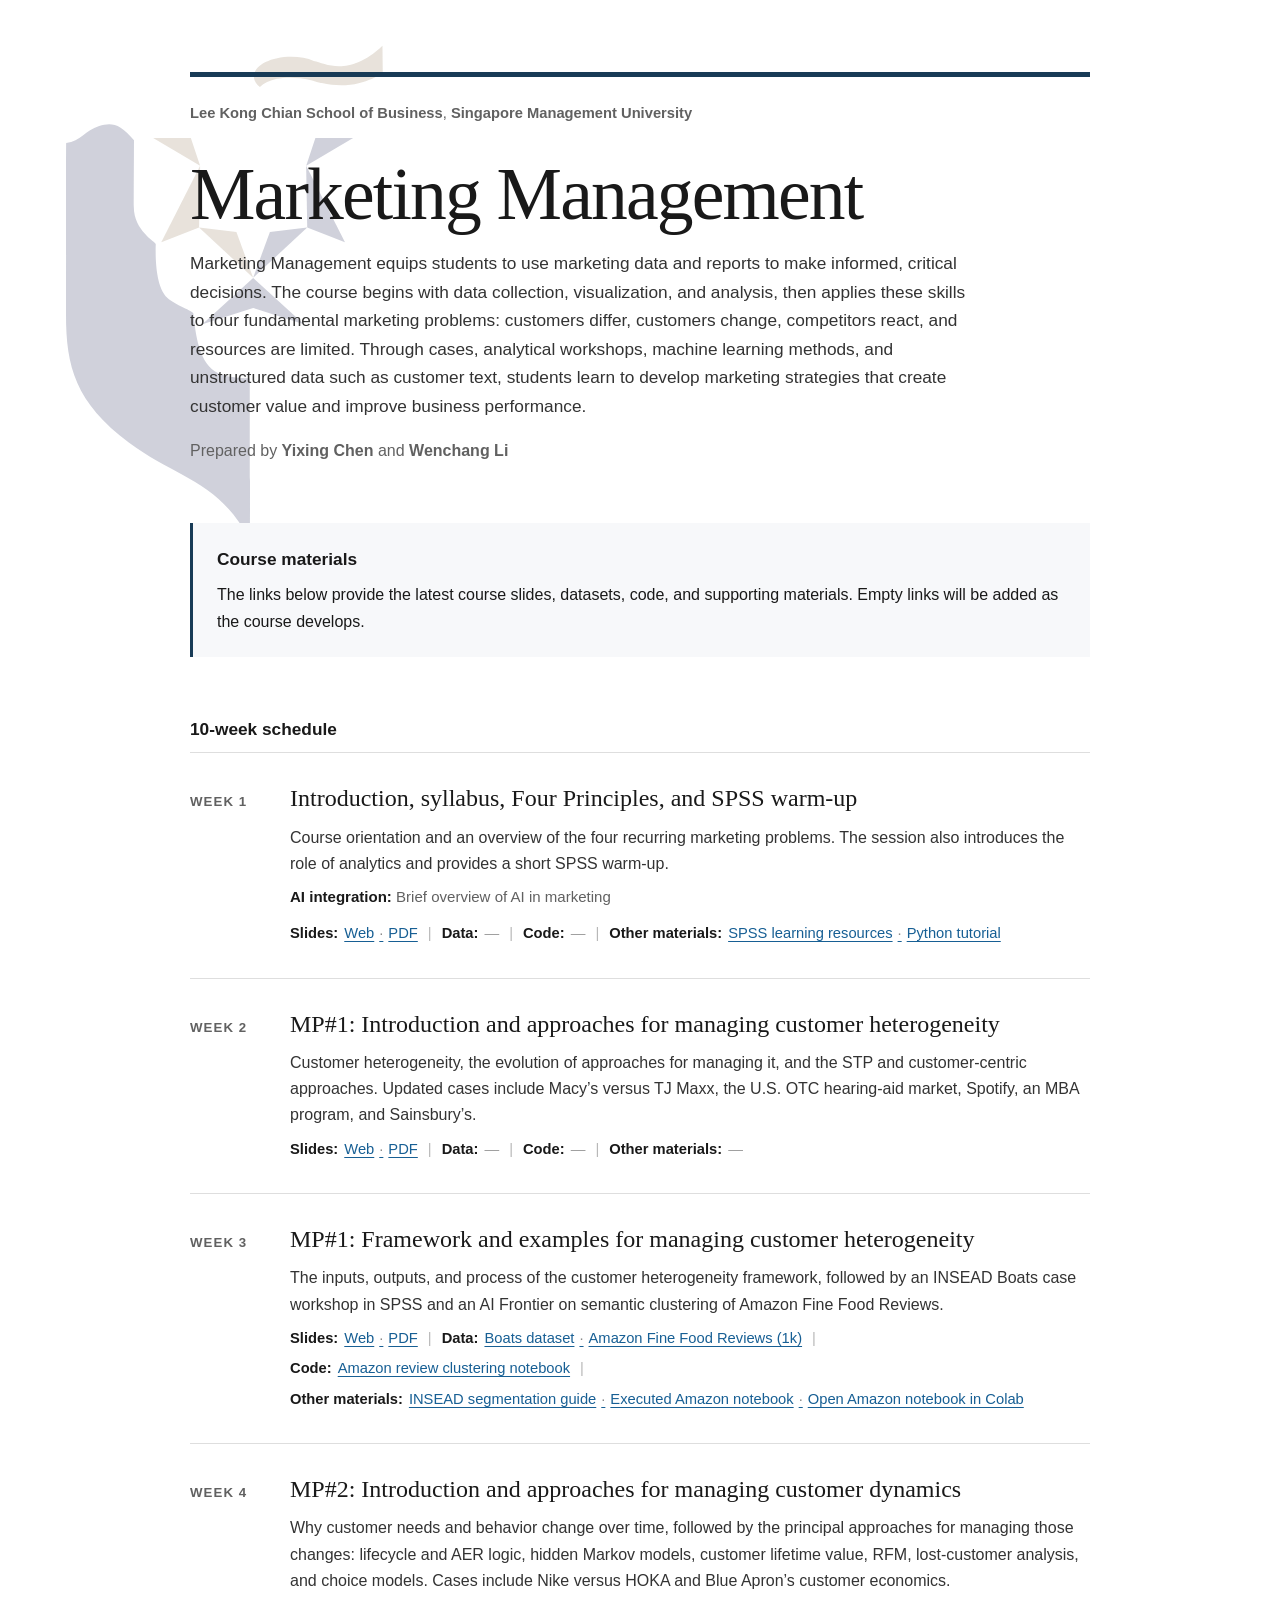
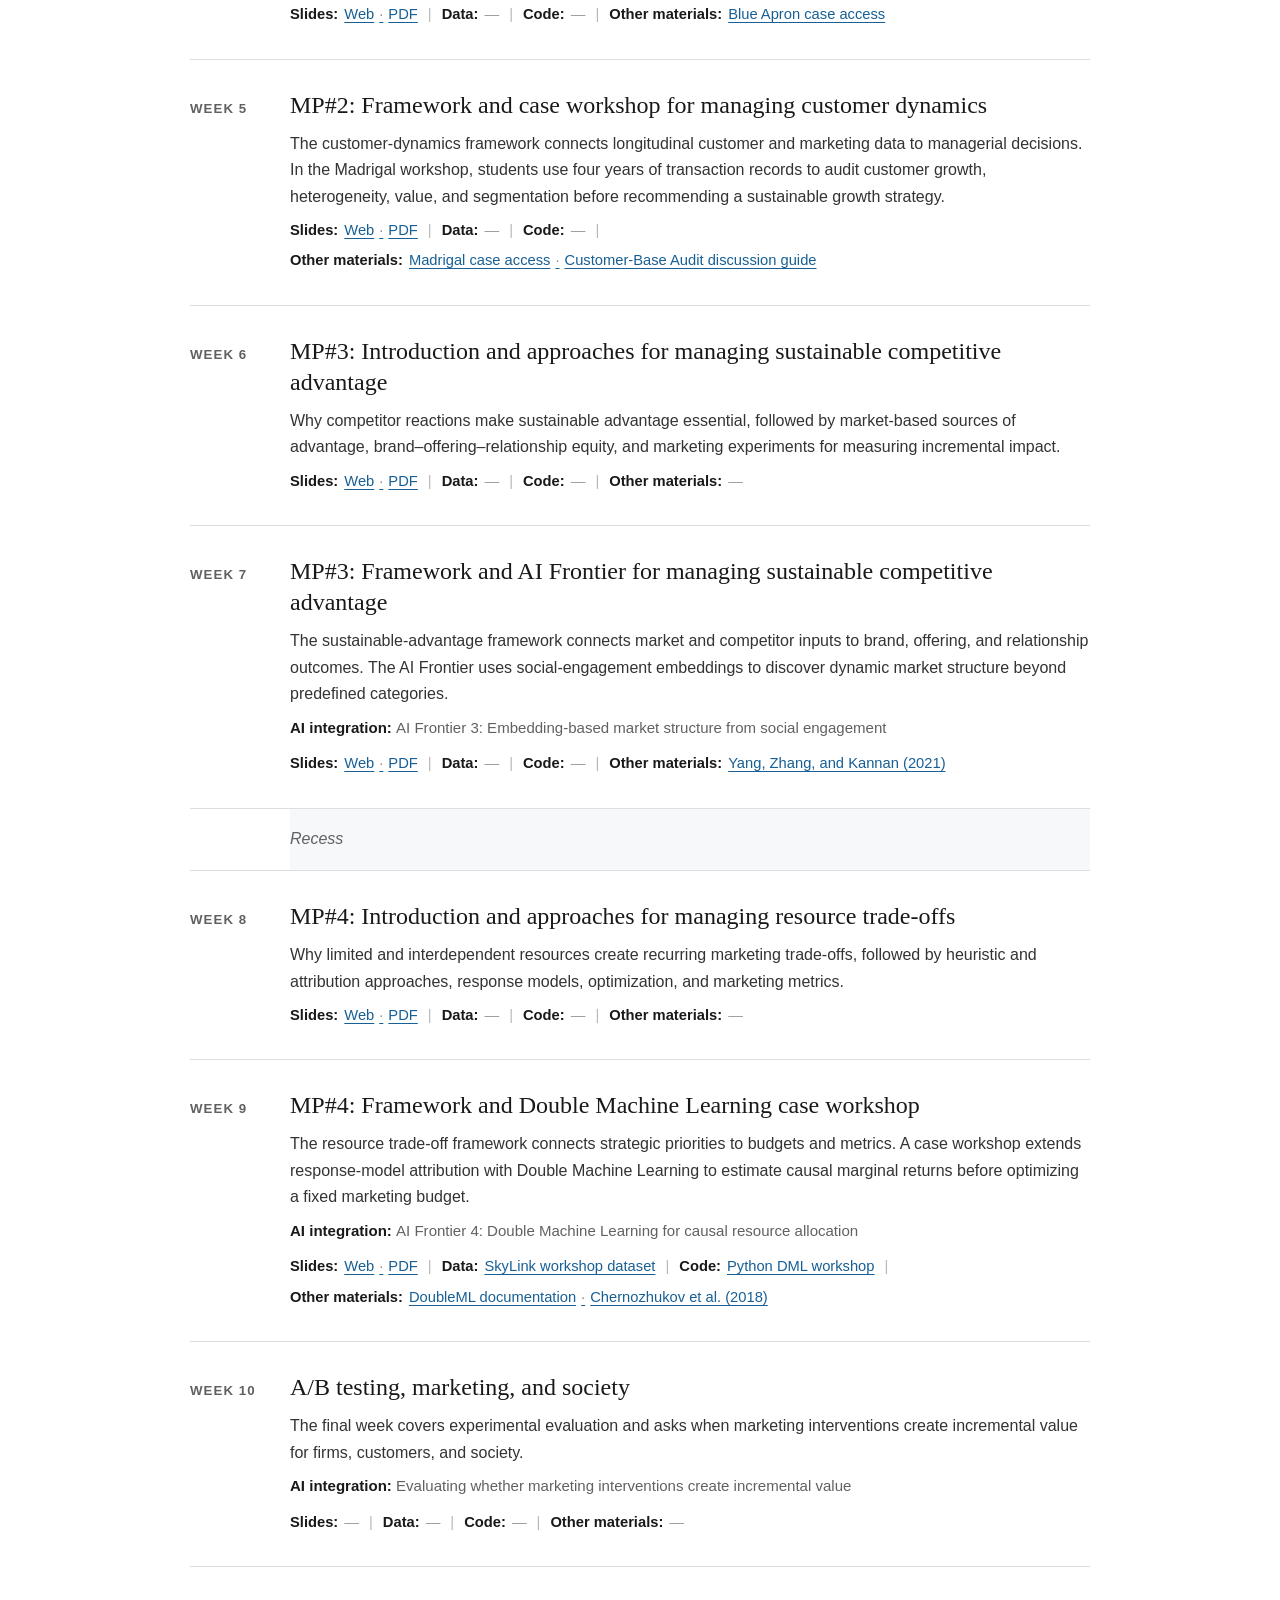
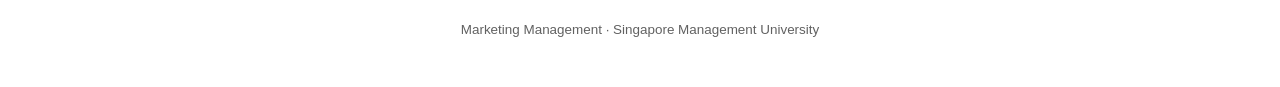
<file: index.html>
<!doctype html>
<html lang="en">
  <head>
    <meta charset="utf-8" />
    <meta name="viewport" content="width=device-width, initial-scale=1" />
    <meta name="description" content="Marketing Management course schedule and materials." />
    <title>Marketing Management</title>
    <link rel="icon" href="./assets/favicon.svg" type="image/svg+xml" />
    <link rel="stylesheet" href="./assets/css/styles.css" />
    <script src="./assets/js/course-data.js?v=8" defer></script>
    <script src="./assets/js/app.js?v=8" defer></script>
  </head>
  <body>
    <main class="page-shell">
      <header class="course-header">
        <div class="school-brand">
          <p><strong>Lee Kong Chian School of Business</strong>, <strong>Singapore Management University</strong></p>
        </div>
        <h1 id="course-title"></h1>
        <p class="course-intro" id="course-introduction"></p>
        <p class="prepared-by">Prepared by <strong>Yixing Chen</strong> and <strong>Wenchang Li</strong></p>
      </header>

      <section class="course-information" aria-labelledby="information-title">
        <h2 id="information-title">Course materials</h2>
        <p>
          The links below provide the latest course slides, datasets, code, and supporting materials.
          Empty links will be added as the course develops.
        </p>
      </section>

      <section class="schedule" aria-labelledby="schedule-title">
        <h2 id="schedule-title">10-week schedule</h2>
        <div id="week-list"></div>
      </section>

      <footer>
        <p>Marketing Management · Singapore Management University</p>
      </footer>
    </main>
  </body>
</html>
</file>
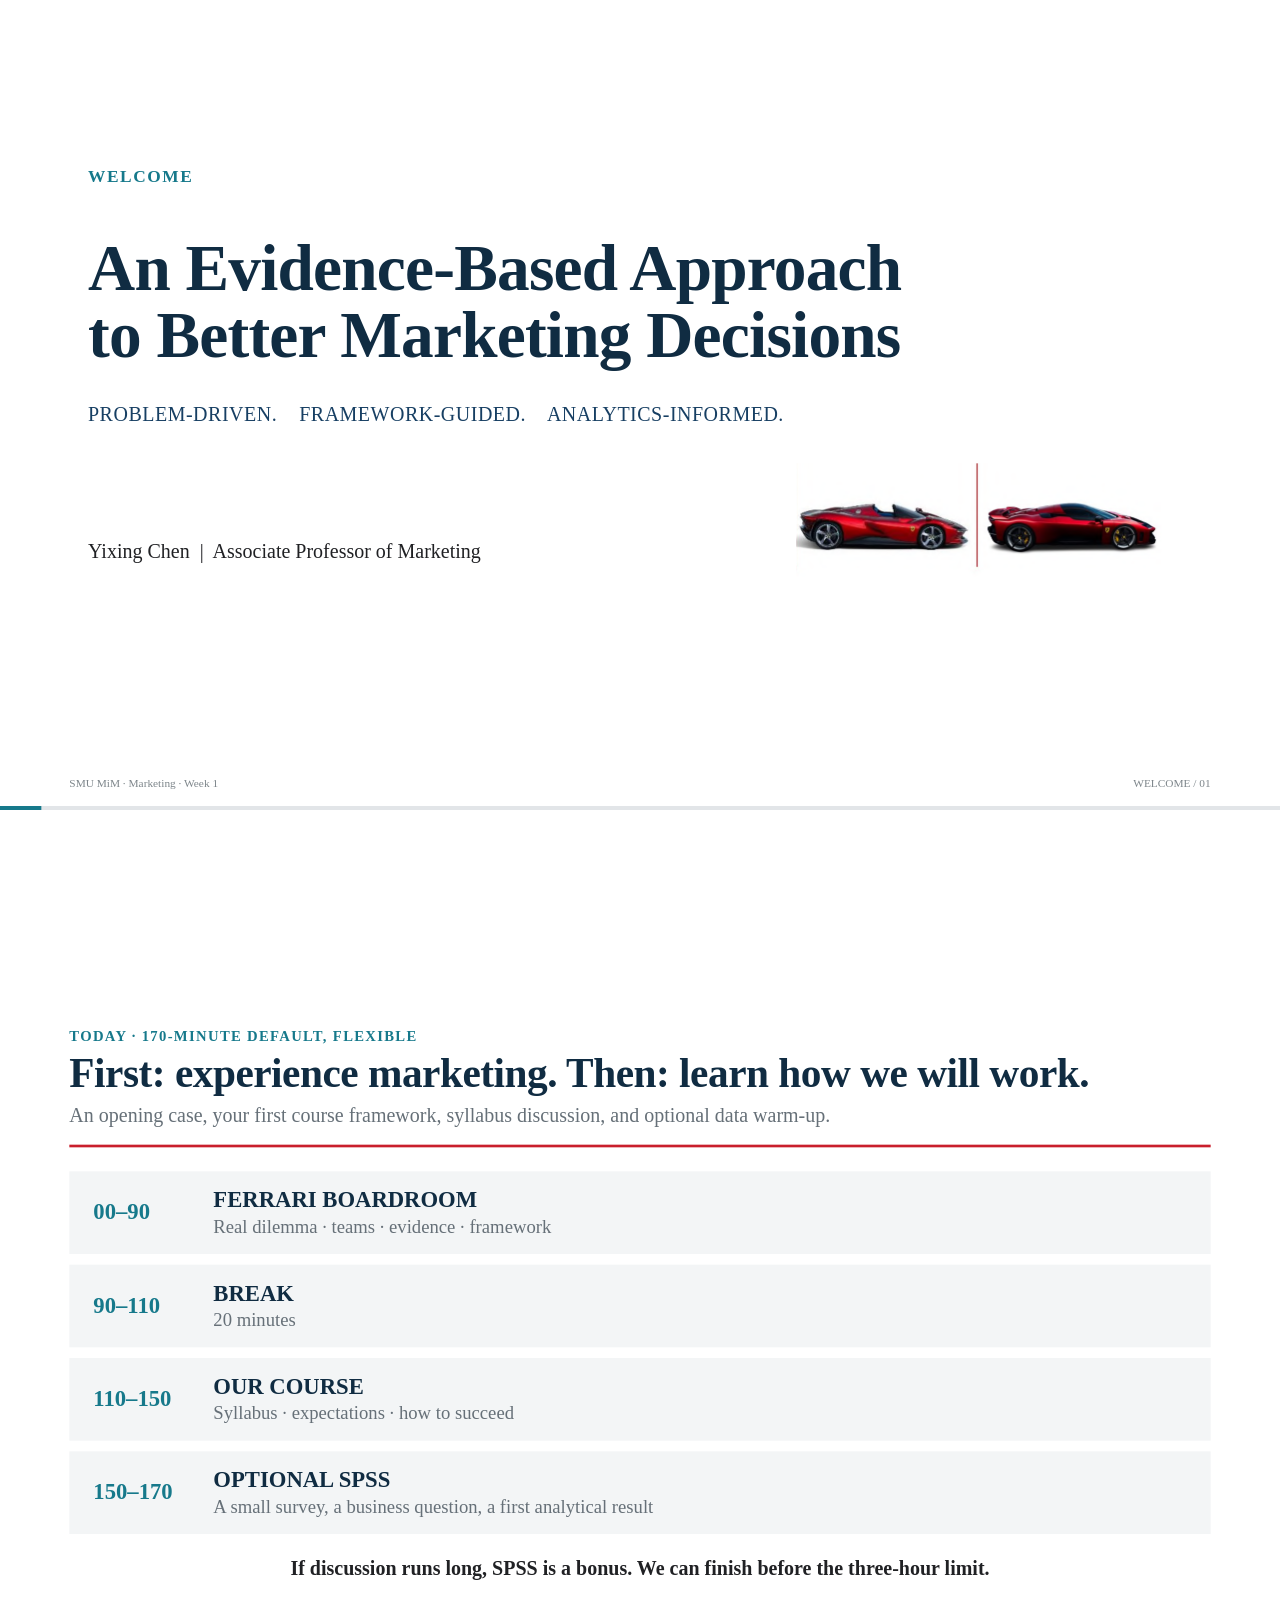
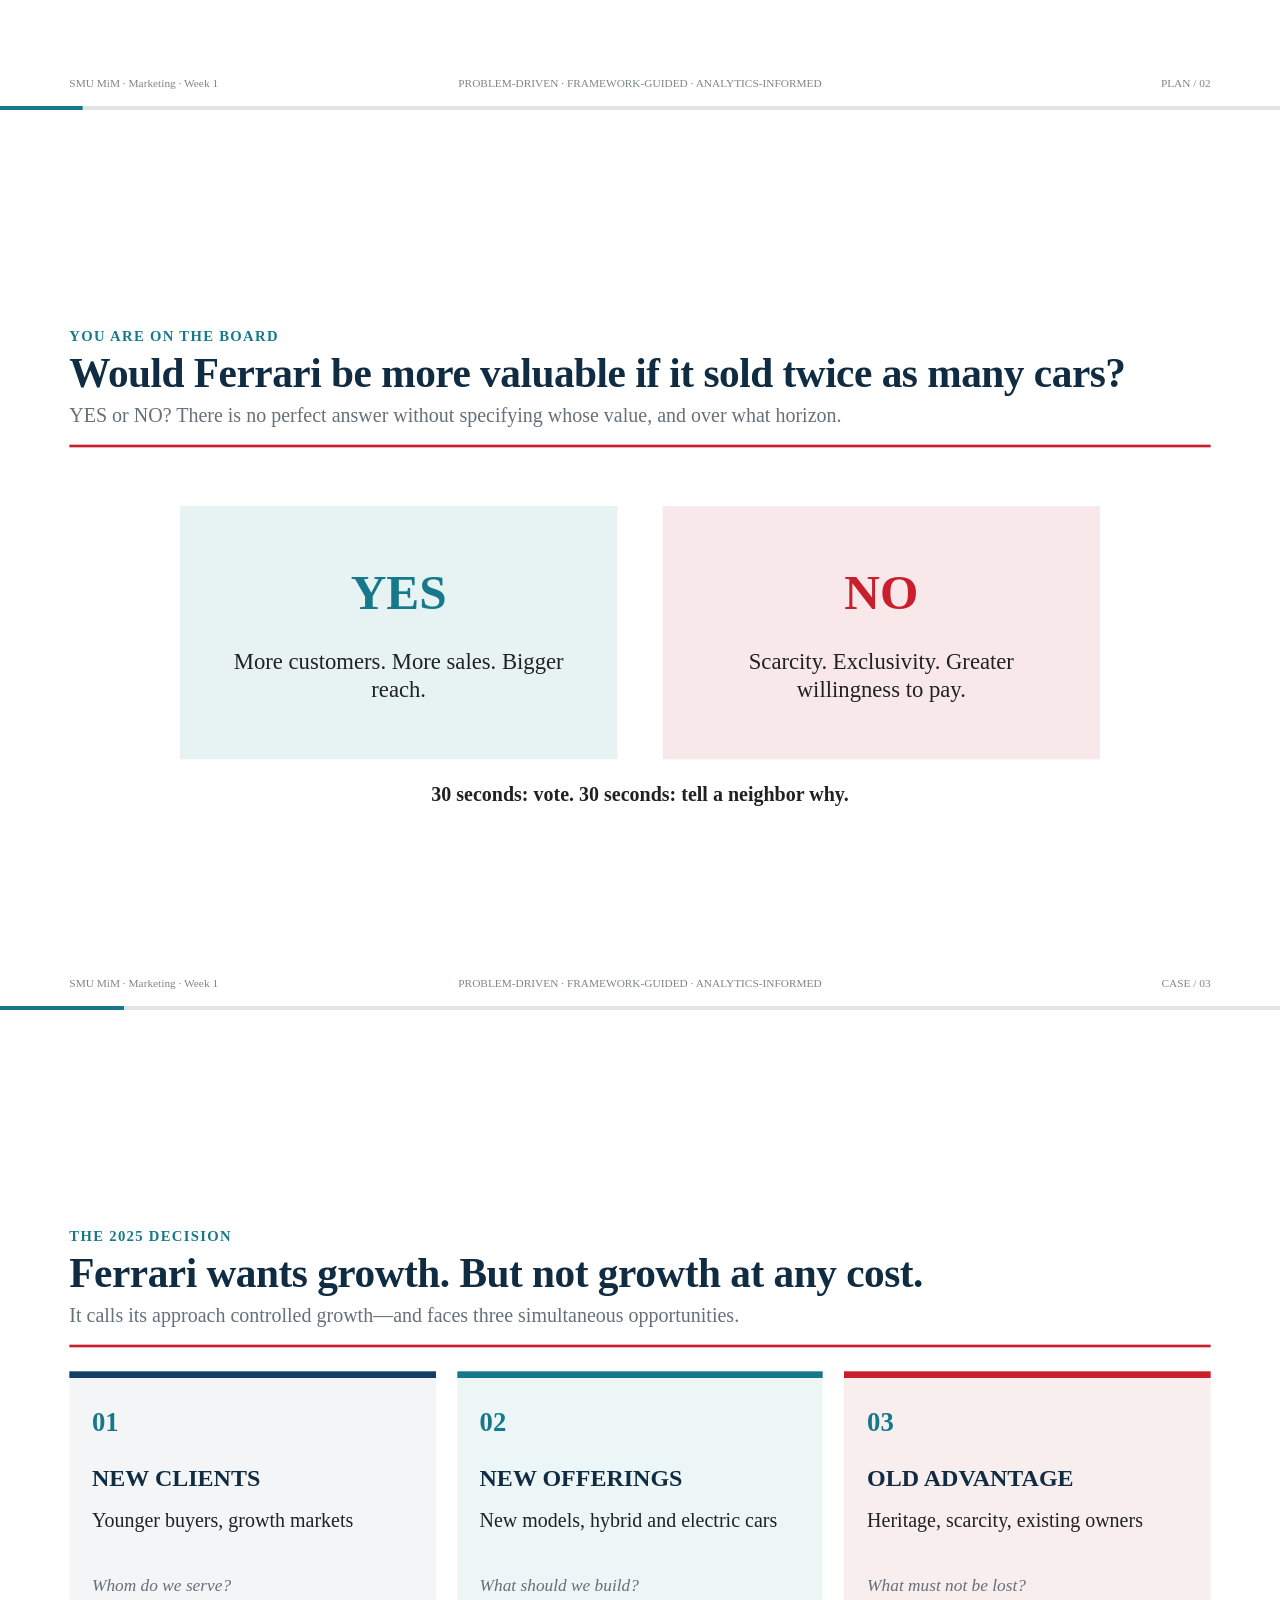
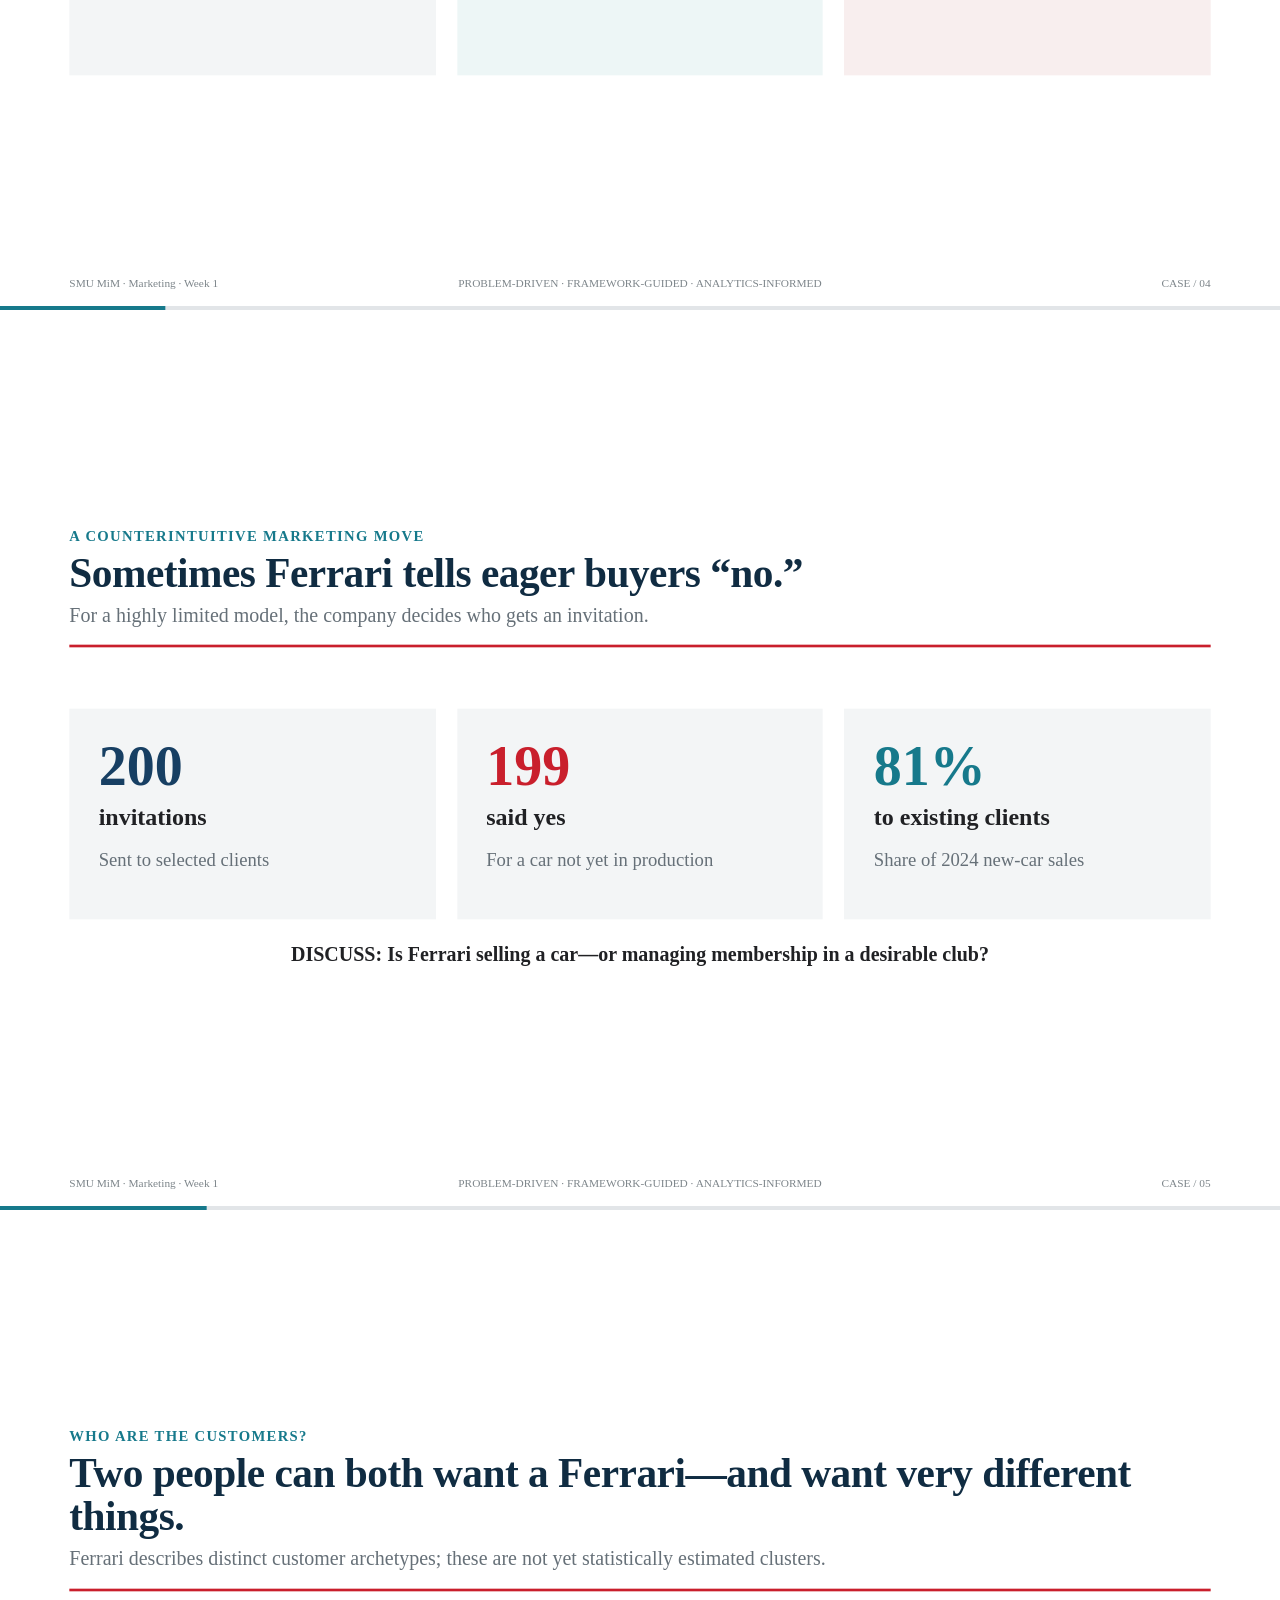
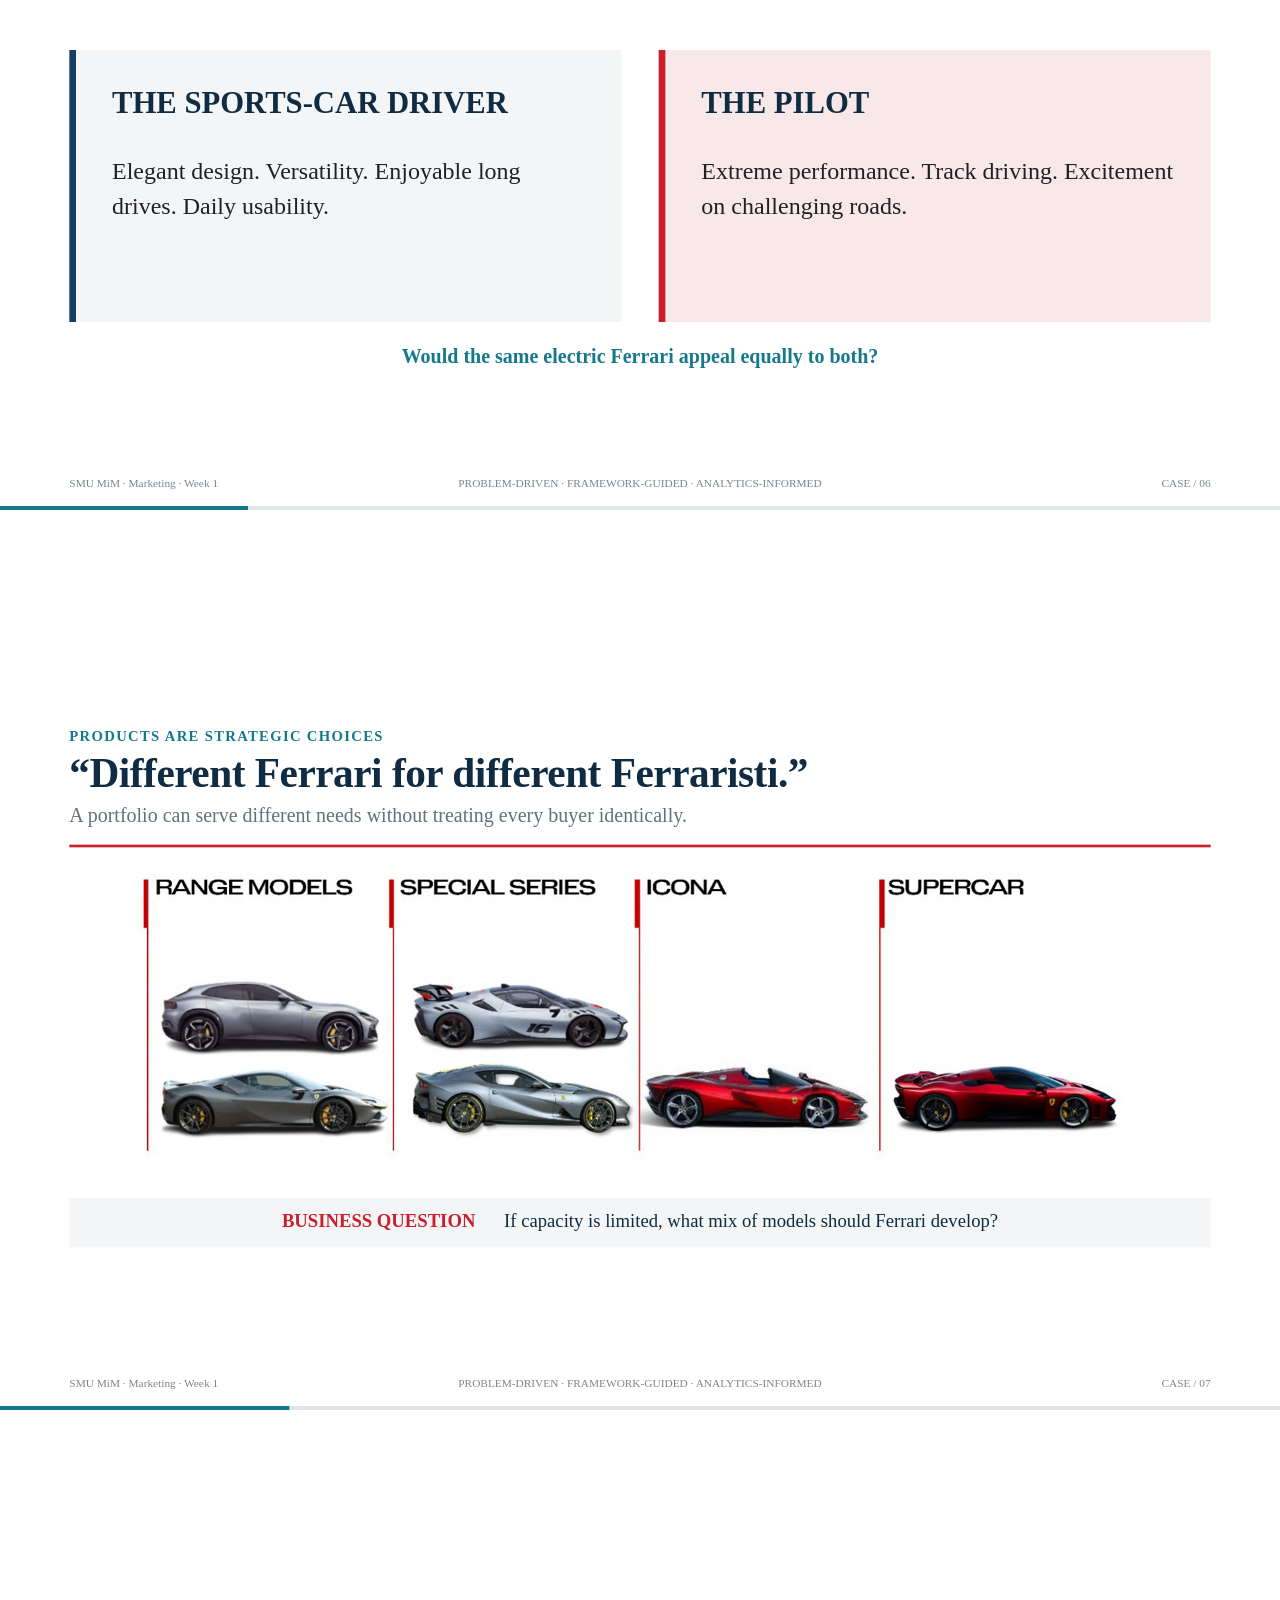
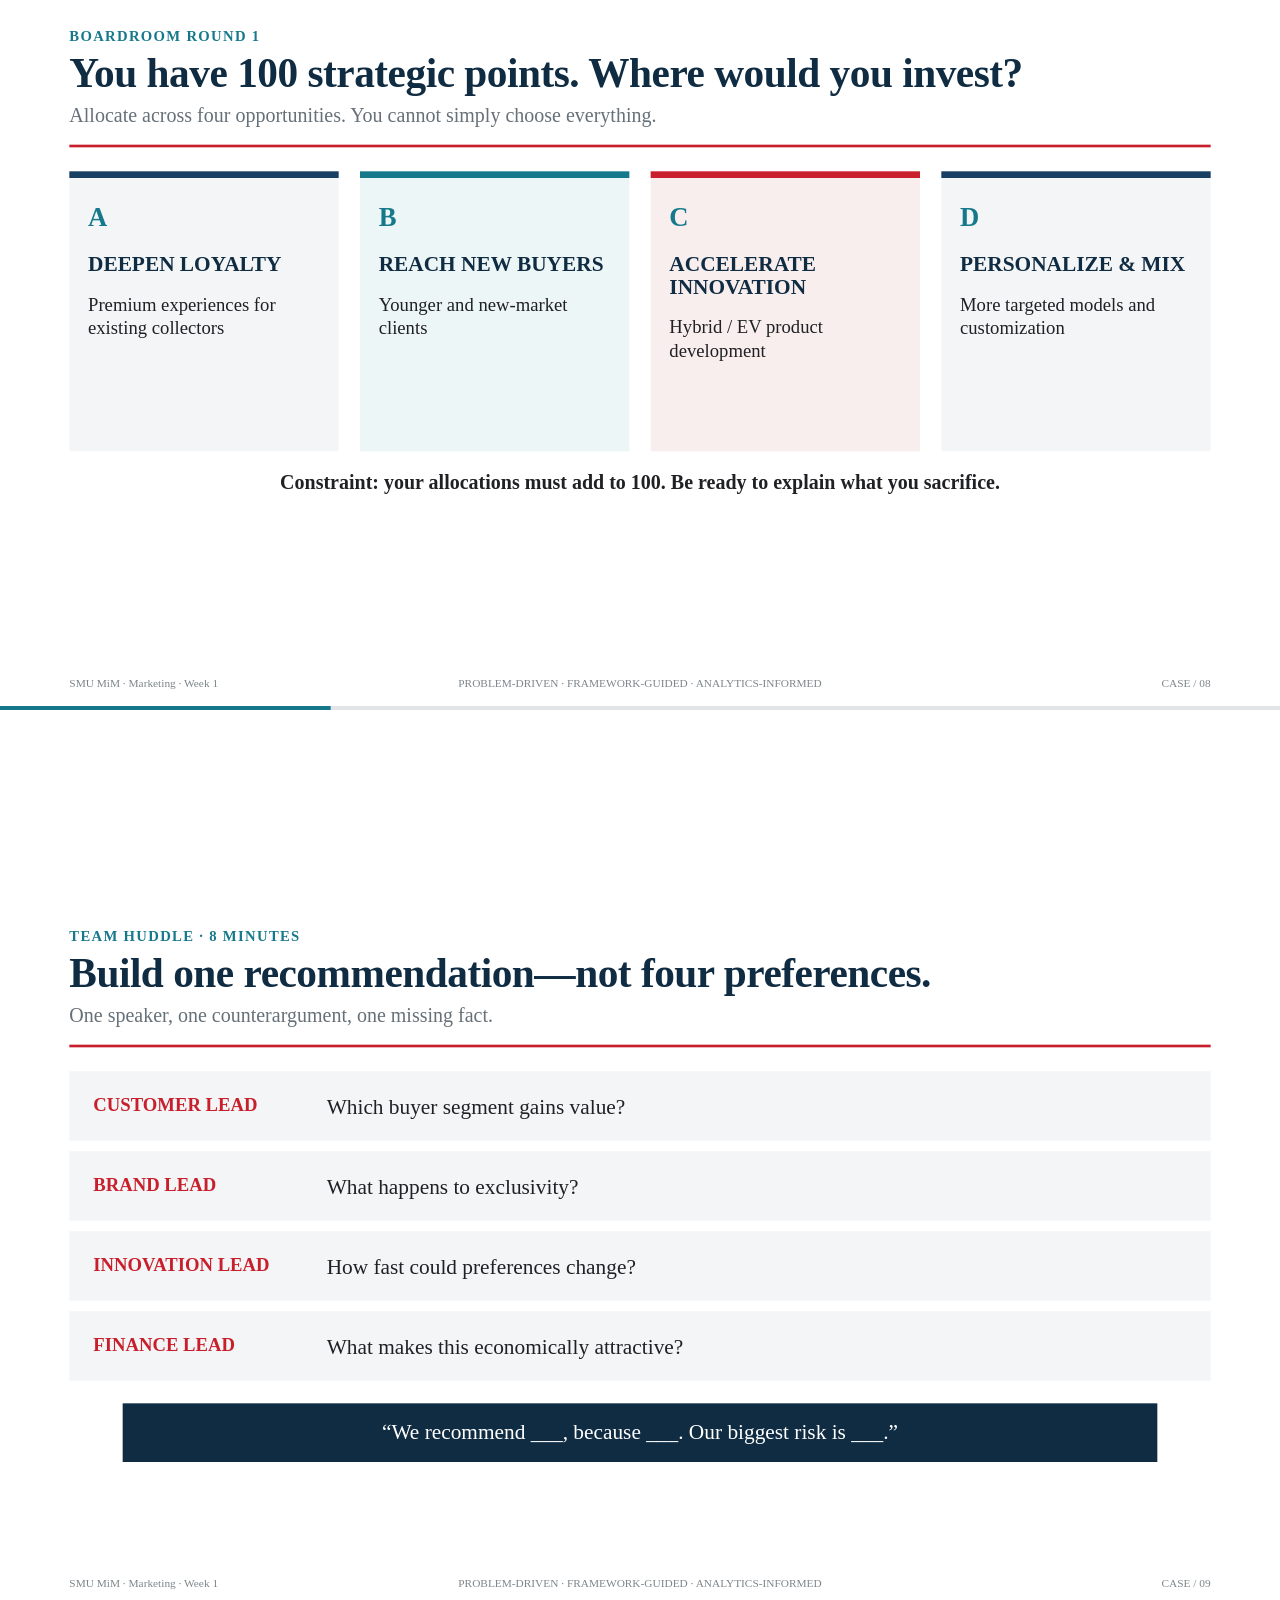
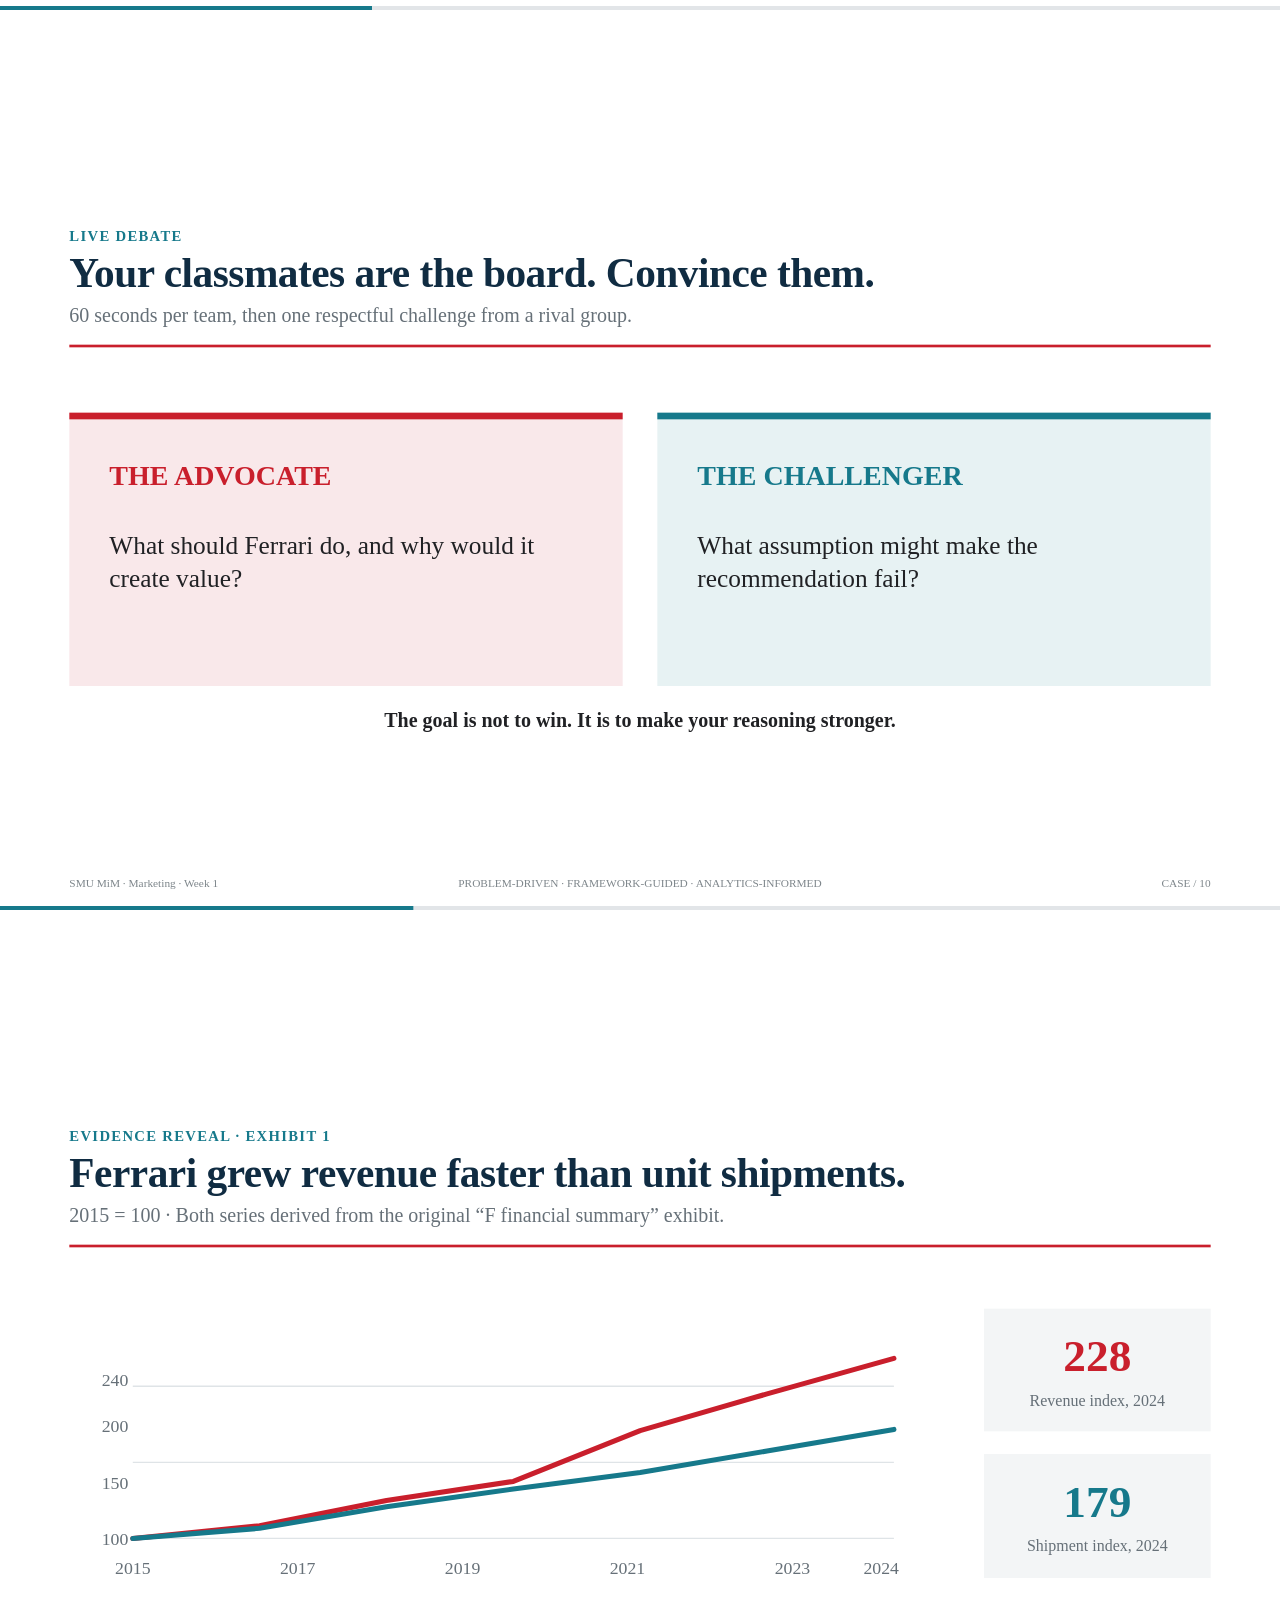
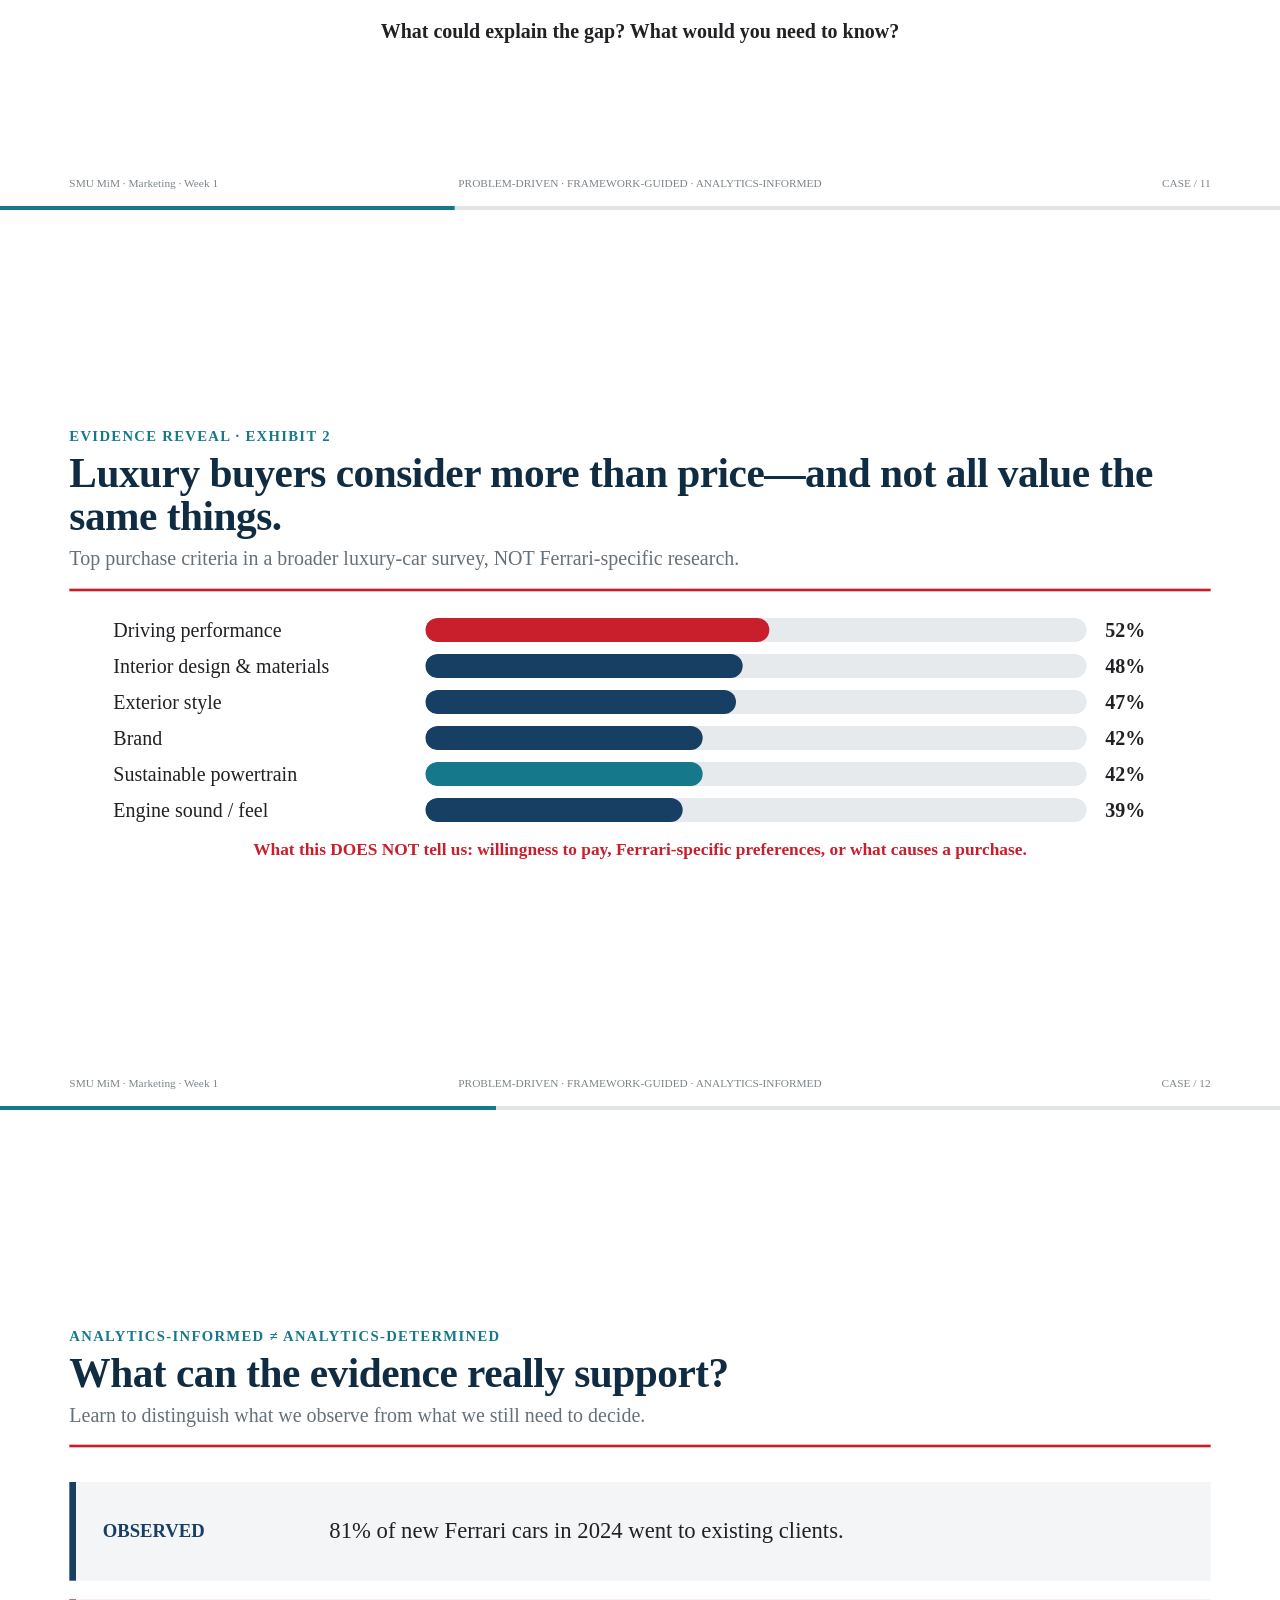
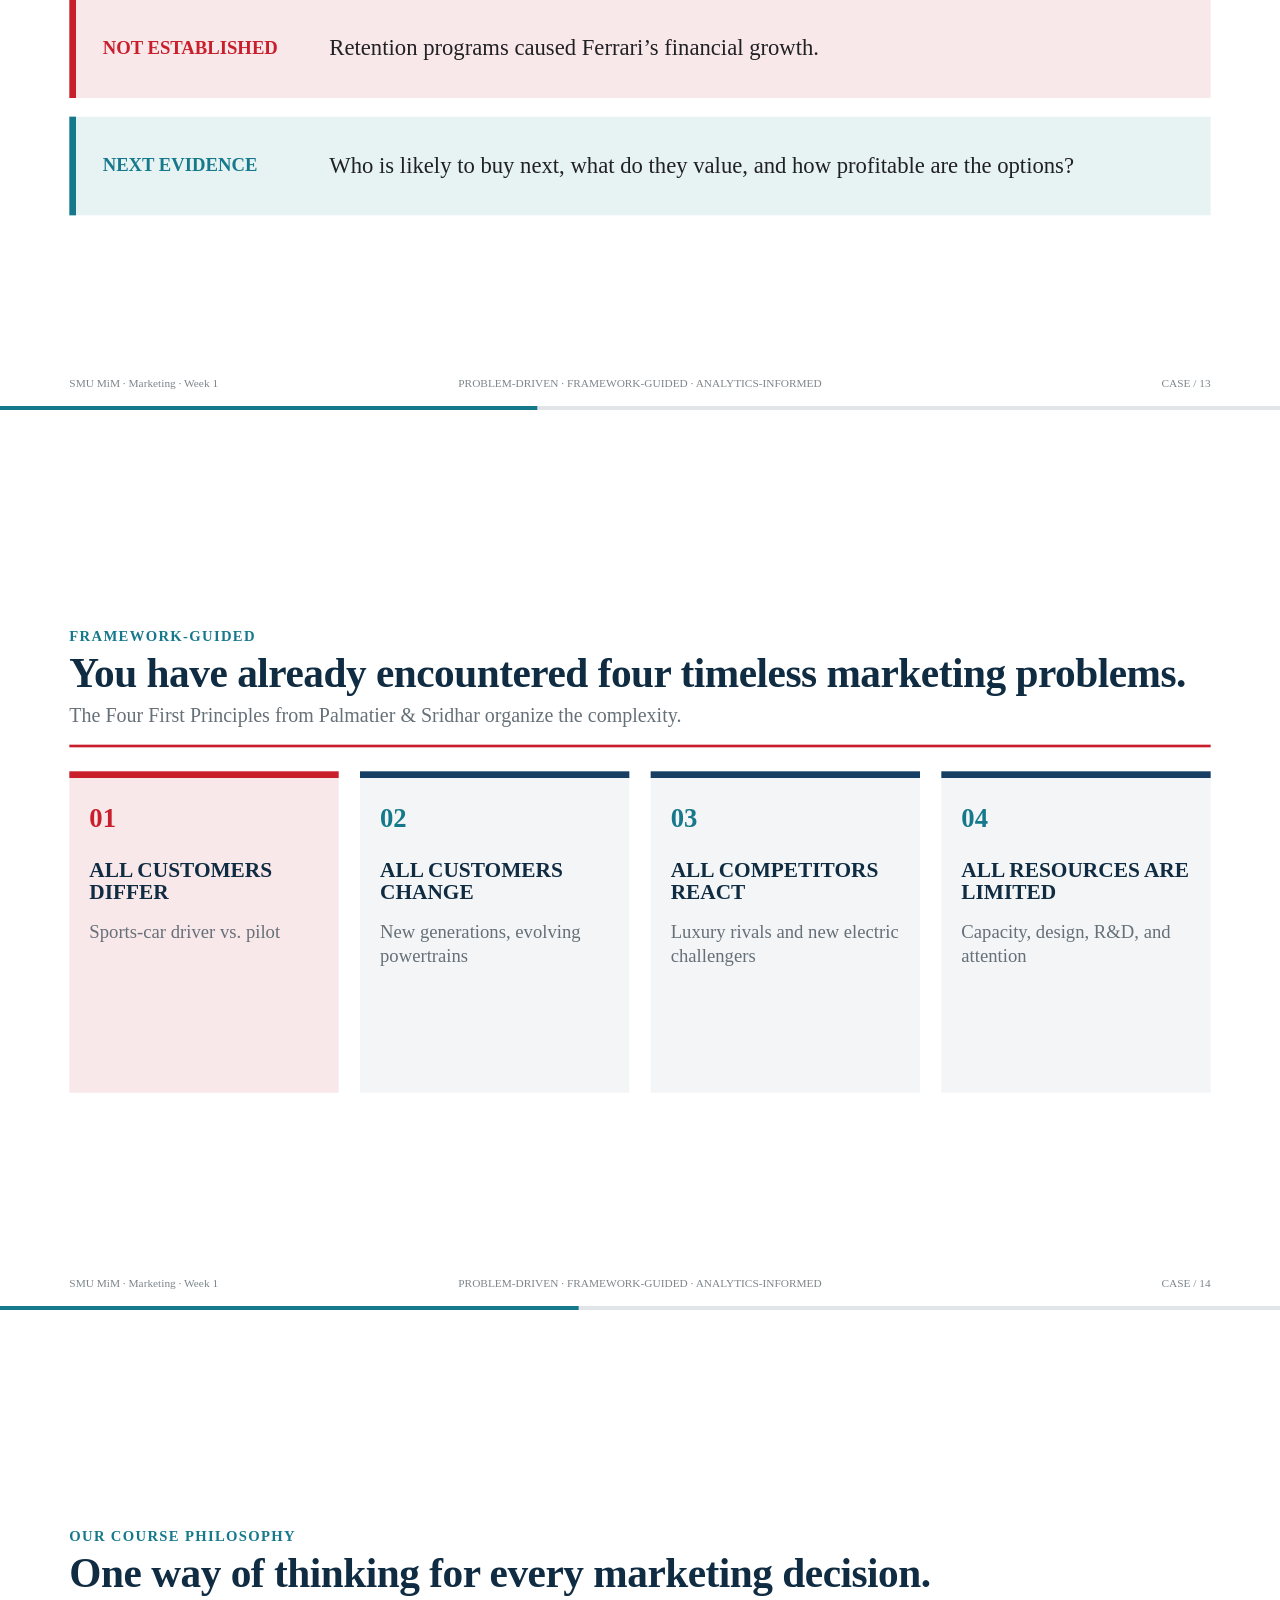
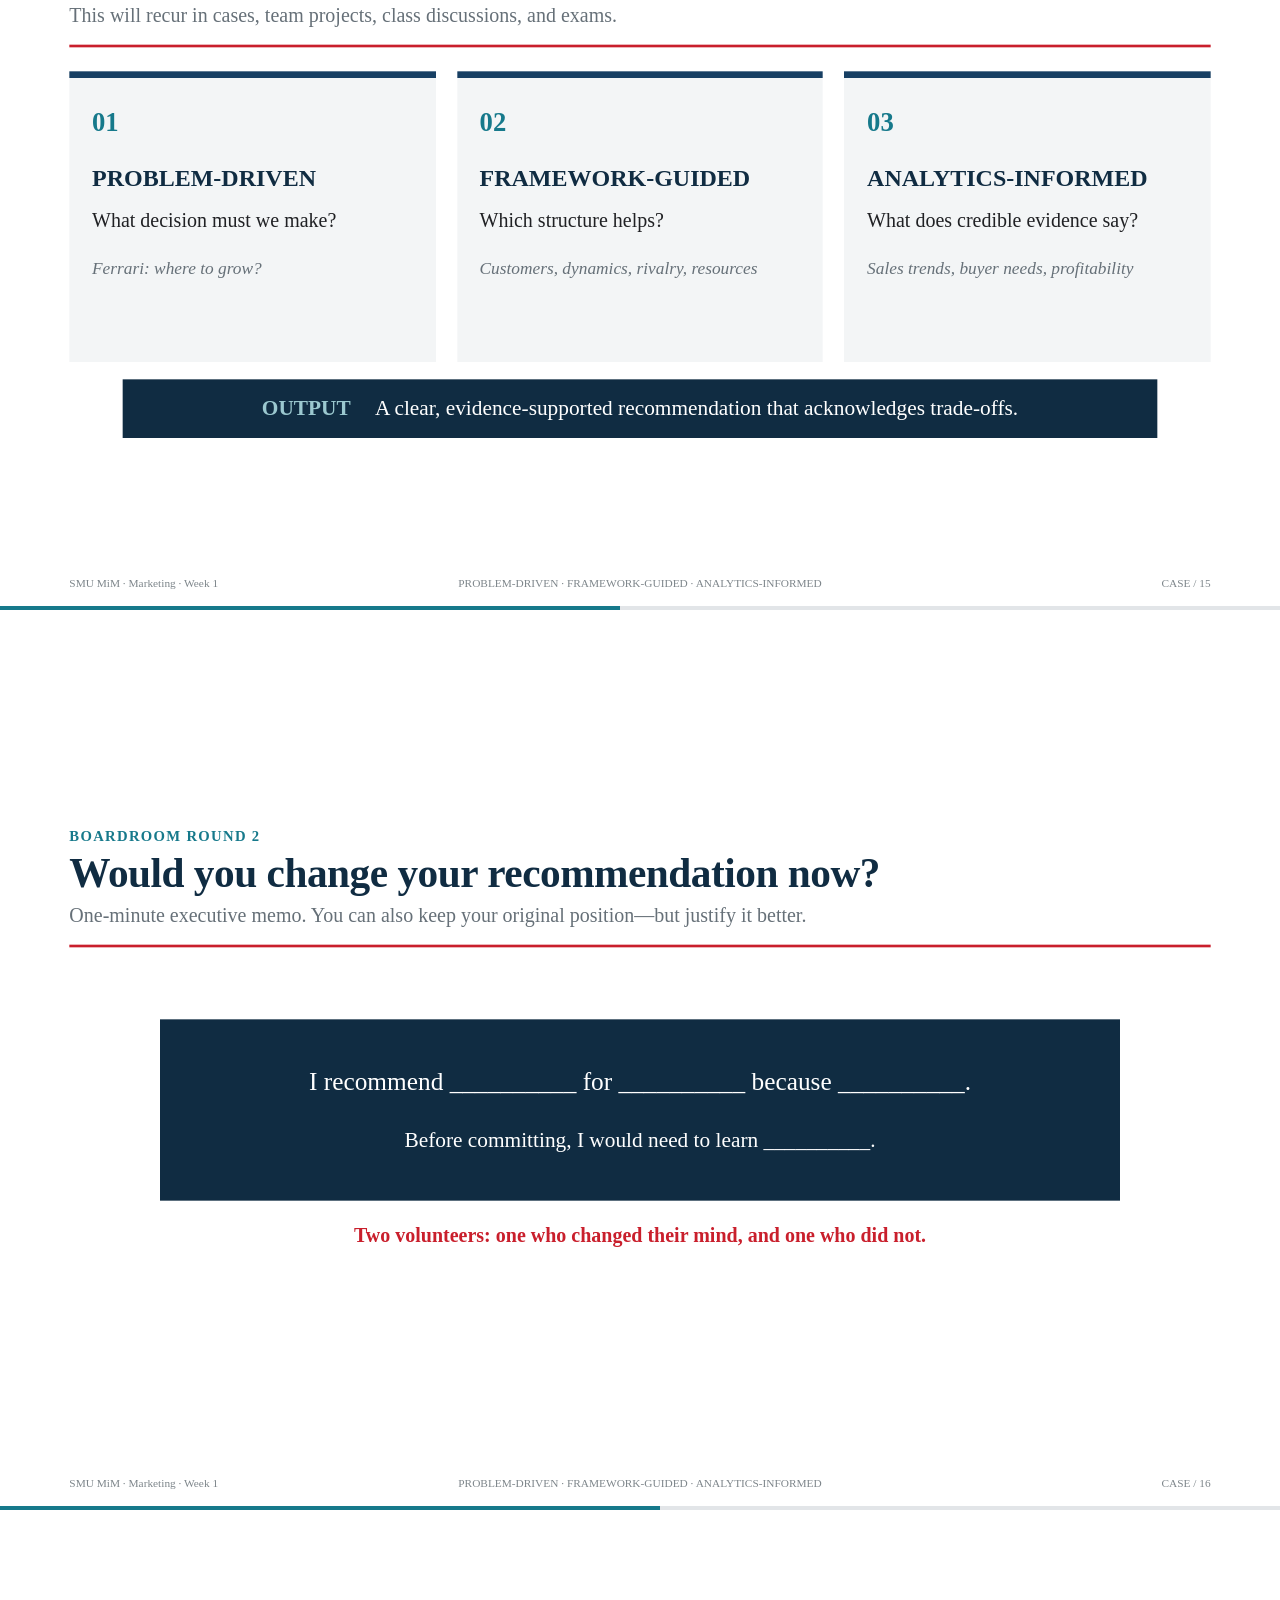
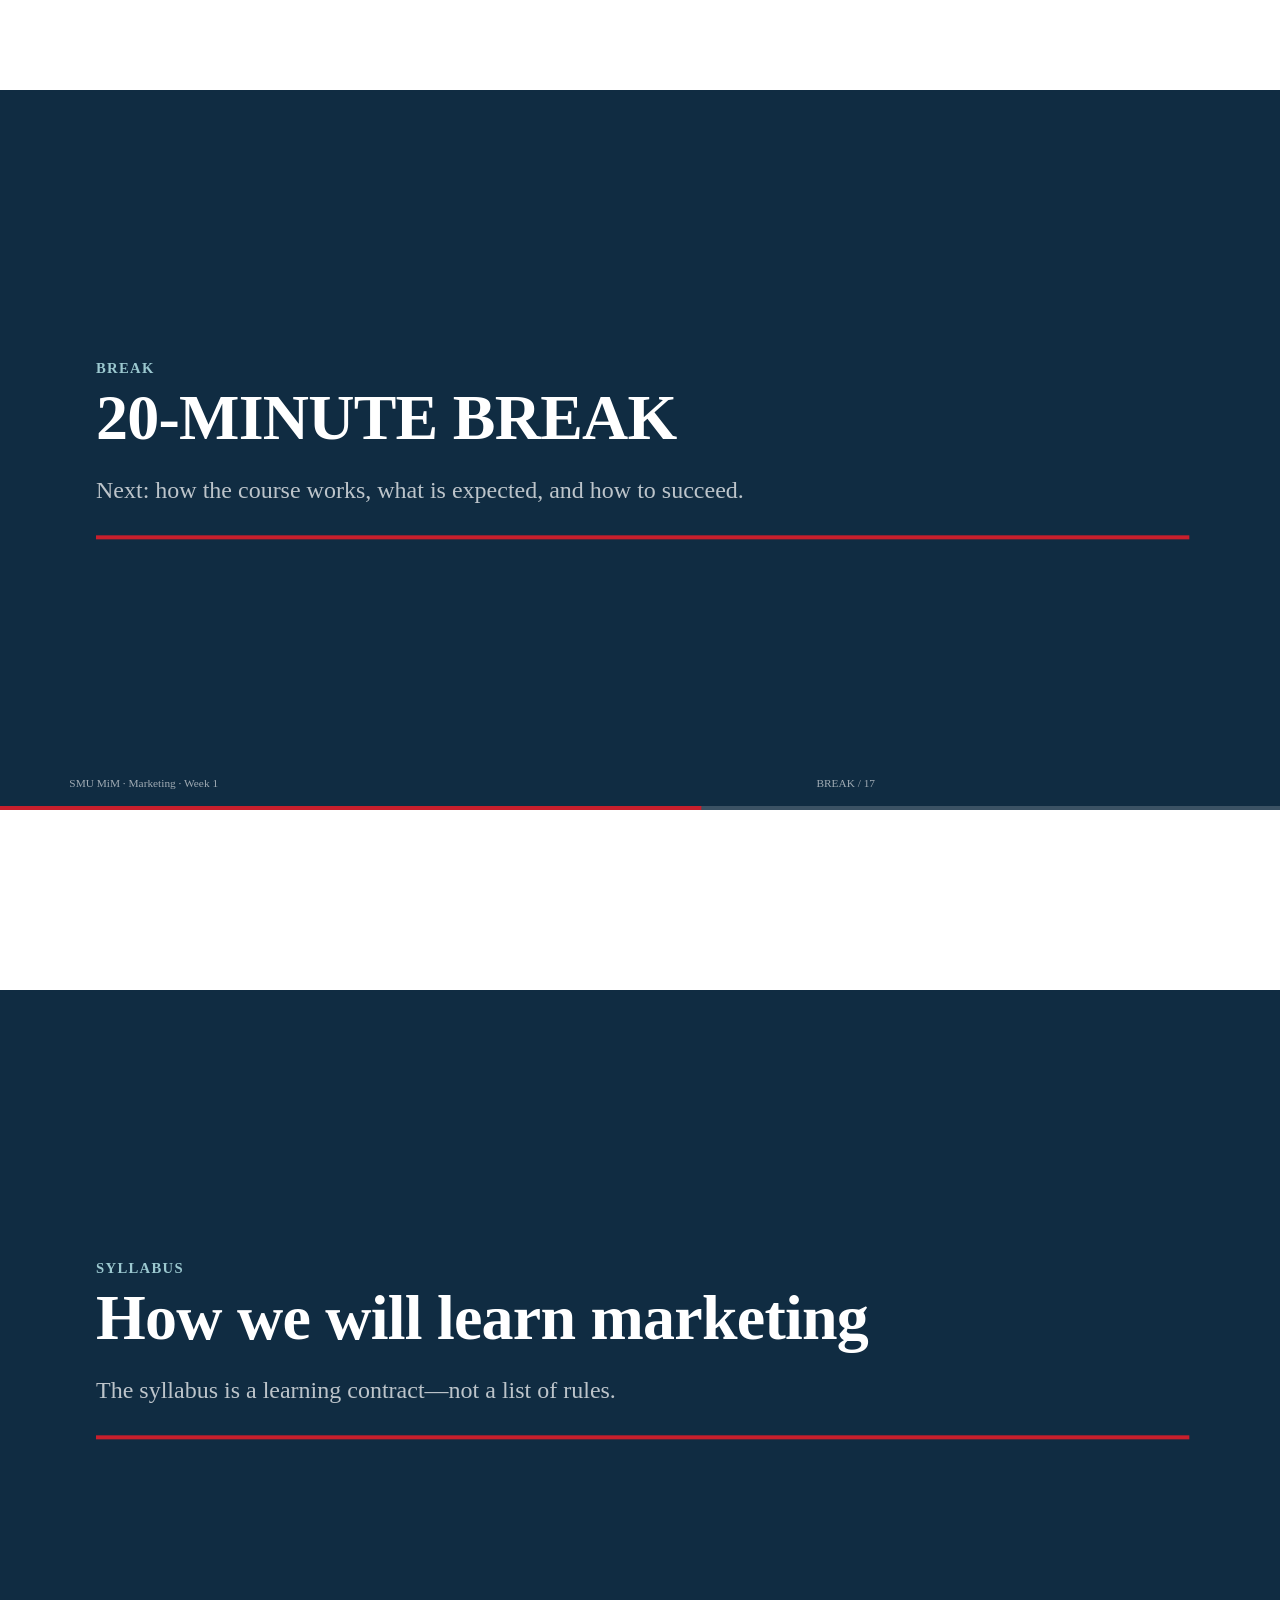
<file: materials/slides/week-01-introduction.html>
<!doctype html>
<html lang="en">
  <head>
    <meta charset="utf-8" />
    <meta name="viewport" content="width=device-width, initial-scale=1" />
    <title>Week 1 · An Evidence-Based Approach to Better Marketing Decisions</title>
    <link rel="icon" href="../../assets/favicon.svg" type="image/svg+xml" />
    <link rel="stylesheet" href="../../assets/css/week-01-deck.css?v=1" />
    <script src="../../assets/js/week-01-content.js?v=1" defer></script>
    <script src="../../assets/js/week-01-deck.js?v=1" defer></script>
  </head>
  <body>
    <main id="deck" aria-label="Week 1 course slides"></main>
  </body>
</html>
</file>
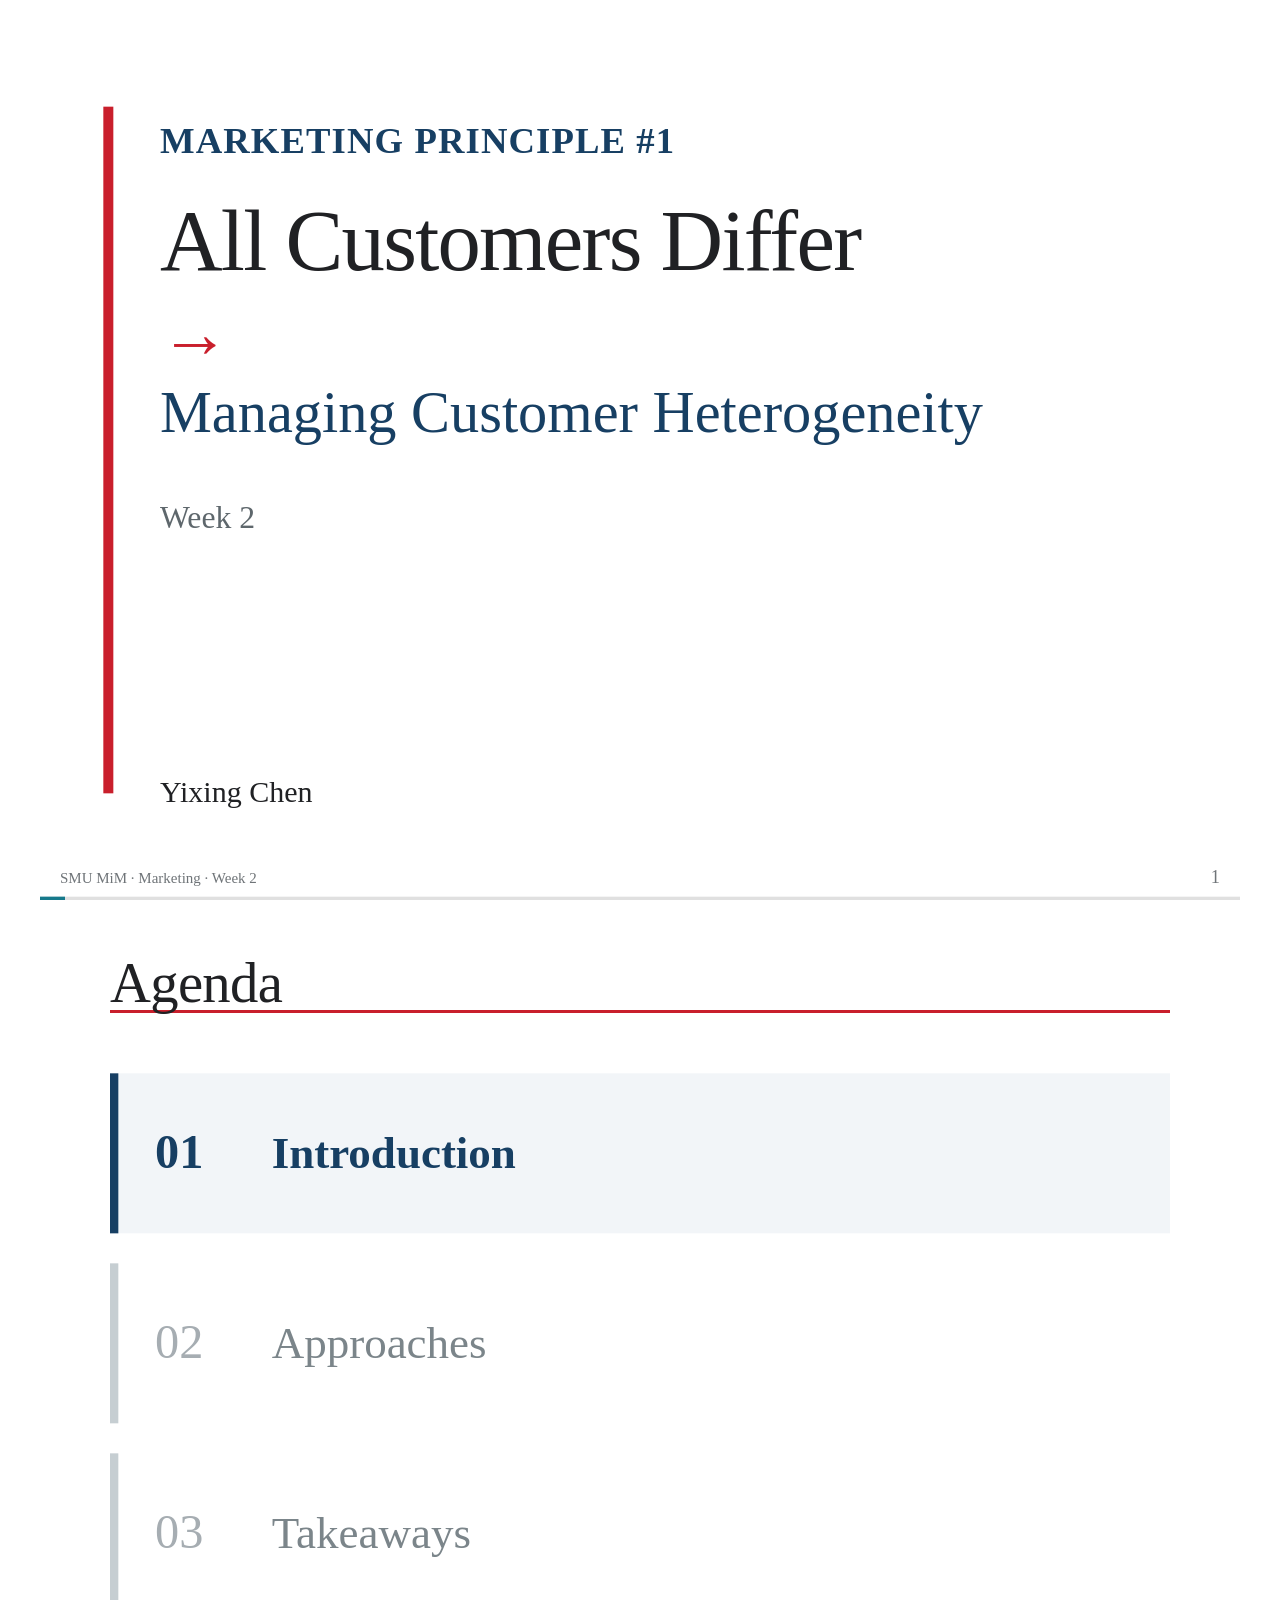
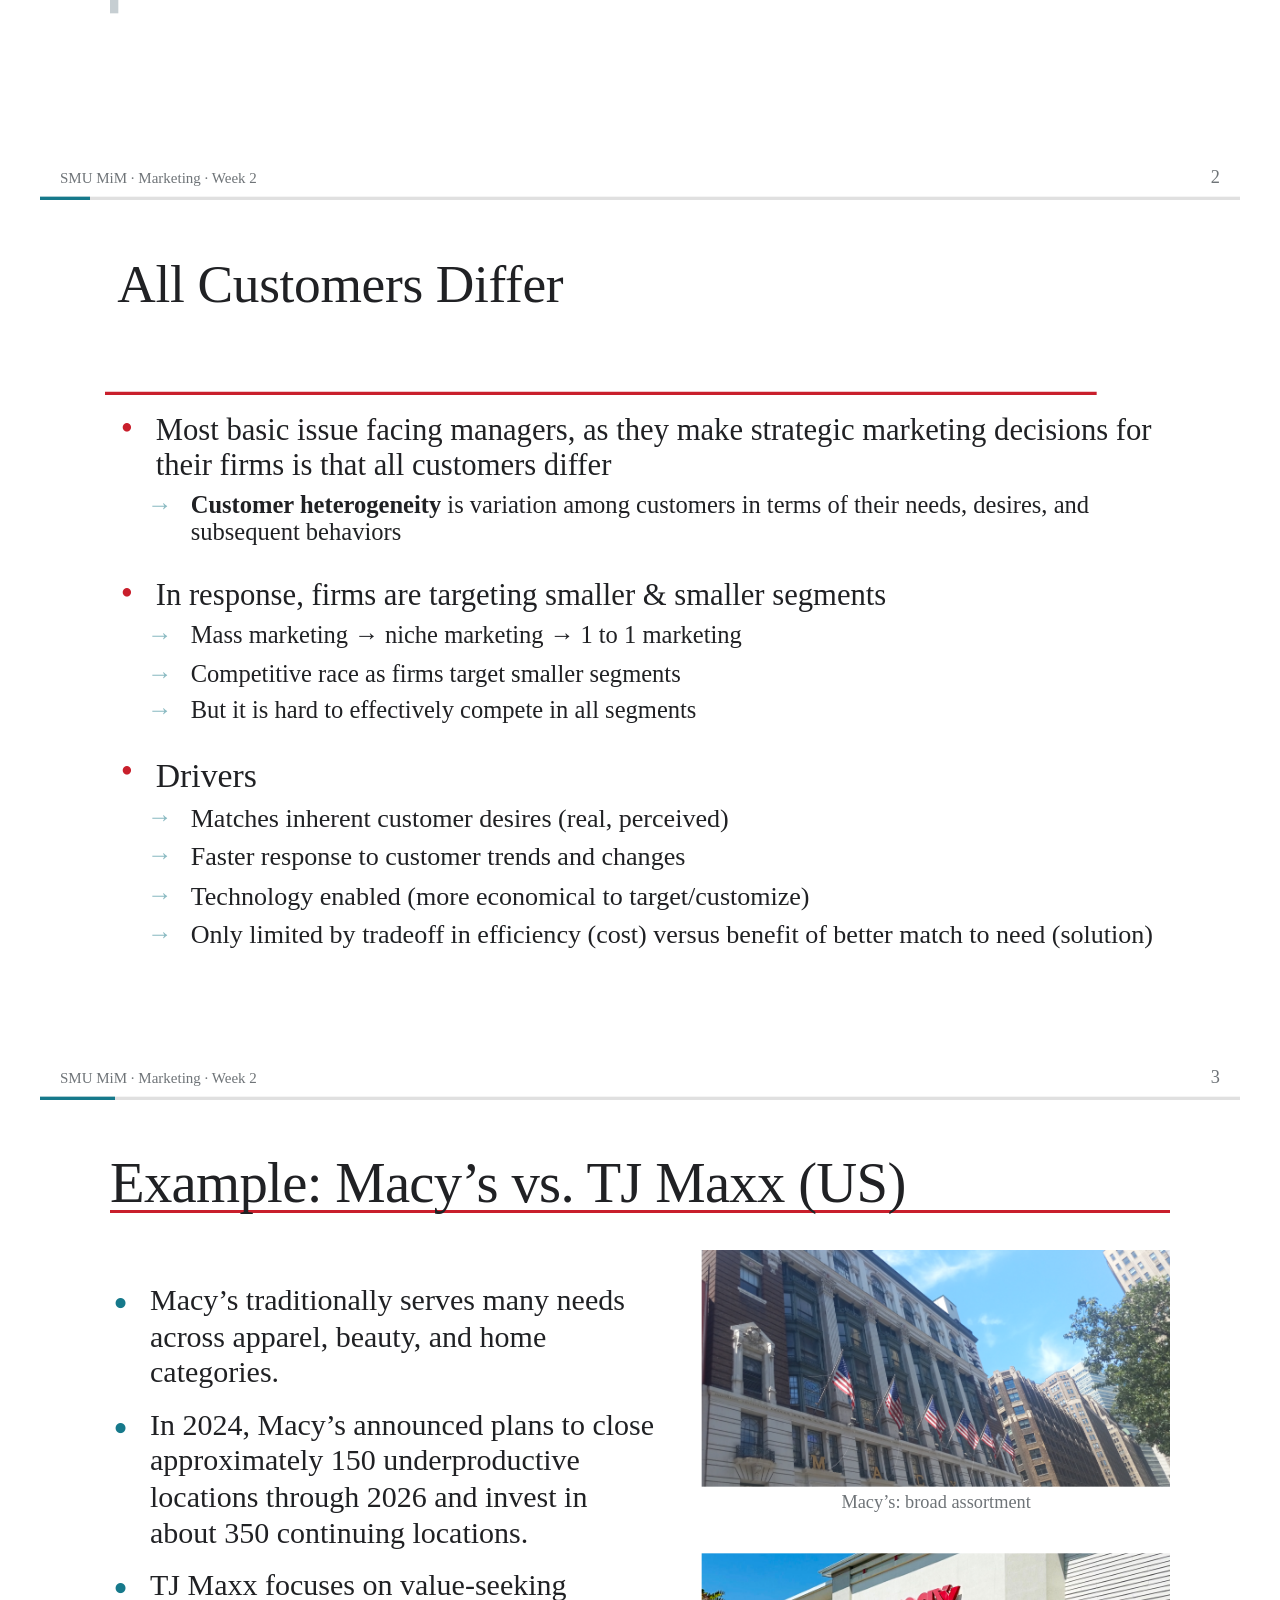
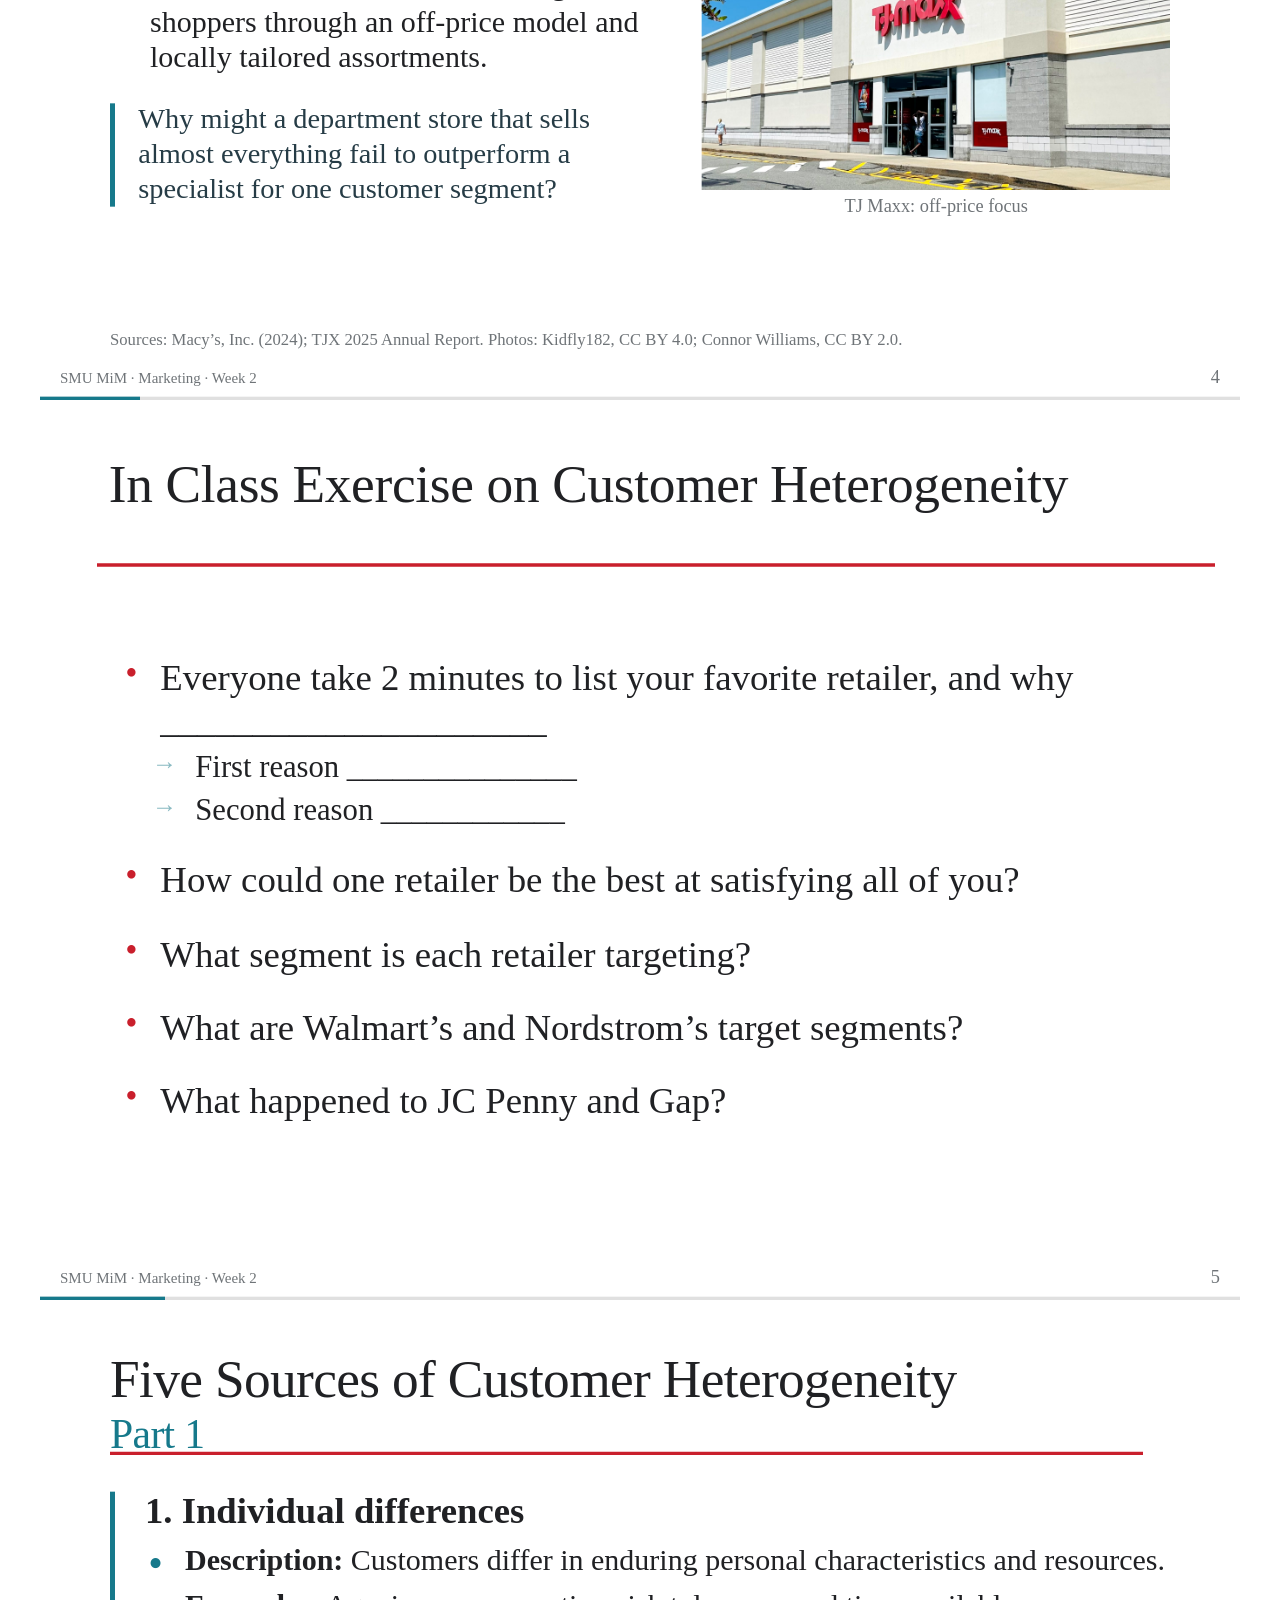
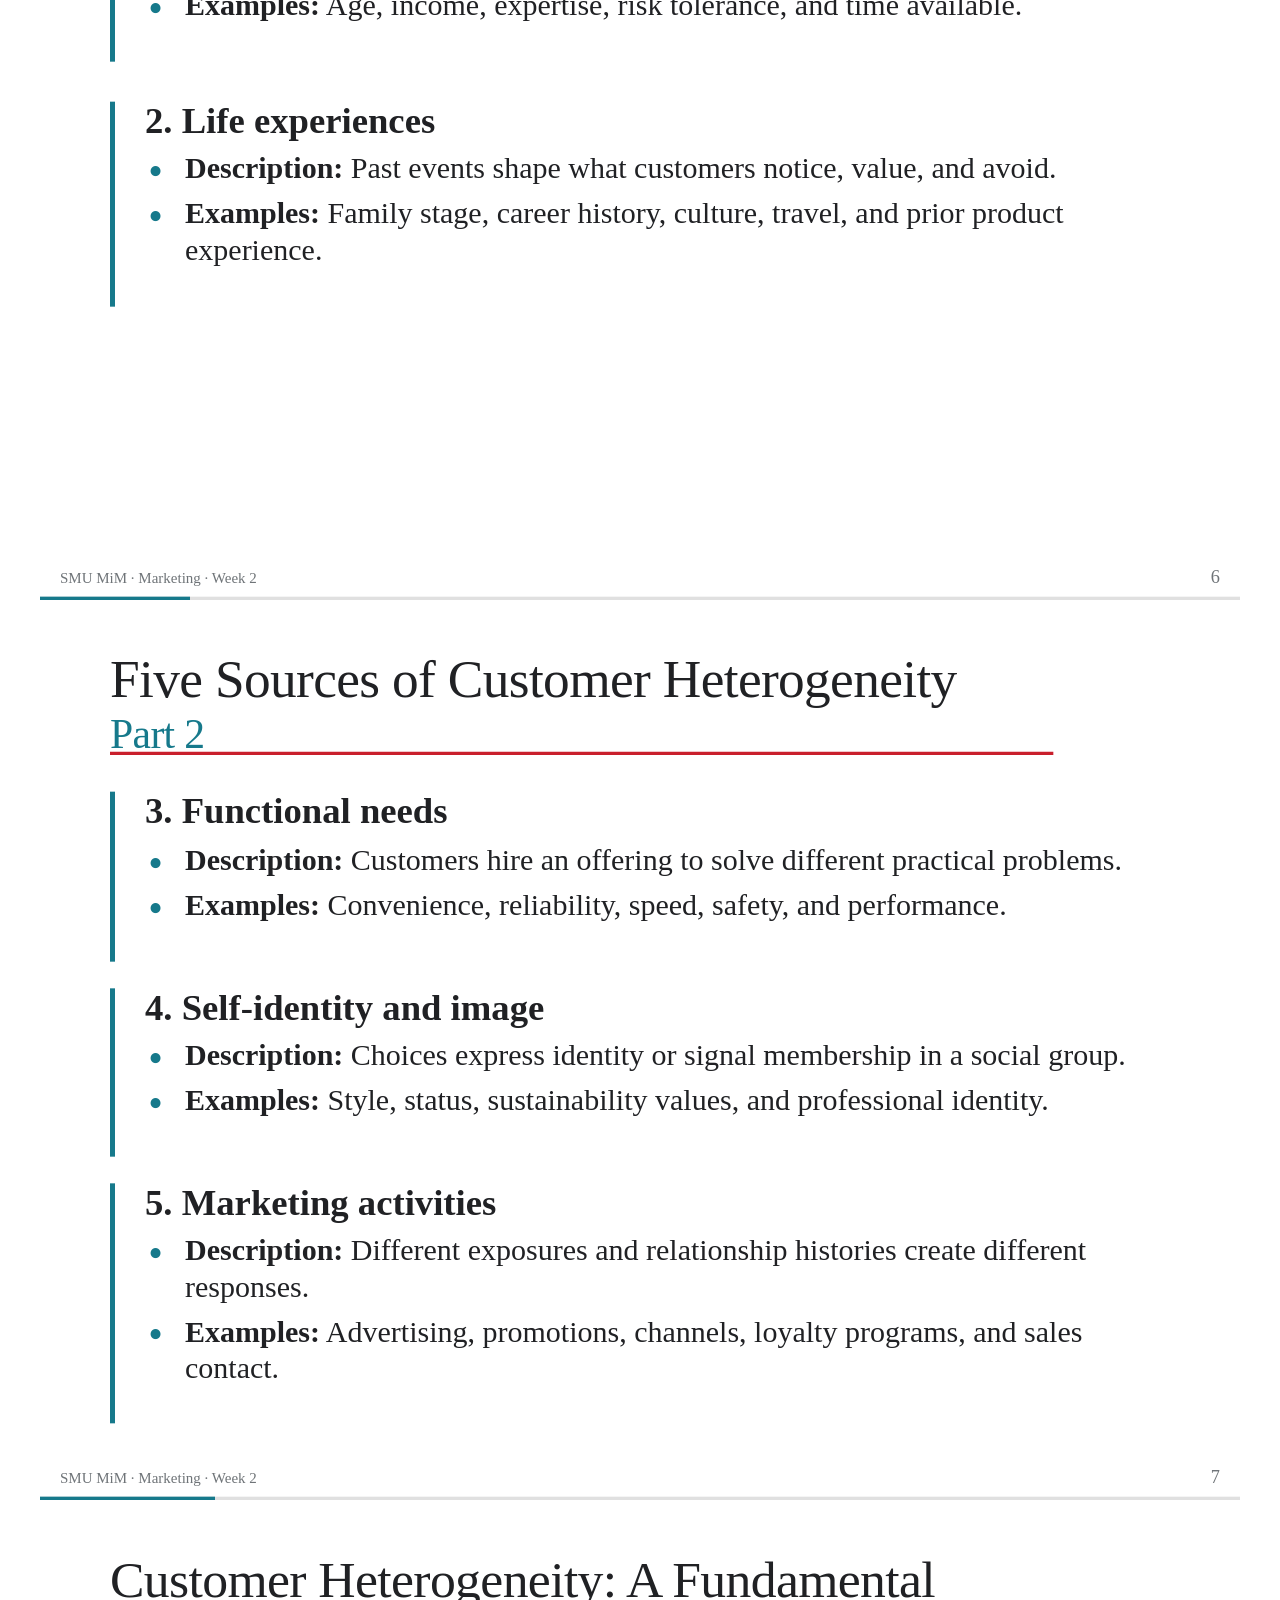
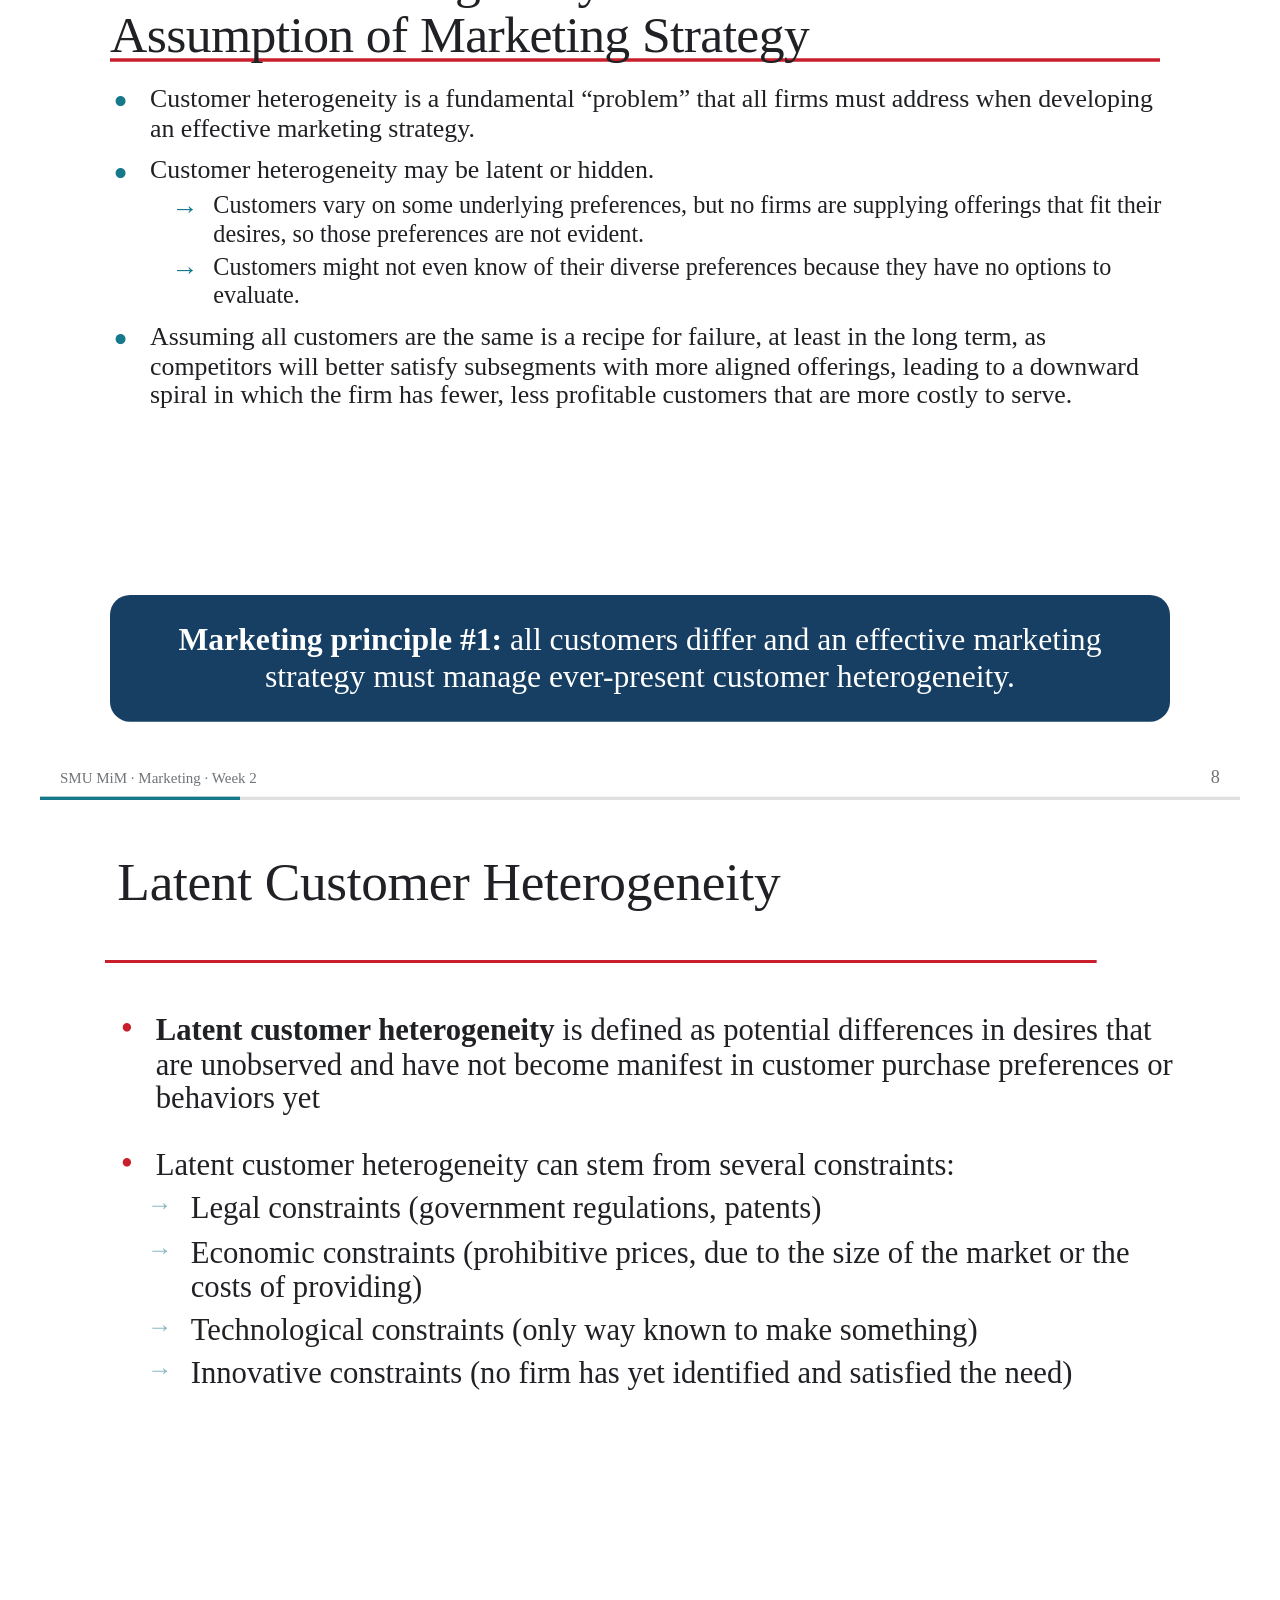
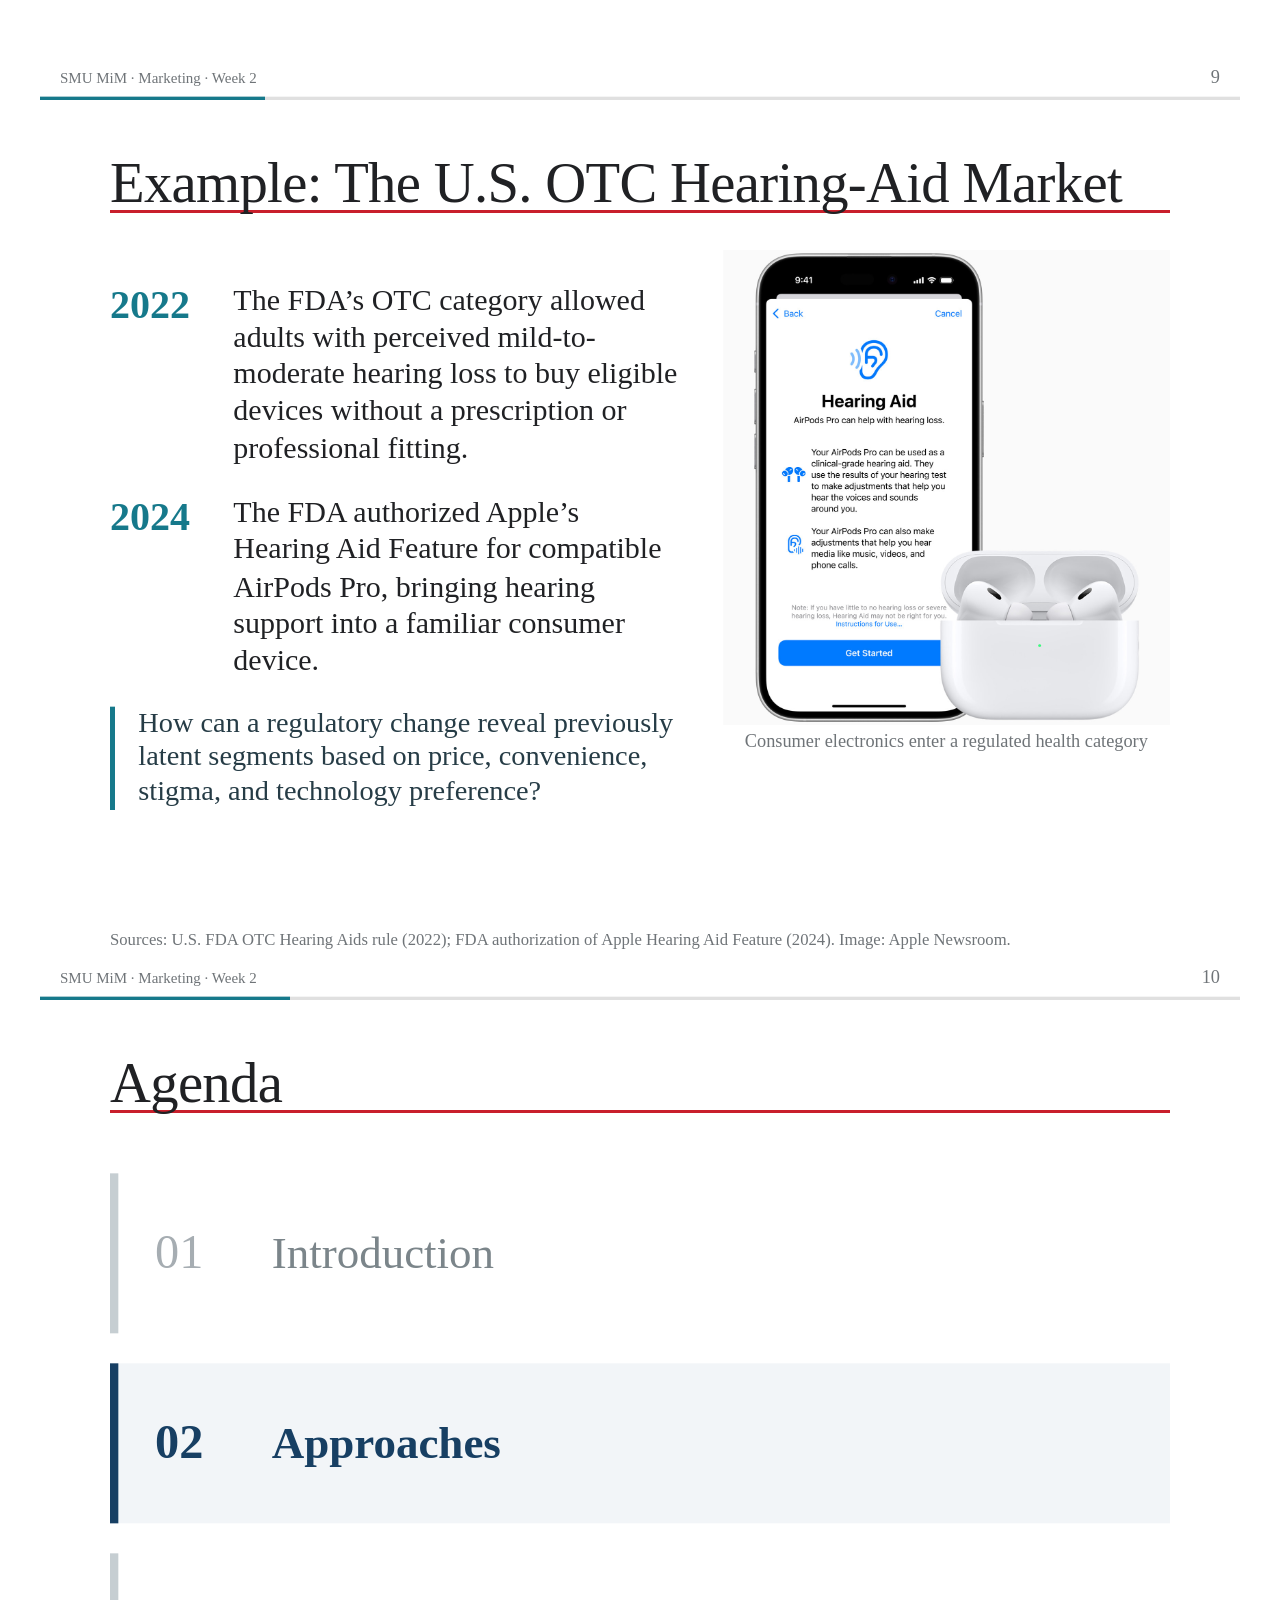
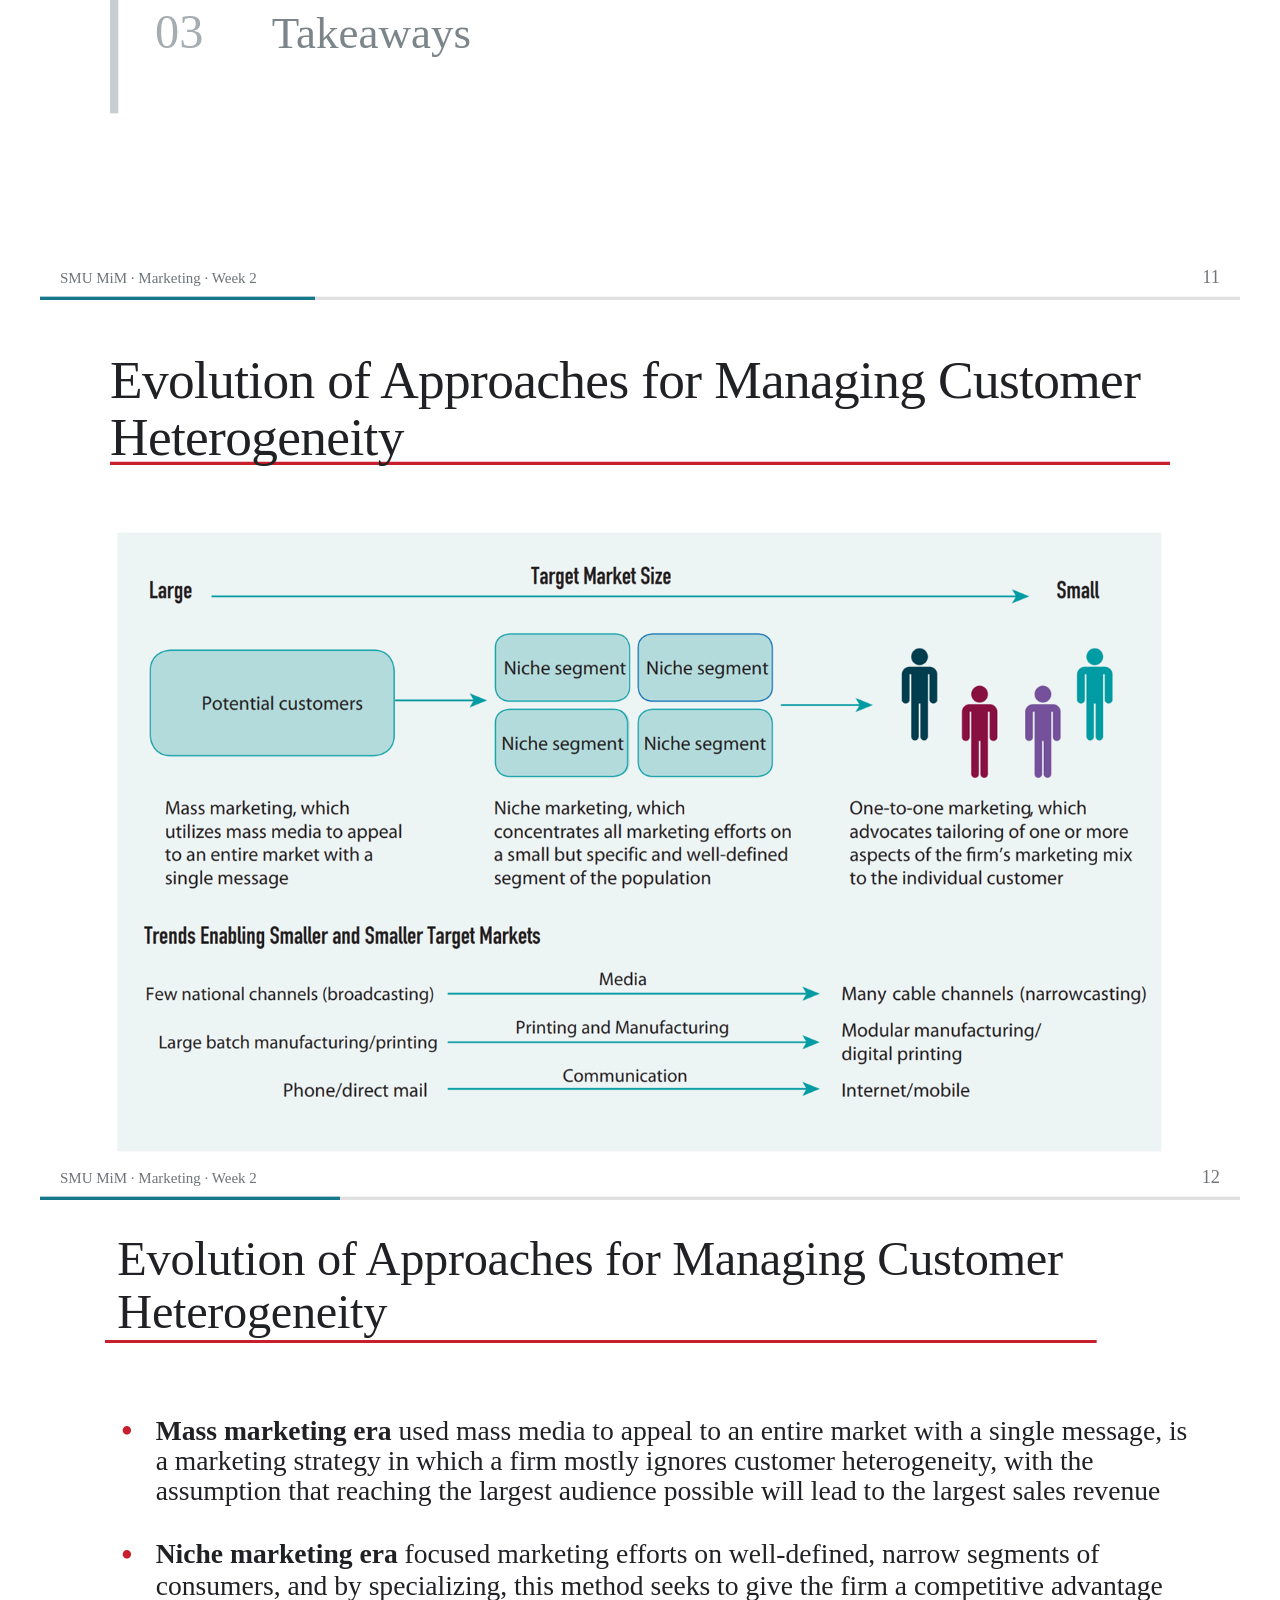
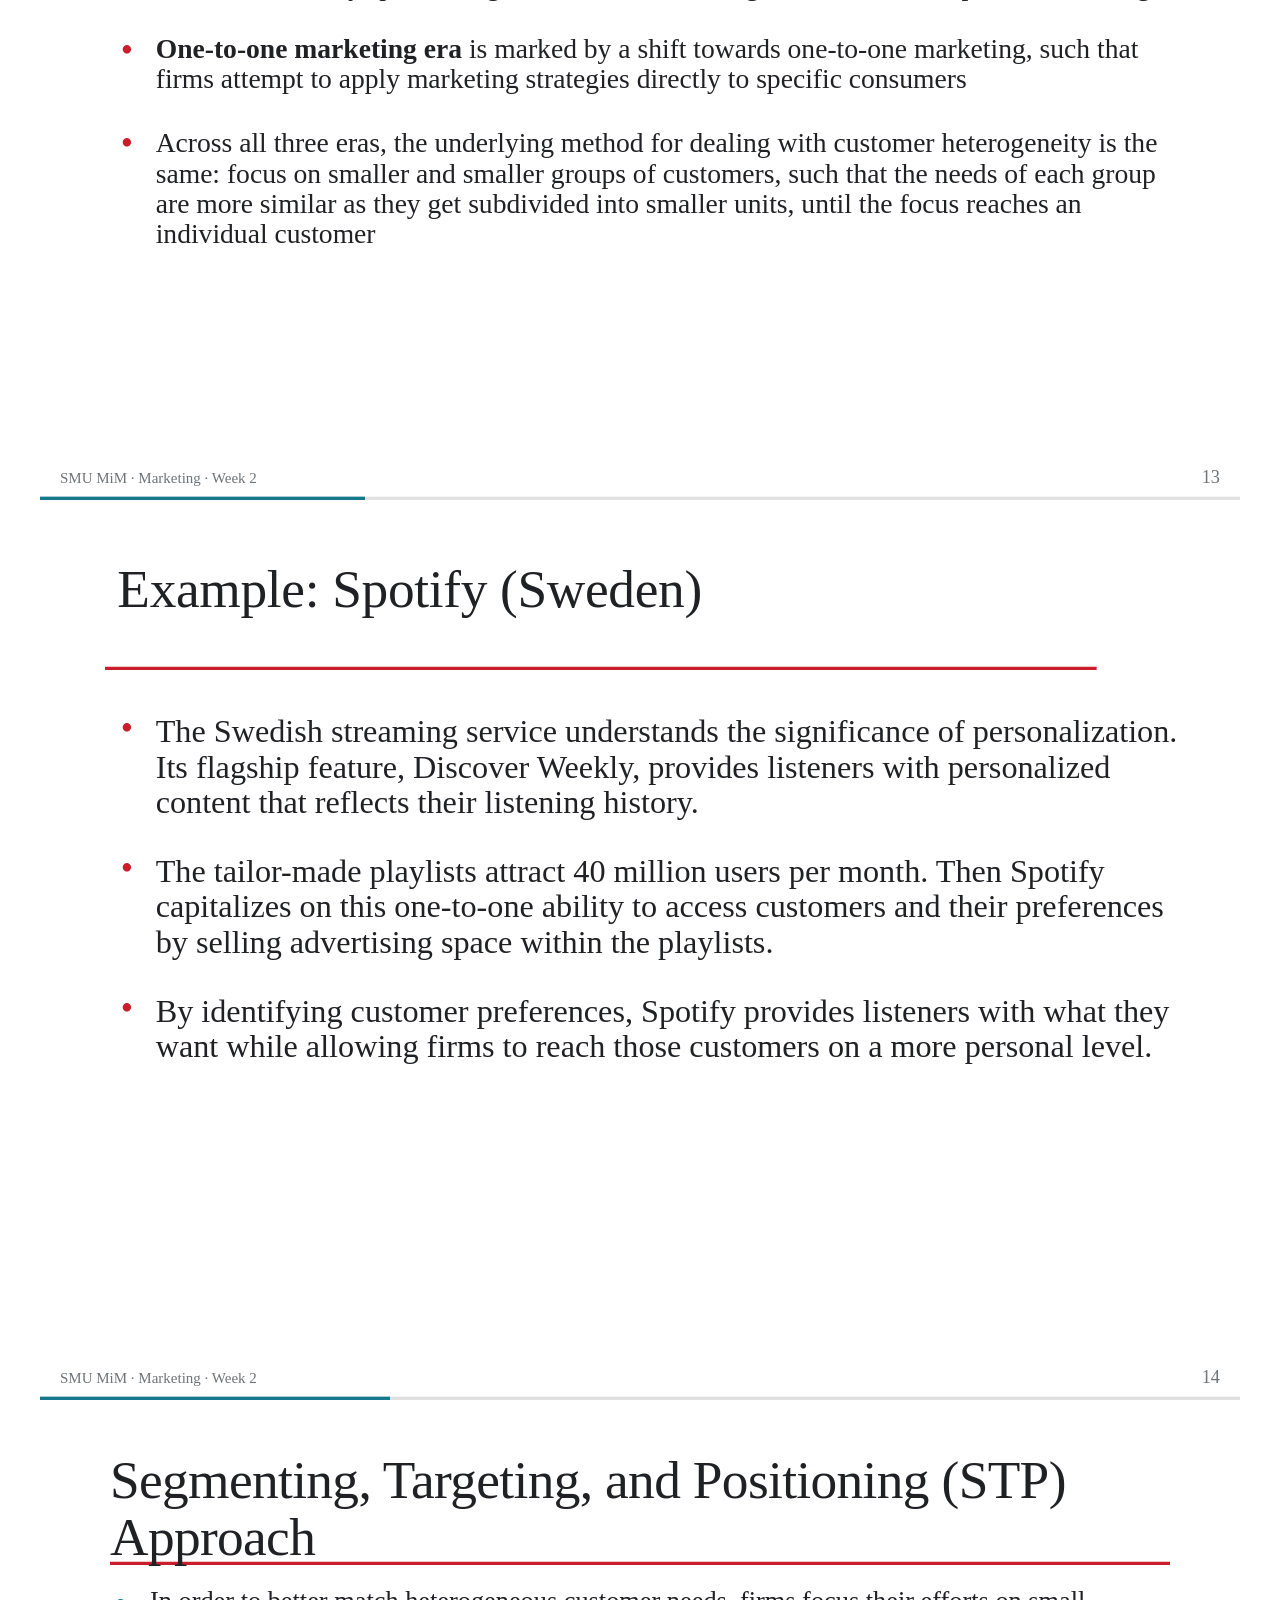
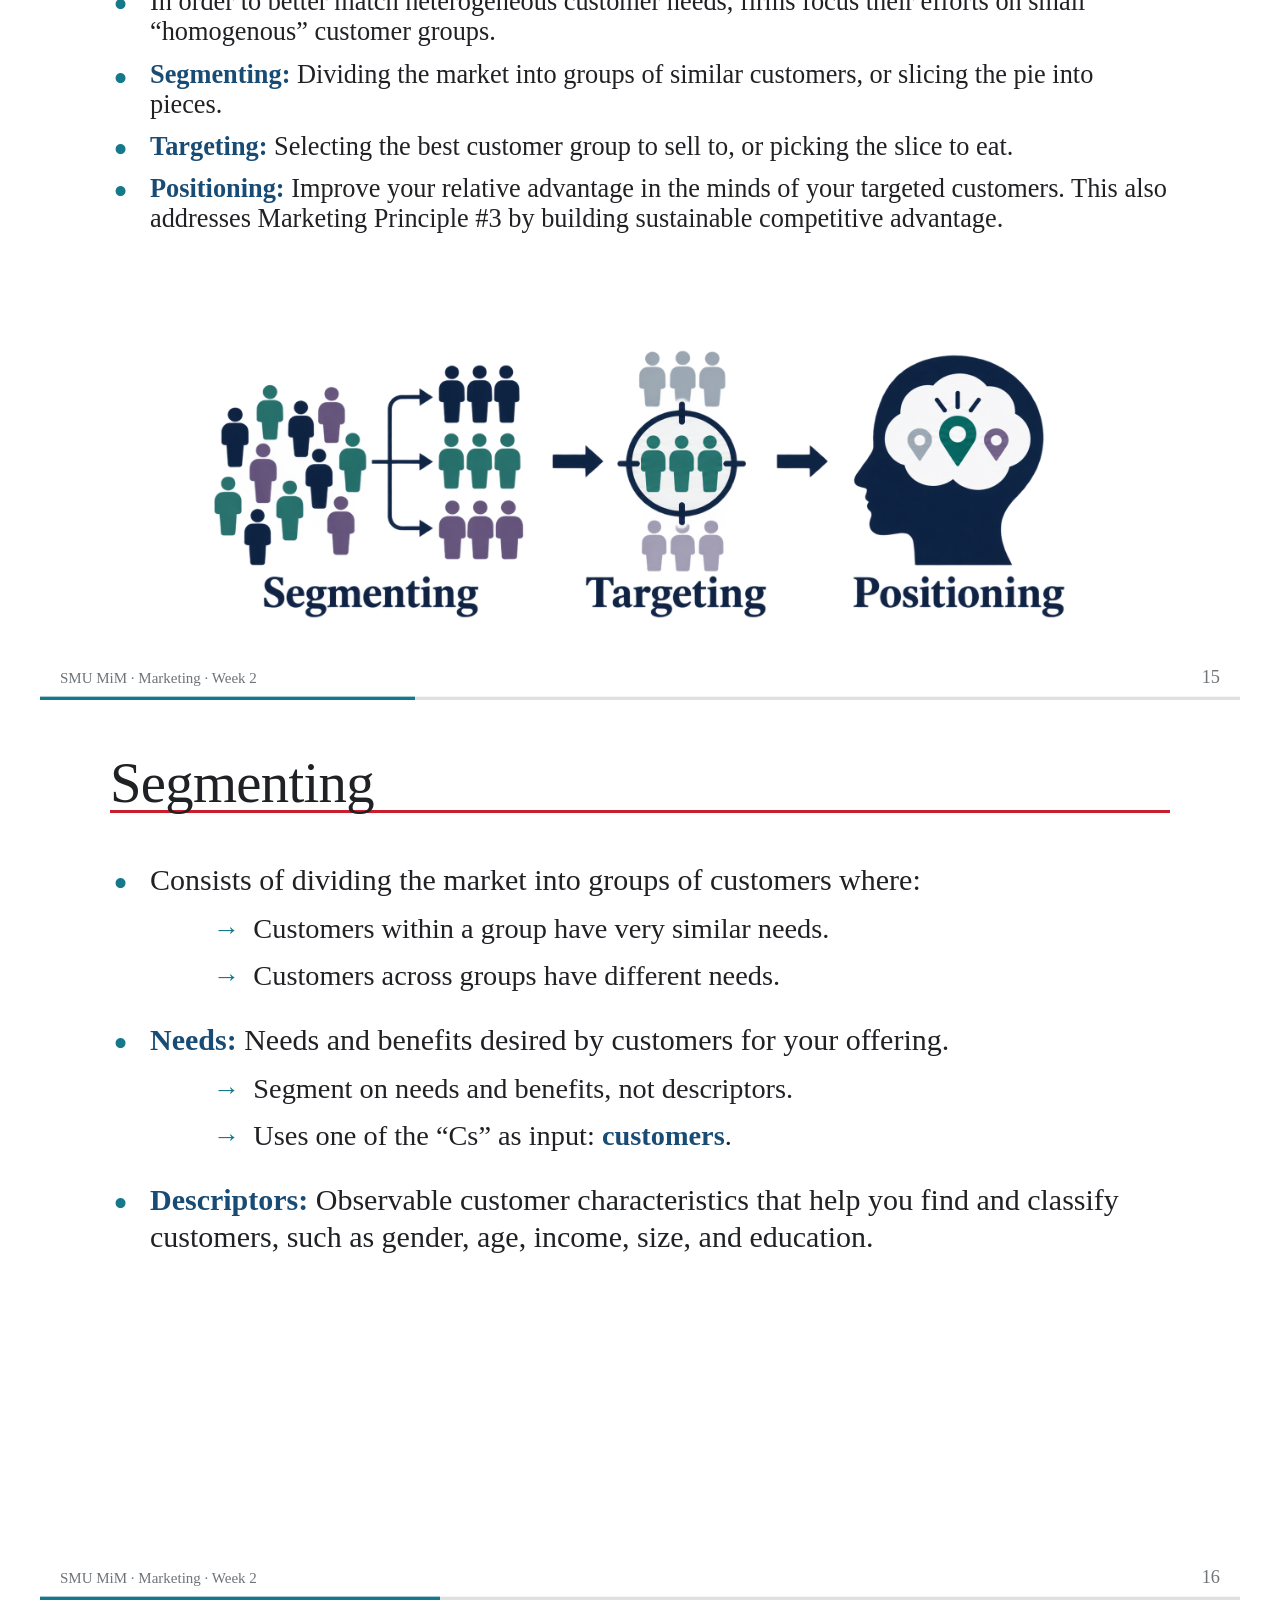
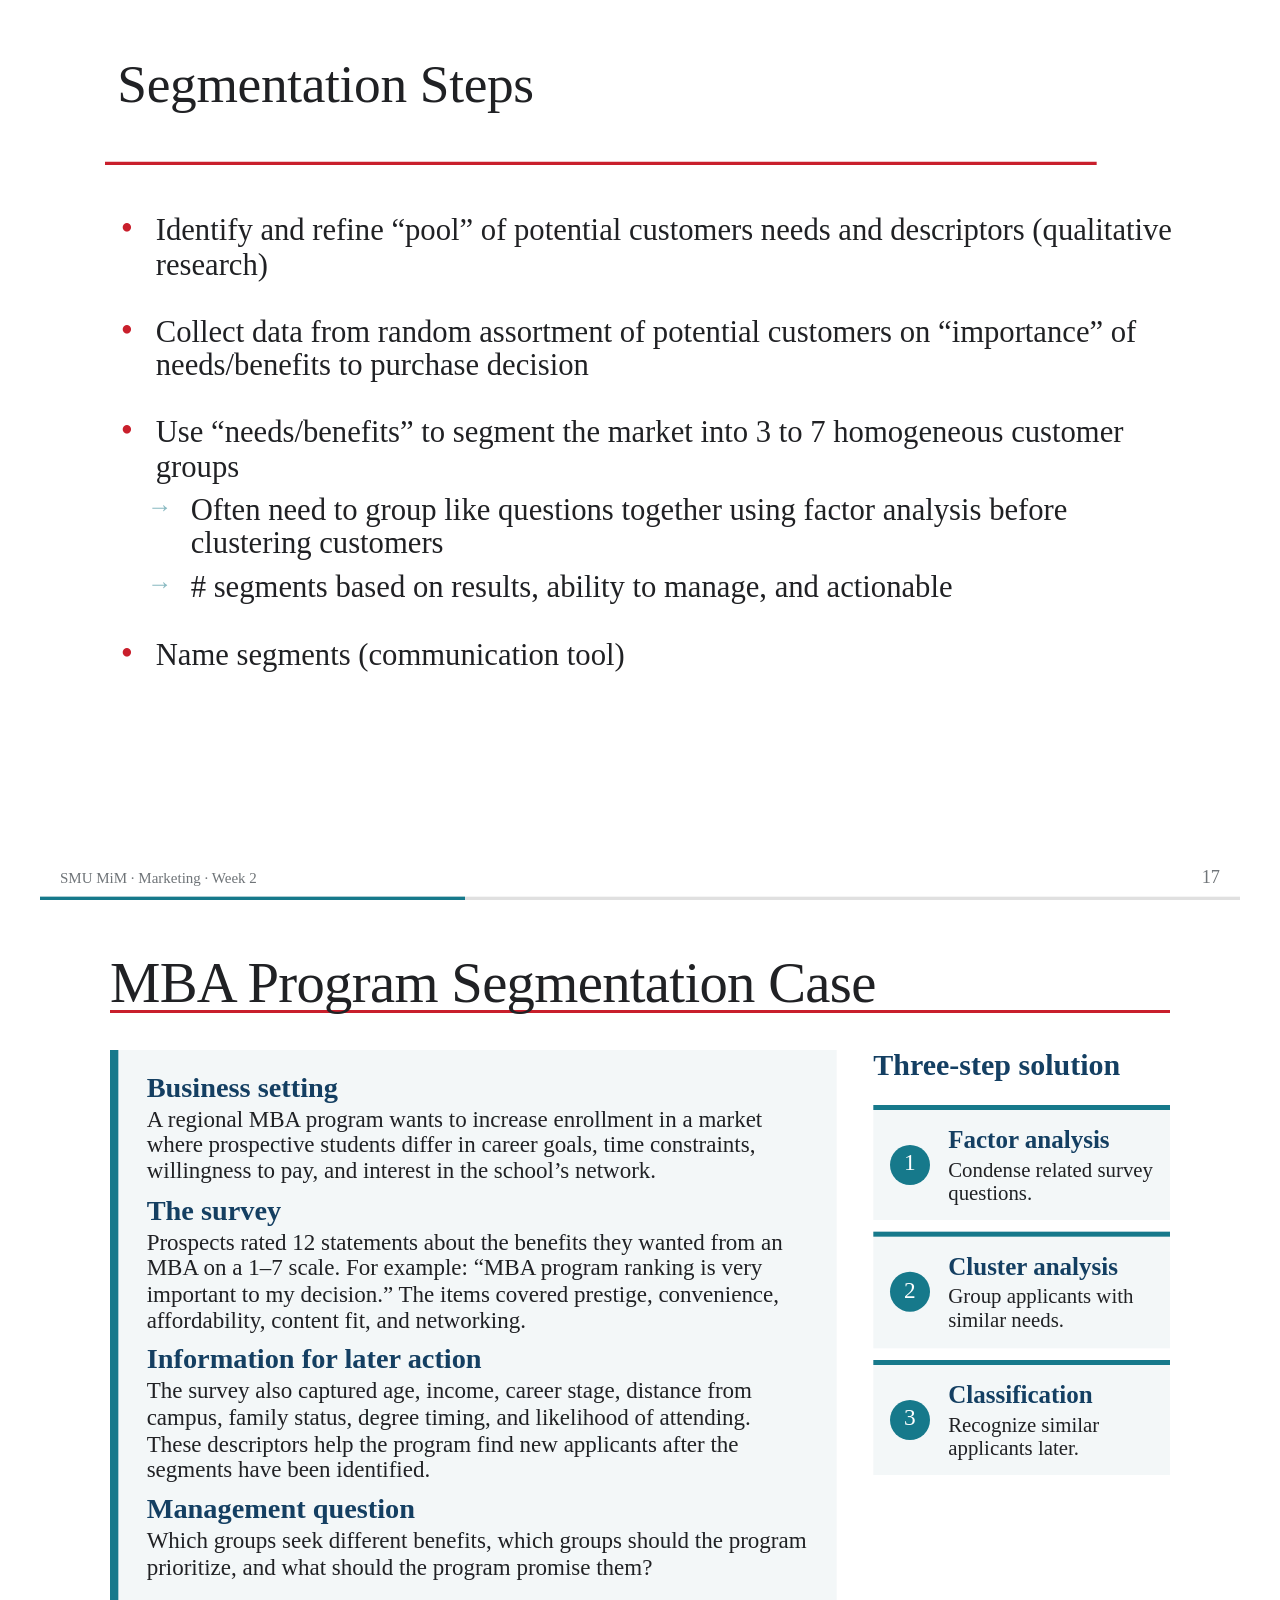
<file: materials/slides/week-02-segmentation.html>
<!doctype html>
<html lang="en">
  <head>
    <meta charset="utf-8" />
    <meta name="viewport" content="width=device-width, initial-scale=1" />
    <title>Week 2 · Introduction and Approaches for Managing Customer Heterogeneity</title>
    <link rel="icon" href="../../assets/favicon.svg" type="image/svg+xml" />
    <link rel="stylesheet" href="../../assets/css/chapter-02-deck.css?v=18" />
    <script src="../../assets/js/chapter-02-content.js?v=8" defer></script>
    <script src="../../assets/js/chapter-02-ocr.js?v=8" defer></script>
    <script src="../../assets/js/chapter-02-revisions.js?v=11" defer></script>
    <script src="../../assets/js/chapter-02-deck.js?v=9" defer></script>
  </head>
  <body>
    <main id="deck" data-week="2" data-slides="1-10,week2-agenda-approaches,12-37,39-40,45-51,week2-takeaways,52" aria-label="Week 2 chapter slides"></main>
  </body>
</html>
</file>
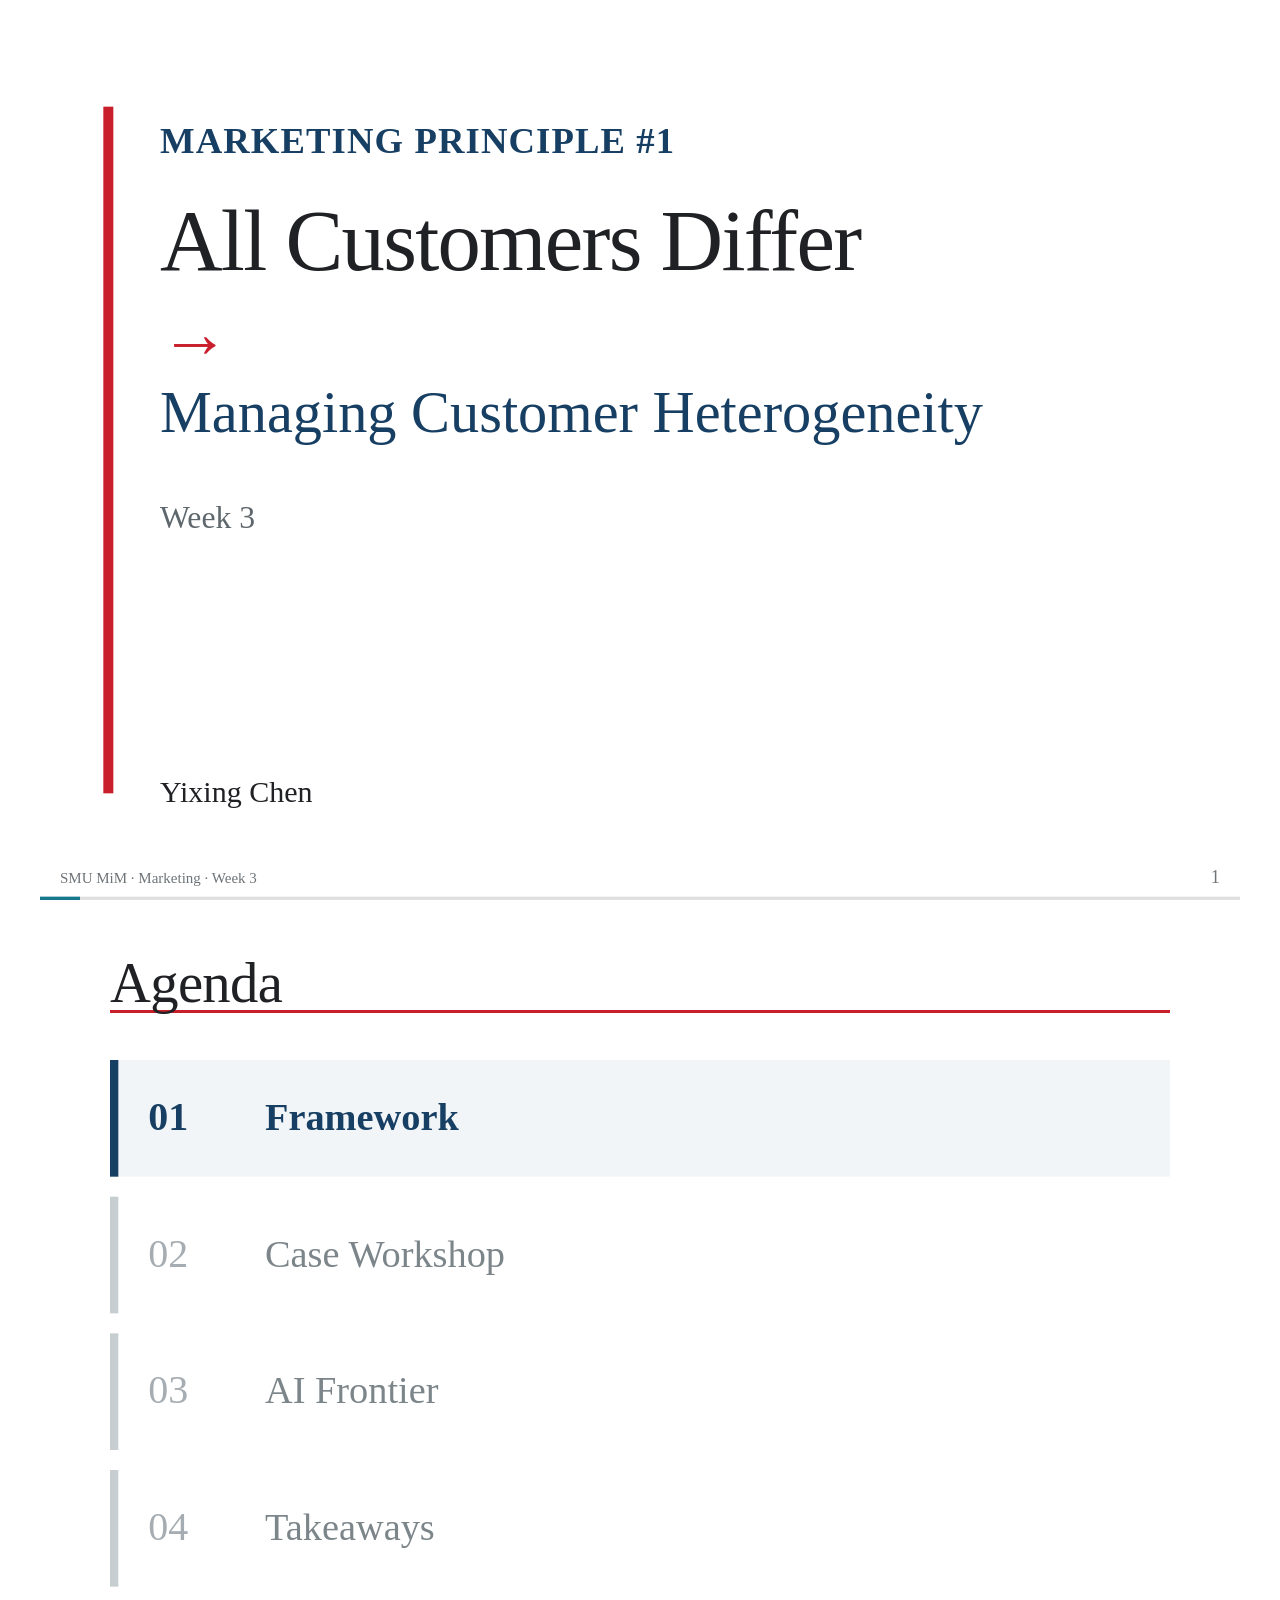
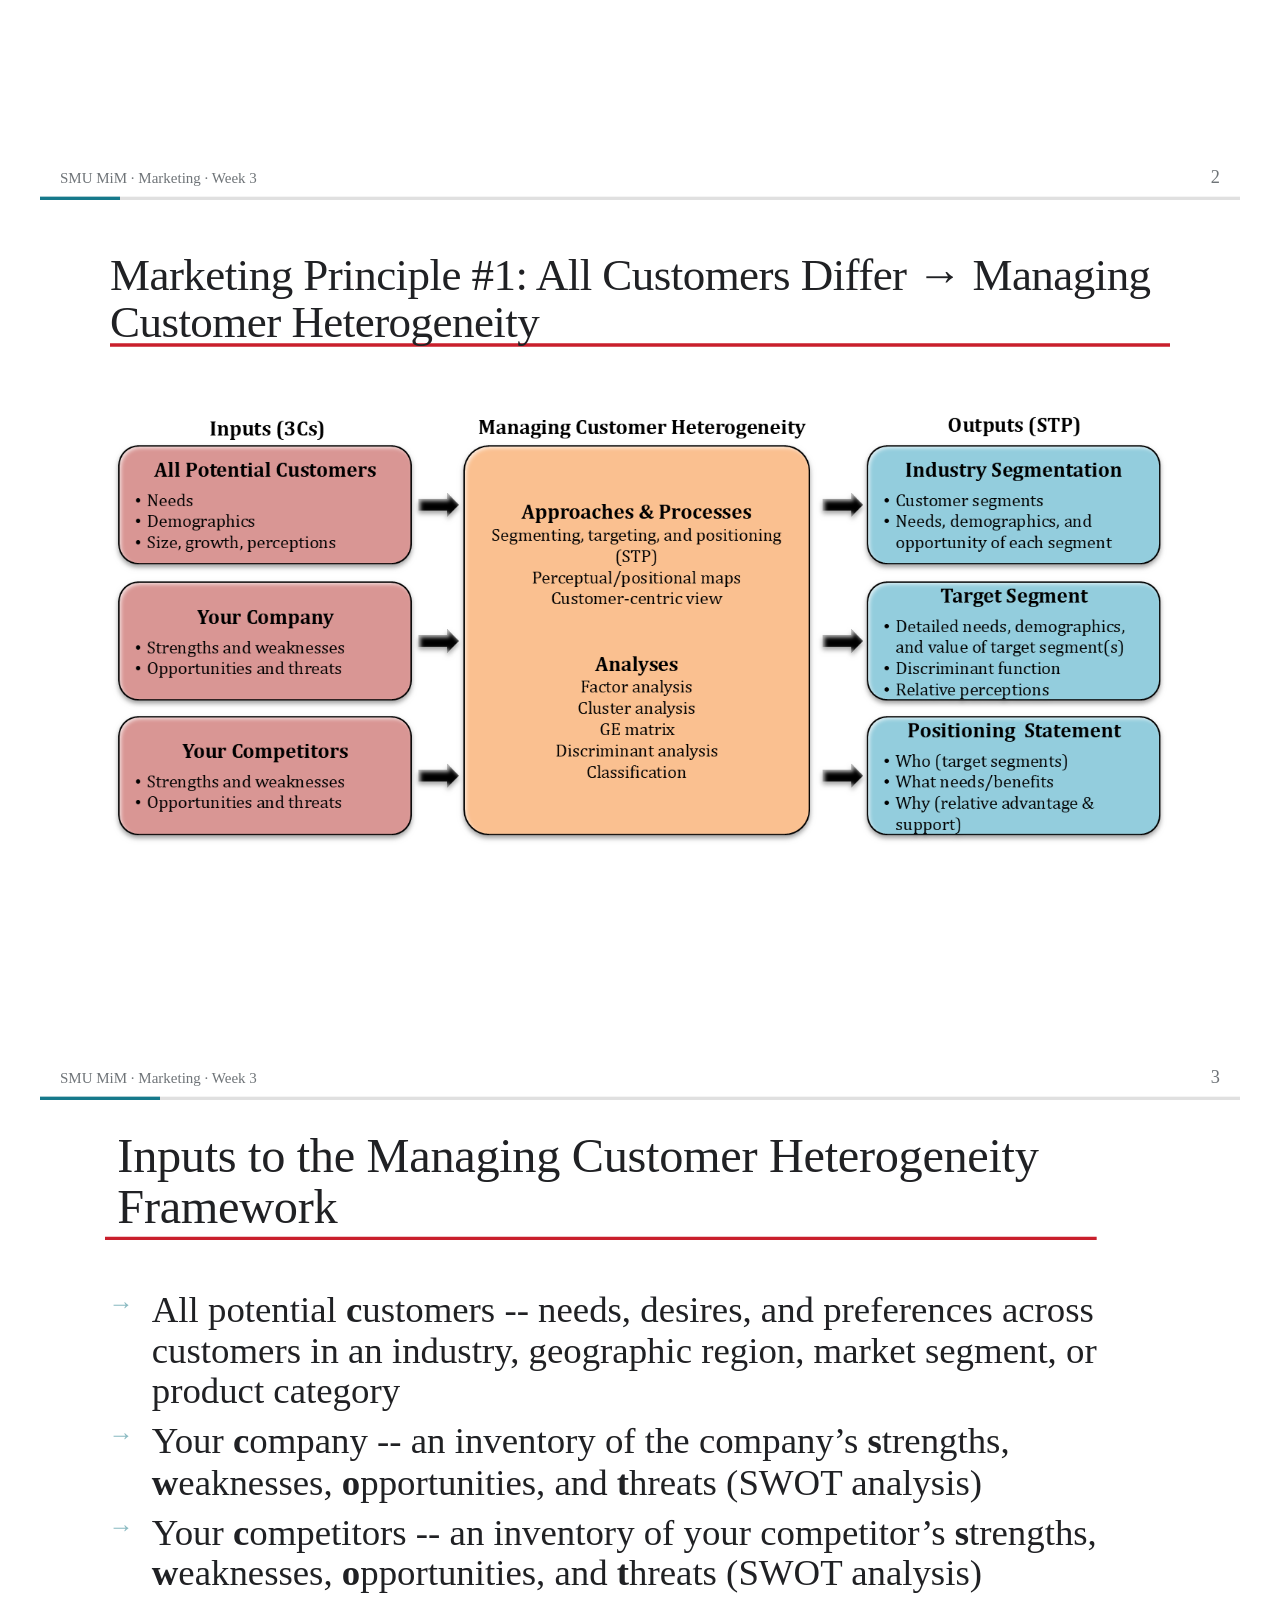
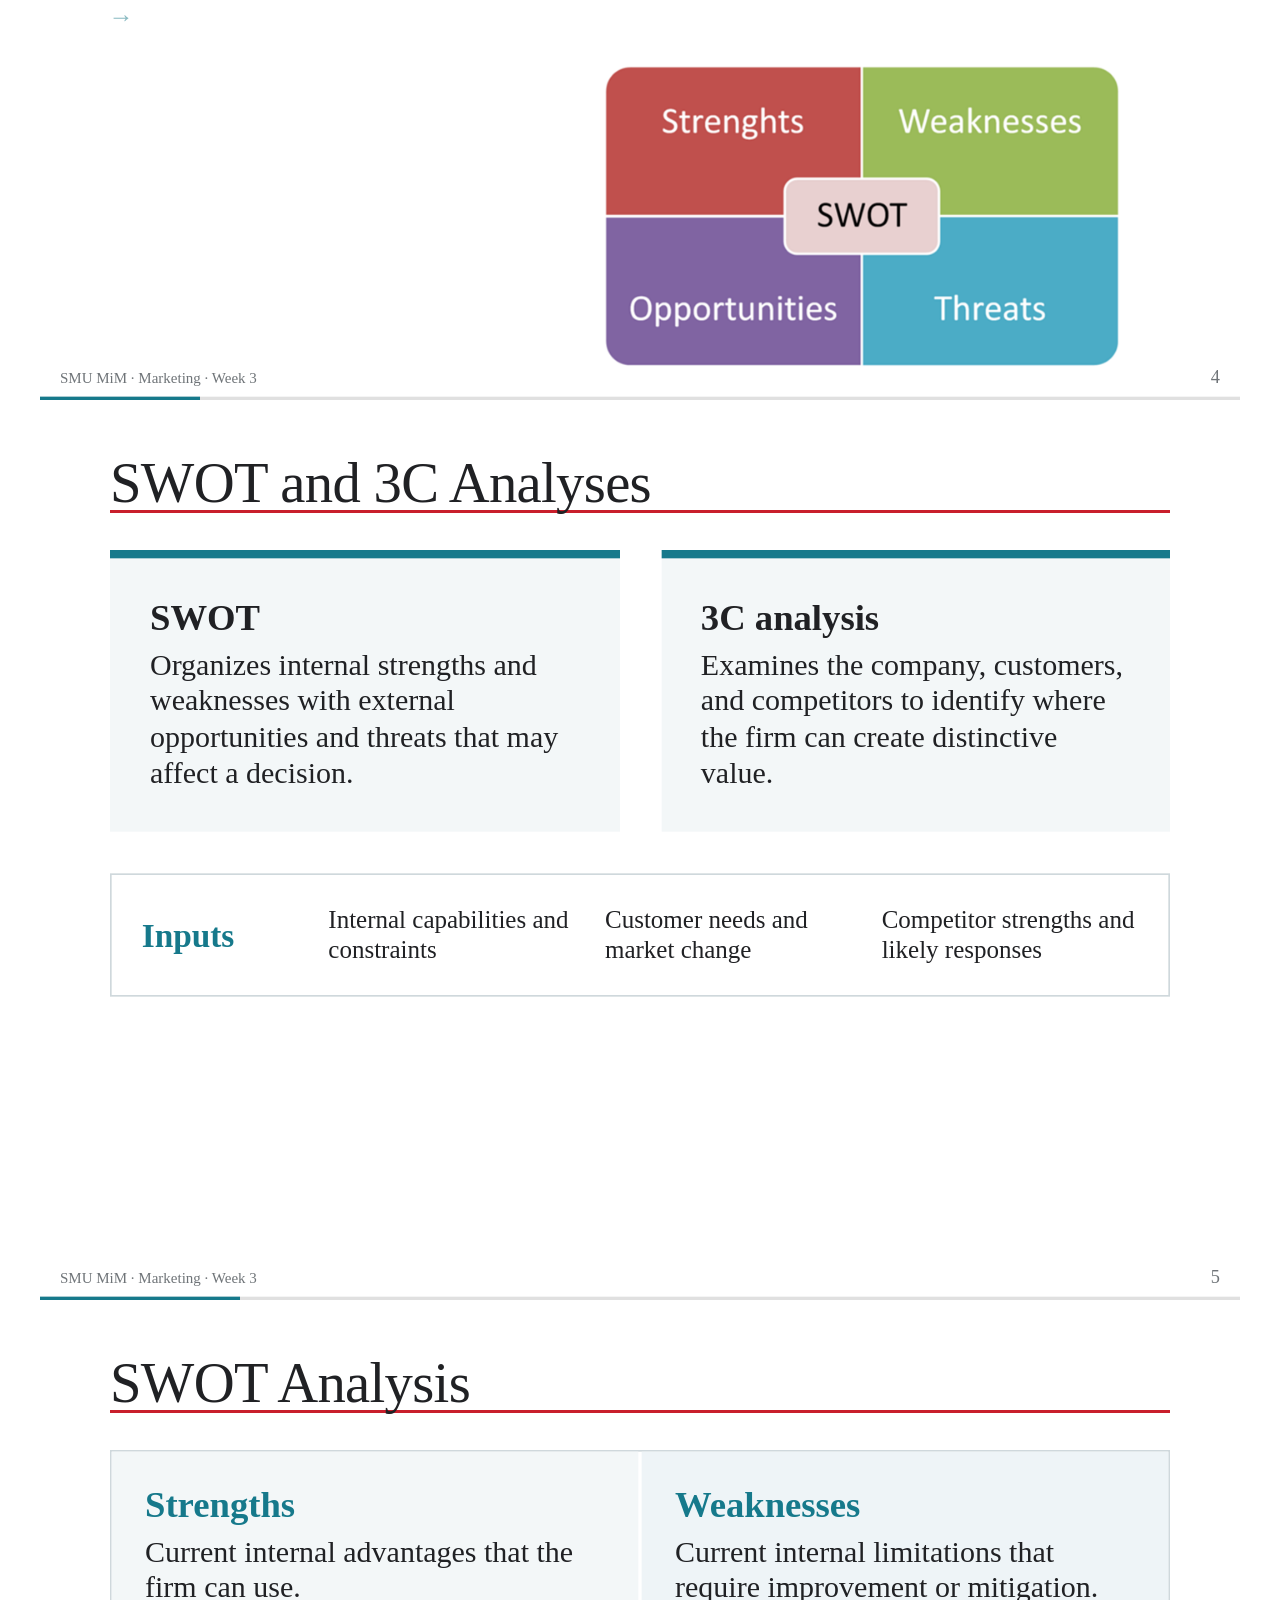
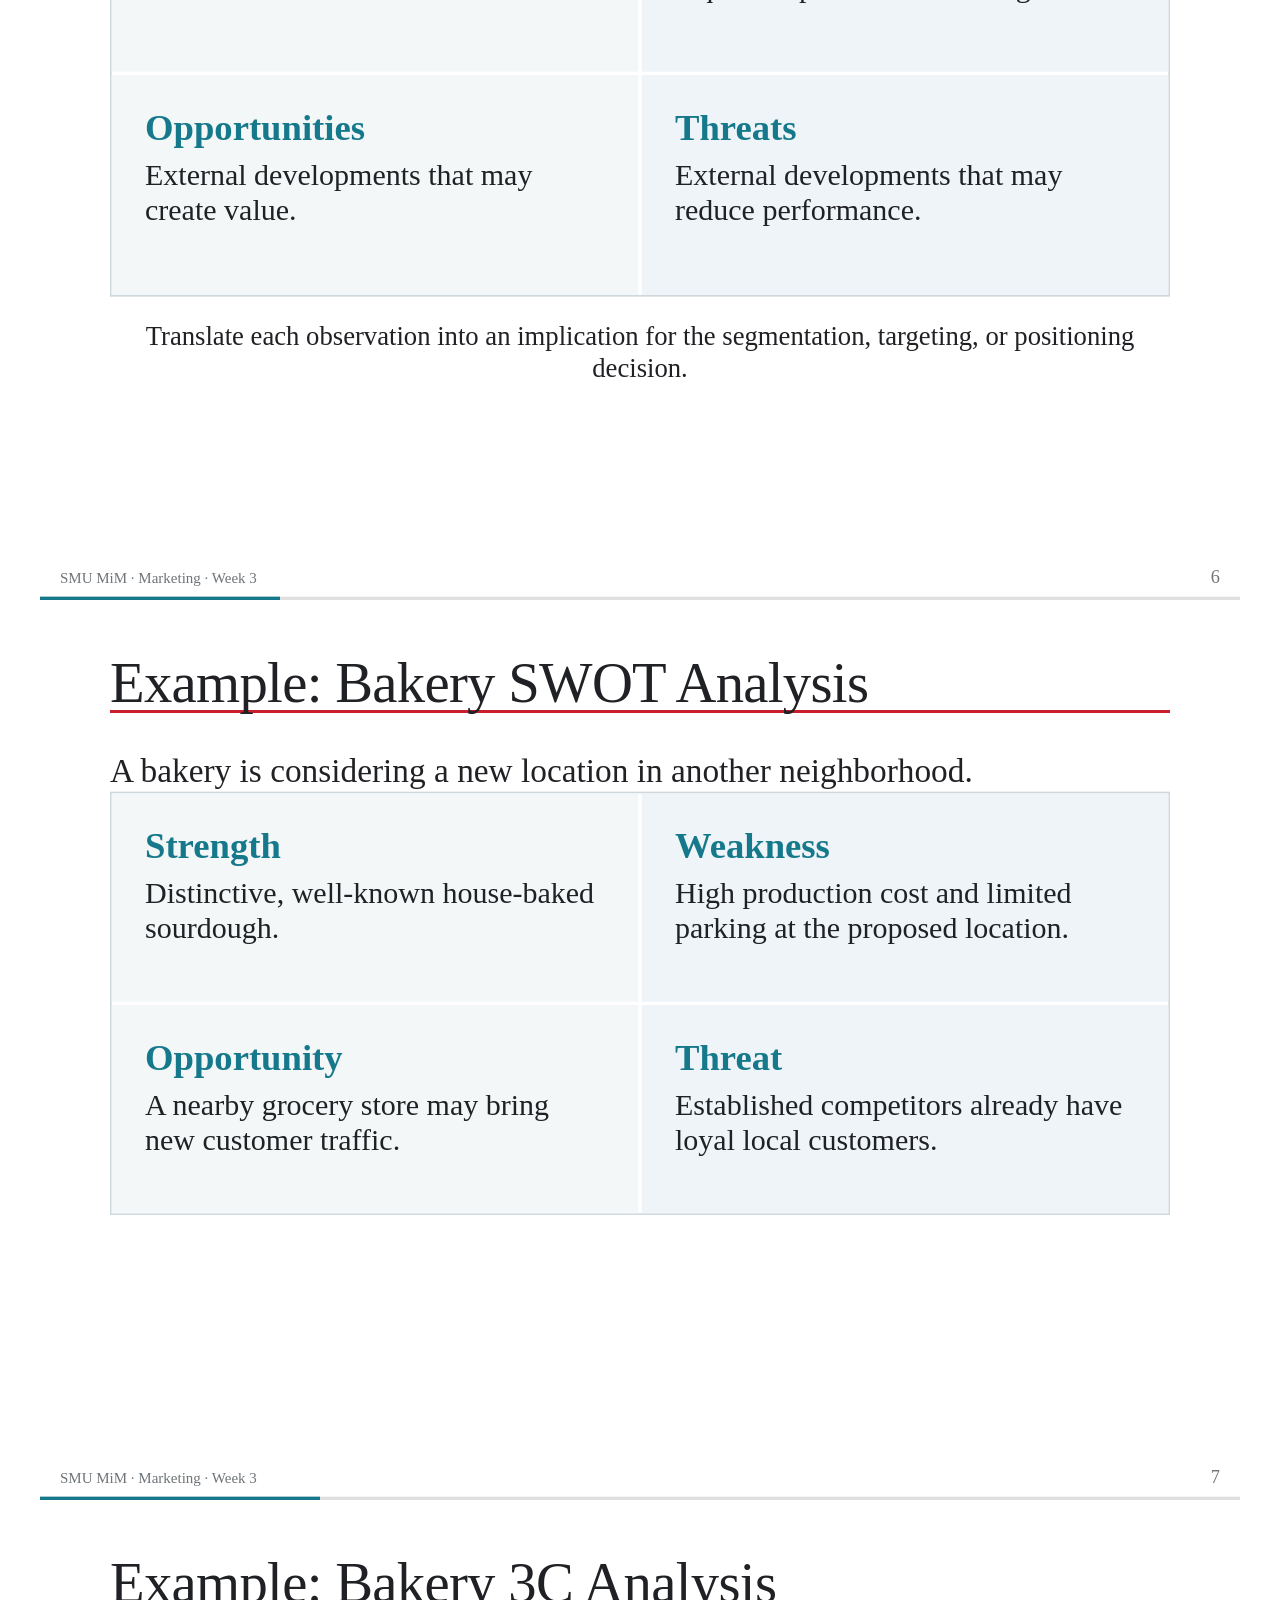
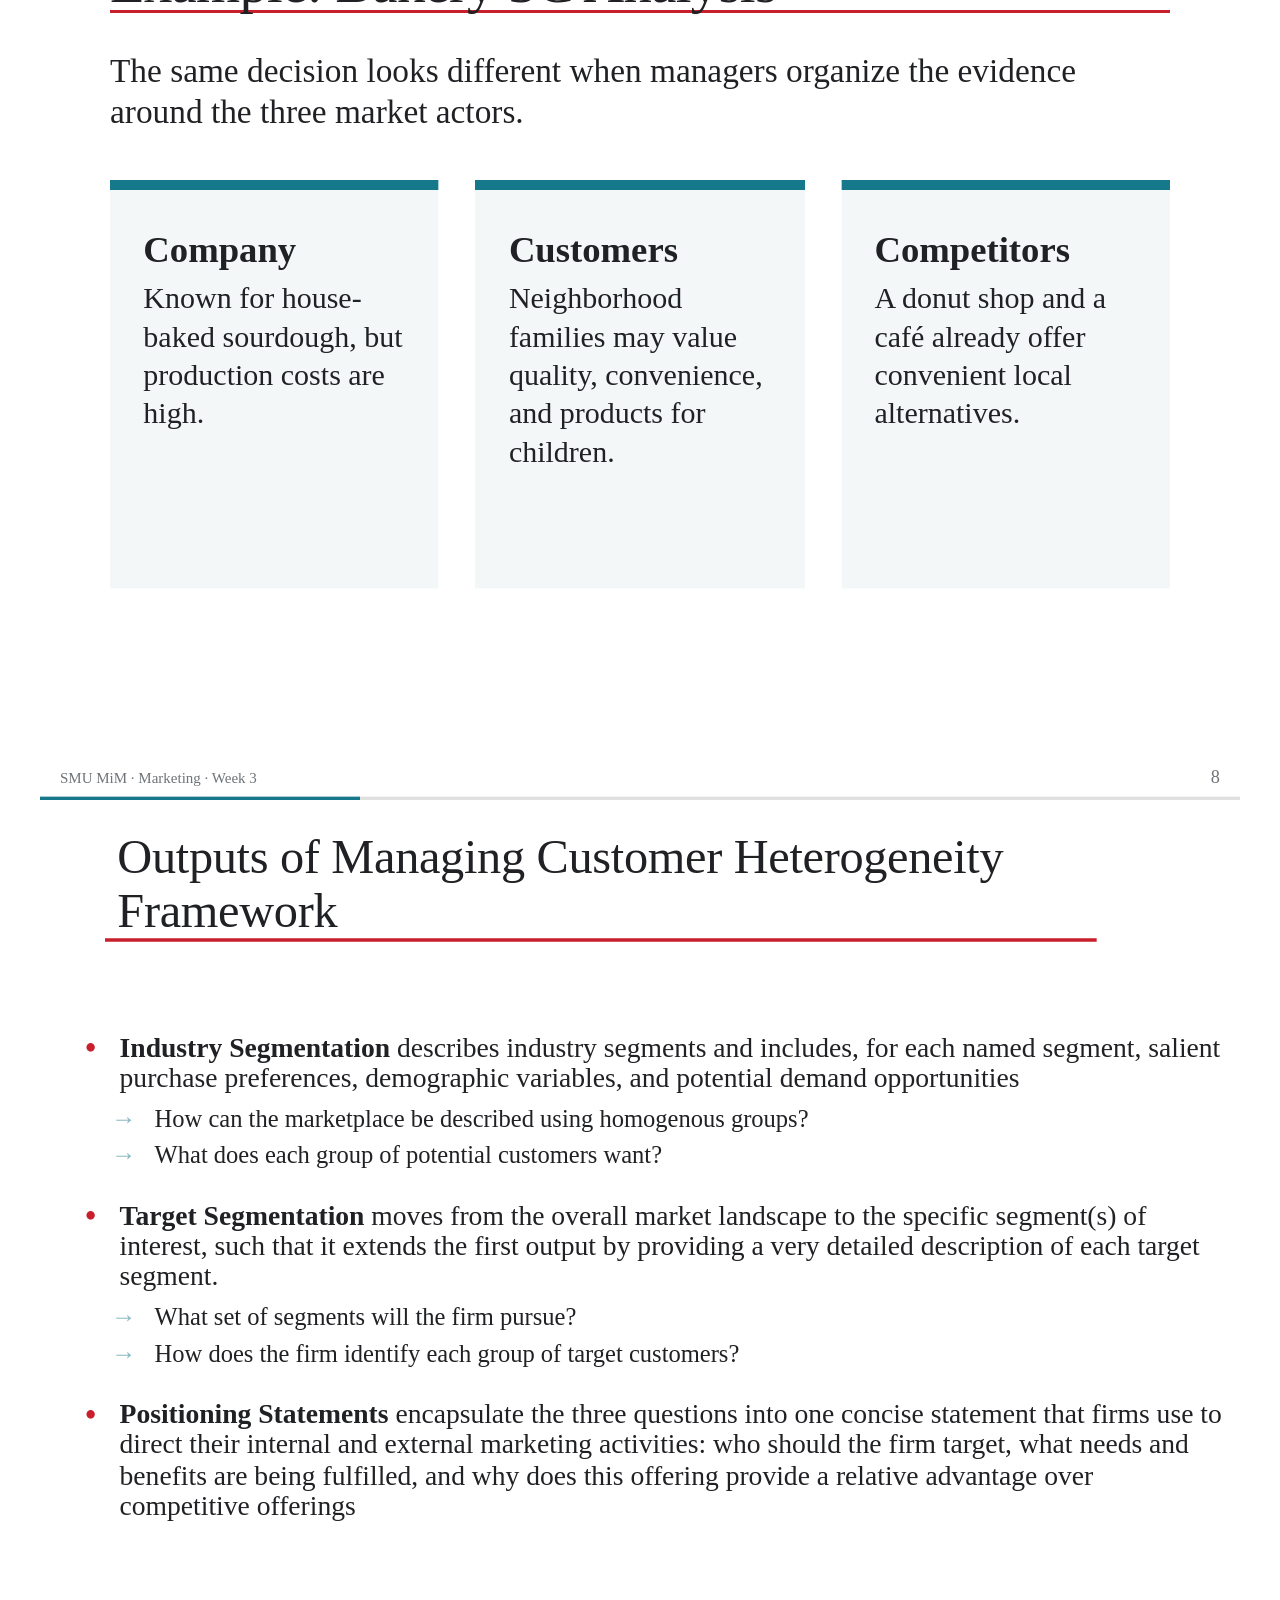
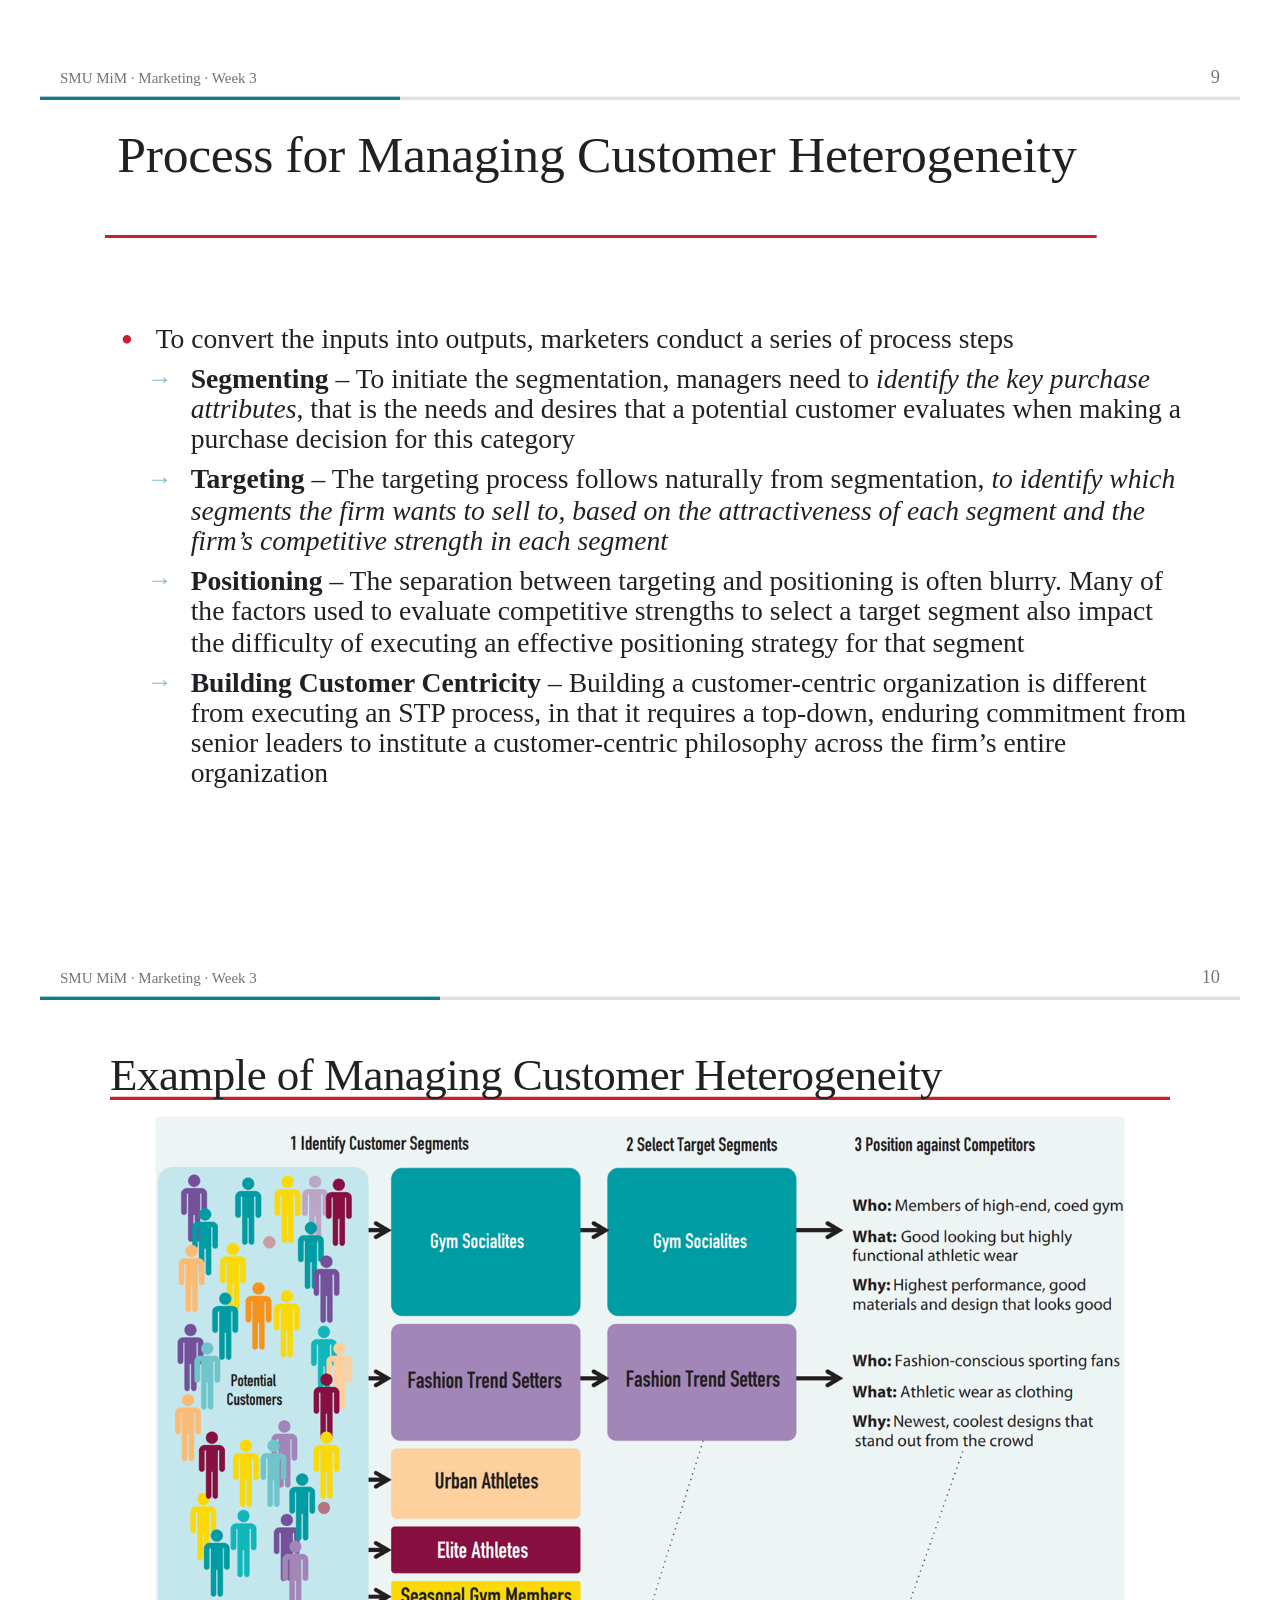
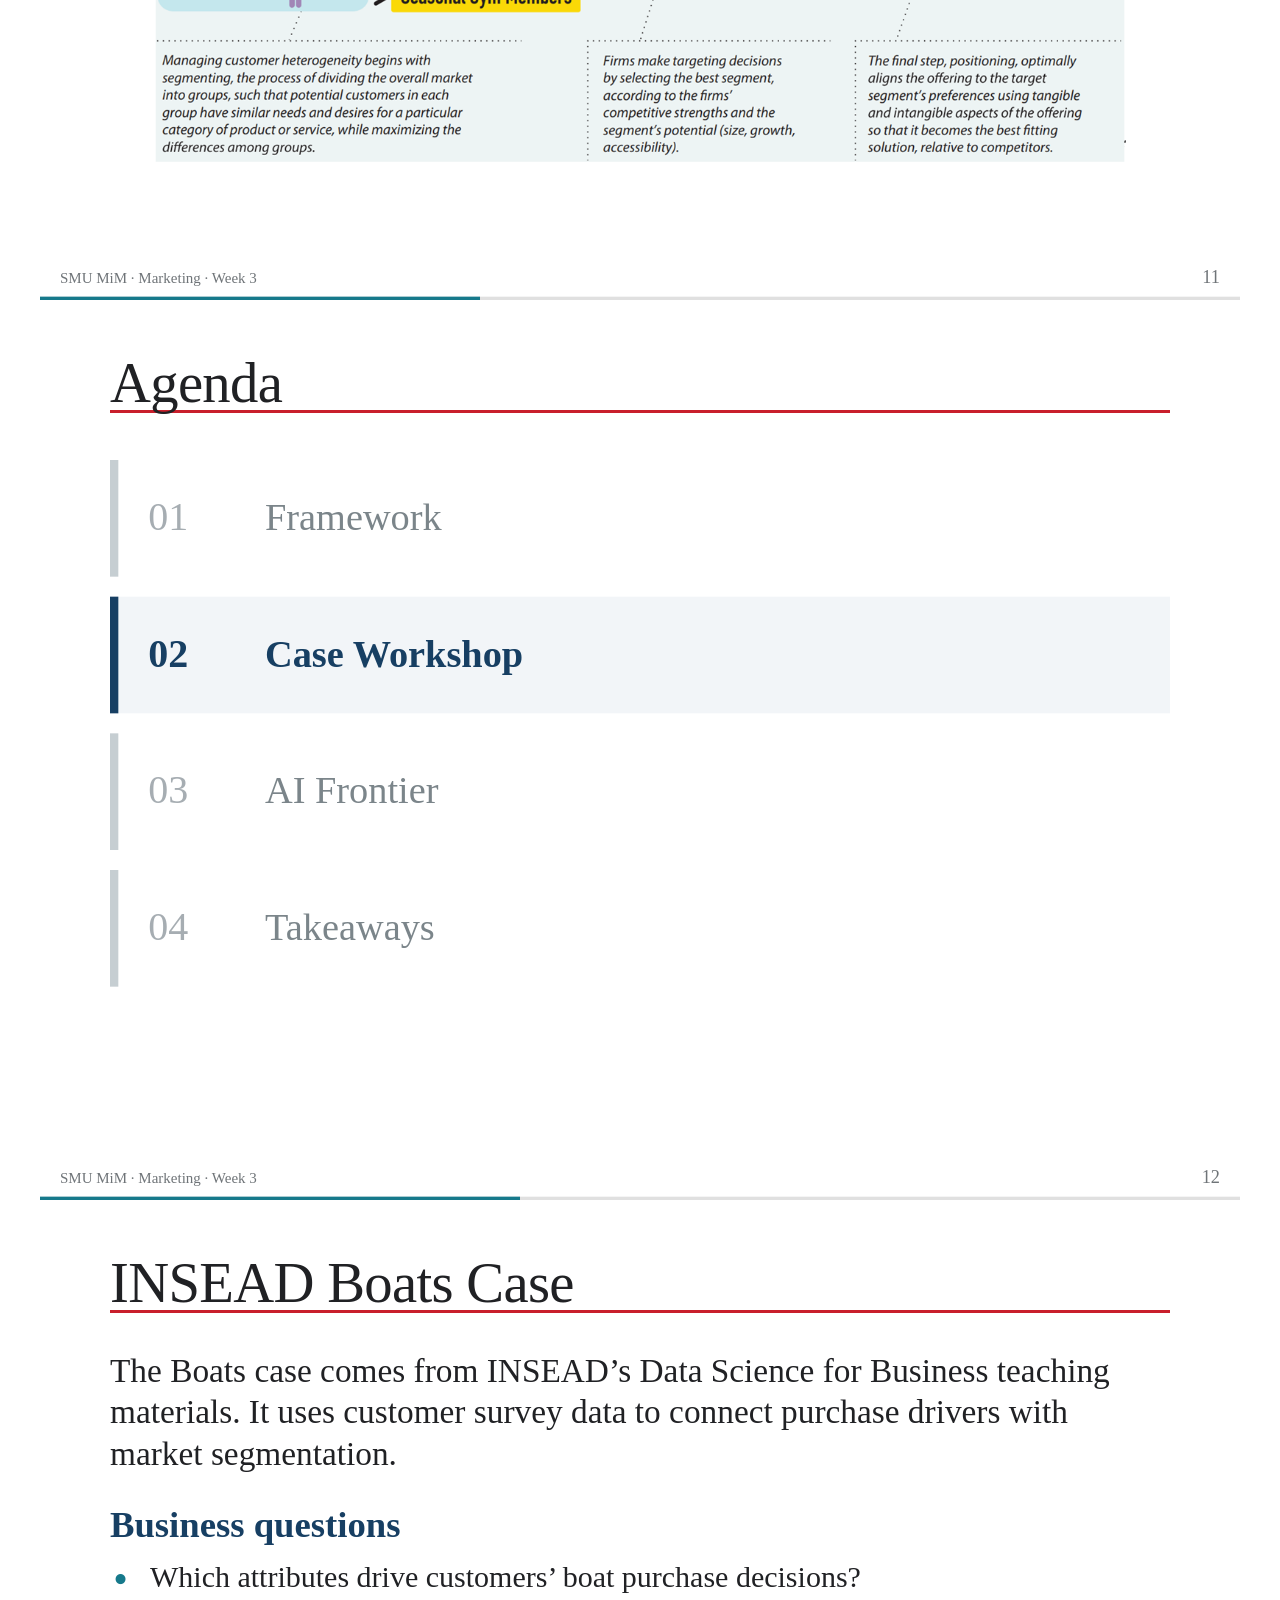
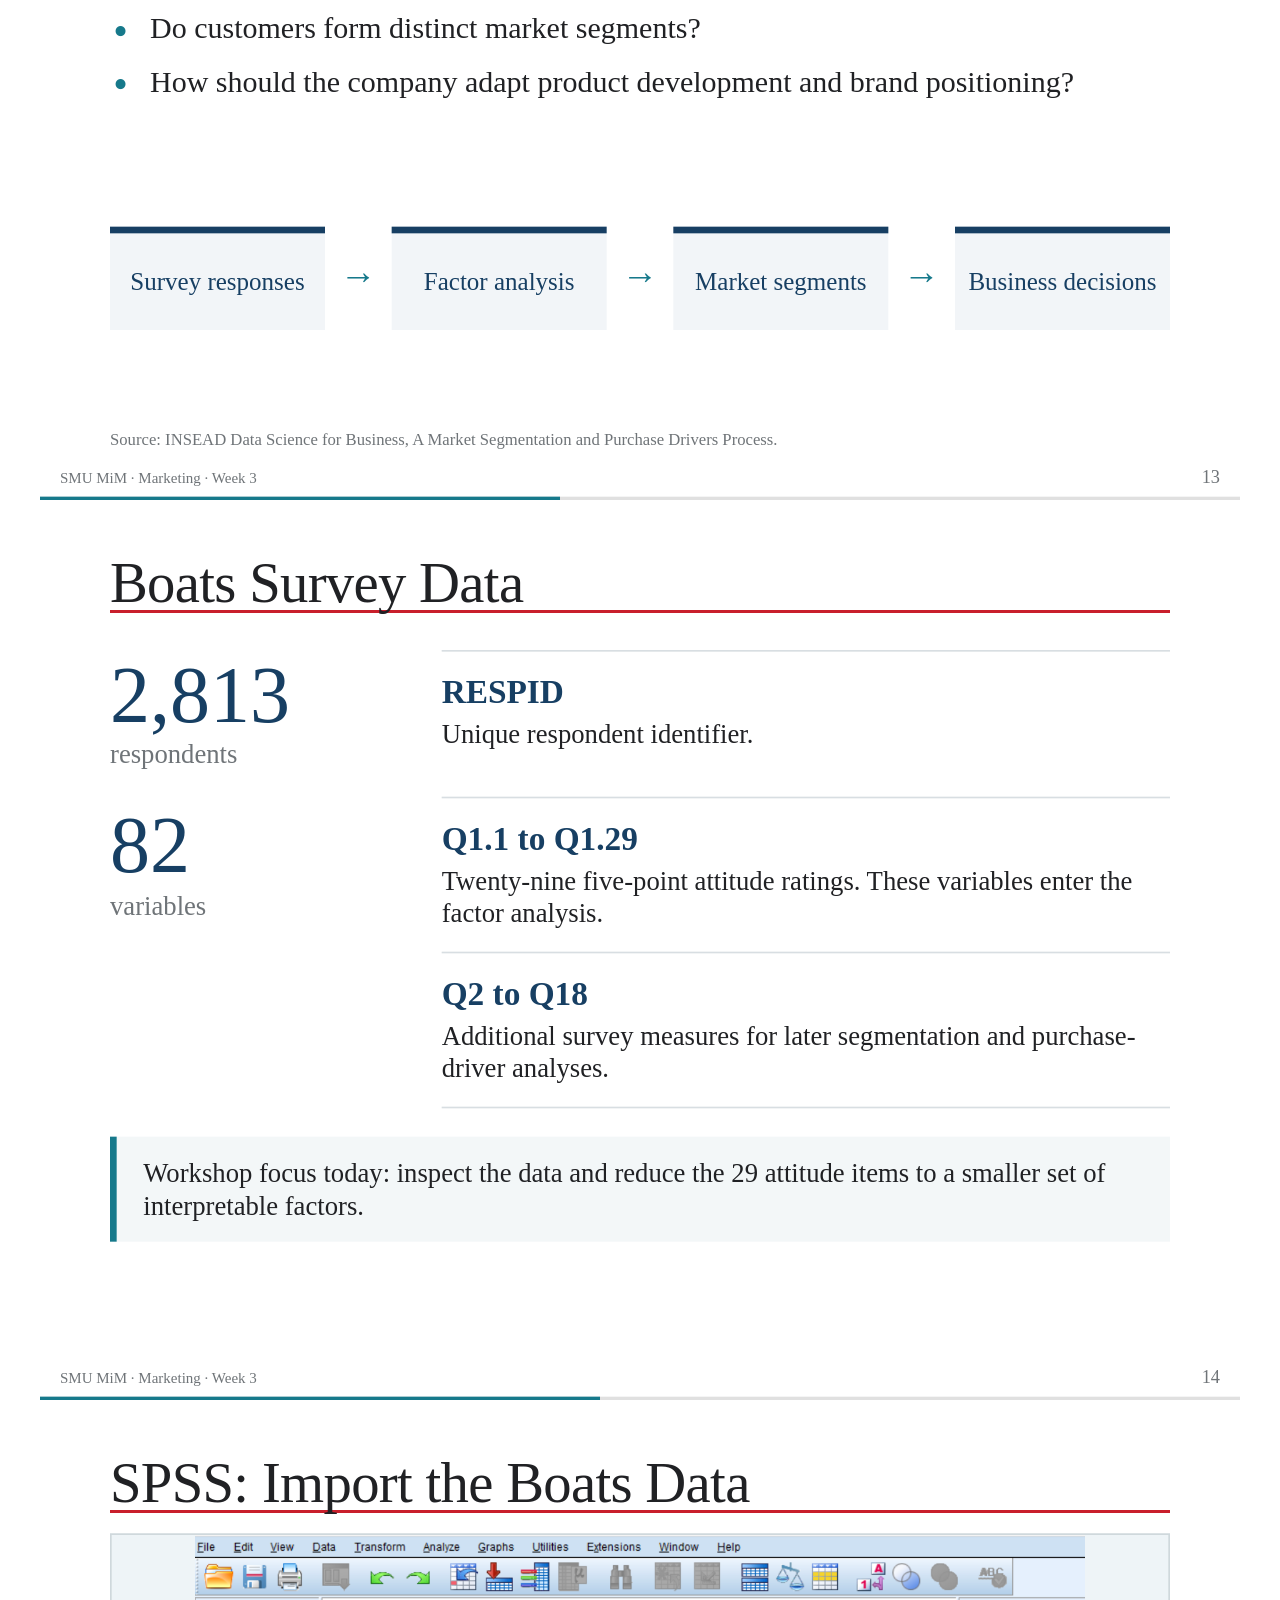
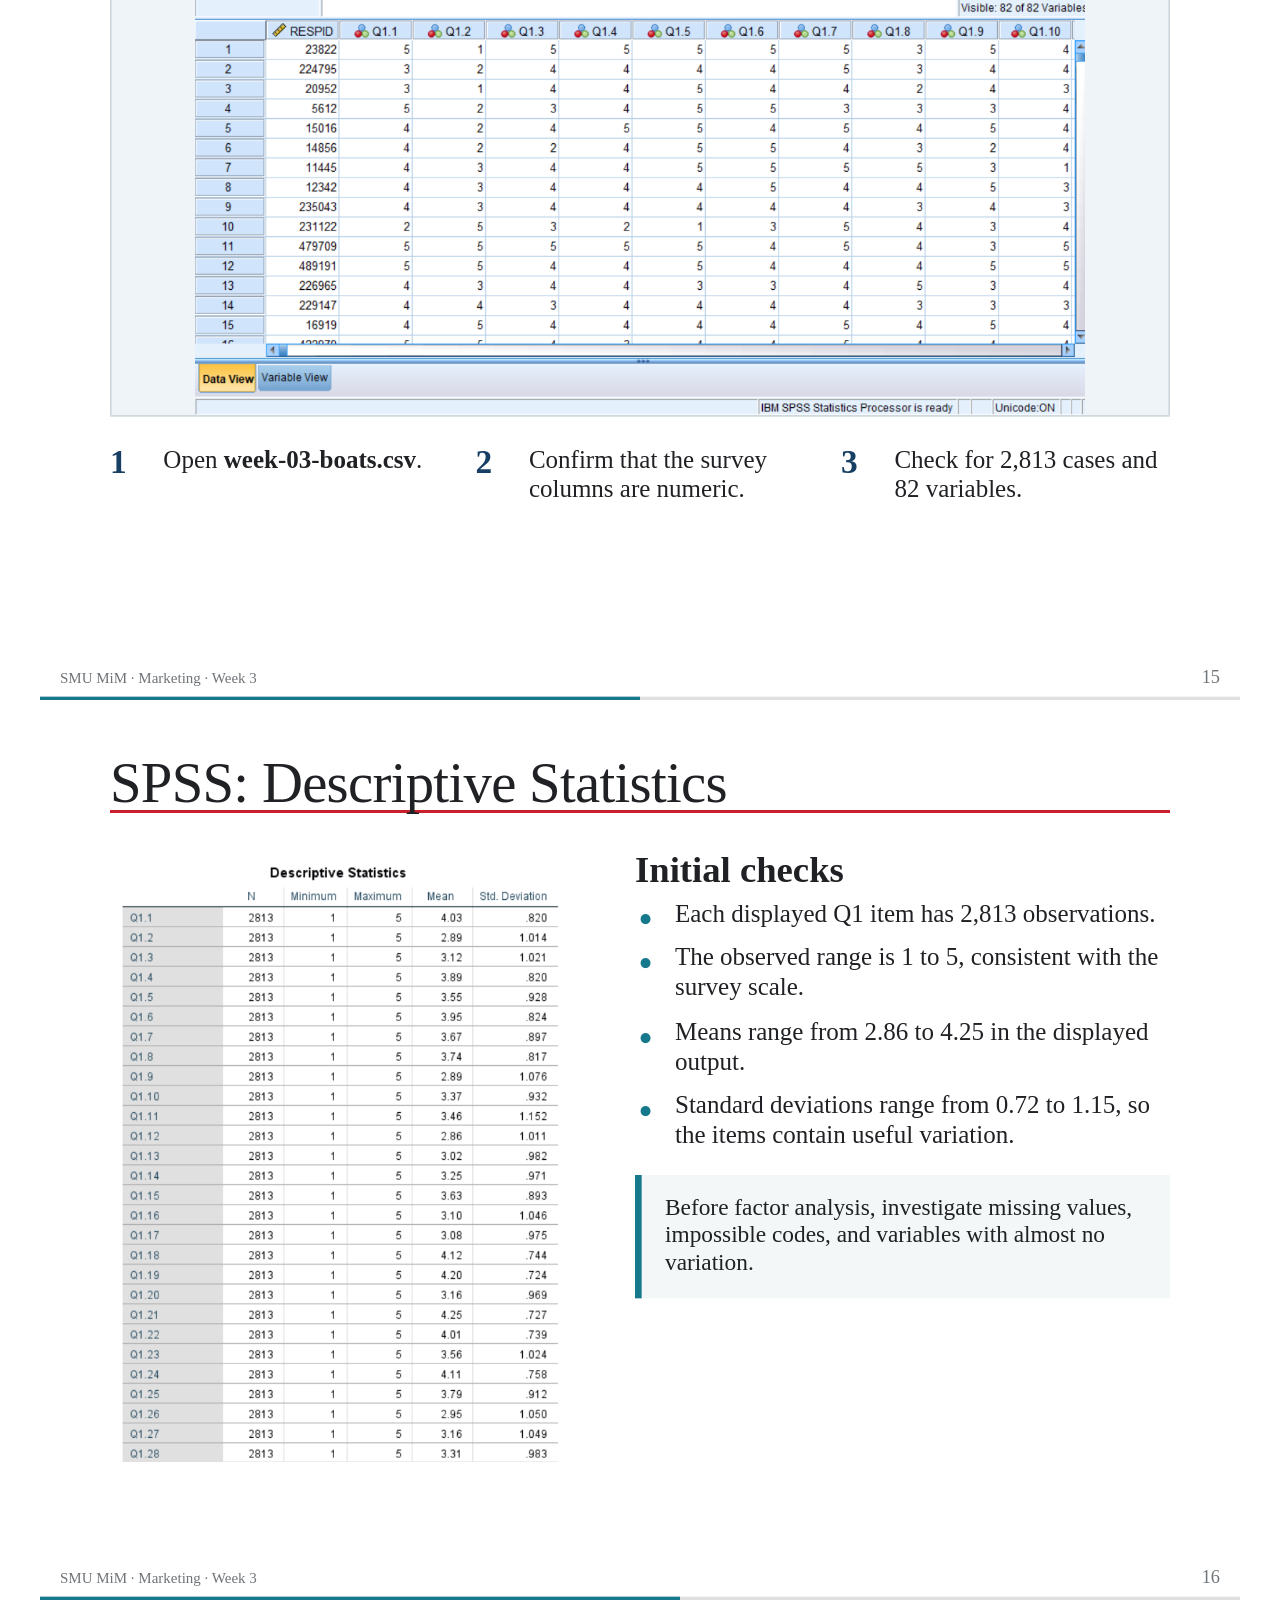
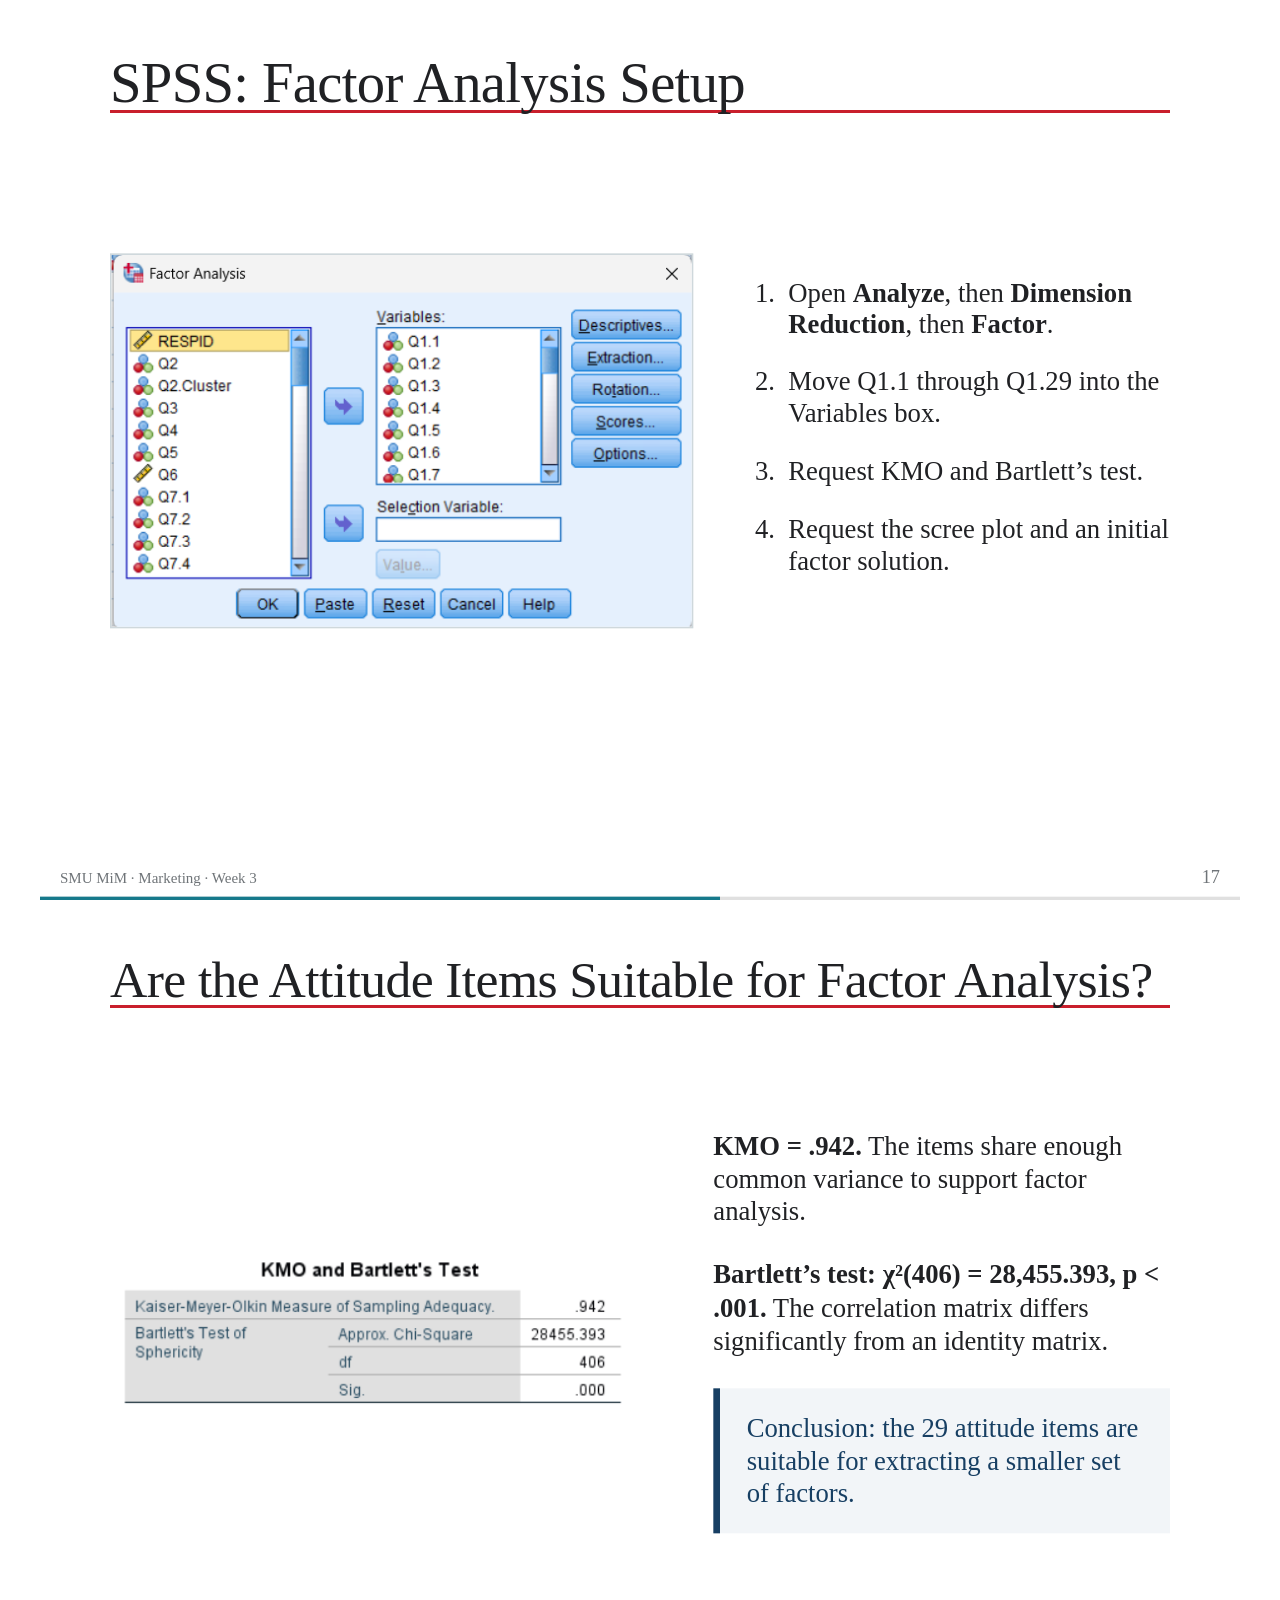
<file: materials/slides/week-03-clustering-ai.html>
<!doctype html>
<html lang="en">
  <head>
    <meta charset="utf-8" />
    <meta name="viewport" content="width=device-width, initial-scale=1" />
    <title>Week 3 · Framework, Case Workshop, and AI Frontier</title>
    <link rel="icon" href="../../assets/favicon.svg" type="image/svg+xml" />
    <link rel="stylesheet" href="../../assets/css/chapter-02-deck.css?v=18" />
    <script src="../../assets/js/chapter-02-content.js" defer></script>
    <script src="../../assets/js/chapter-02-ocr.js" defer></script>
    <script src="../../assets/js/chapter-02-revisions.js?v=18" defer></script>
    <script src="../../assets/js/chapter-02-deck.js?v=9" defer></script>
  </head>
  <body>
    <main id="deck" data-week="3" data-slides="week3-title,week3-agenda,53-59,63-64,week3-agenda-case,boats-case,boats-data,boats-import,boats-descriptives,boats-factor-setup,boats-factor-kmo,boats-factor-scree,week3-agenda-ai,ai-intuition,ai-case,ai-colab,ai-descriptive-ratings,ai-descriptive-length,ai-embedding-code,ai-clustering,ai-pca,ai-cluster-profiles,week3-takeaways" aria-label="Week 3 chapter slides"></main>
  </body>
</html>
</file>
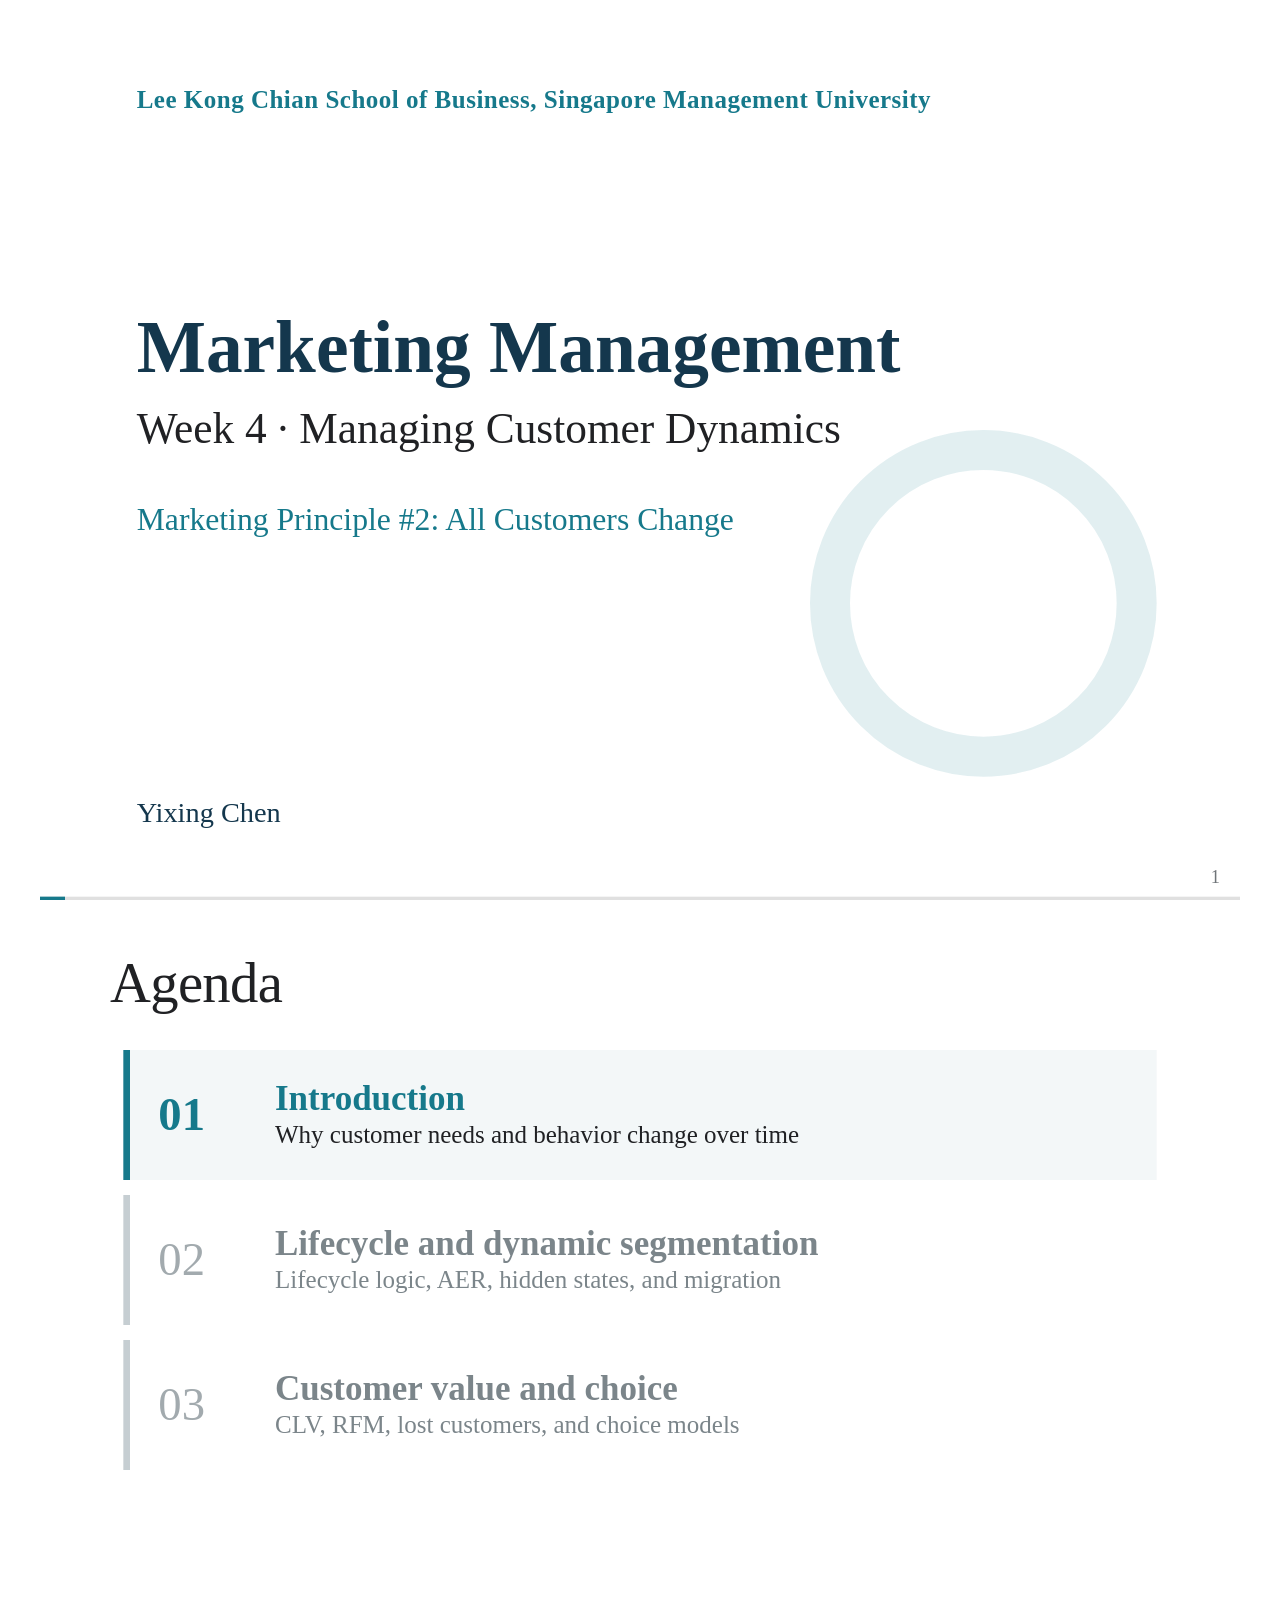
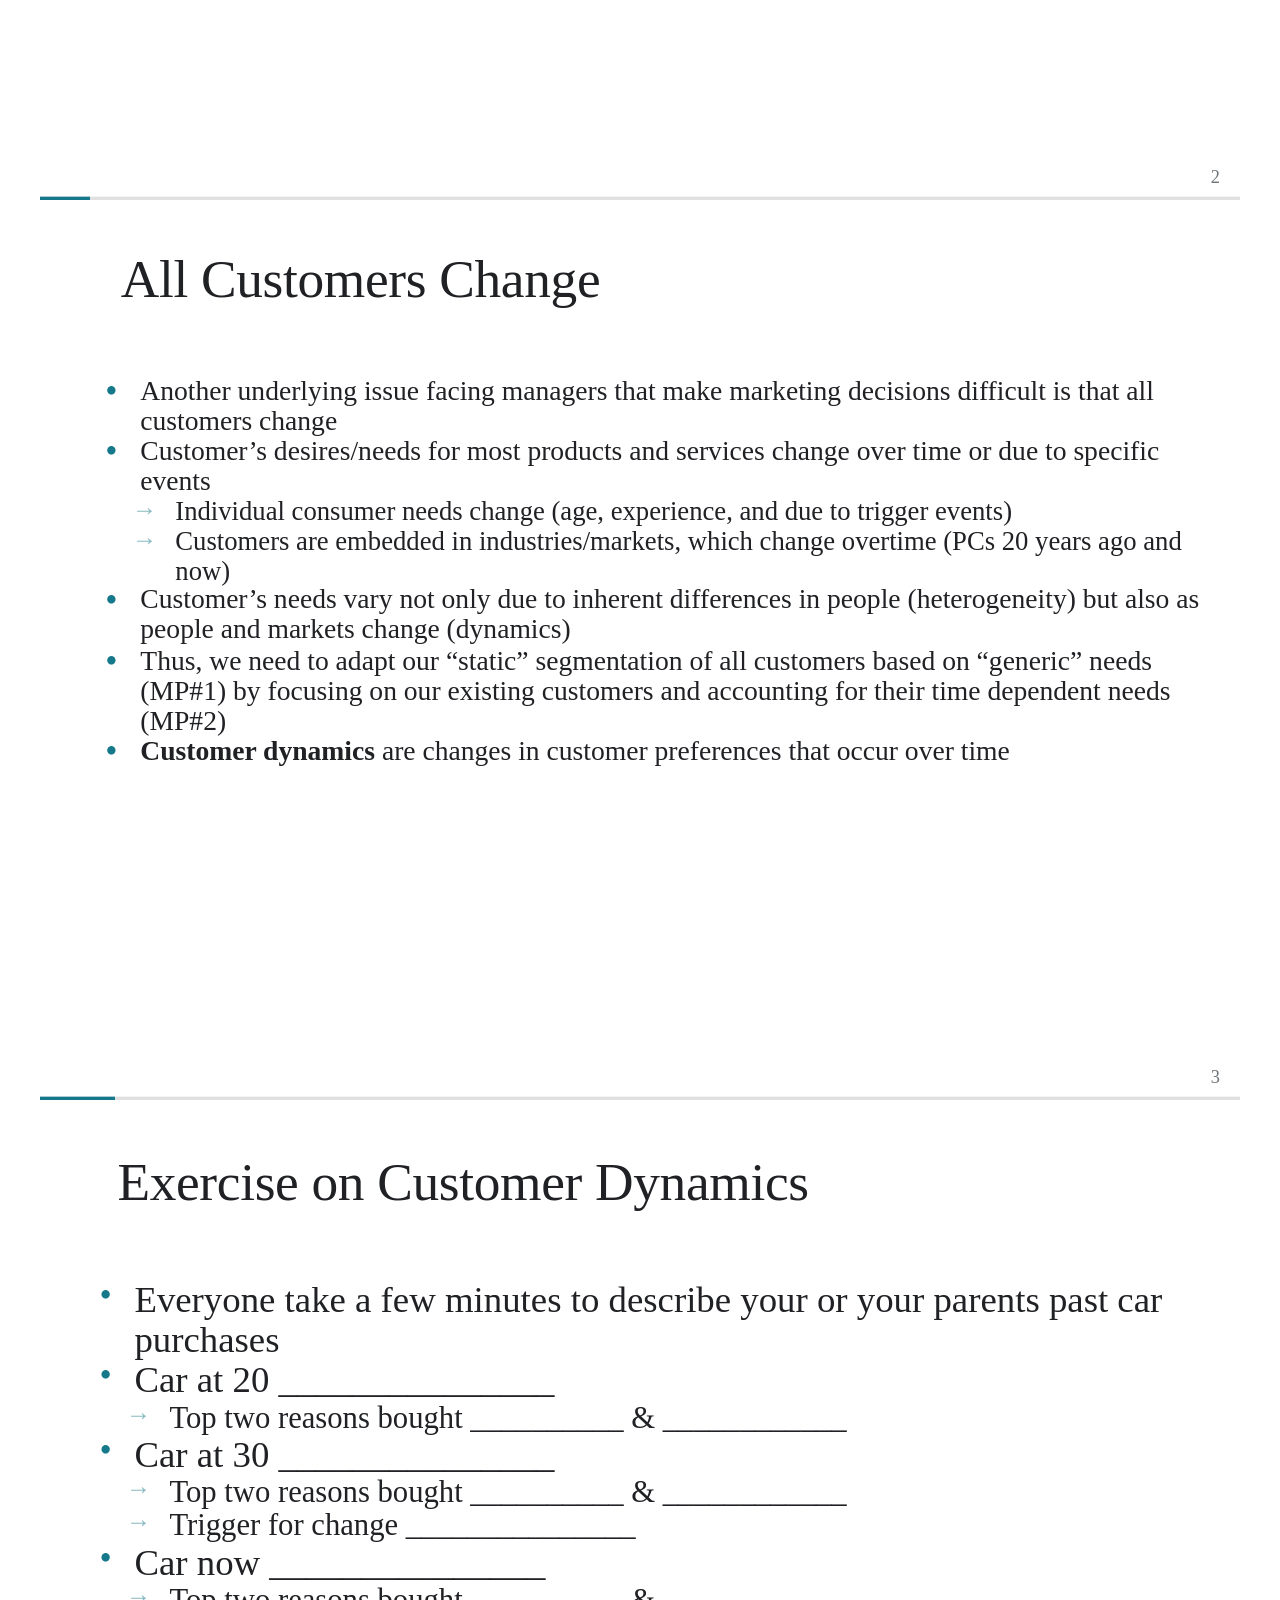
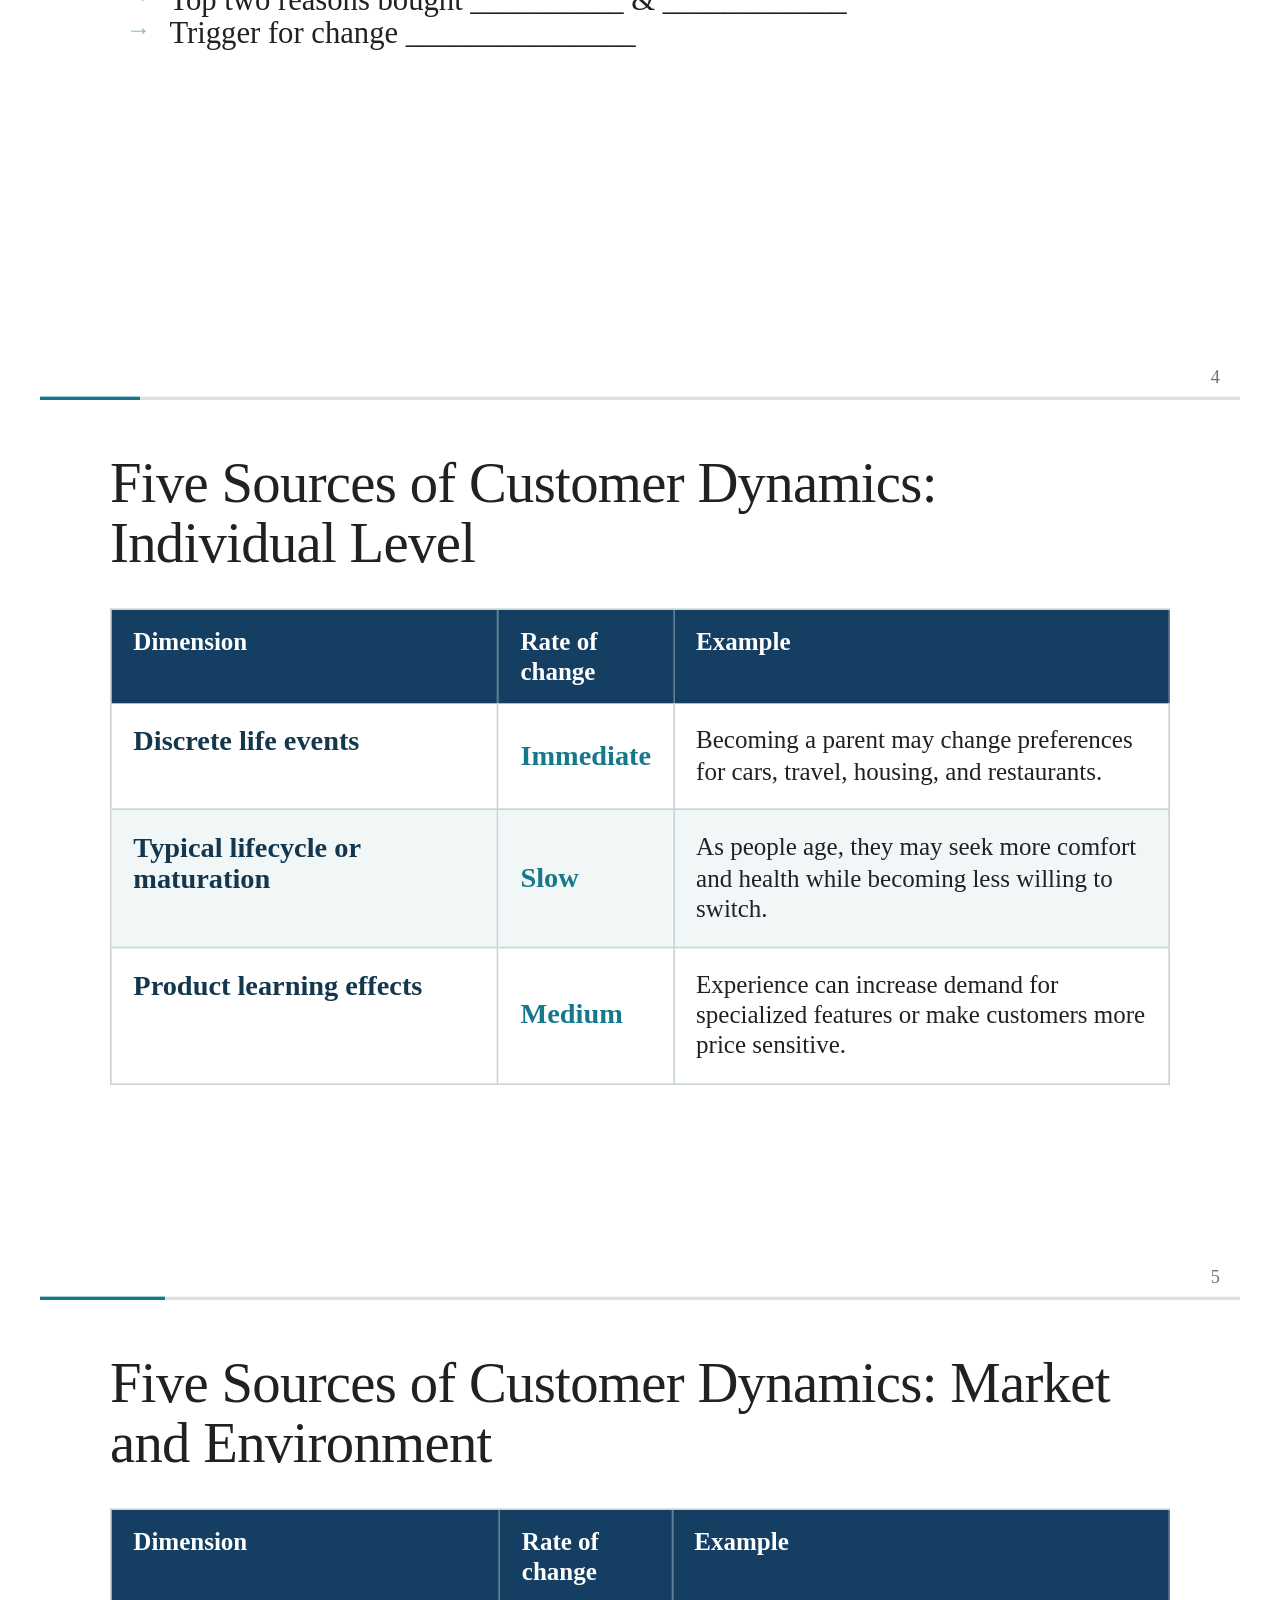
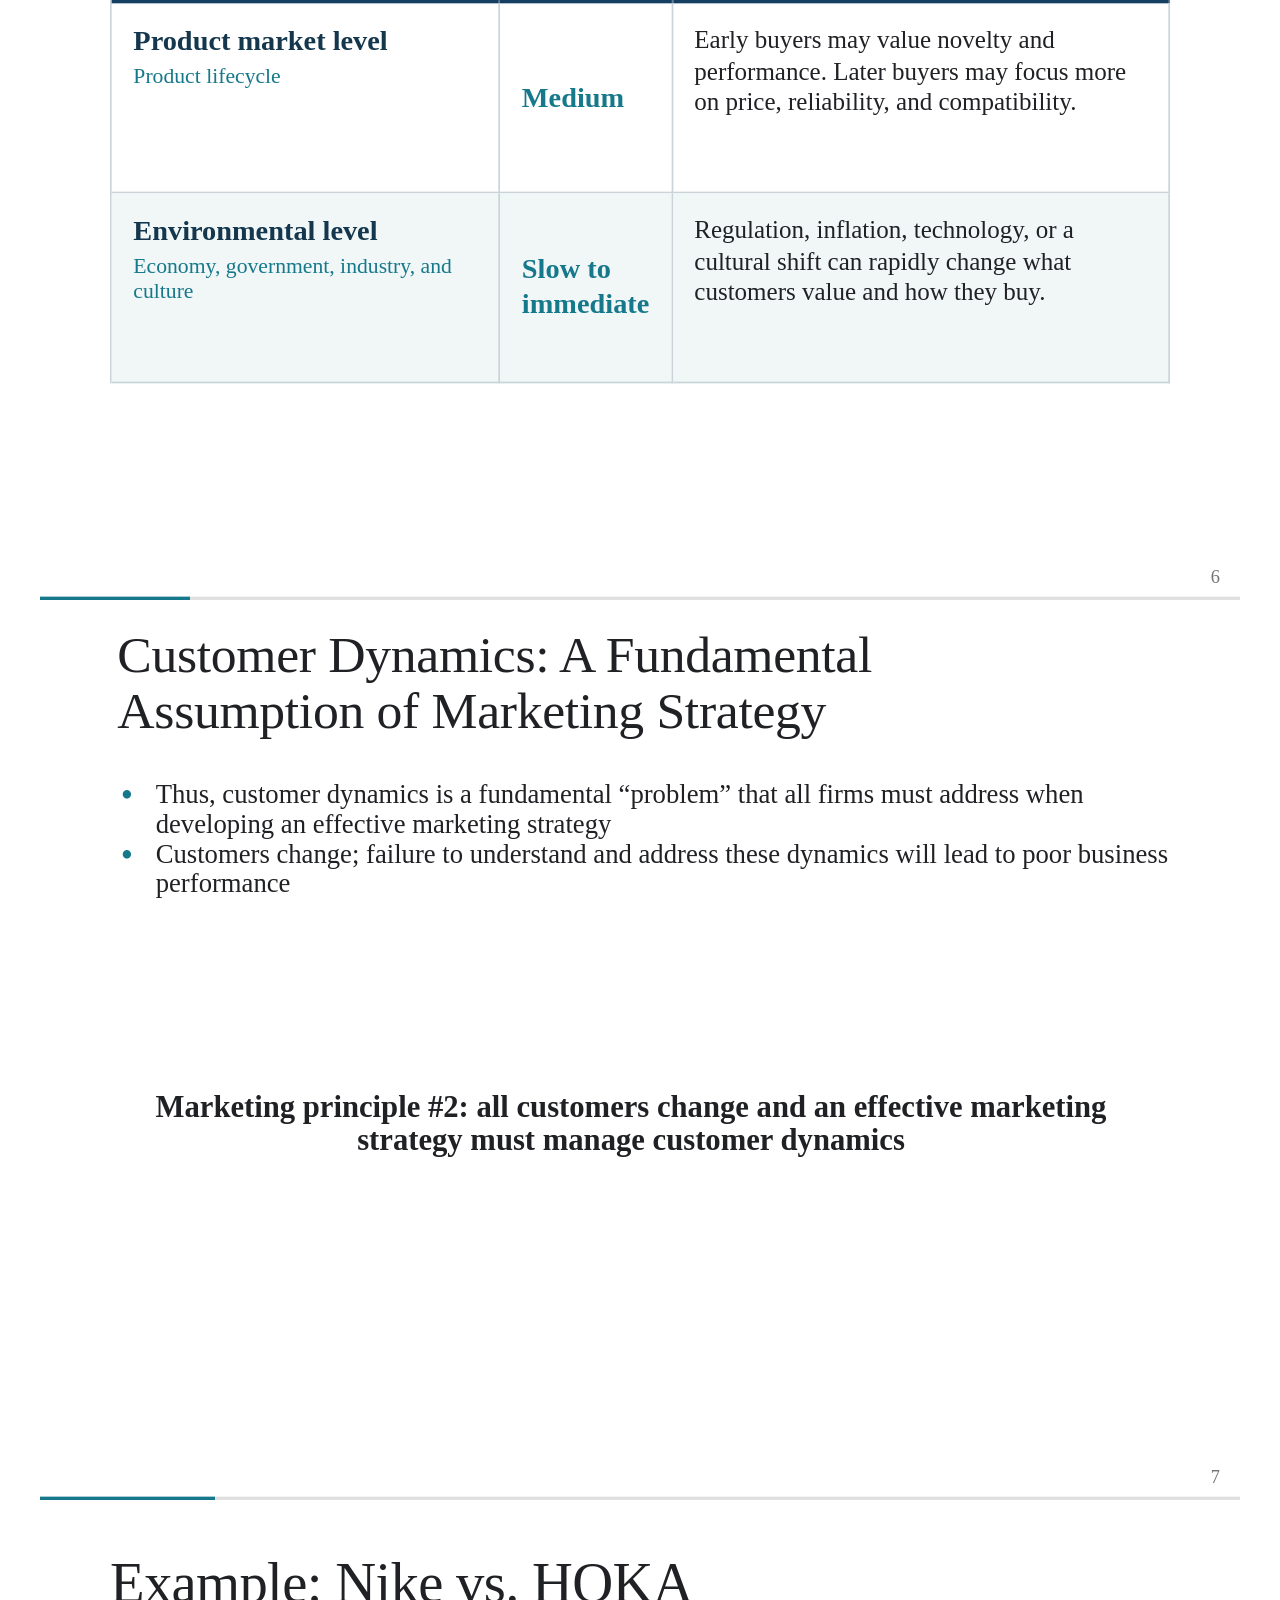
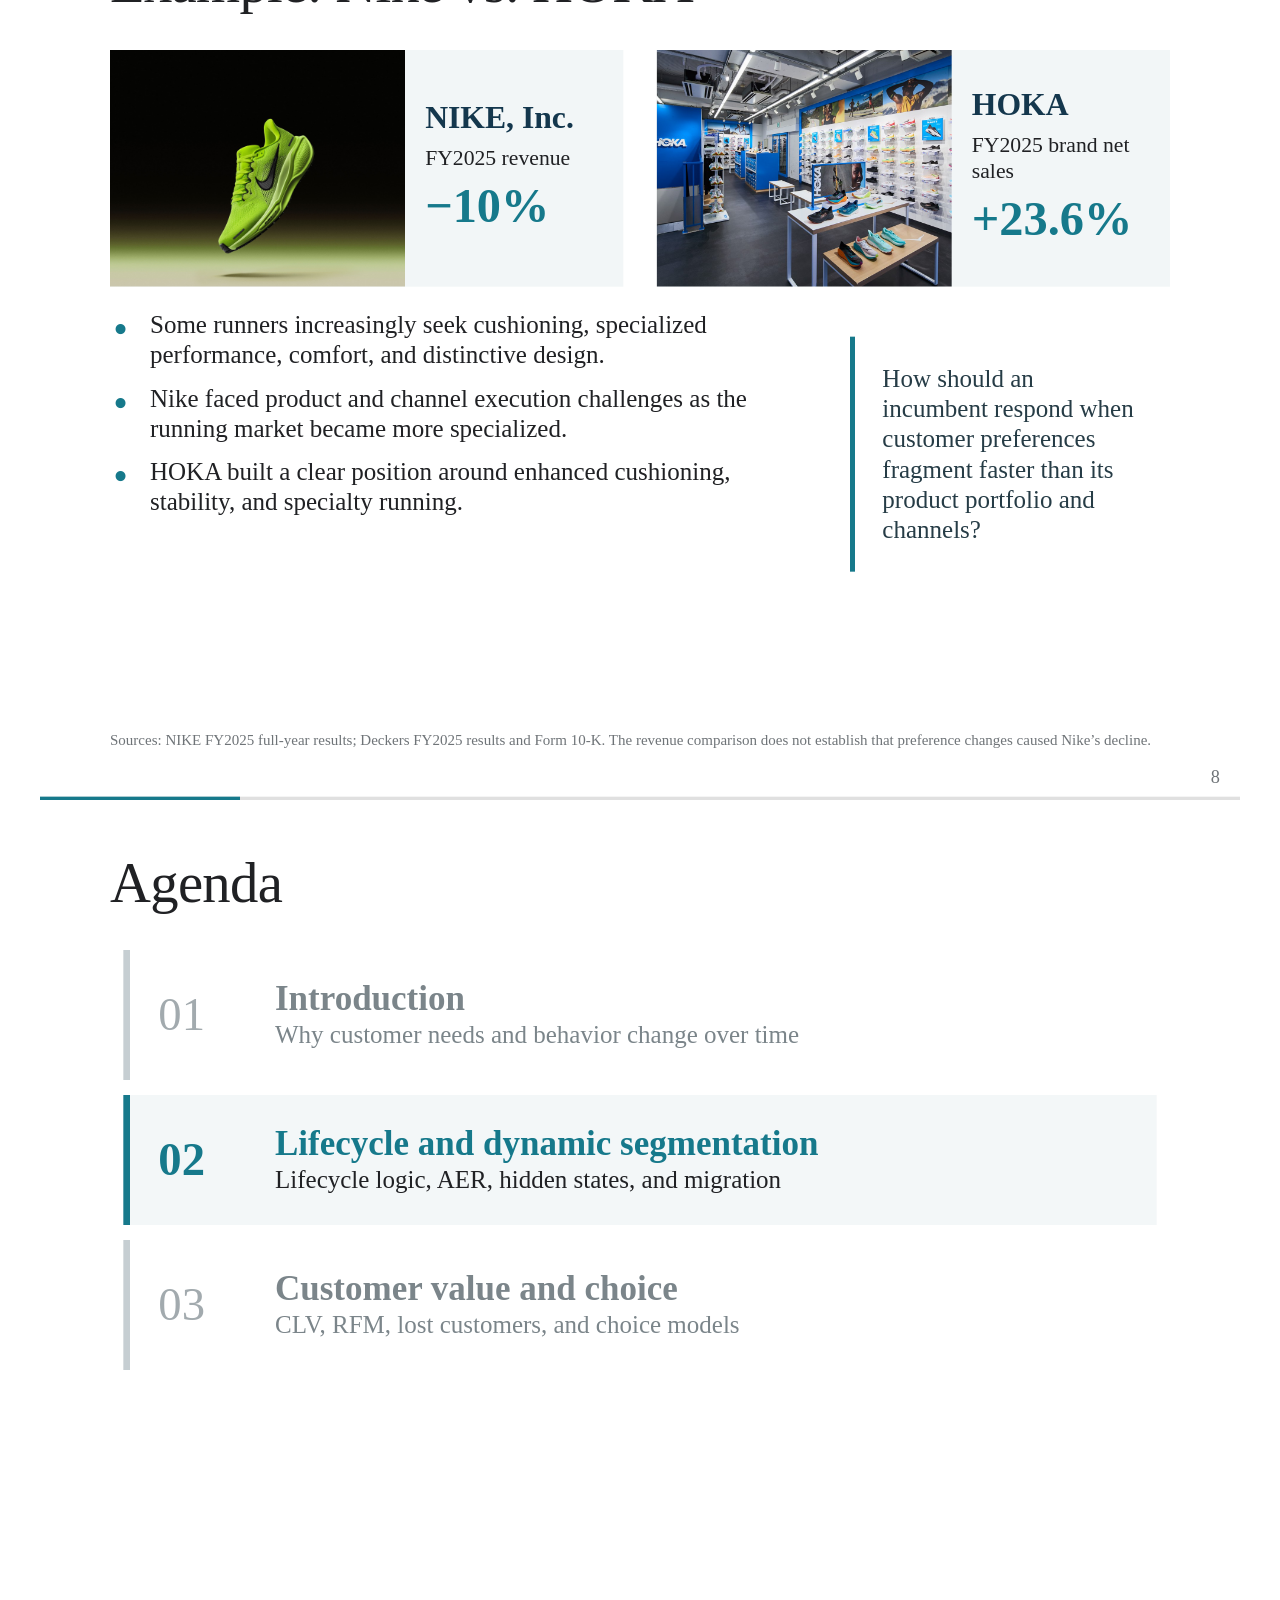
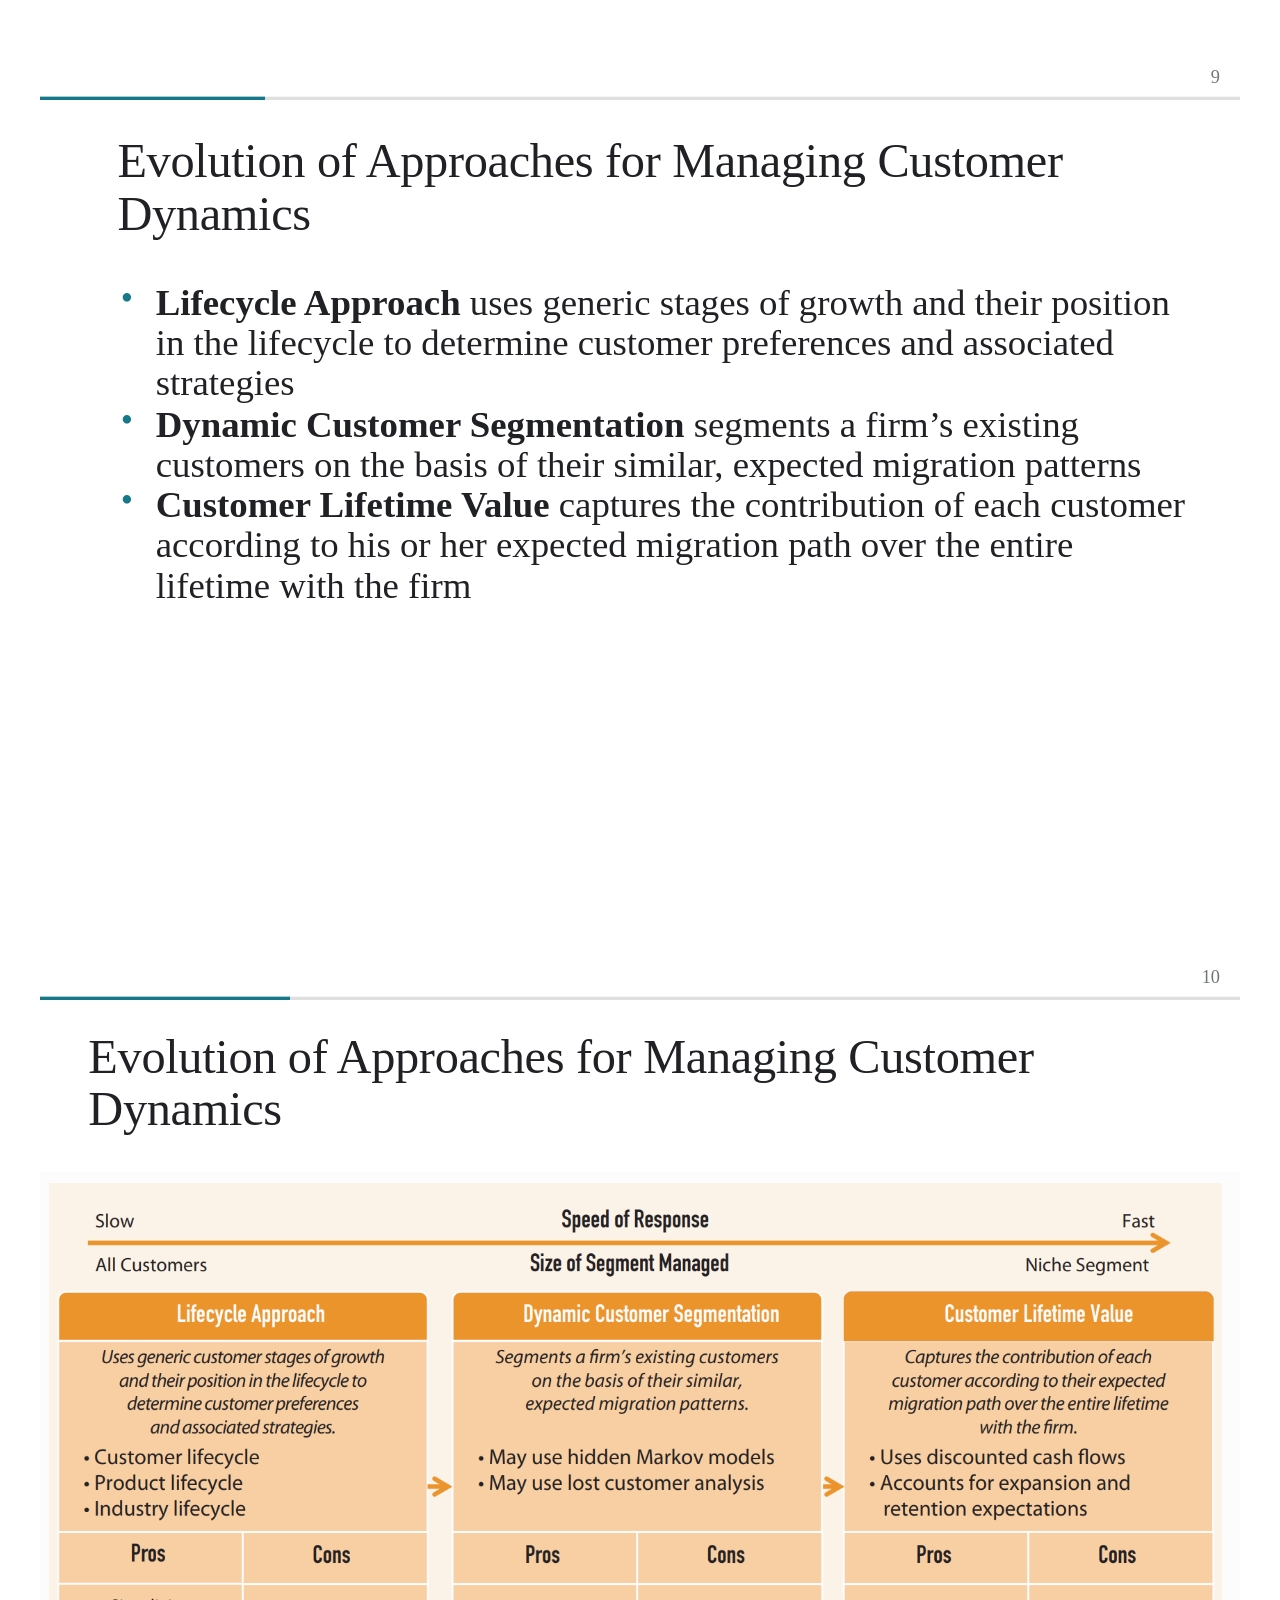
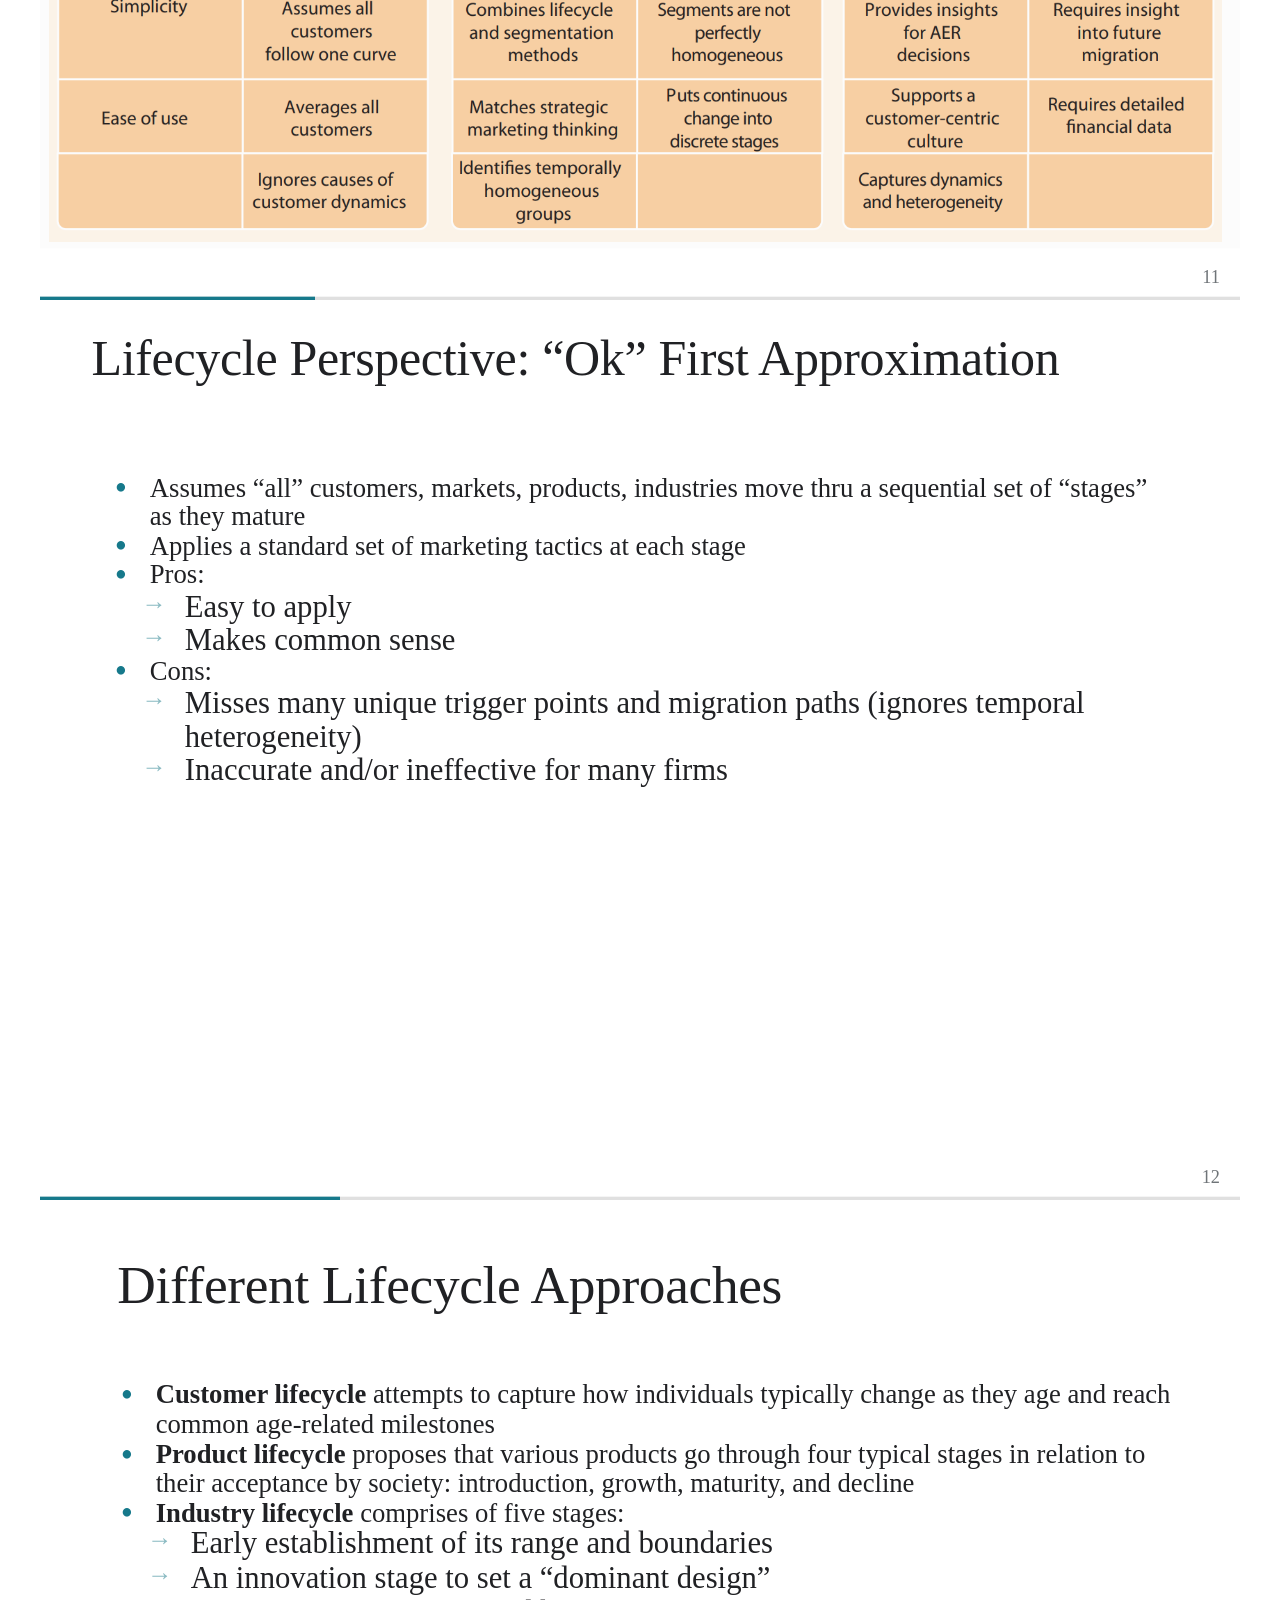
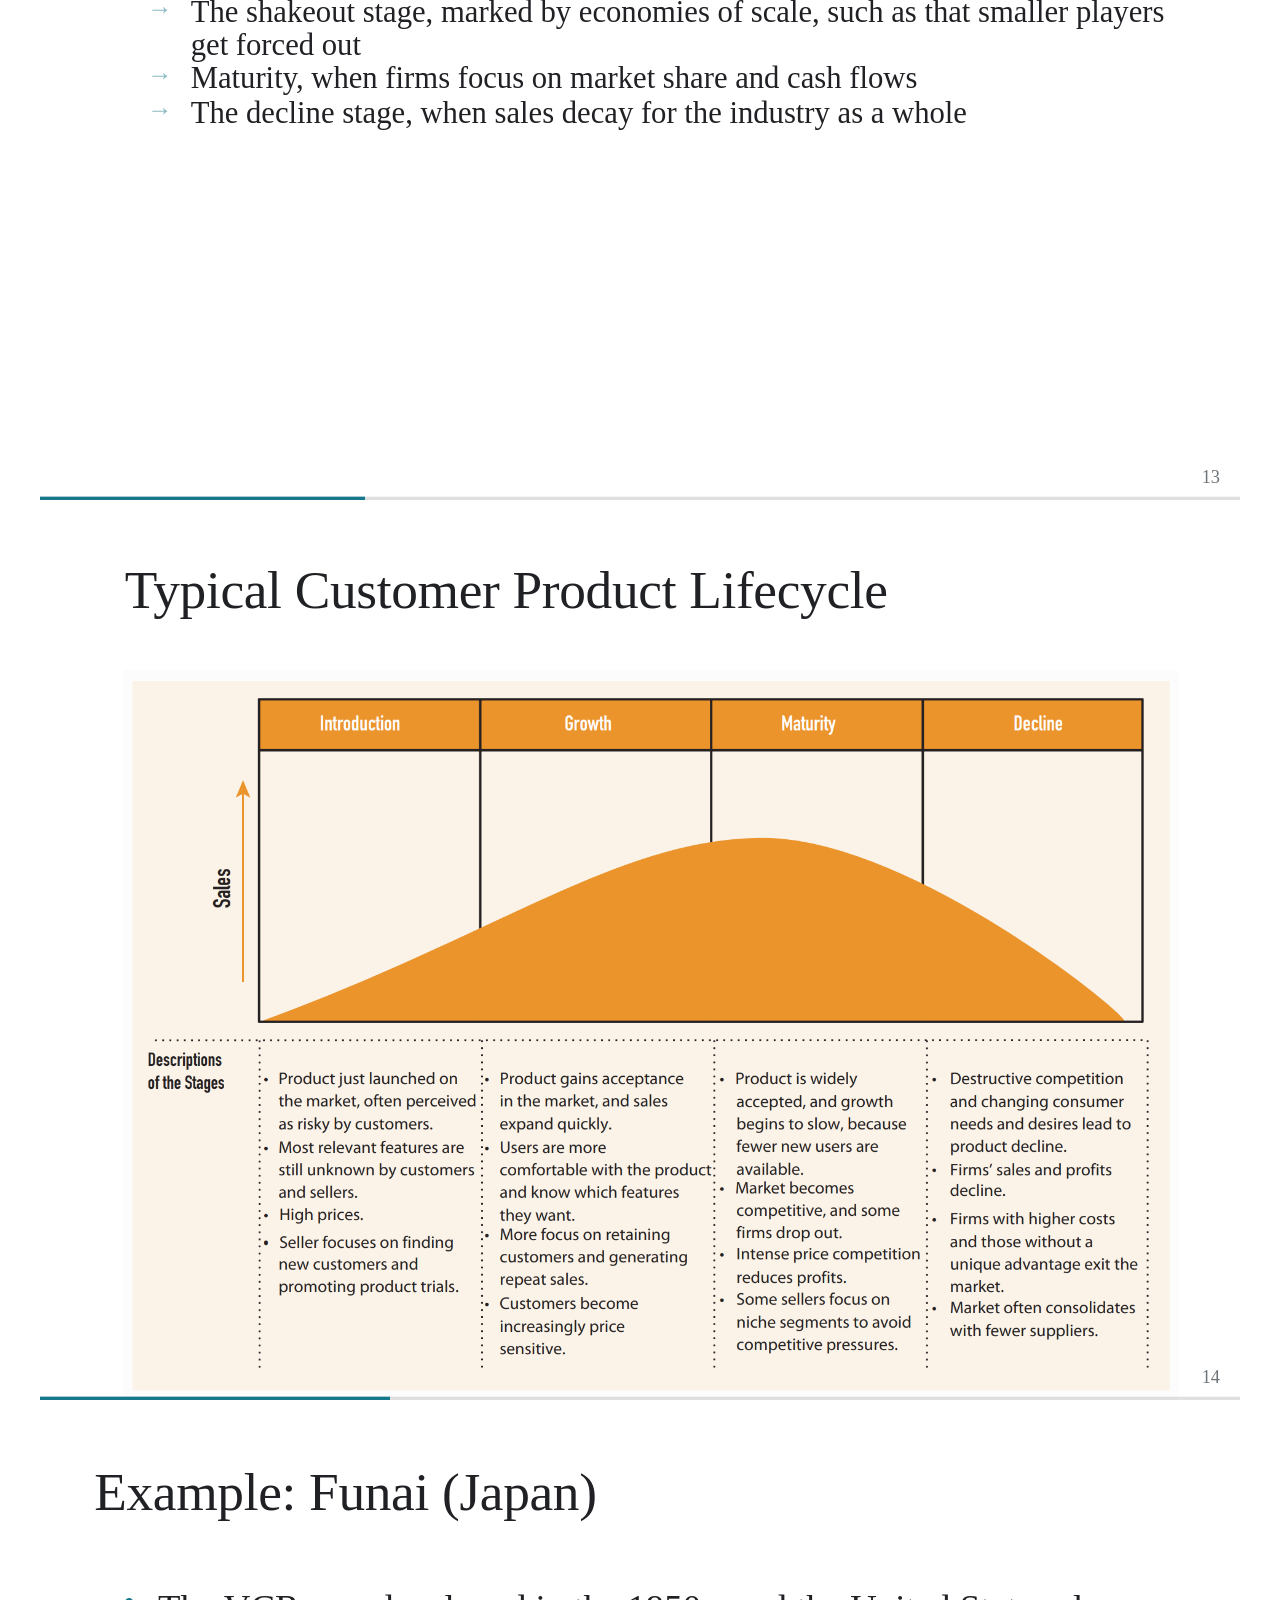
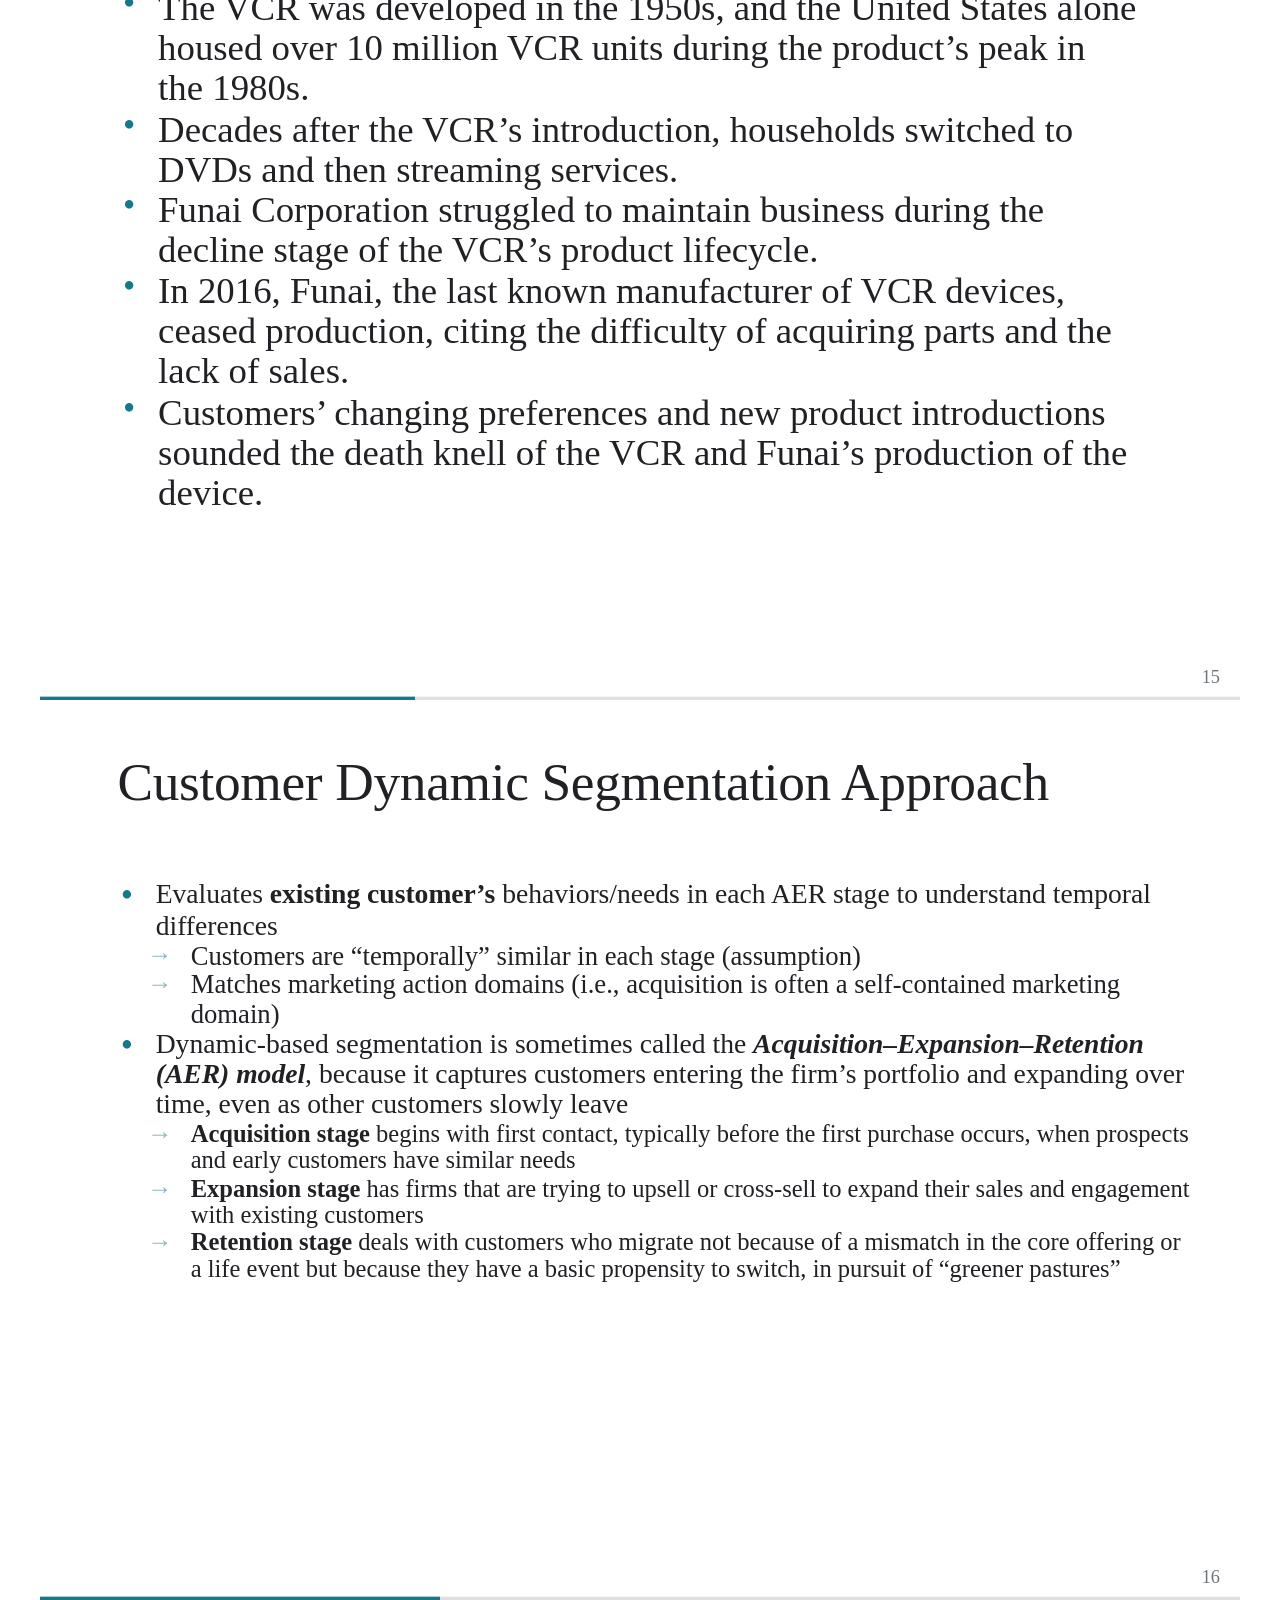
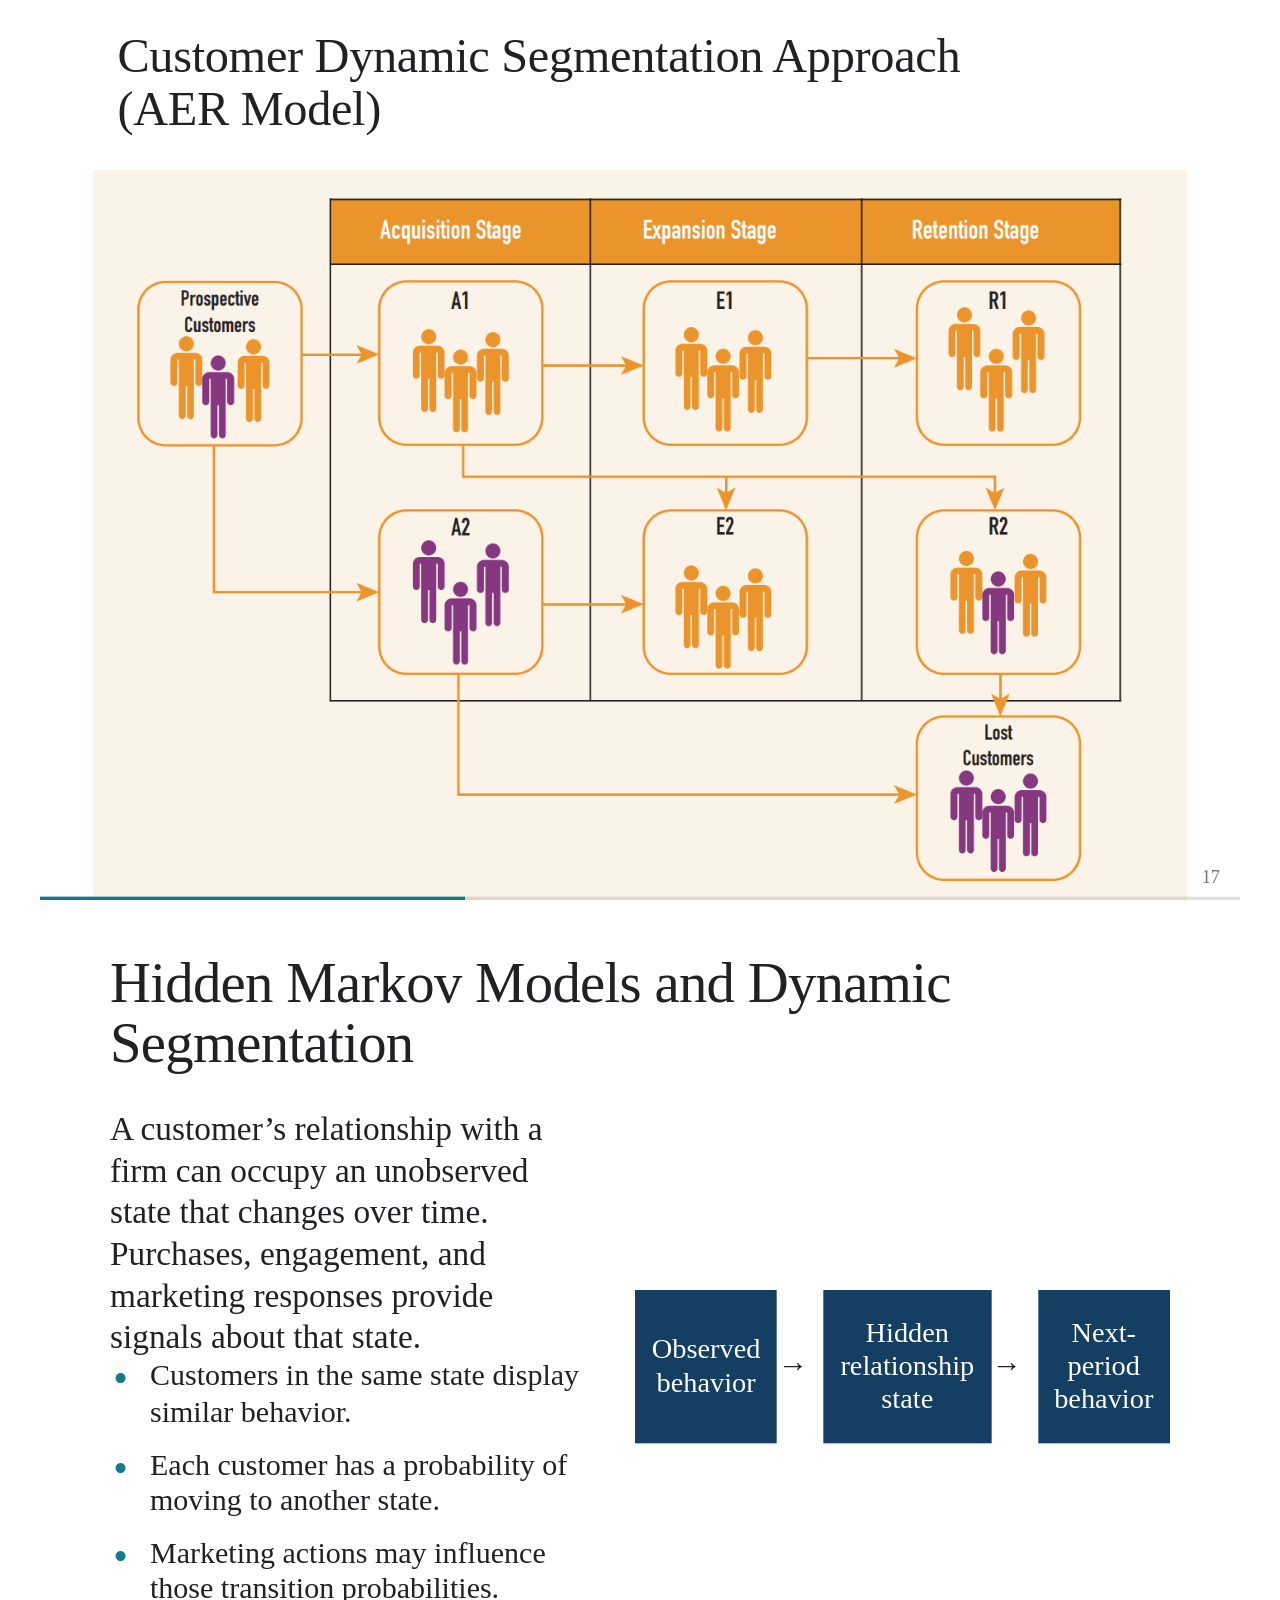
<file: materials/slides/week-04-customer-dynamics.html>
<!doctype html>
<html lang="en">
  <head>
    <meta charset="utf-8" />
    <meta name="viewport" content="width=device-width, initial-scale=1" />
    <title>Week 4 · Introduction and Approaches for Managing Customer Dynamics</title>
    <link rel="icon" href="../../assets/favicon.svg" type="image/svg+xml" />
    <link rel="stylesheet" href="../../assets/css/chapter-03-deck.css" />
    <script src="../../assets/js/chapter-03-content.js" defer></script>
    <script src="../../assets/js/chapter-03-revisions.js" defer></script>
    <script src="../../assets/js/chapter-03-deck.js" defer></script>
  </head>
  <body>
    <main id="deck" data-slides="1-48" aria-label="Week 4 chapter slides"></main>
  </body>
</html>
</file>
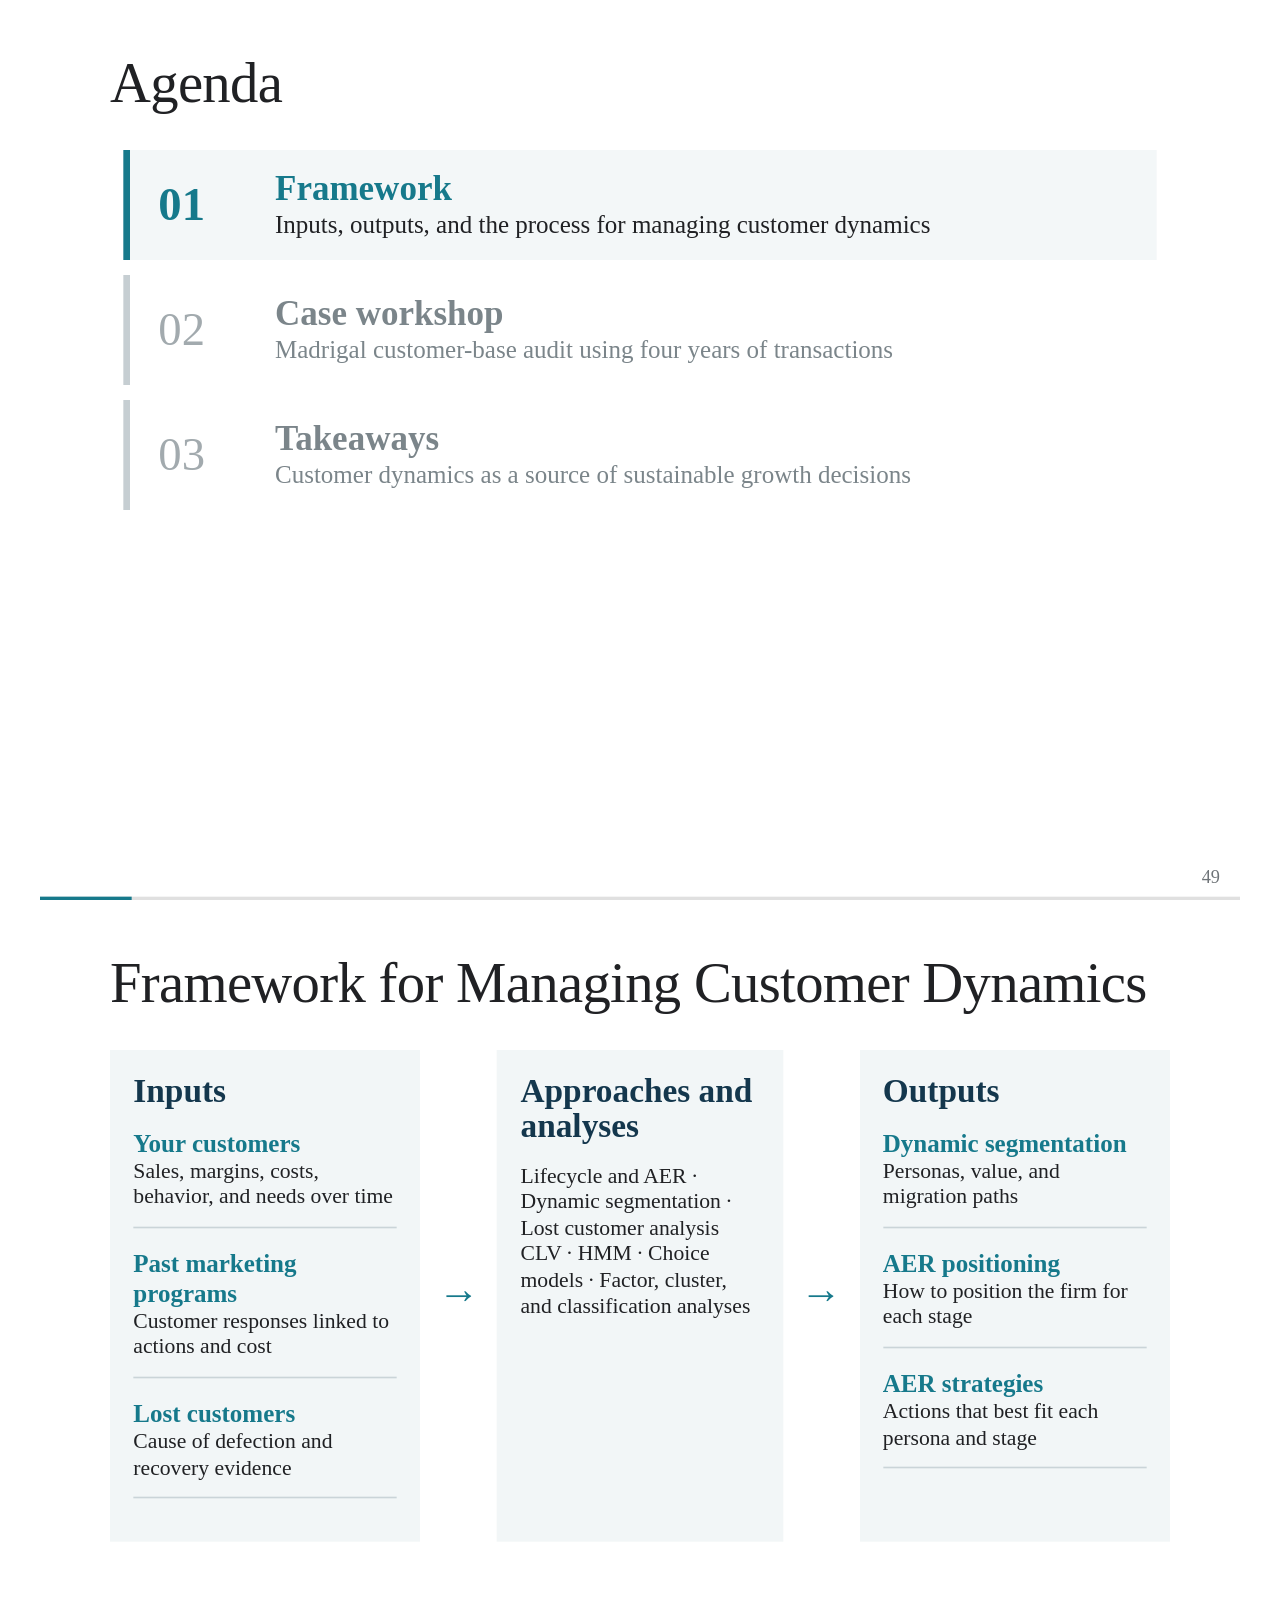
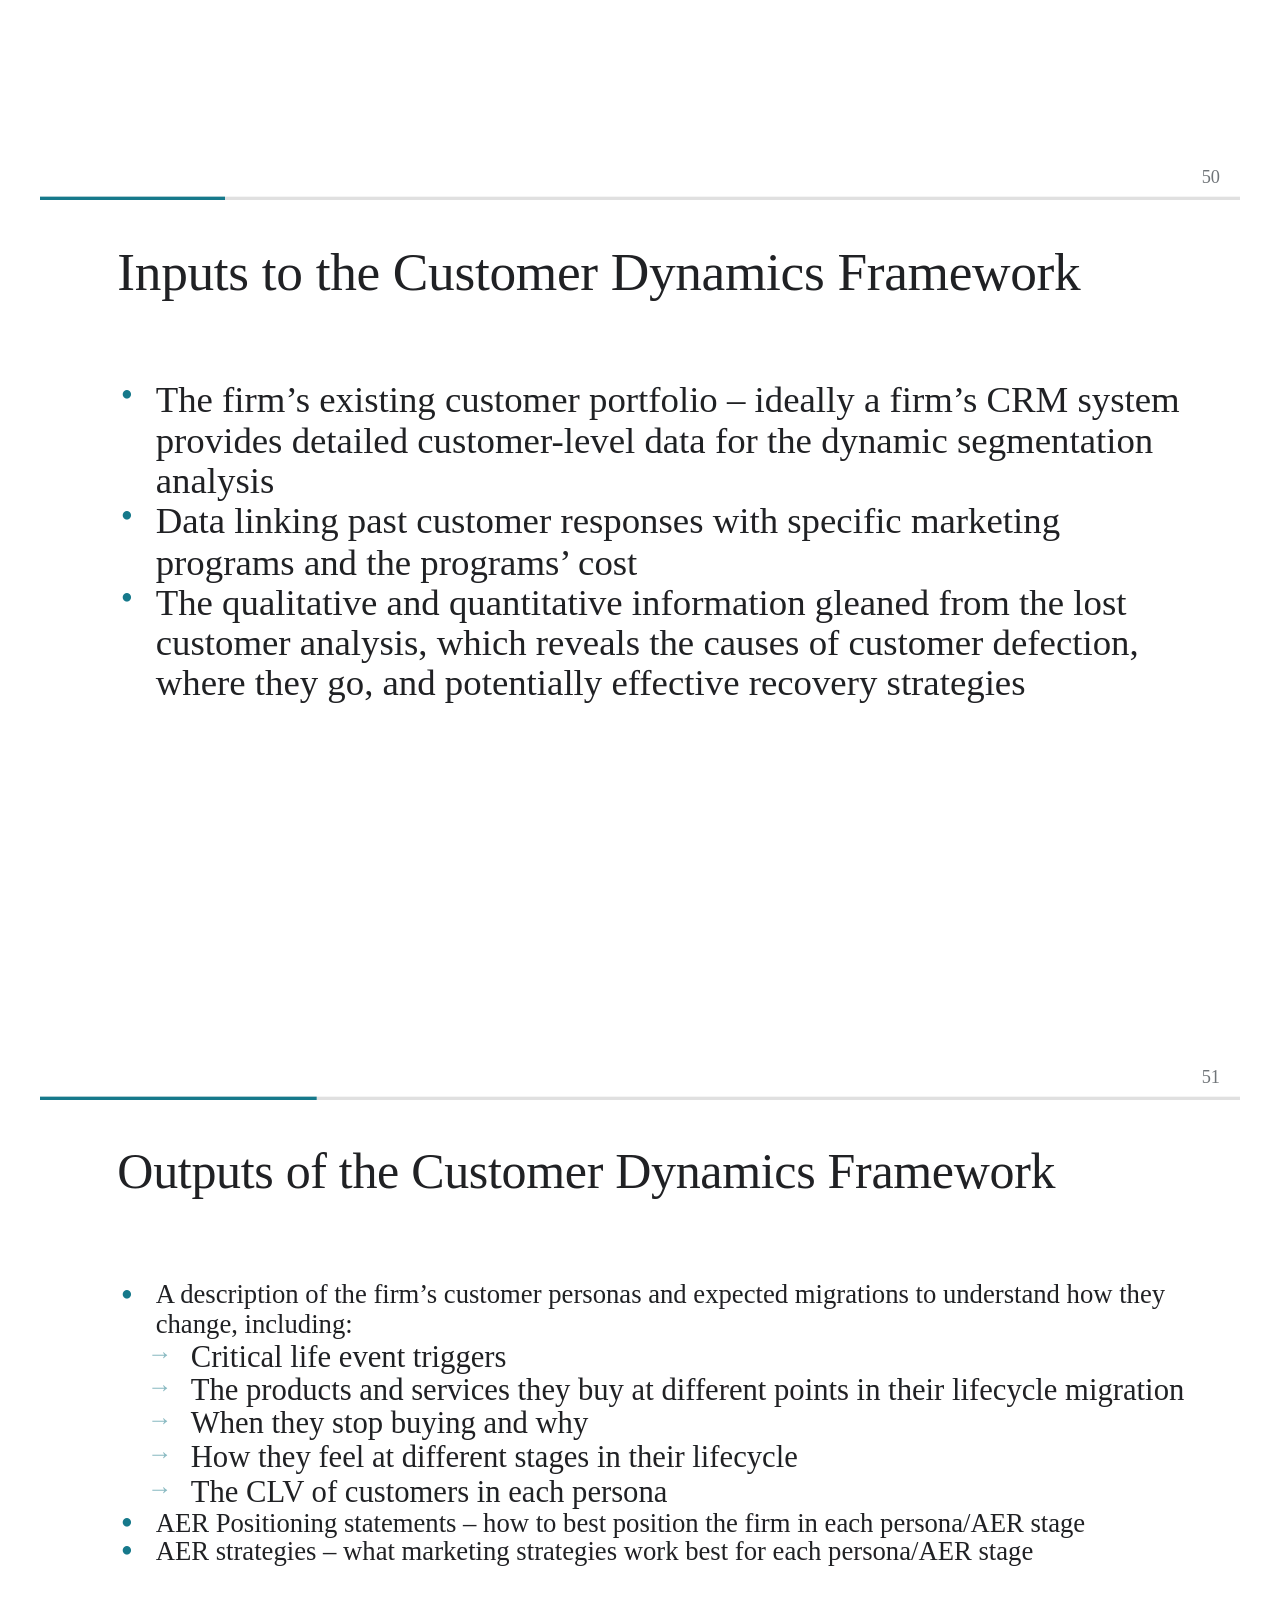
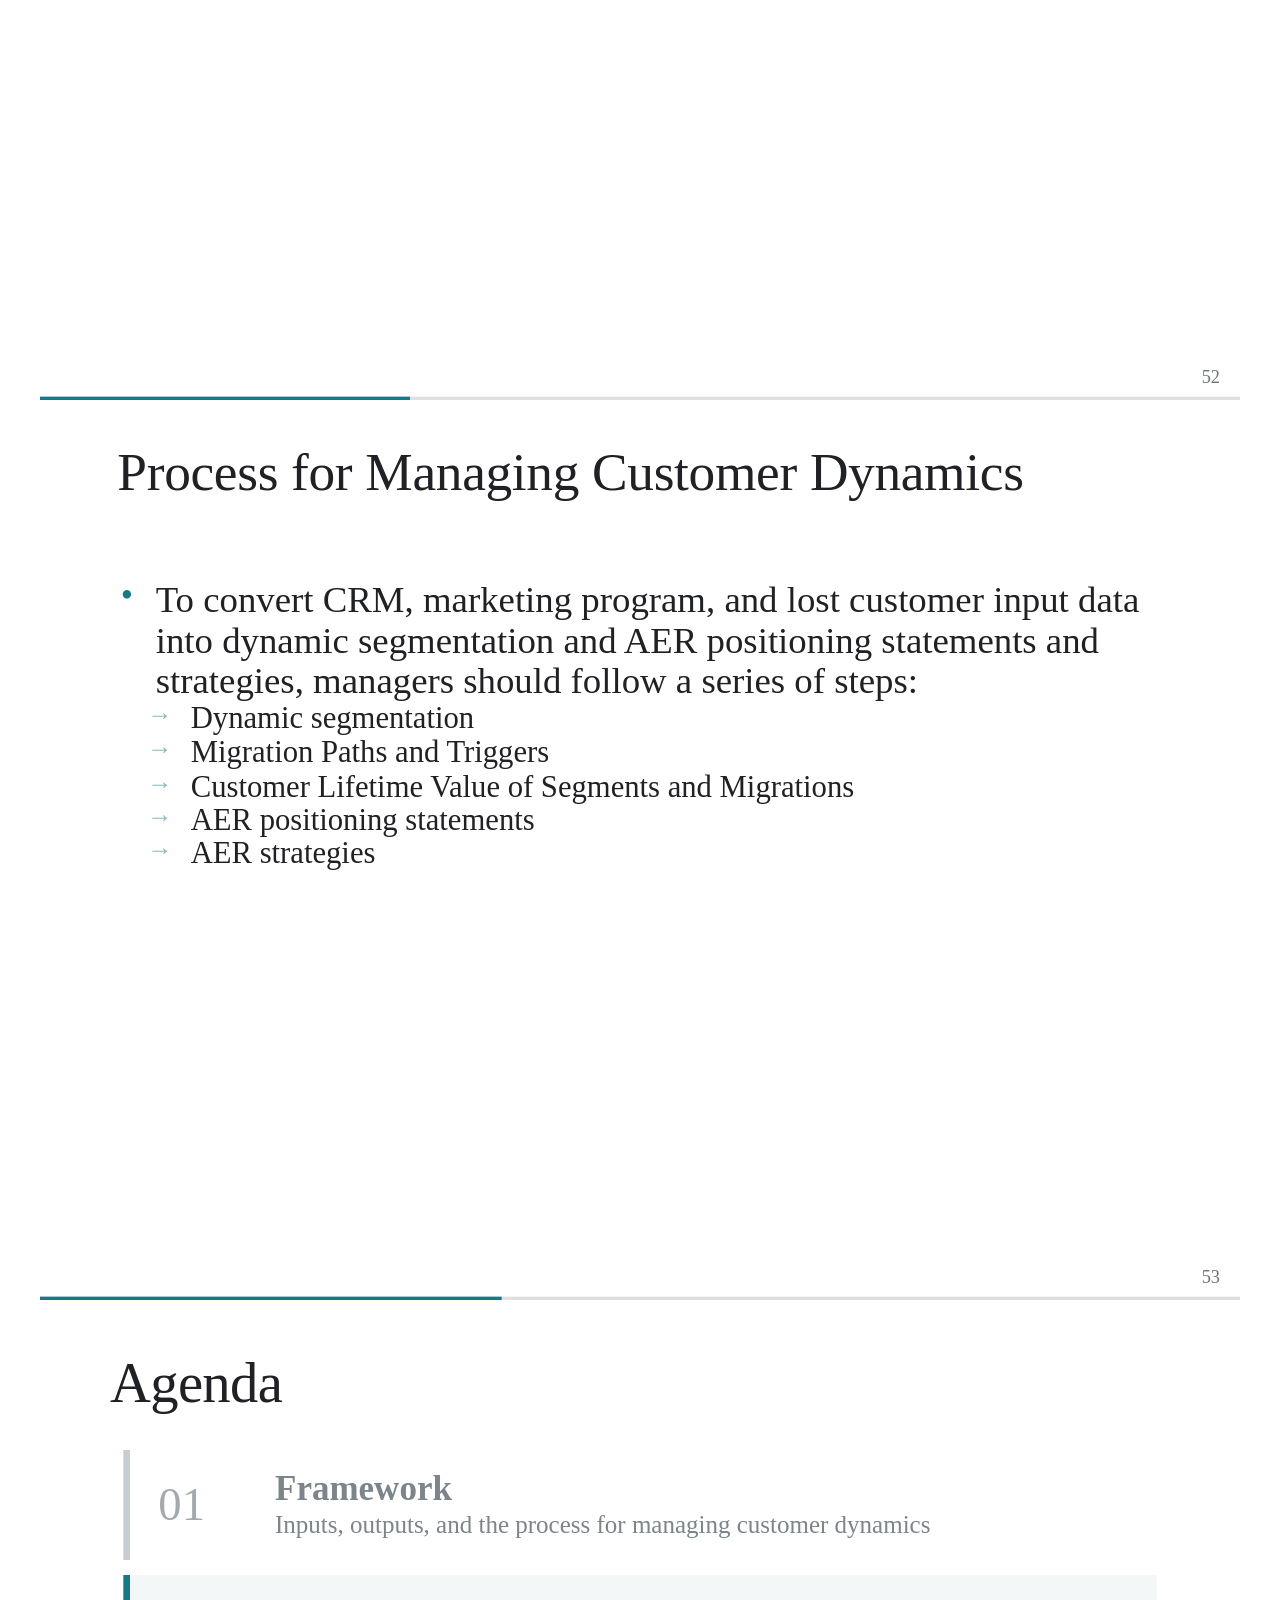
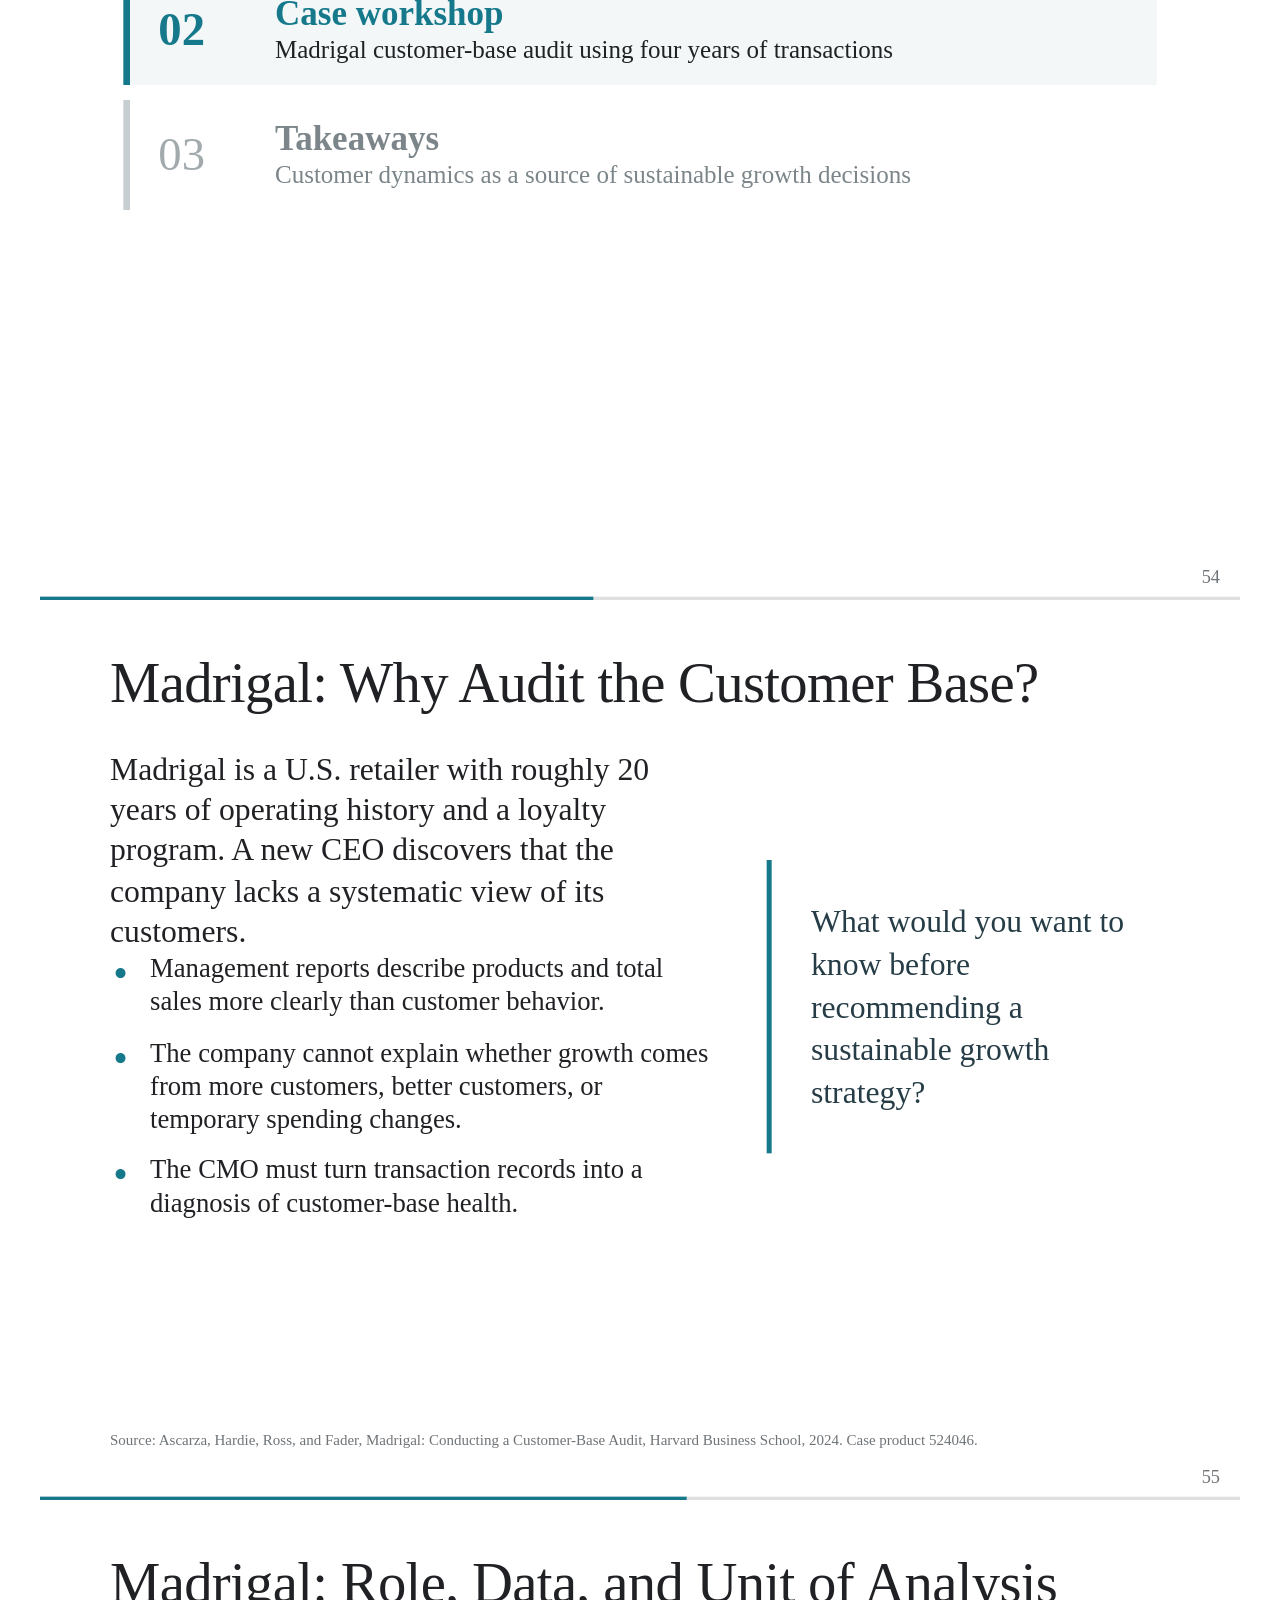
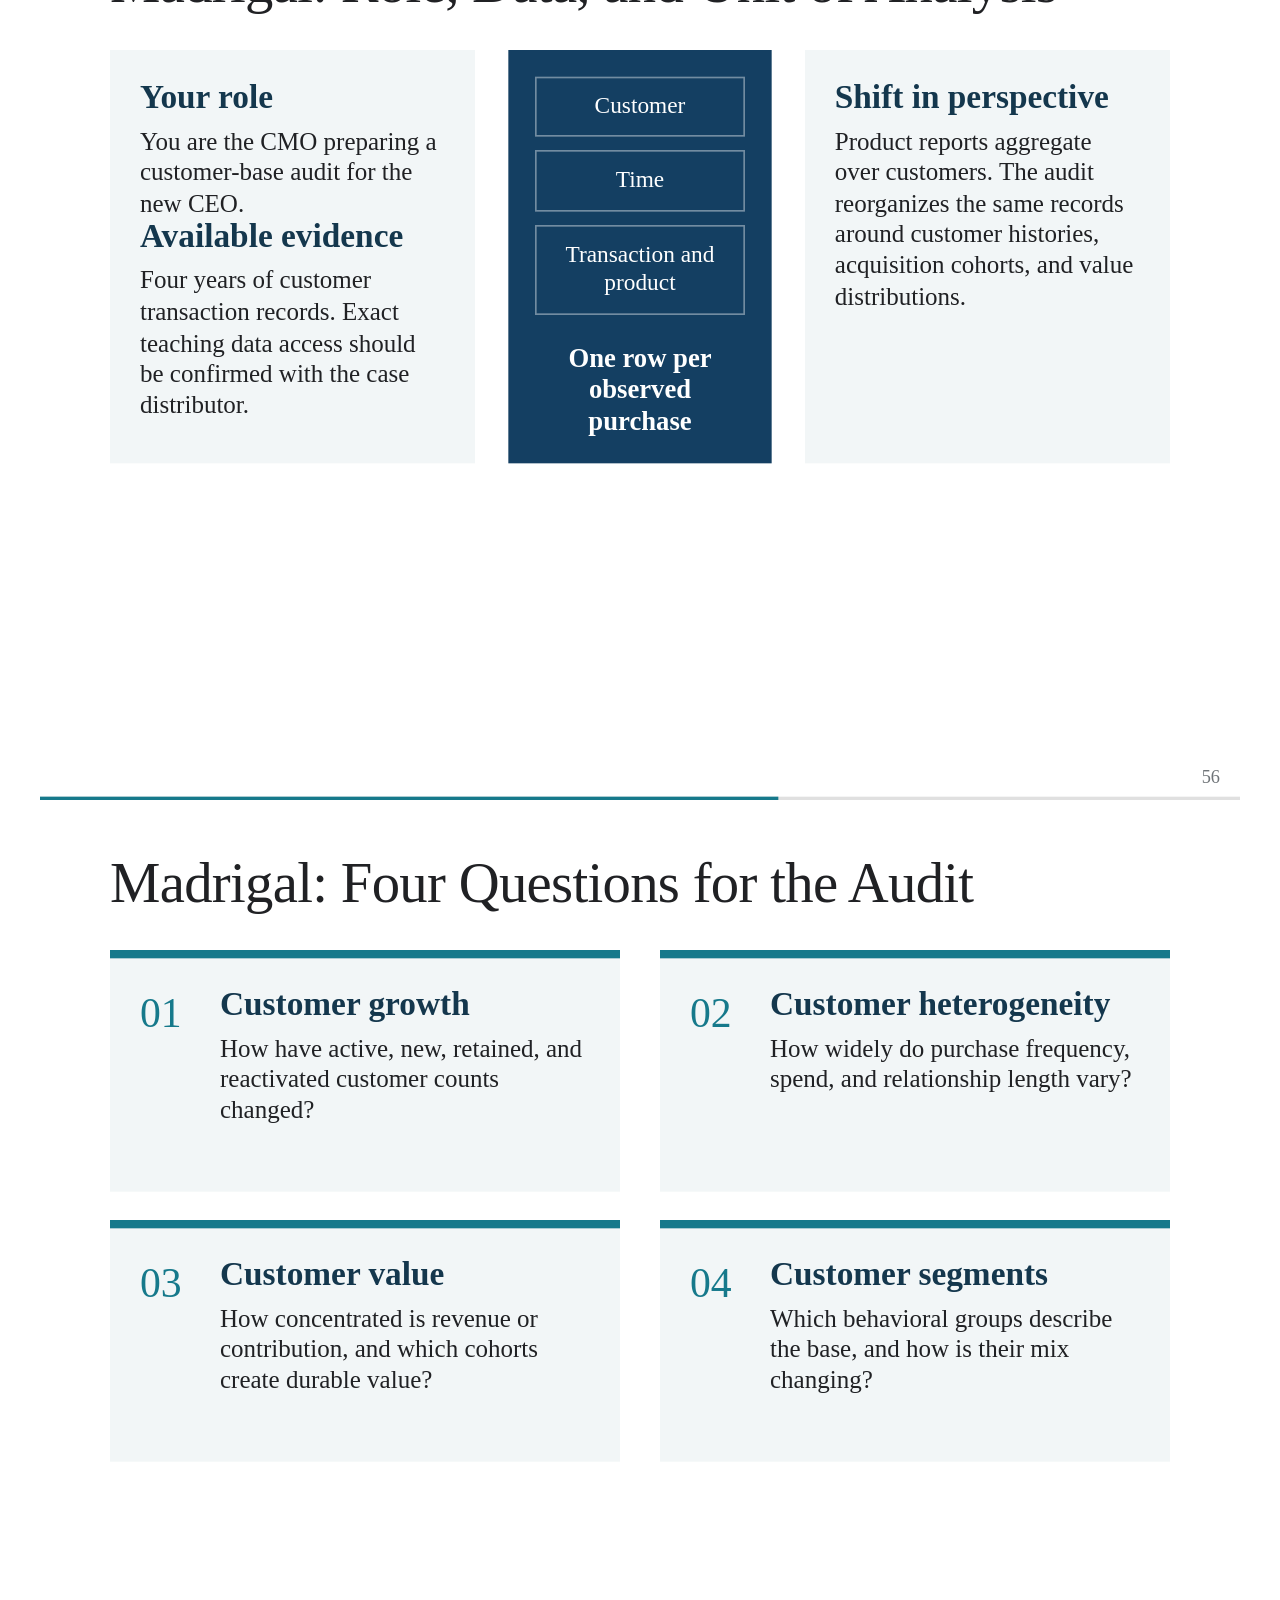
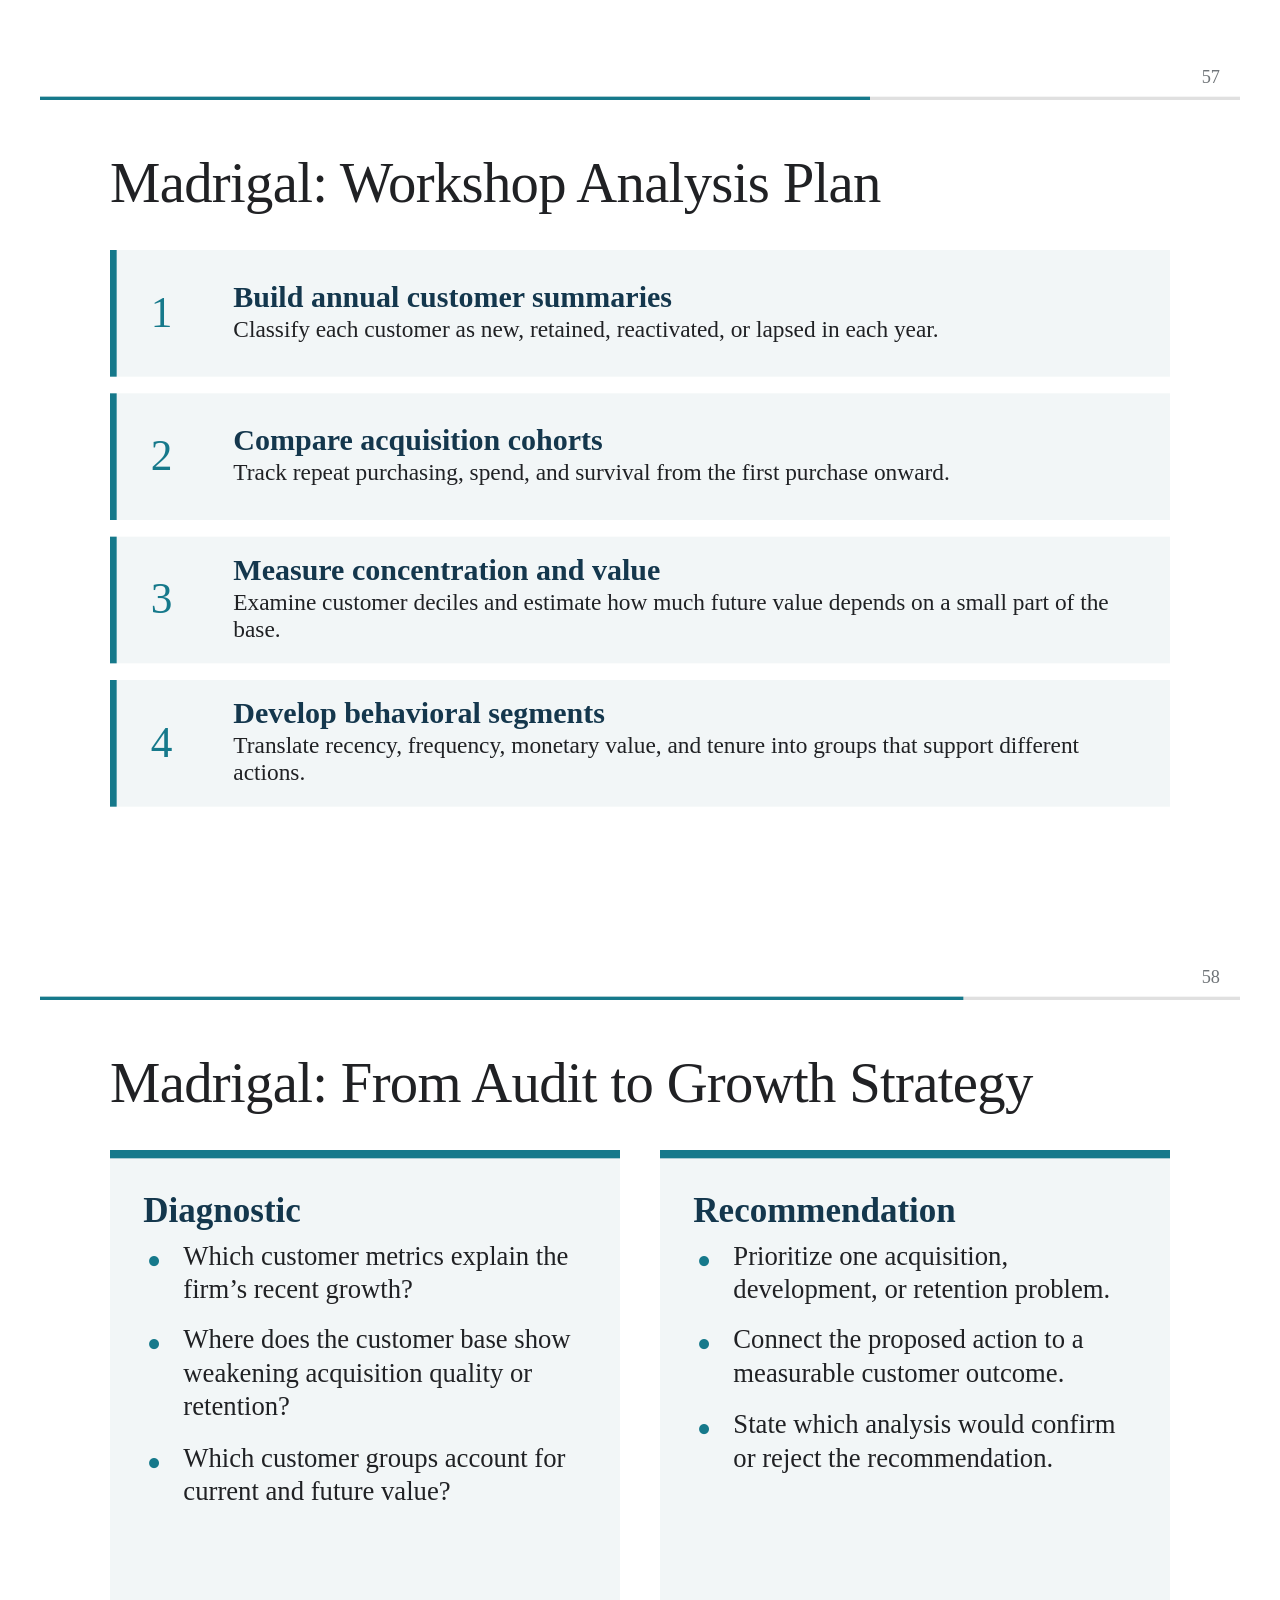
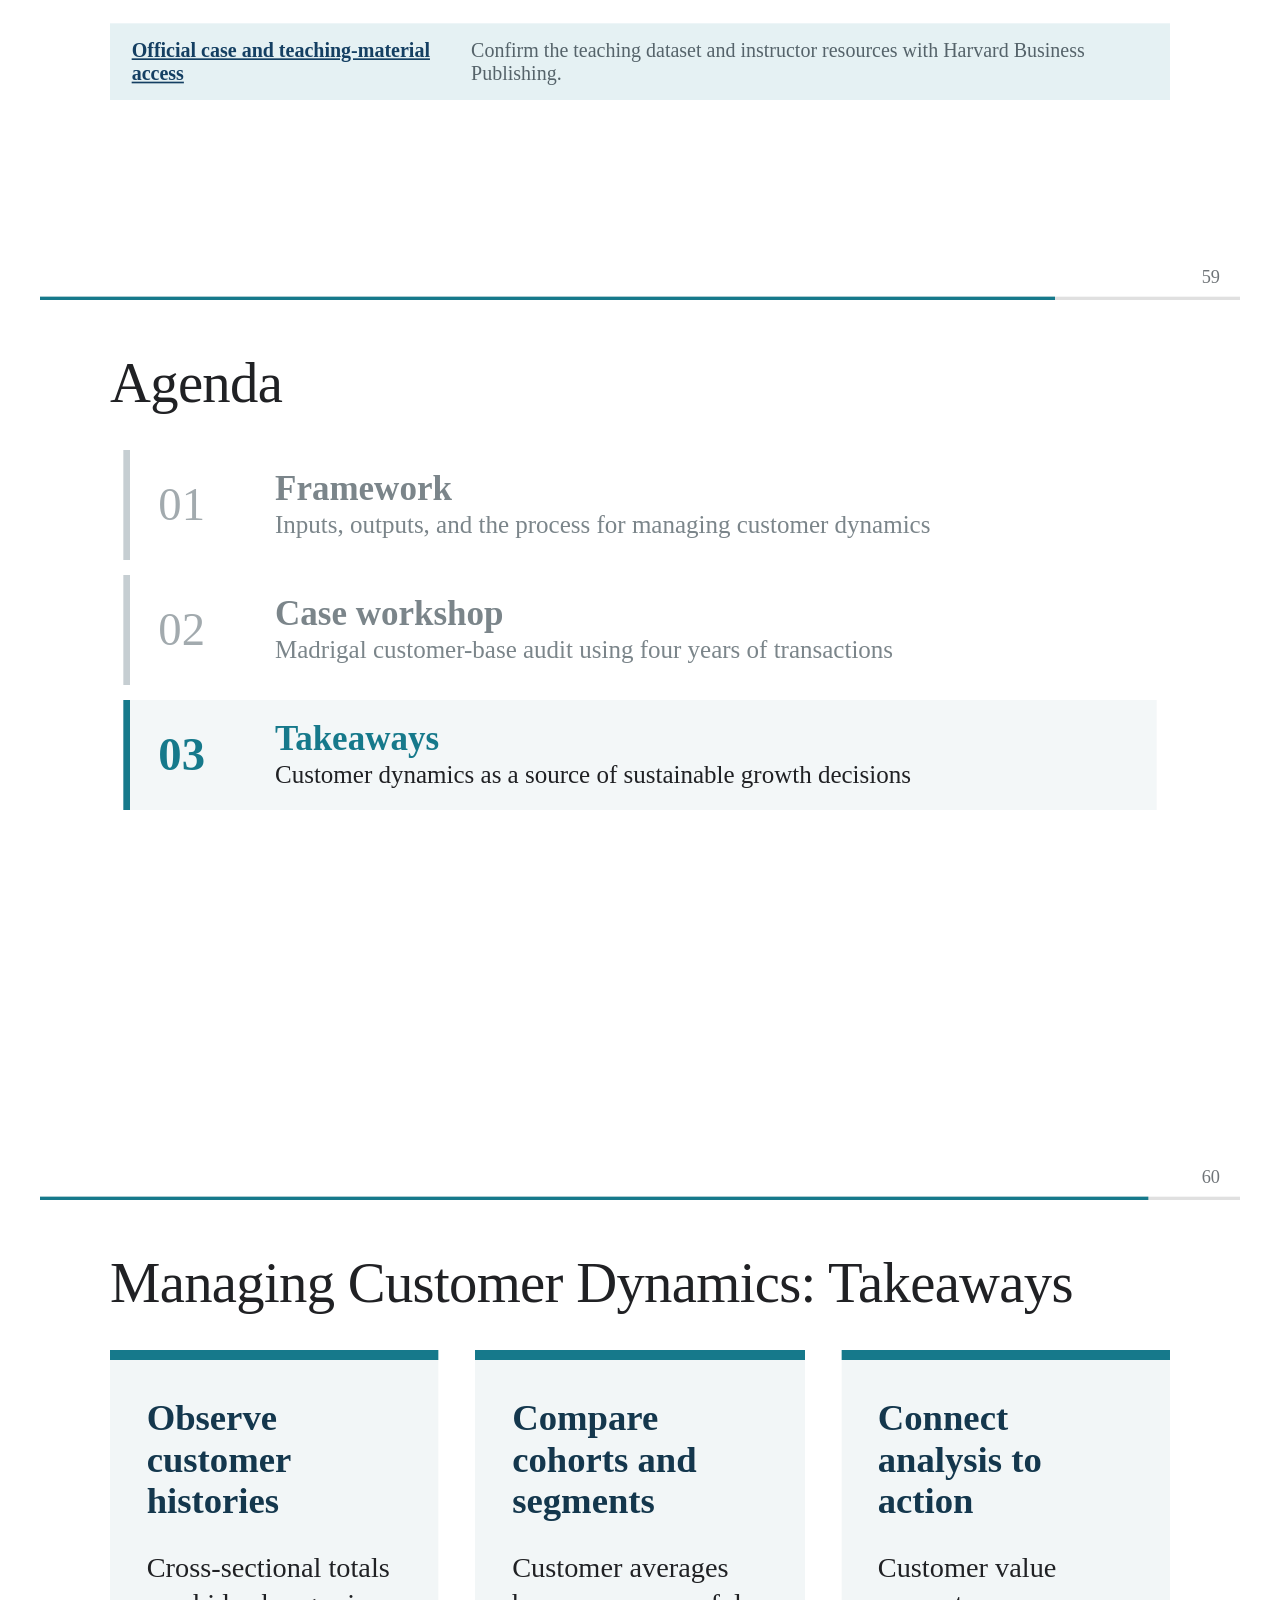
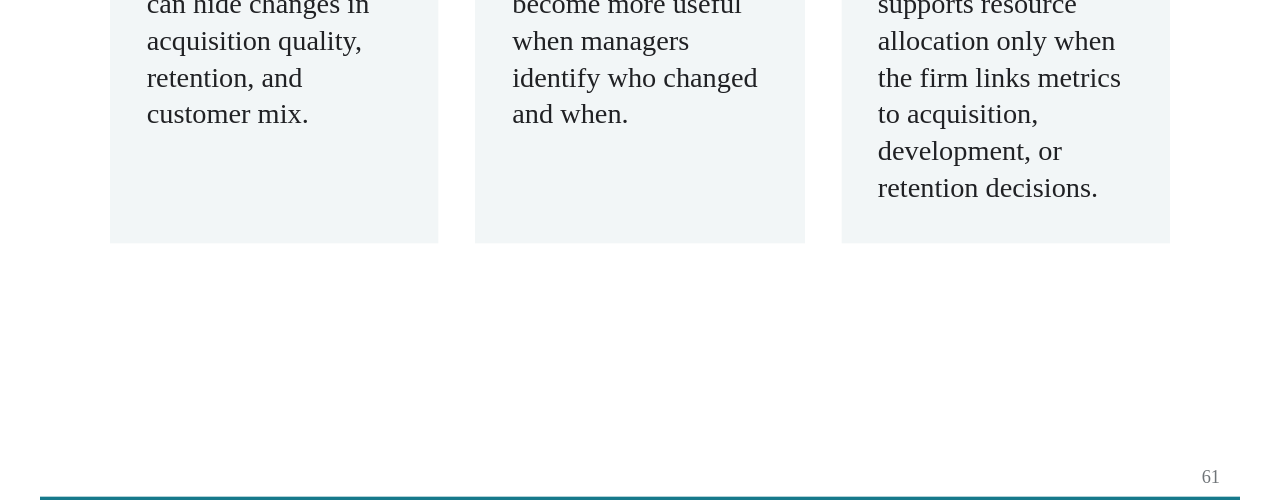
<file: materials/slides/week-05-customer-dynamics-workshop.html>
<!doctype html>
<html lang="en">
  <head>
    <meta charset="utf-8" />
    <meta name="viewport" content="width=device-width, initial-scale=1" />
    <title>Week 5 · Framework and Case Workshop for Managing Customer Dynamics</title>
    <link rel="icon" href="../../assets/favicon.svg" type="image/svg+xml" />
    <link rel="stylesheet" href="../../assets/css/chapter-03-deck.css" />
    <script src="../../assets/js/chapter-03-content.js" defer></script>
    <script src="../../assets/js/chapter-03-revisions.js" defer></script>
    <script src="../../assets/js/chapter-03-deck.js" defer></script>
  </head>
  <body>
    <main id="deck" data-slides="49-65" aria-label="Week 5 chapter slides"></main>
  </body>
</html>
</file>
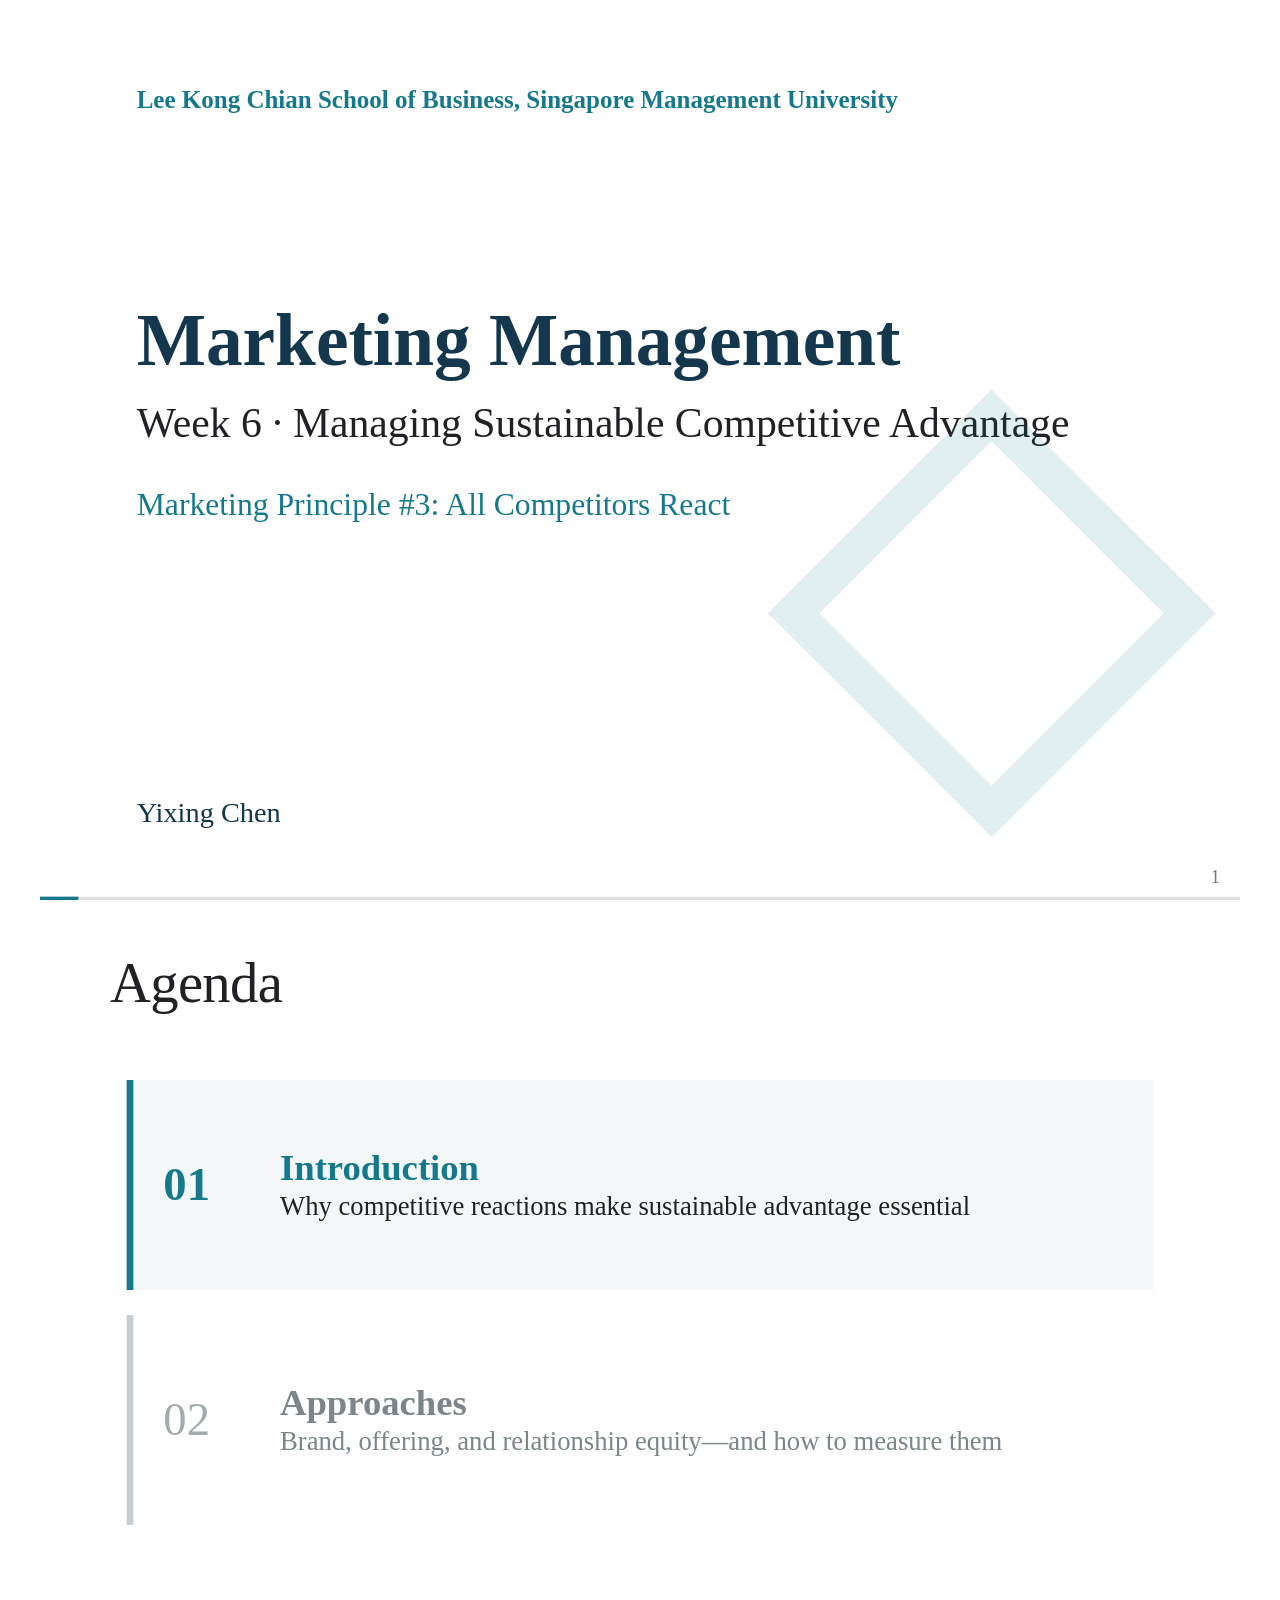
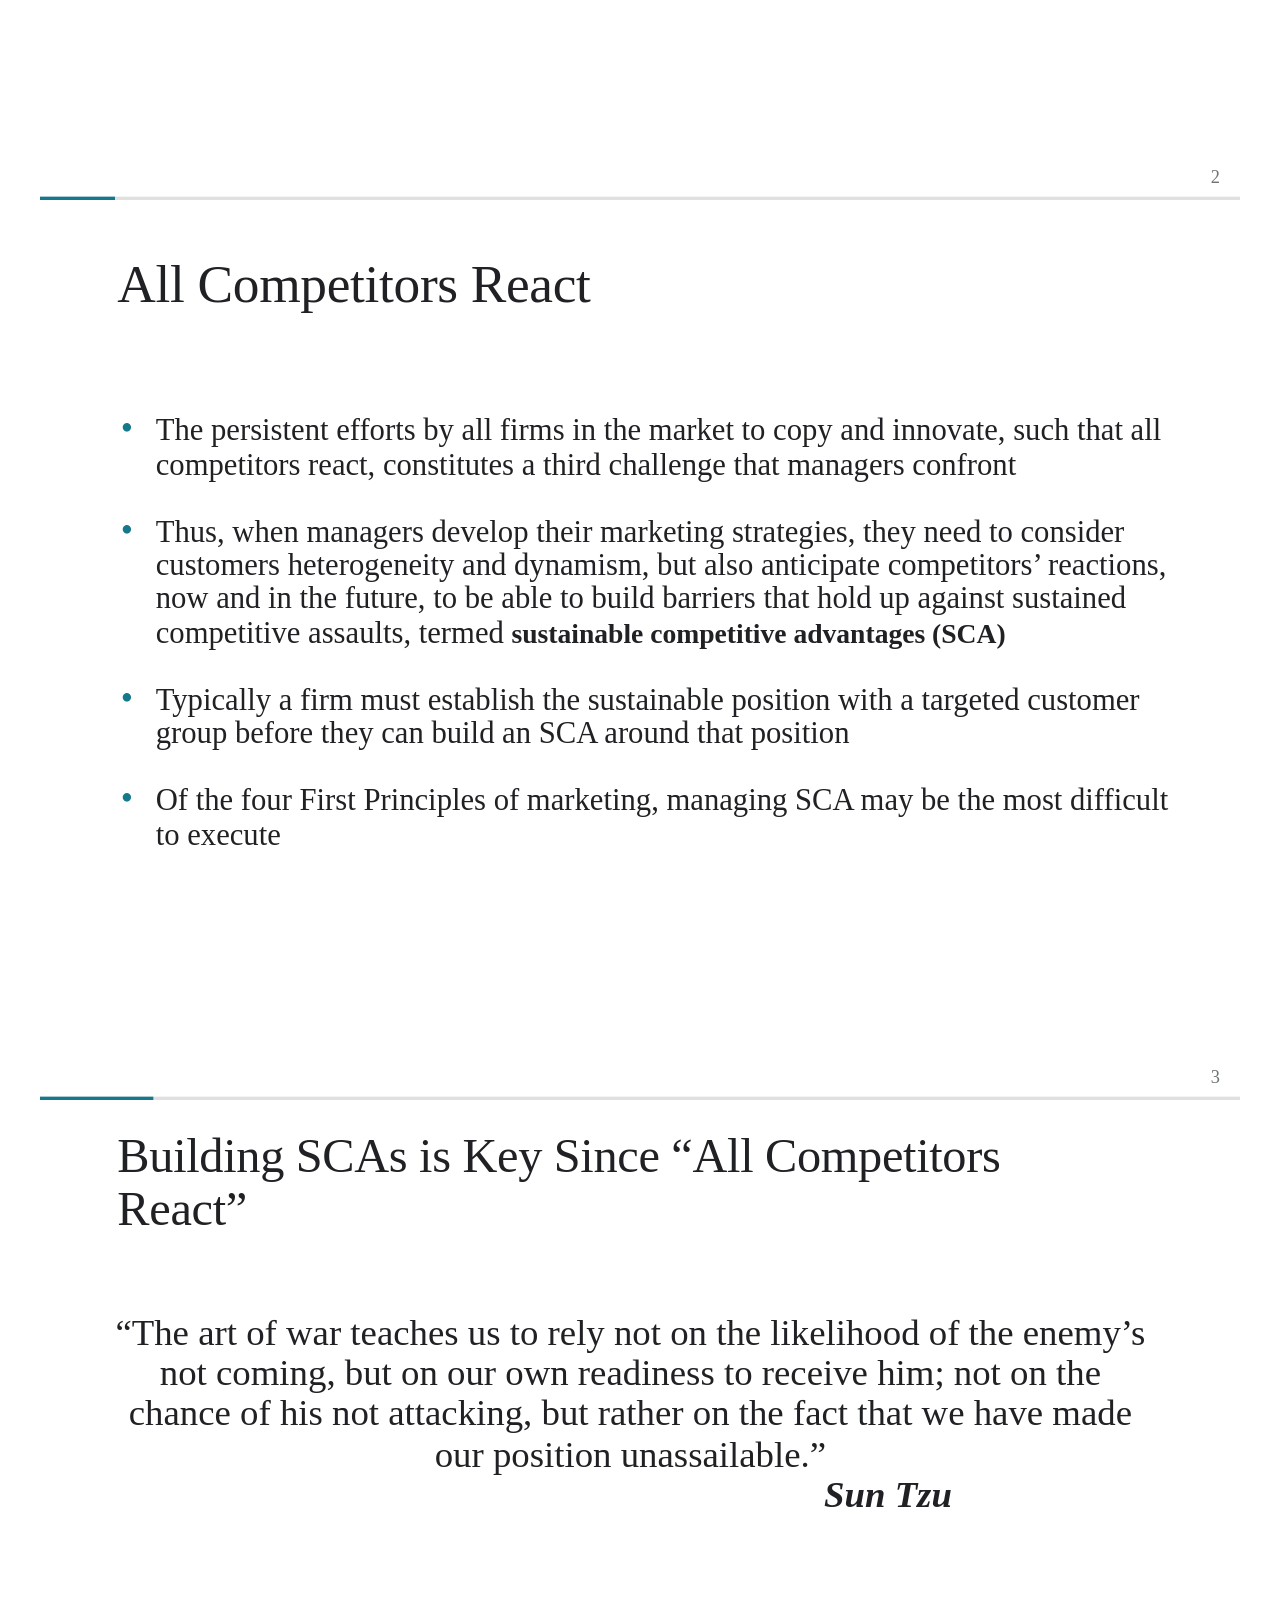
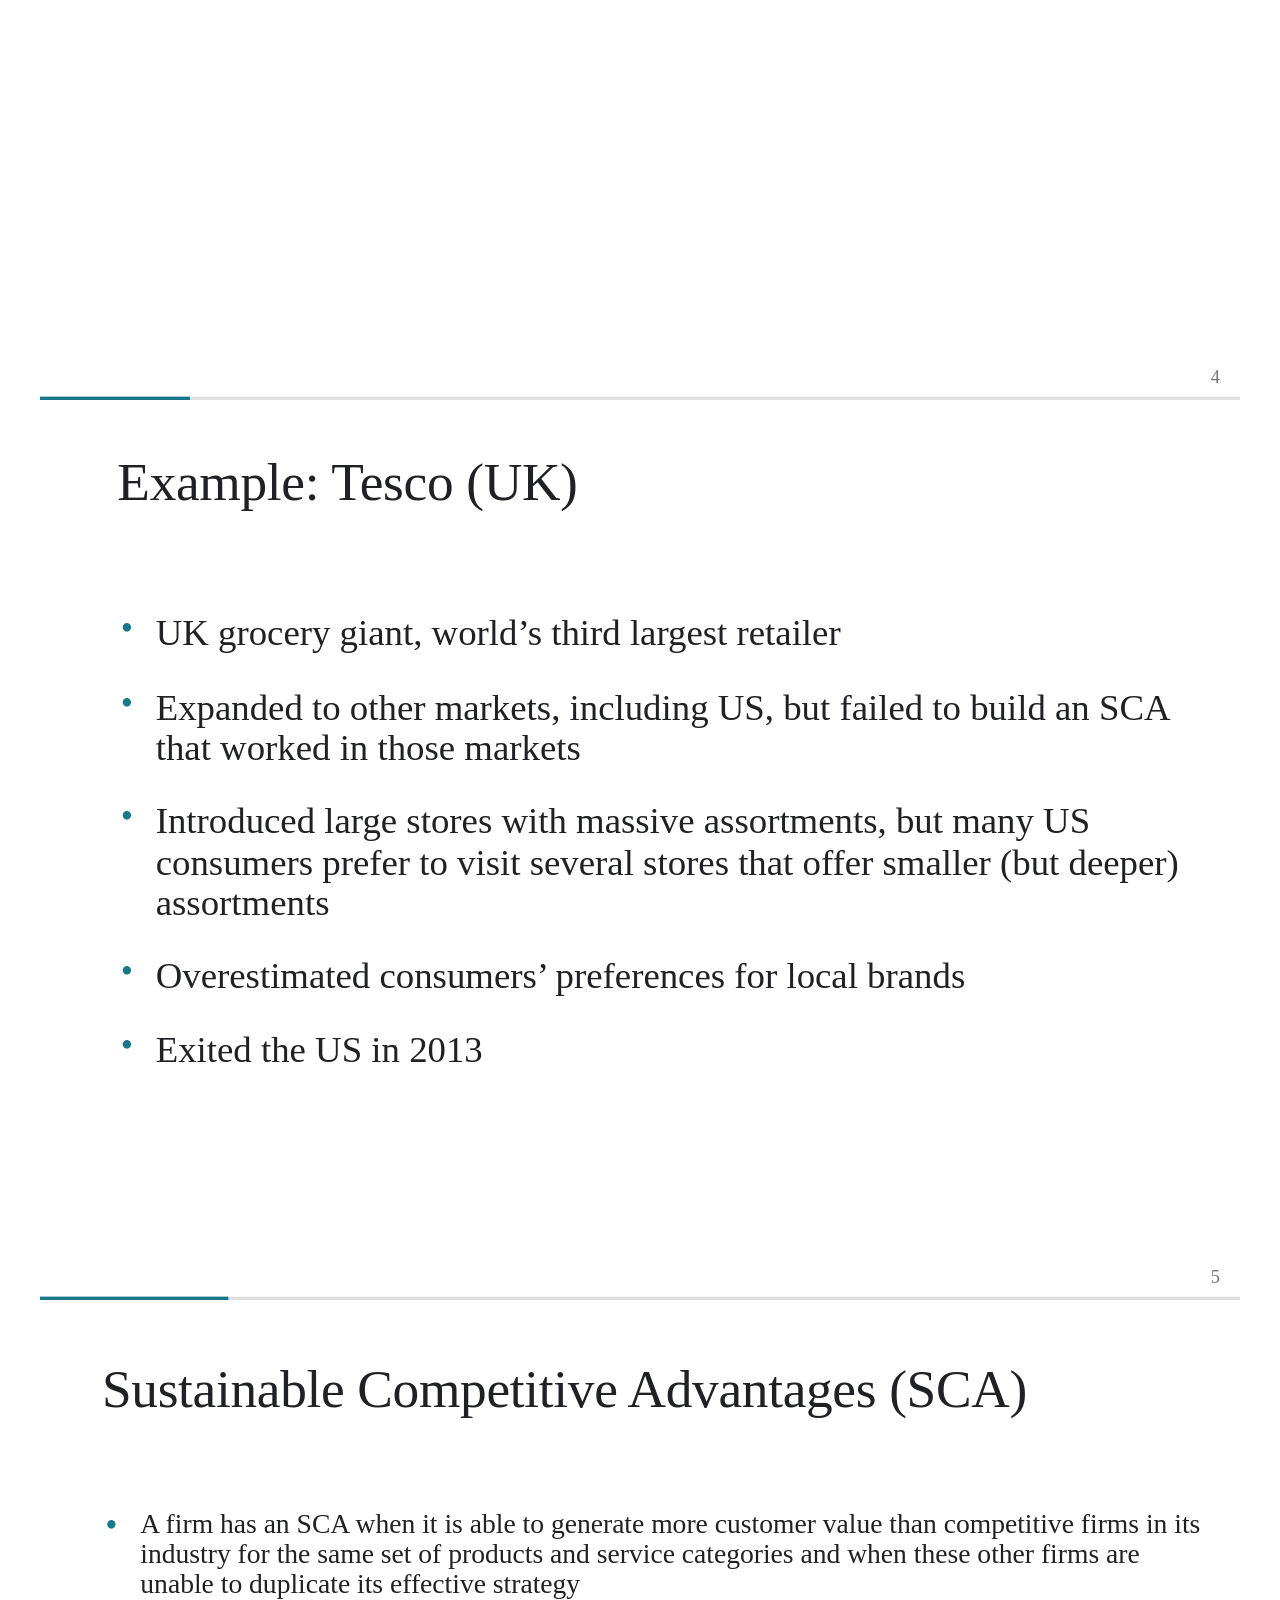
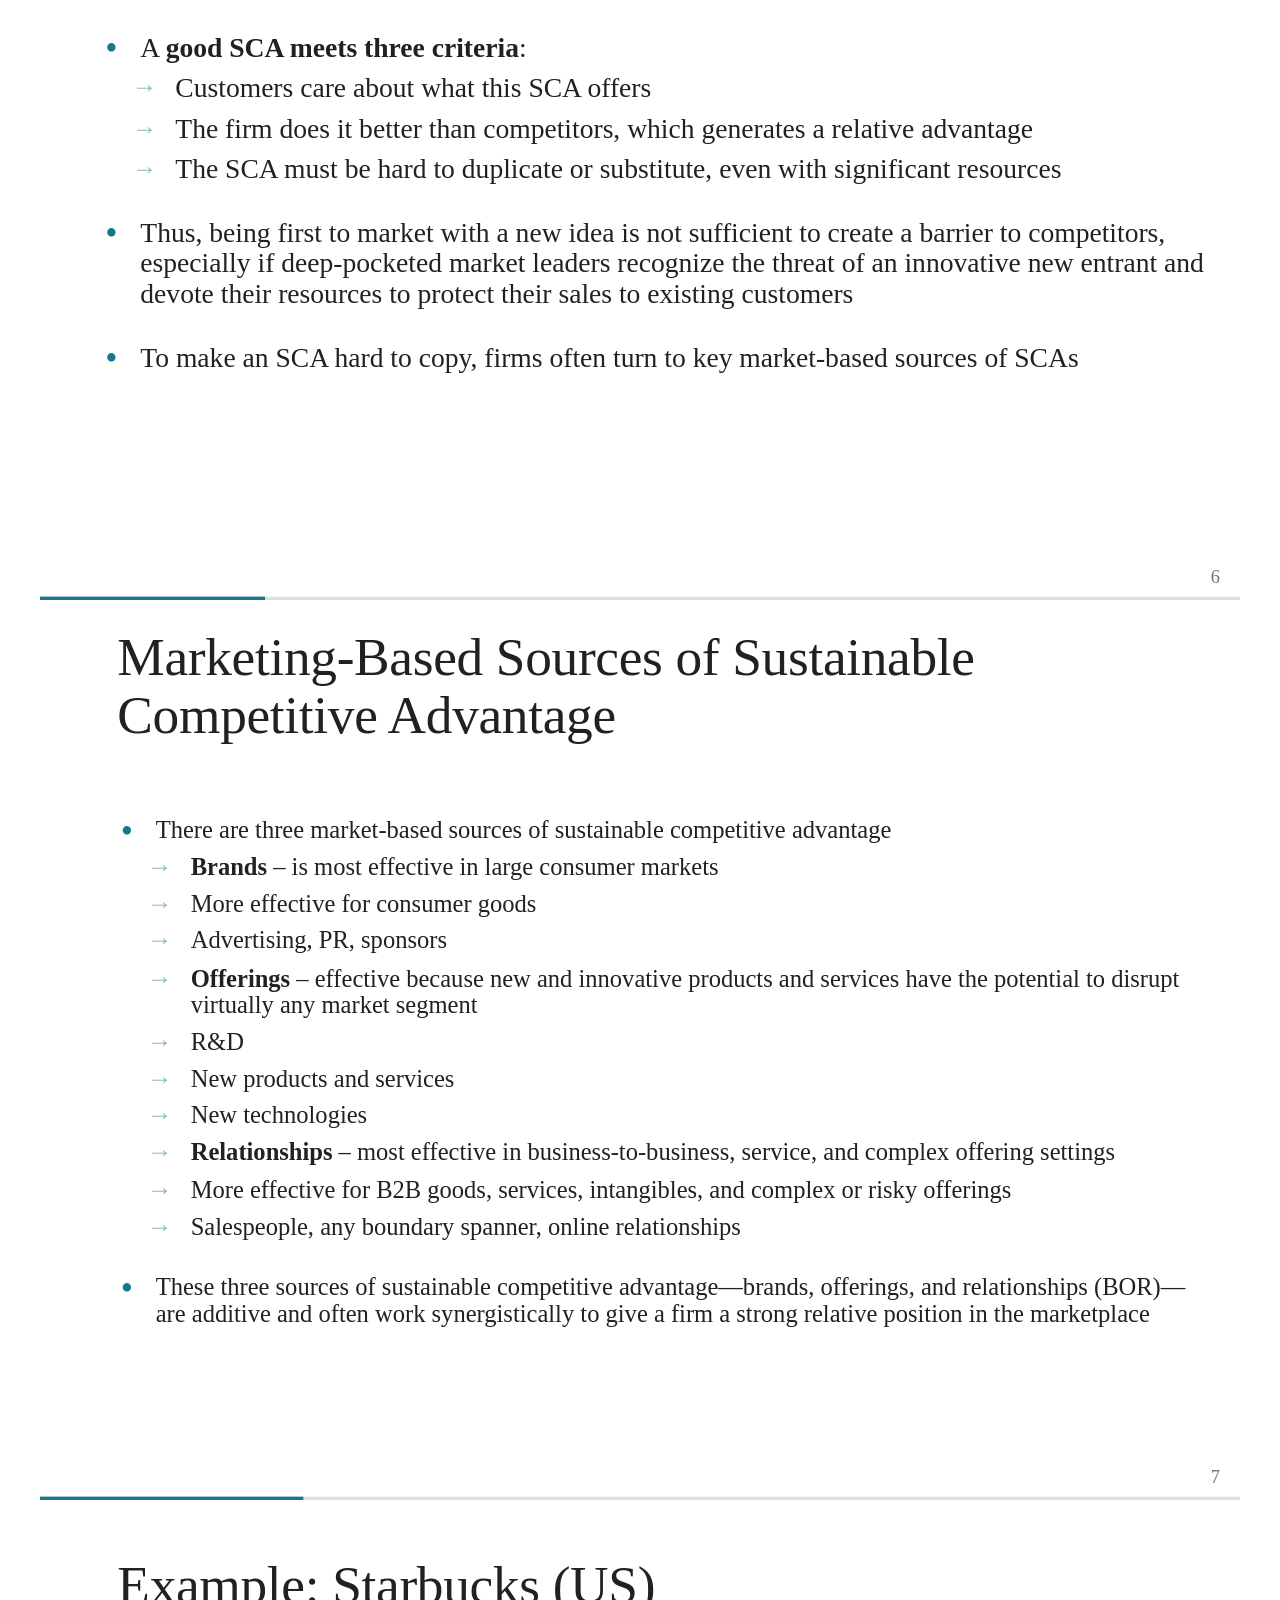
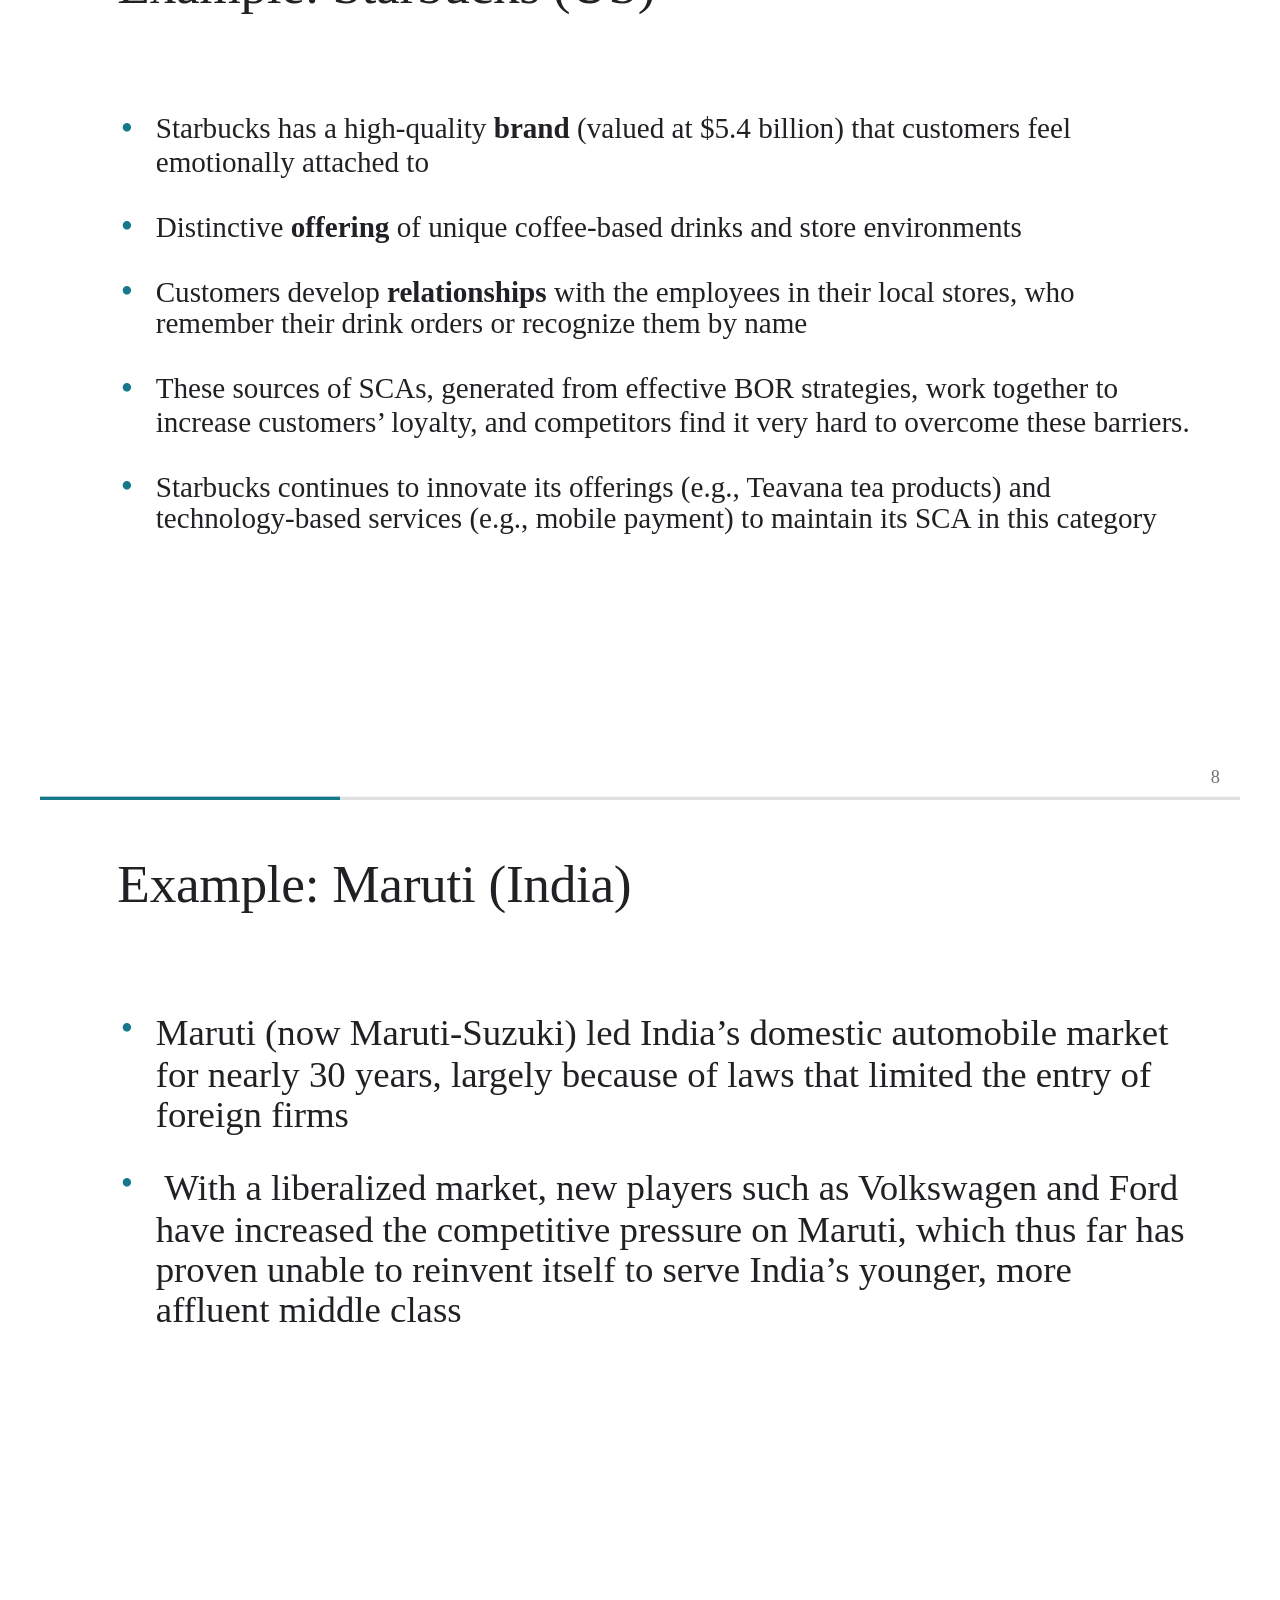
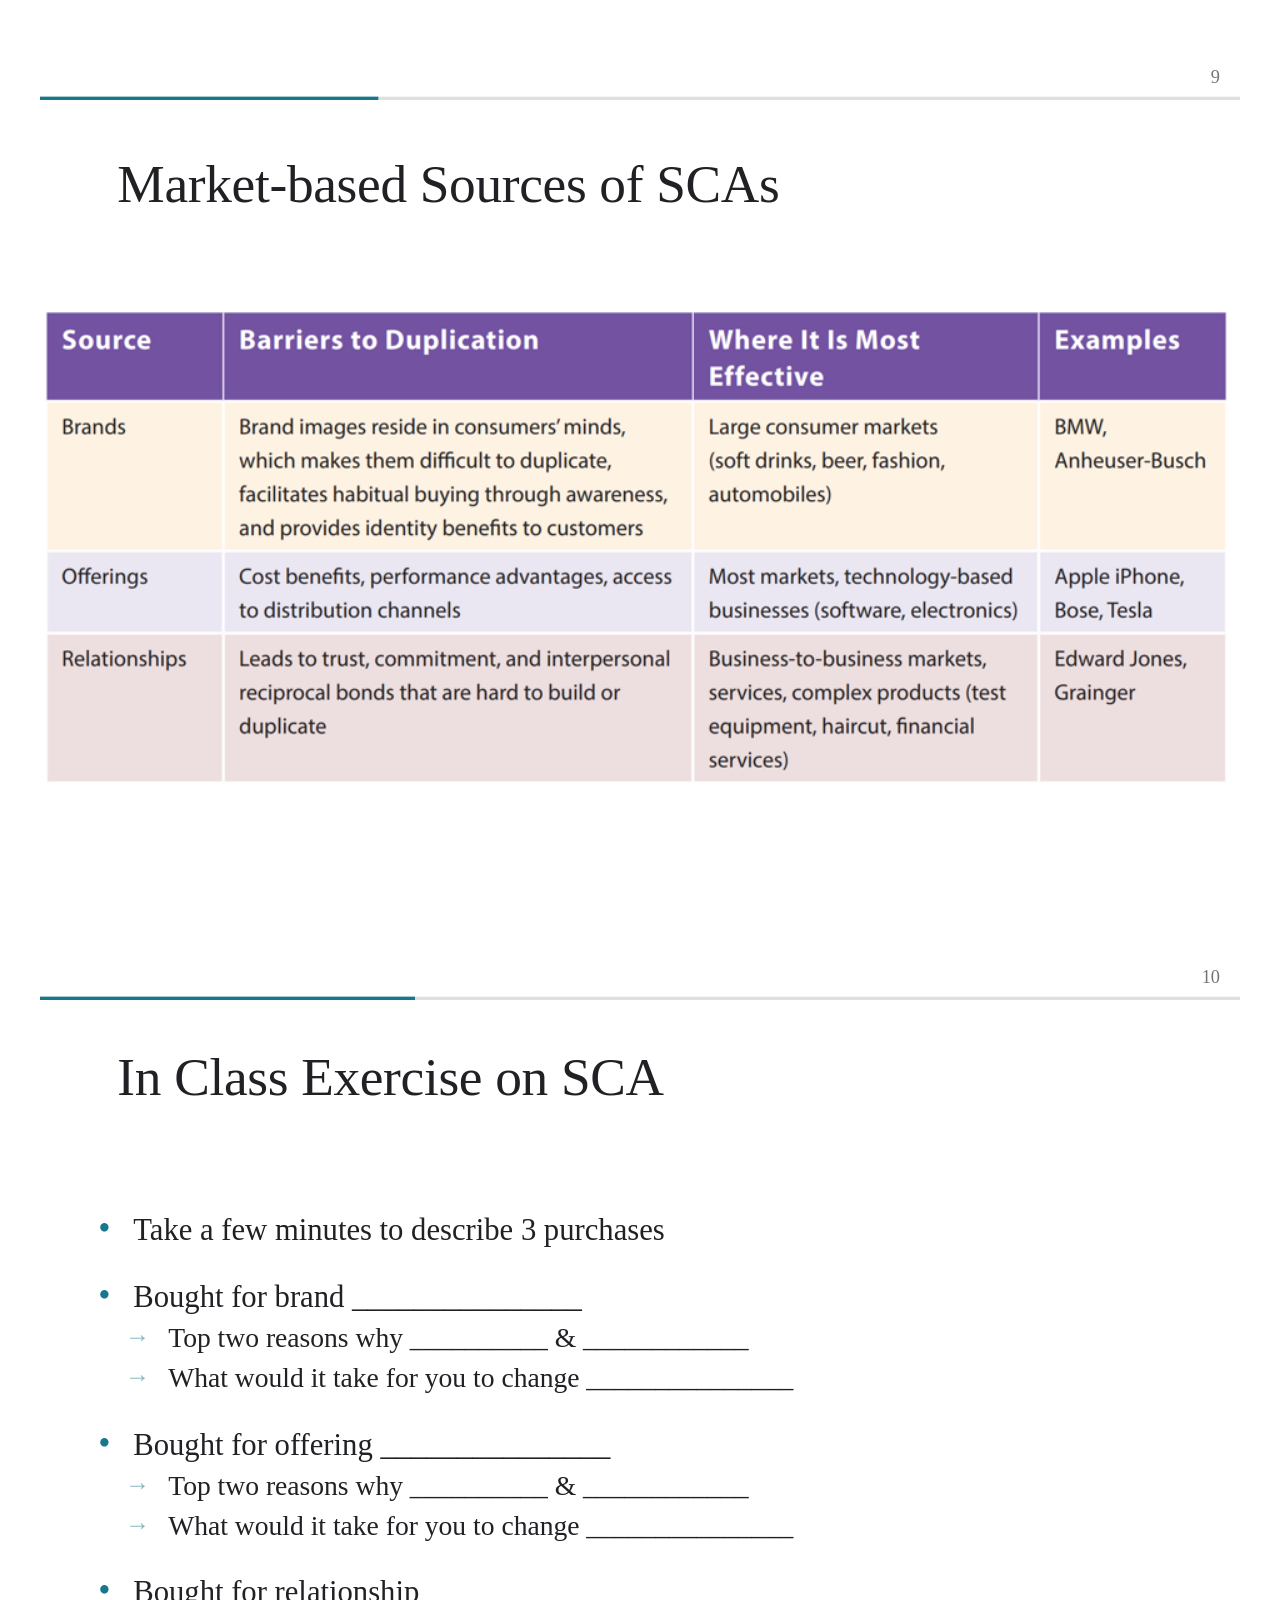
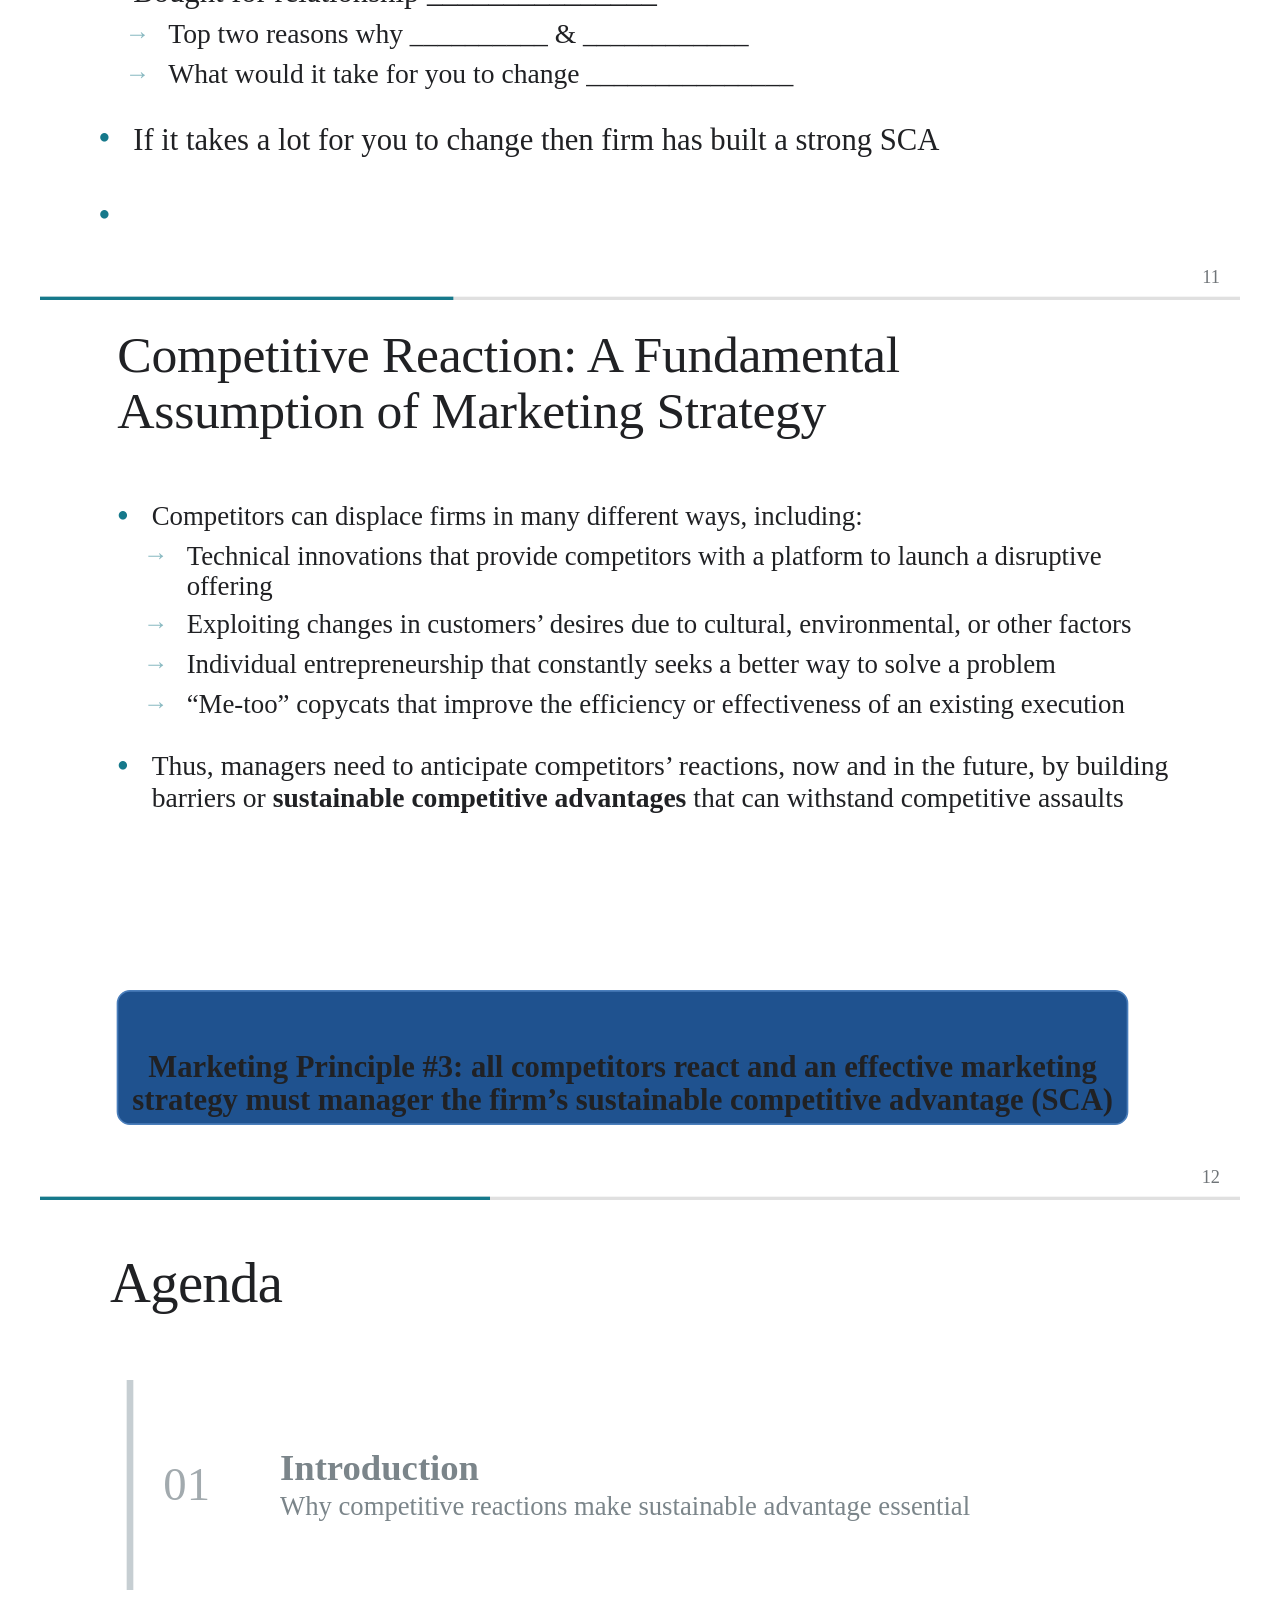
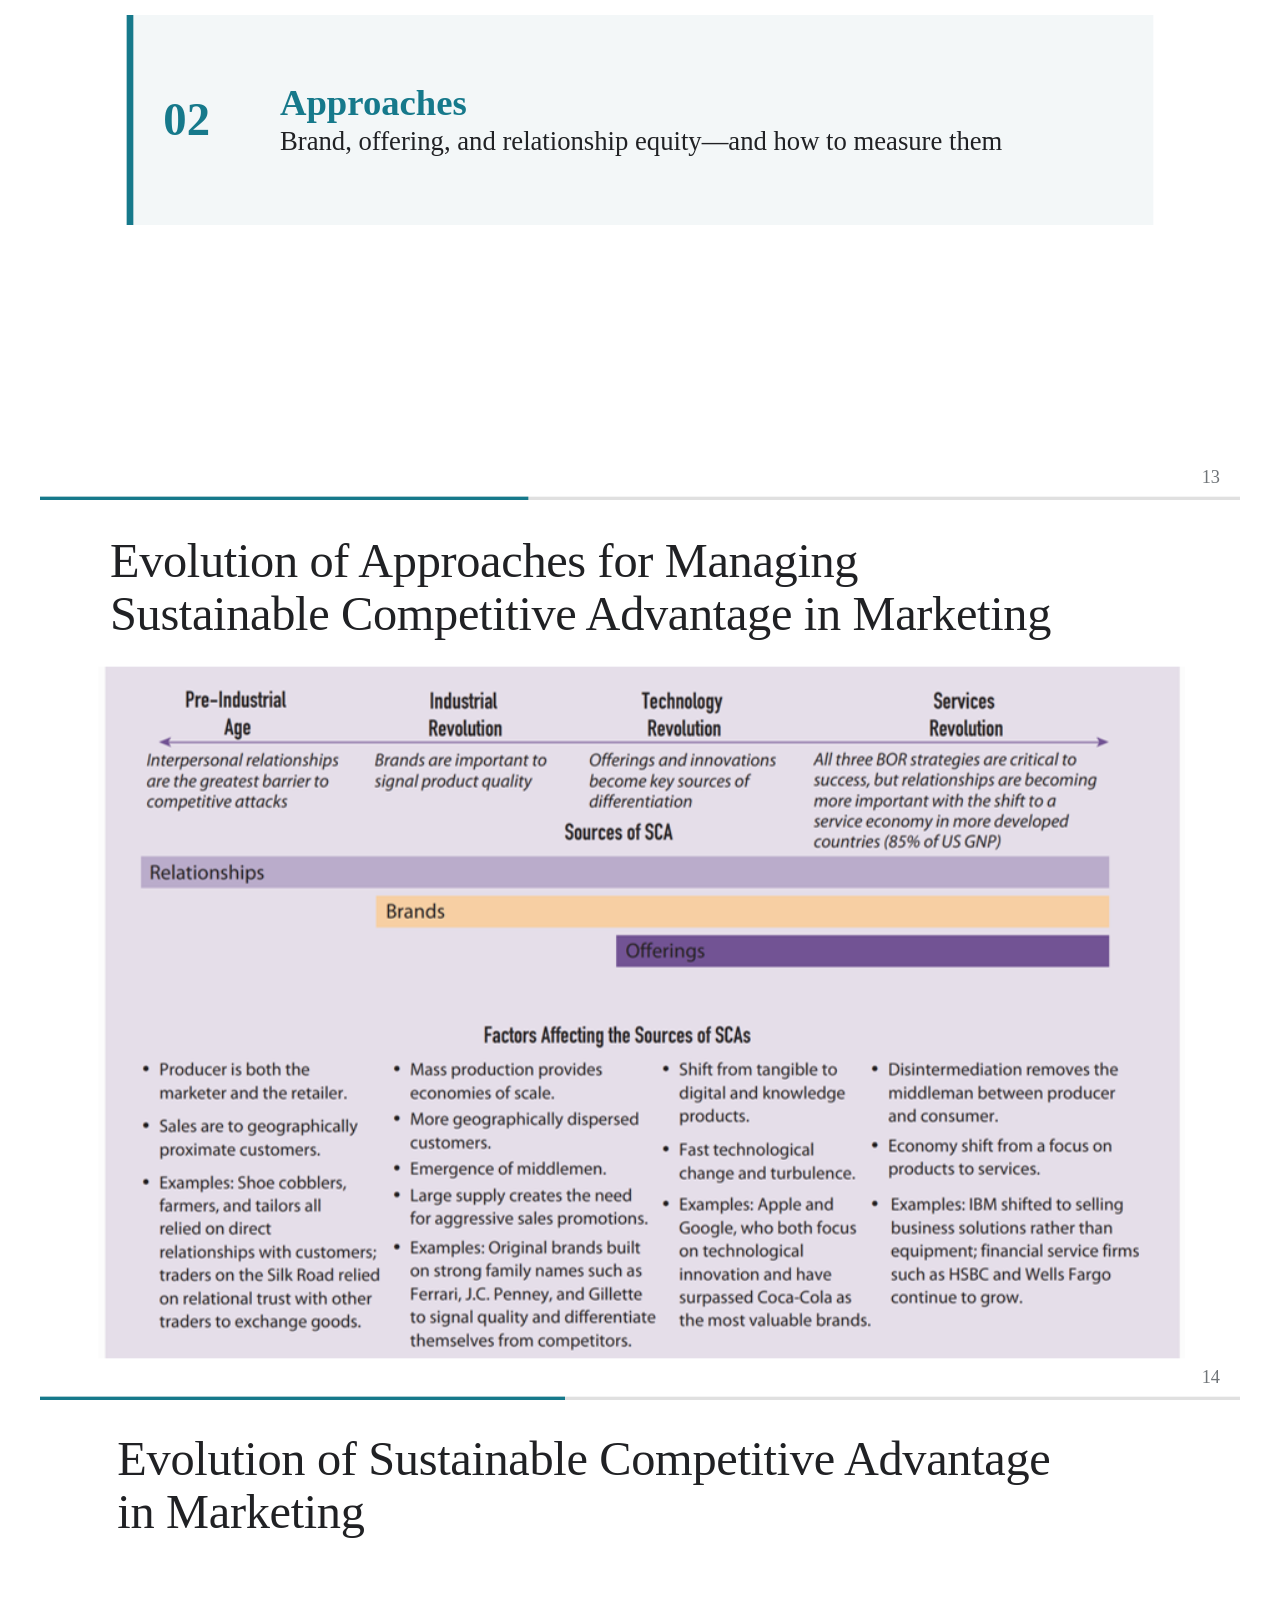
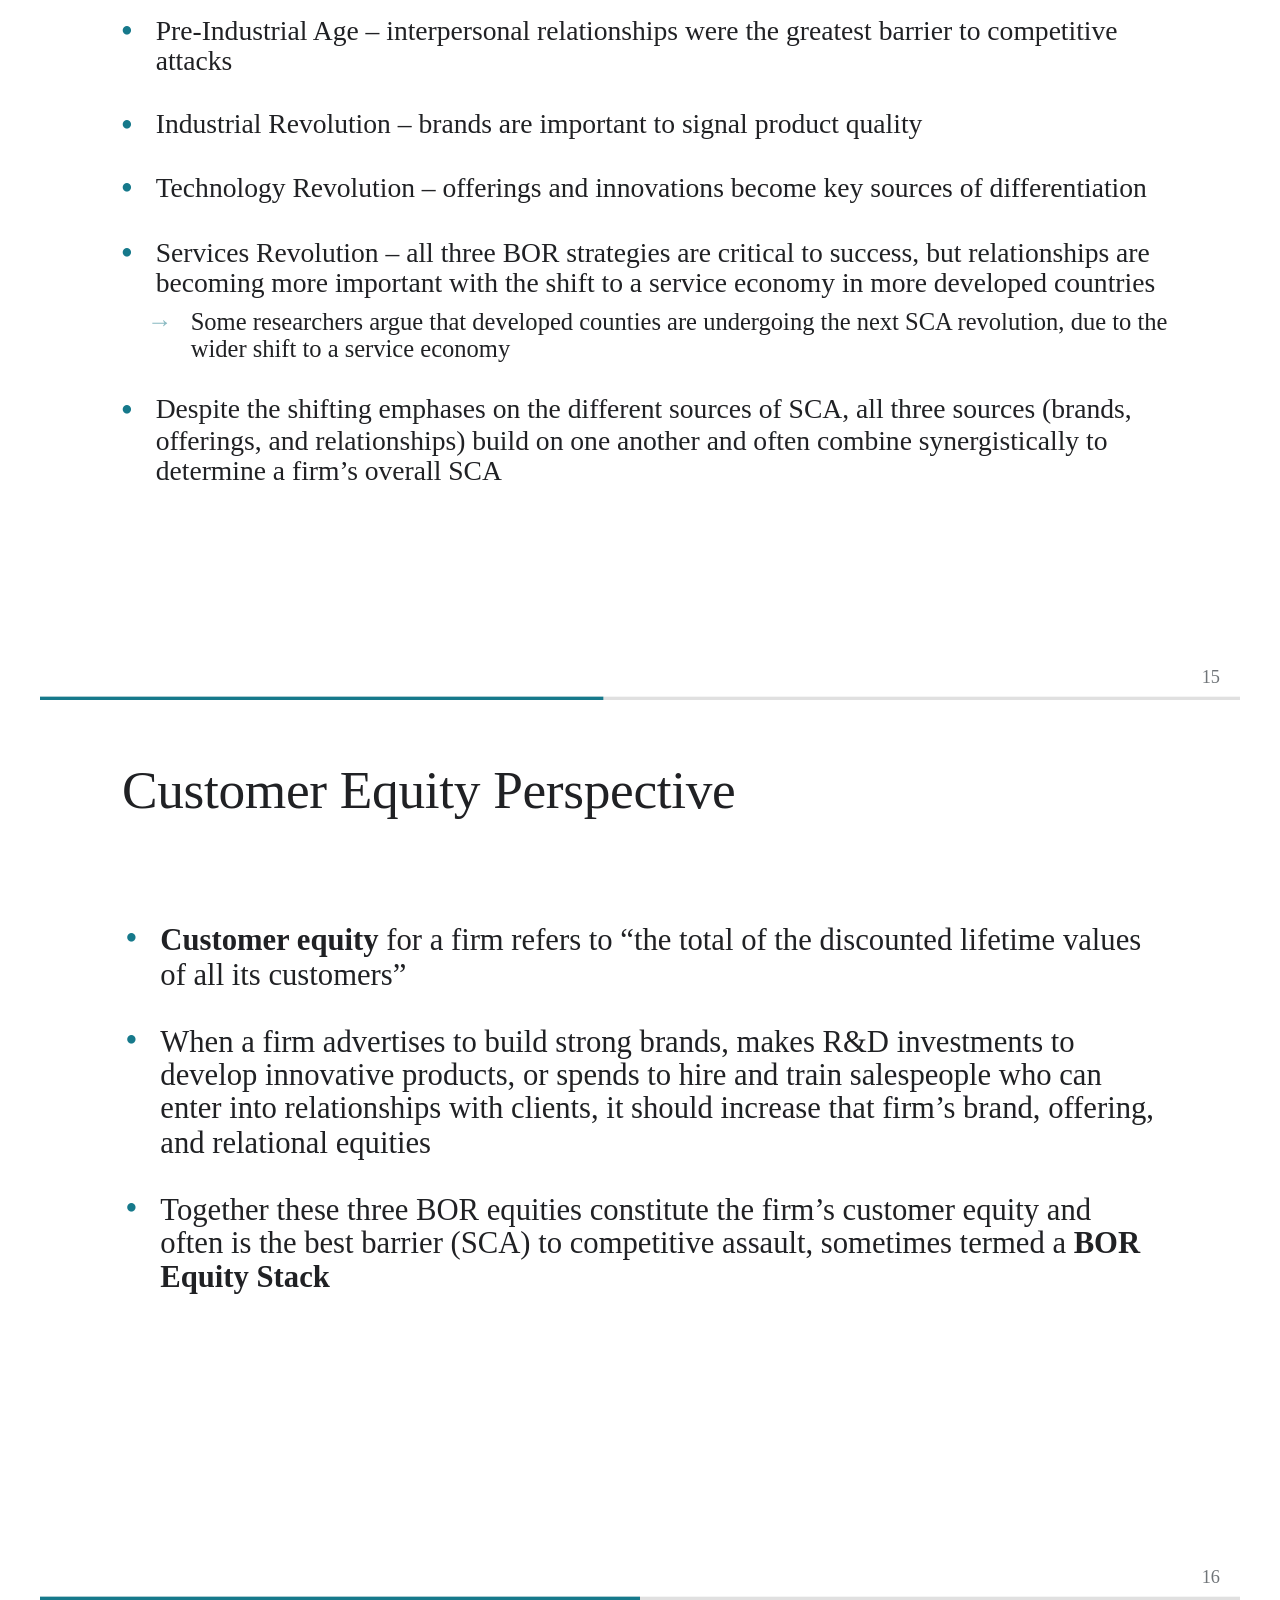
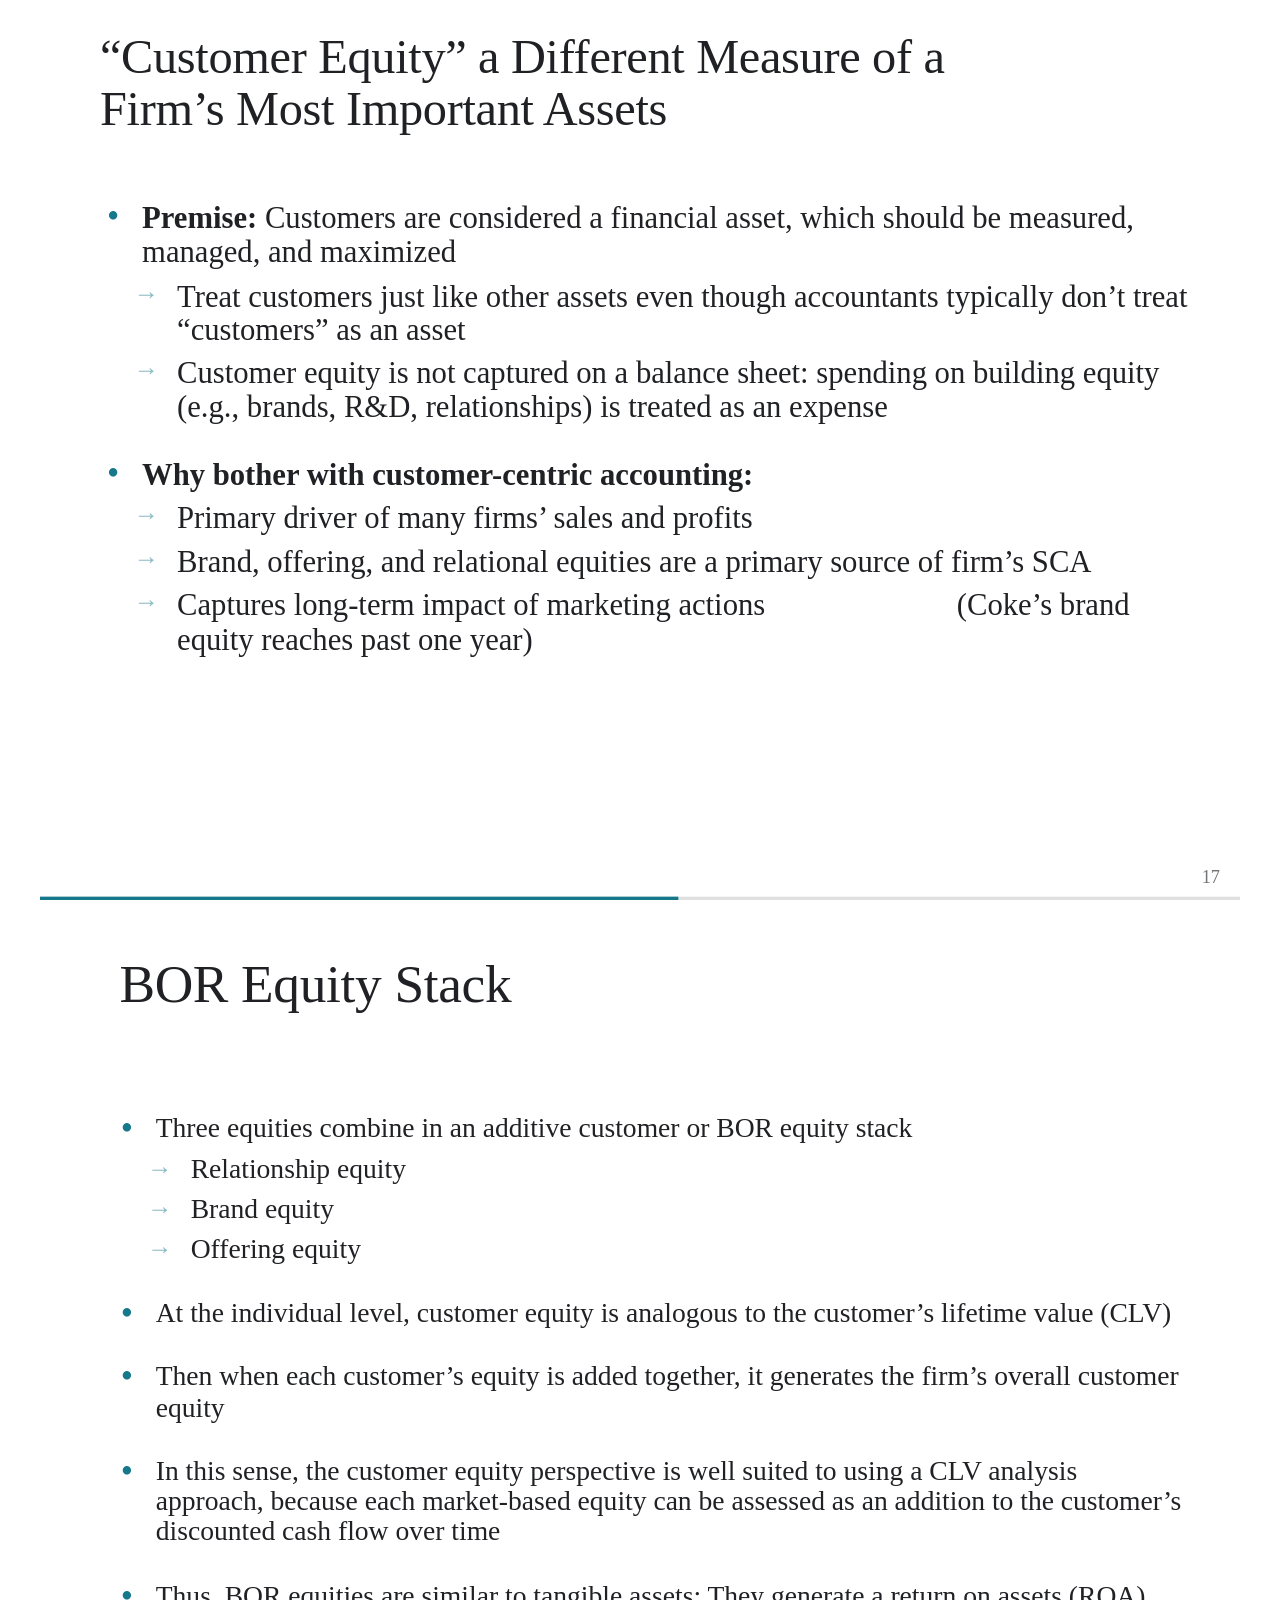
<file: materials/slides/week-06-sustainable-competitive-advantage.html>
<!doctype html>
<html lang="en">
  <head>
    <meta charset="utf-8" />
    <meta name="viewport" content="width=device-width, initial-scale=1" />
    <title>Week 6 · Introduction and Approaches for Managing Sustainable Competitive Advantage</title>
    <link rel="icon" href="../../assets/favicon.svg" type="image/svg+xml" />
    <link rel="stylesheet" href="../../assets/css/chapter-04-deck.css" />
    <script src="../../assets/js/chapter-04-content.js" defer></script>
    <script src="../../assets/js/chapter-04-revisions.js" defer></script>
    <script src="../../assets/js/chapter-04-deck.js" defer></script>
  </head>
  <body>
    <main id="deck" data-slides="1-32" aria-label="Week 6 chapter slides"></main>
  </body>
</html>
</file>
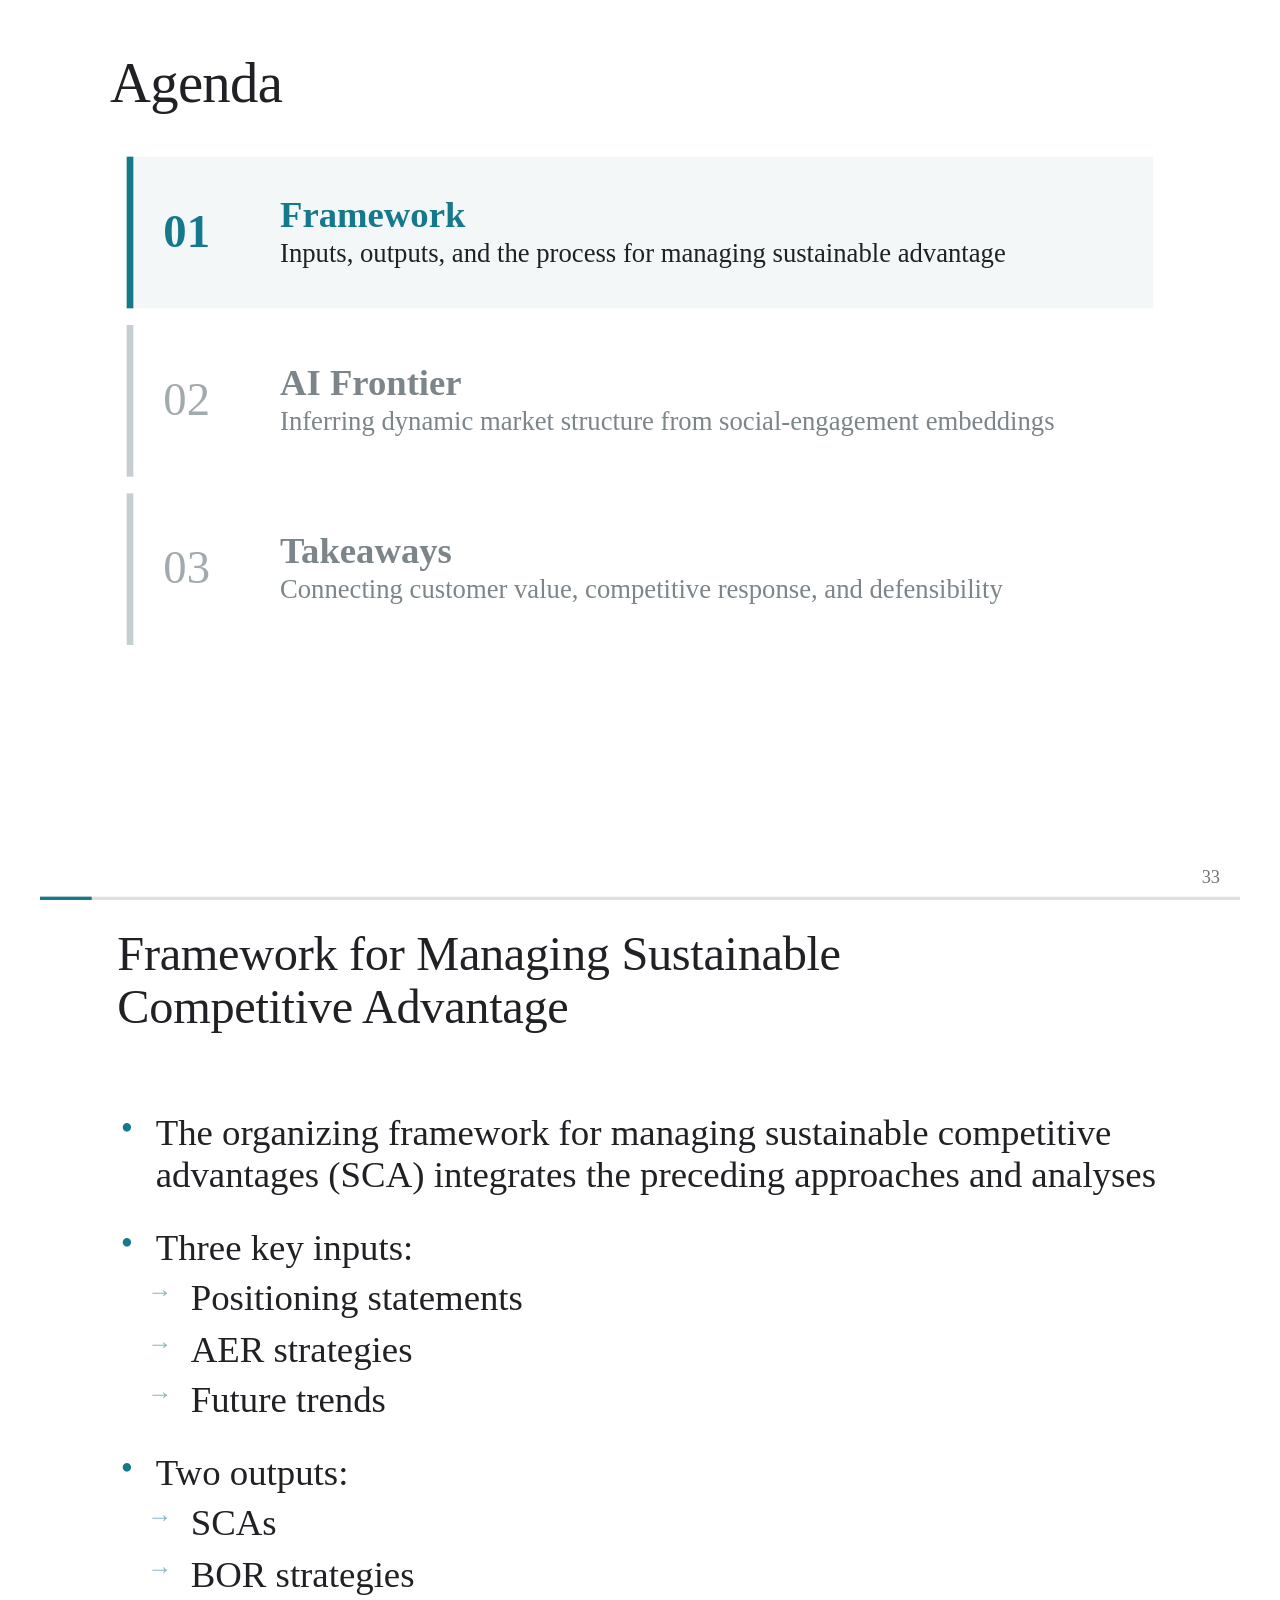
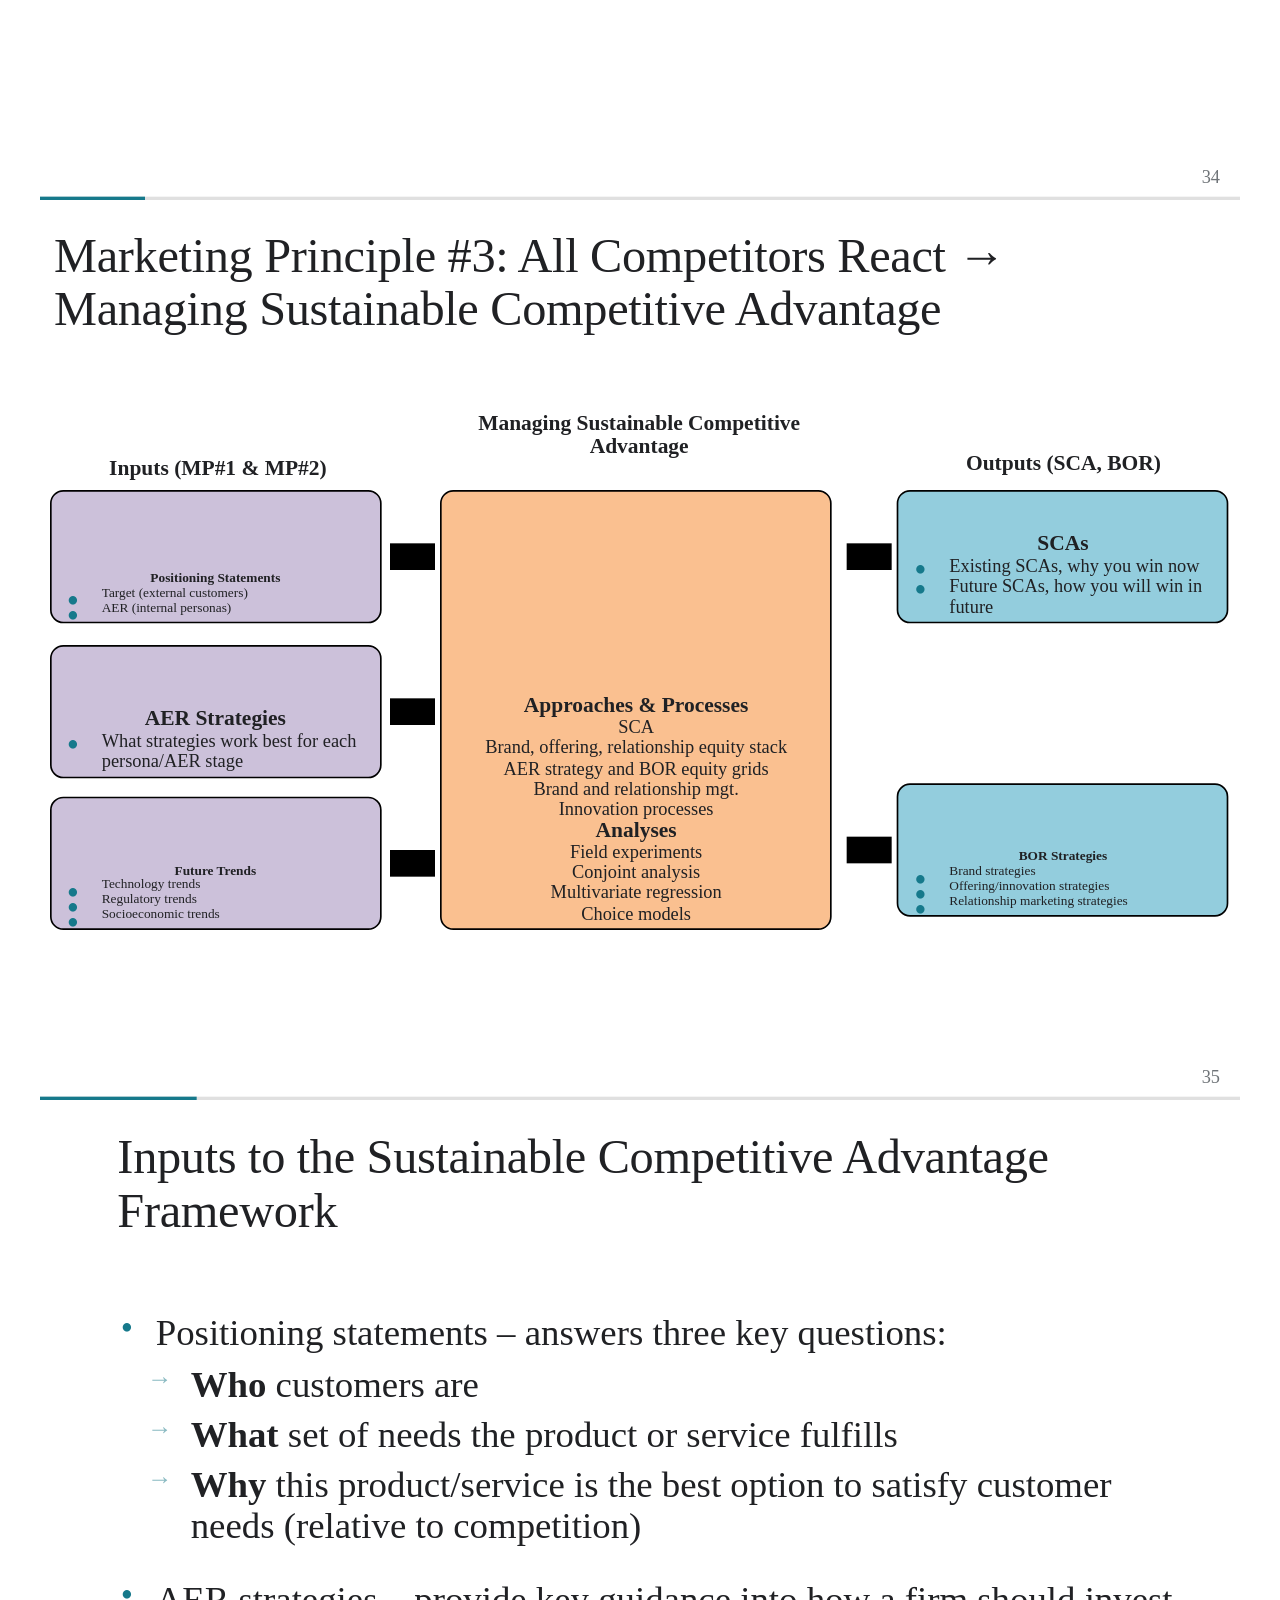
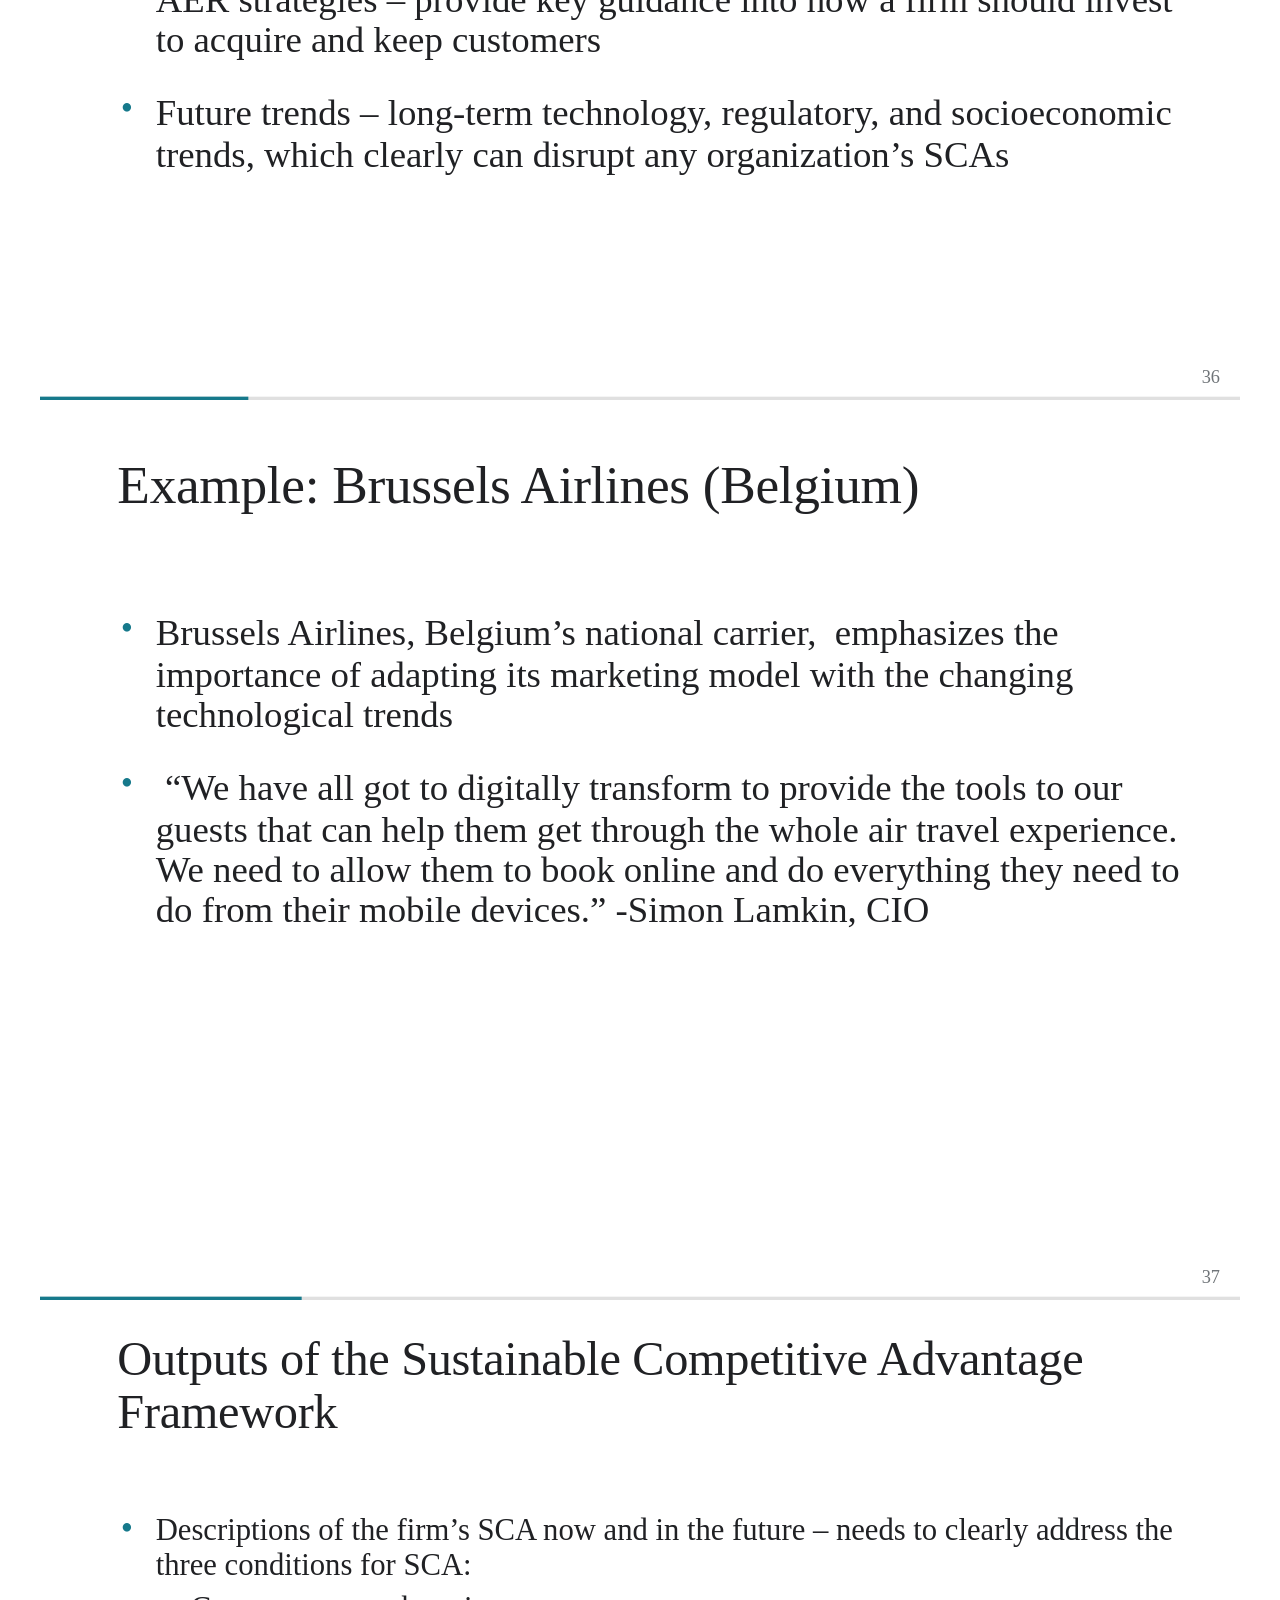
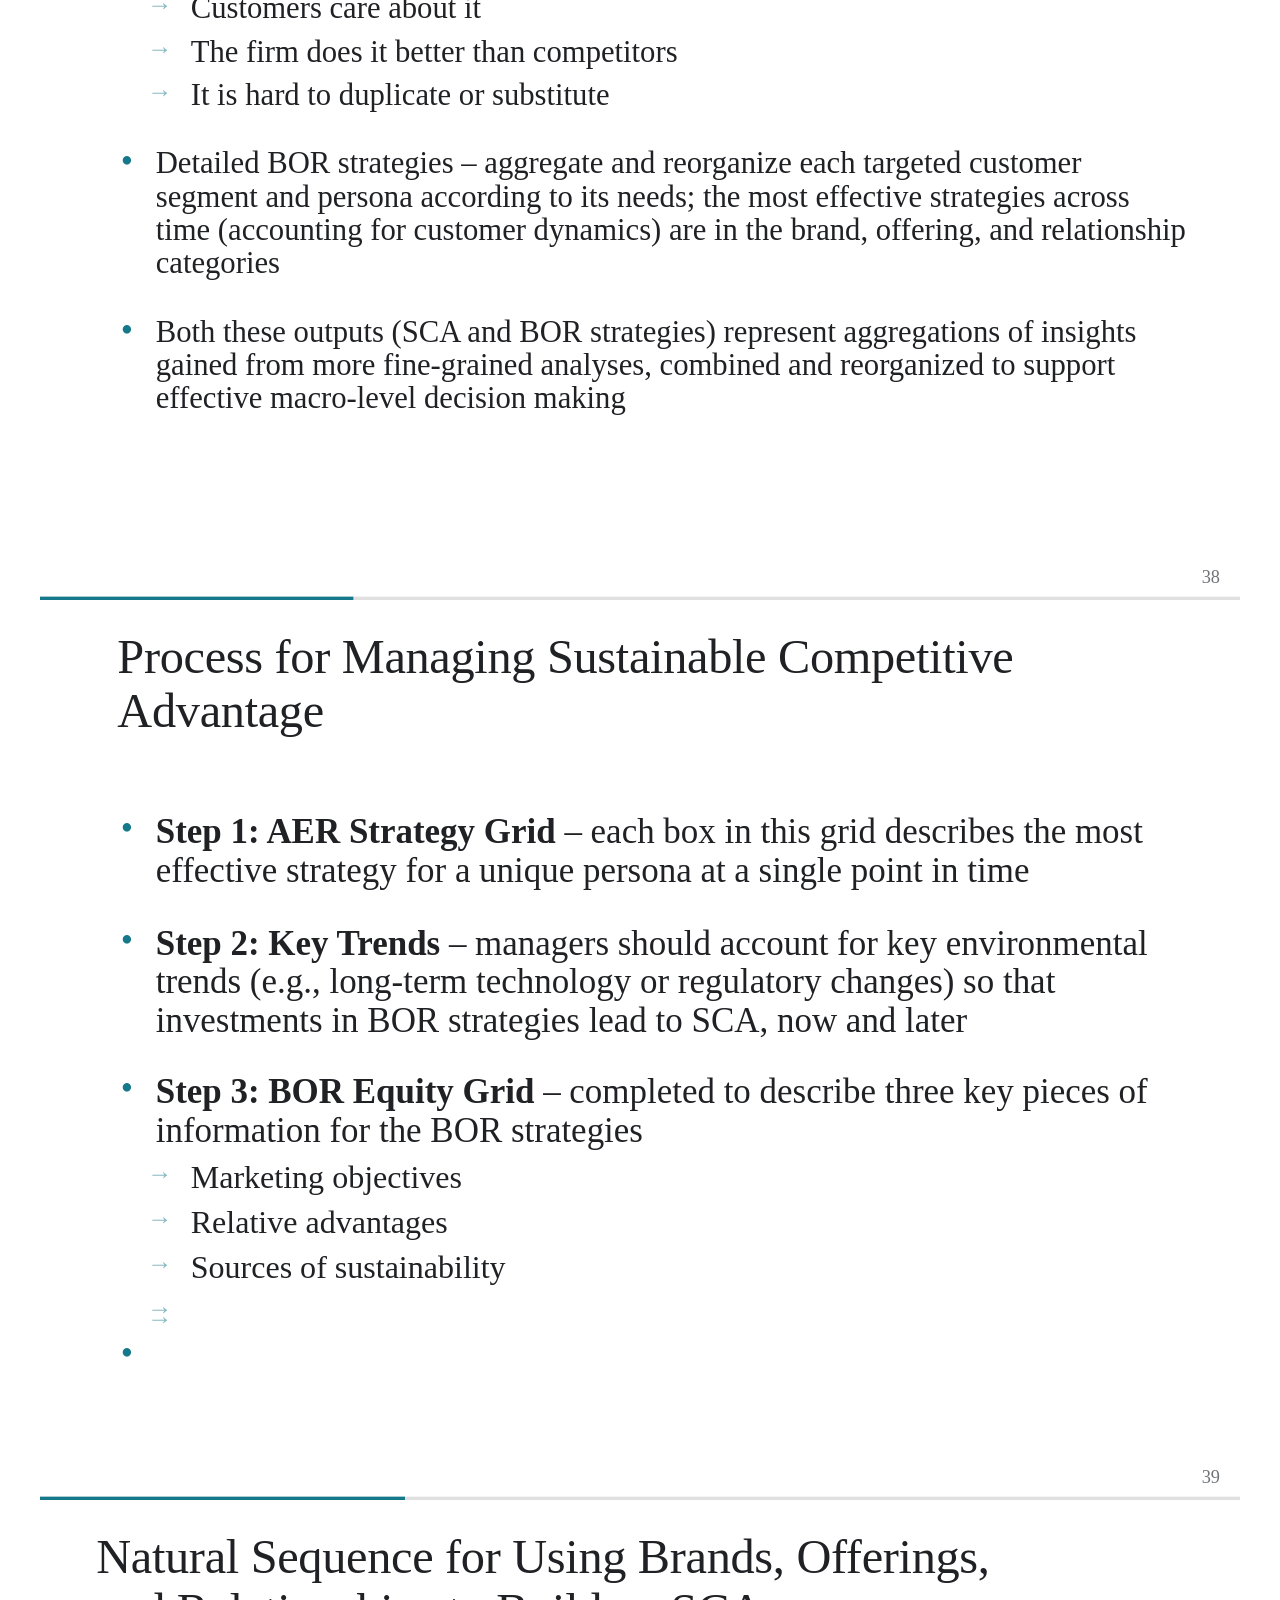
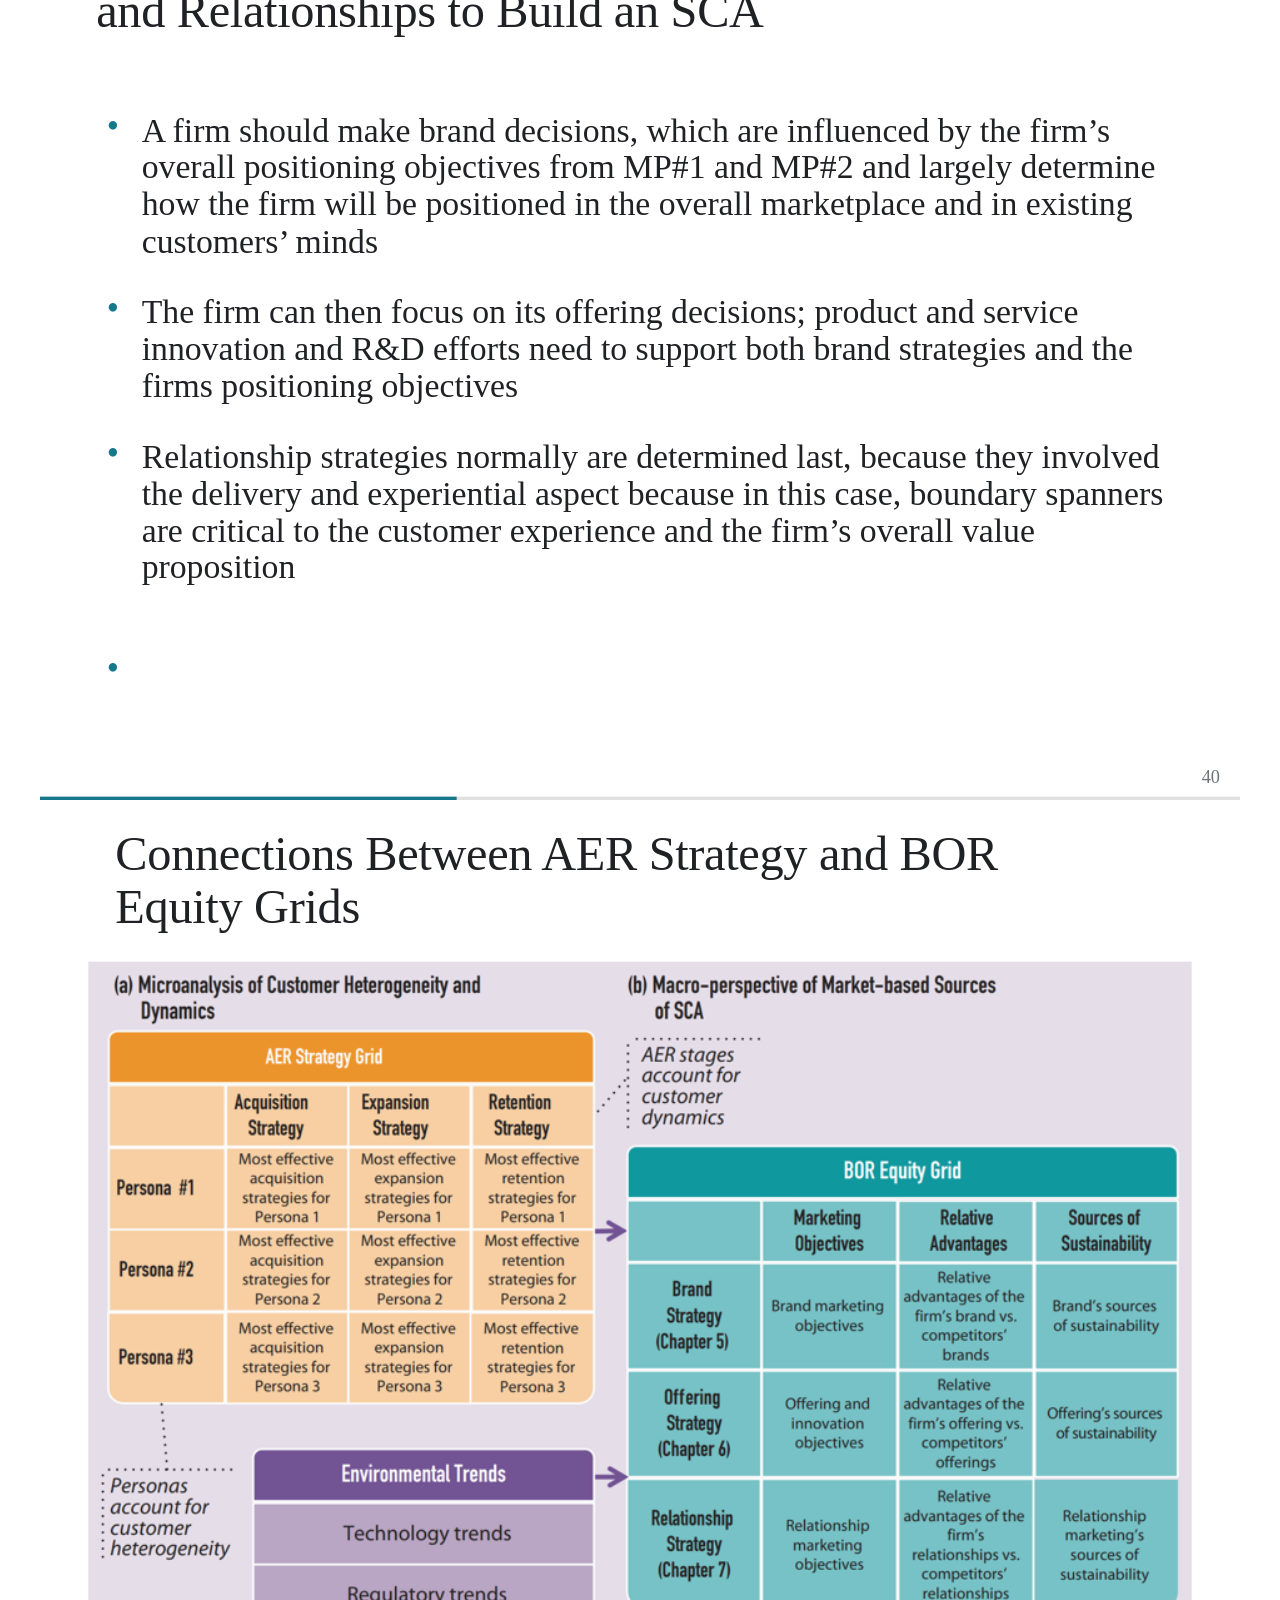
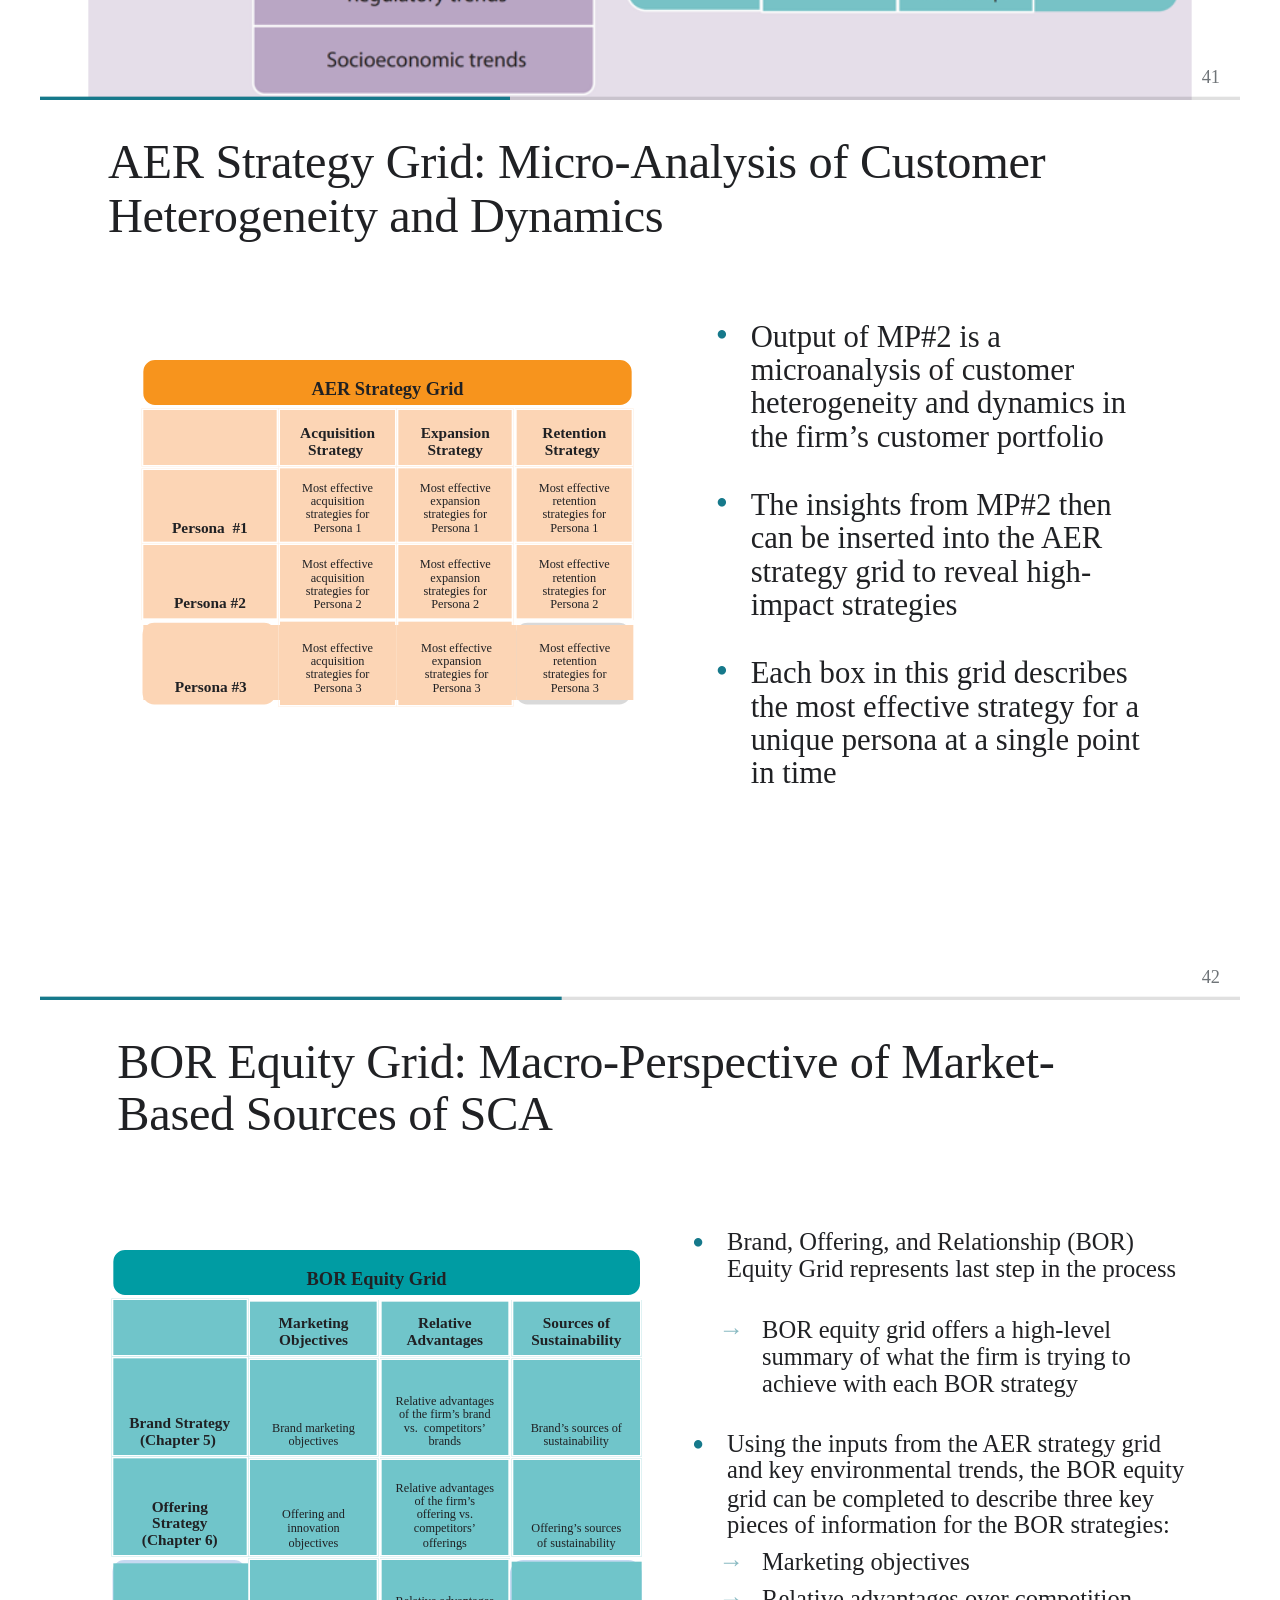
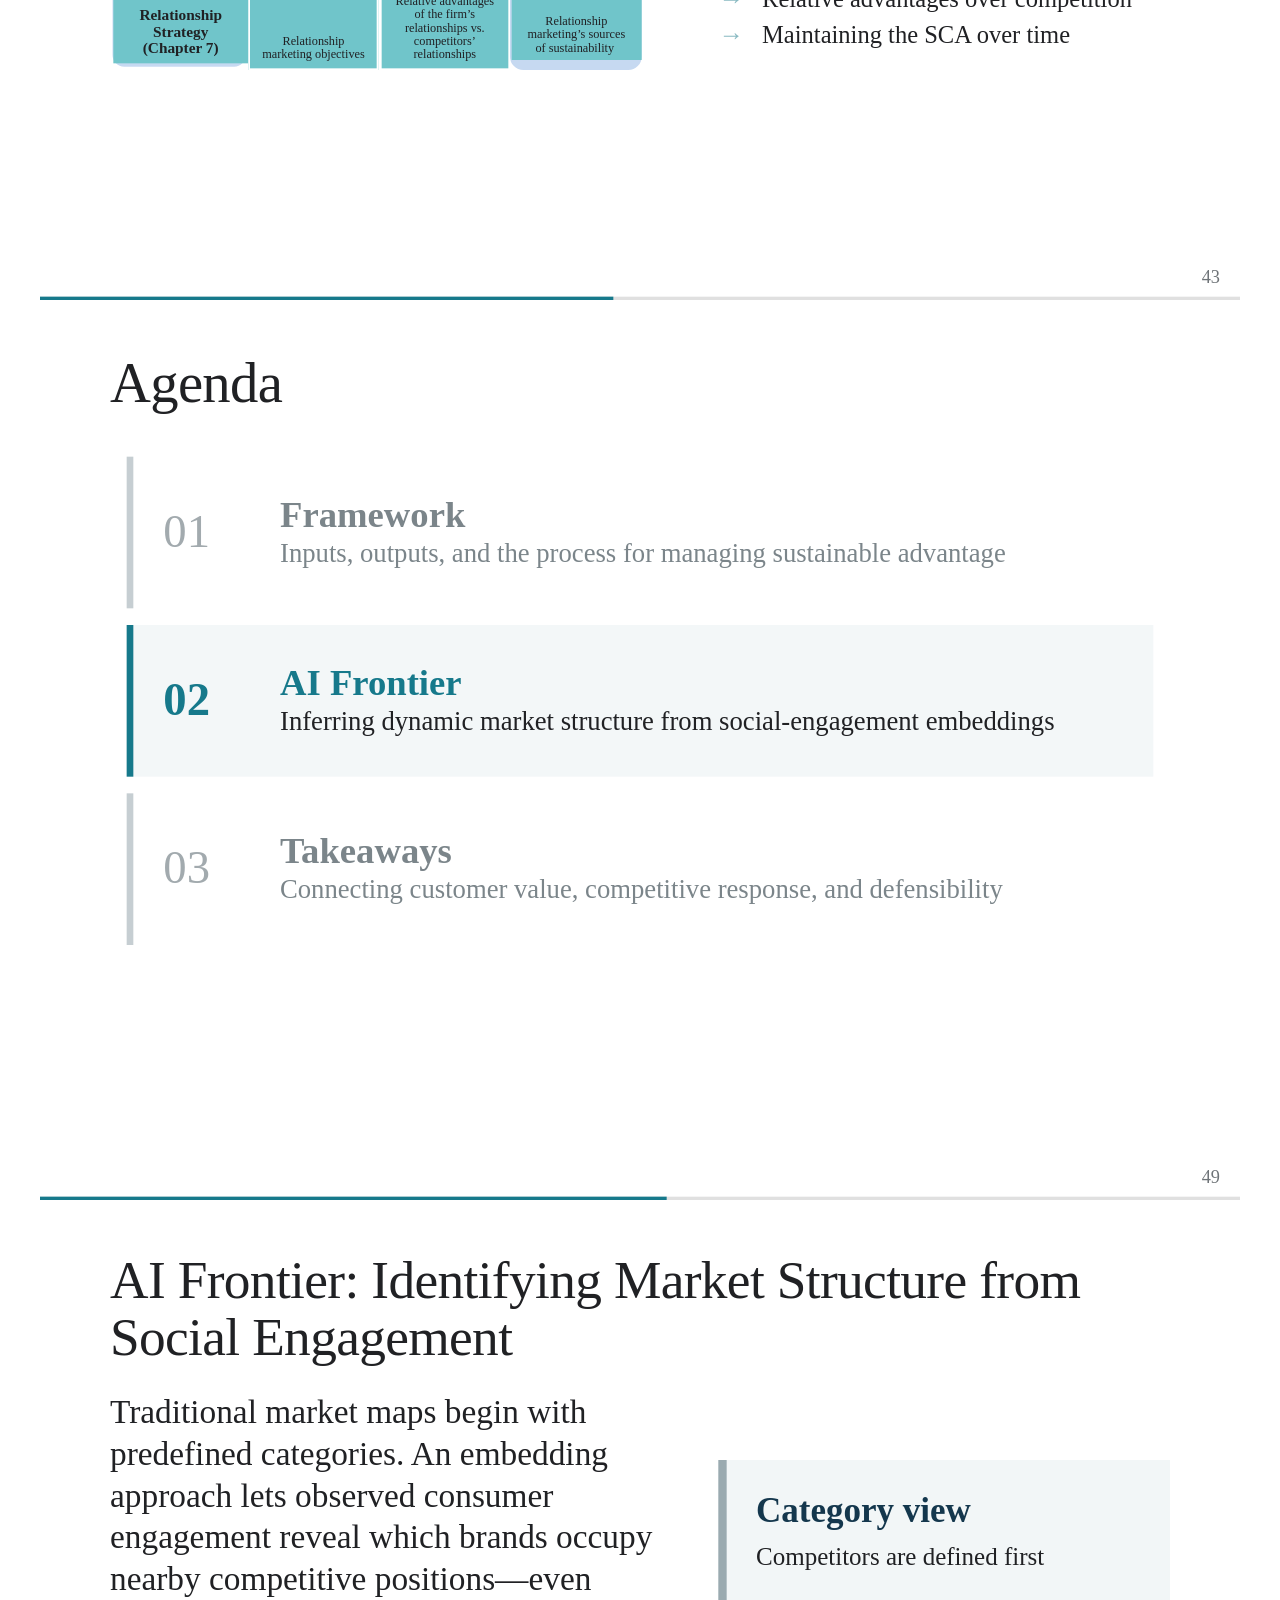
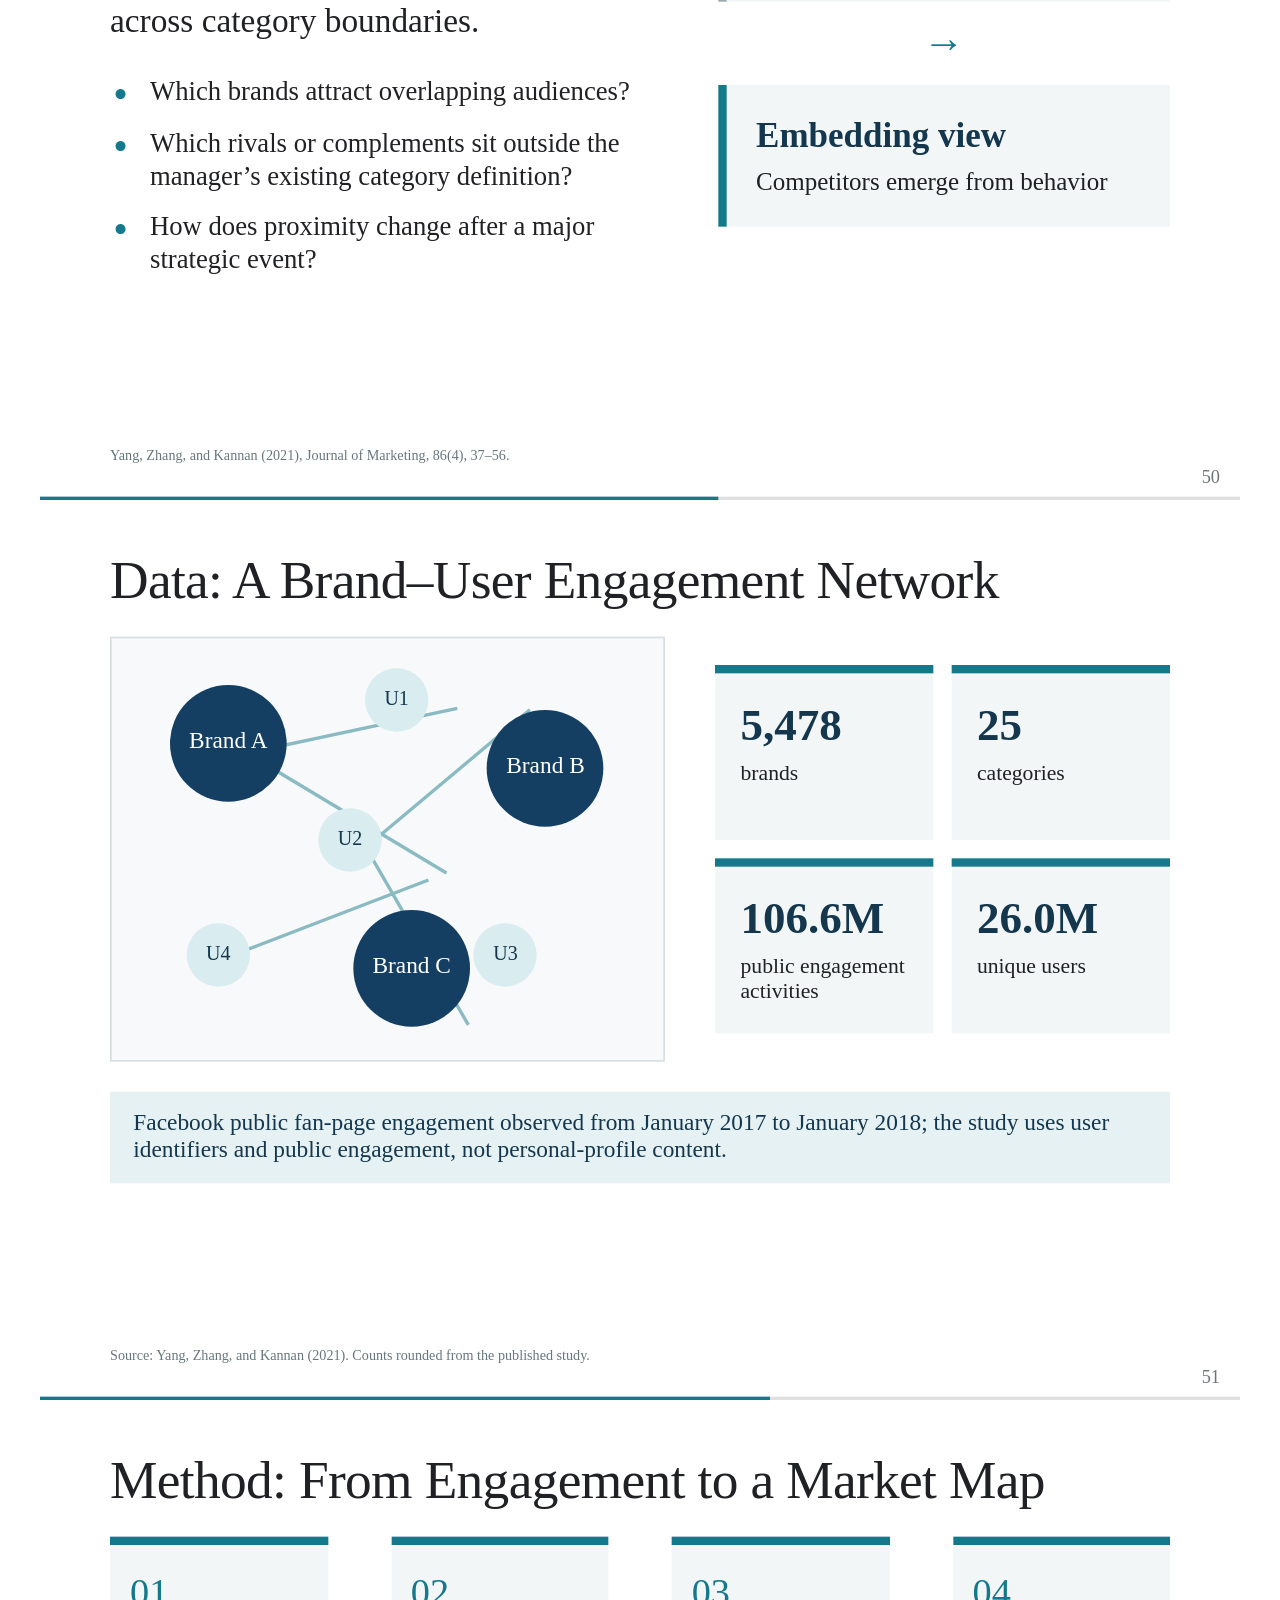
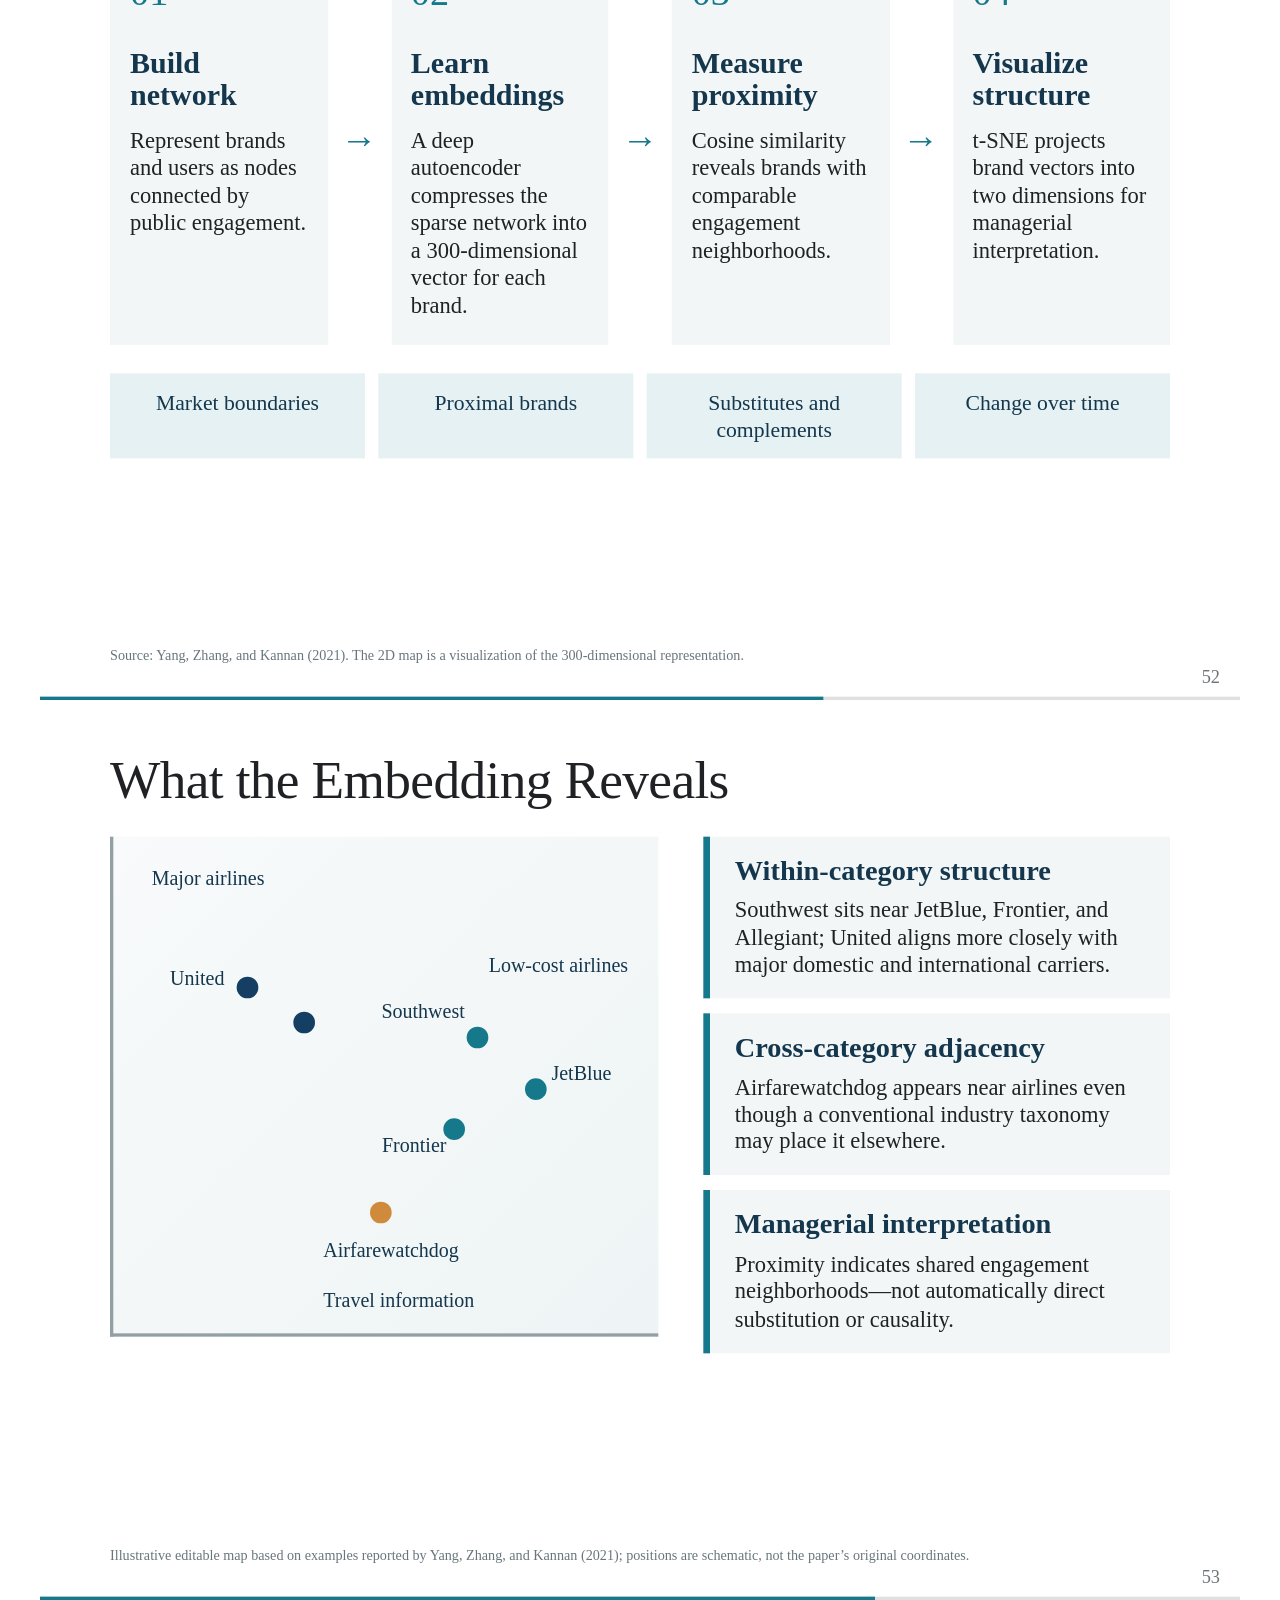
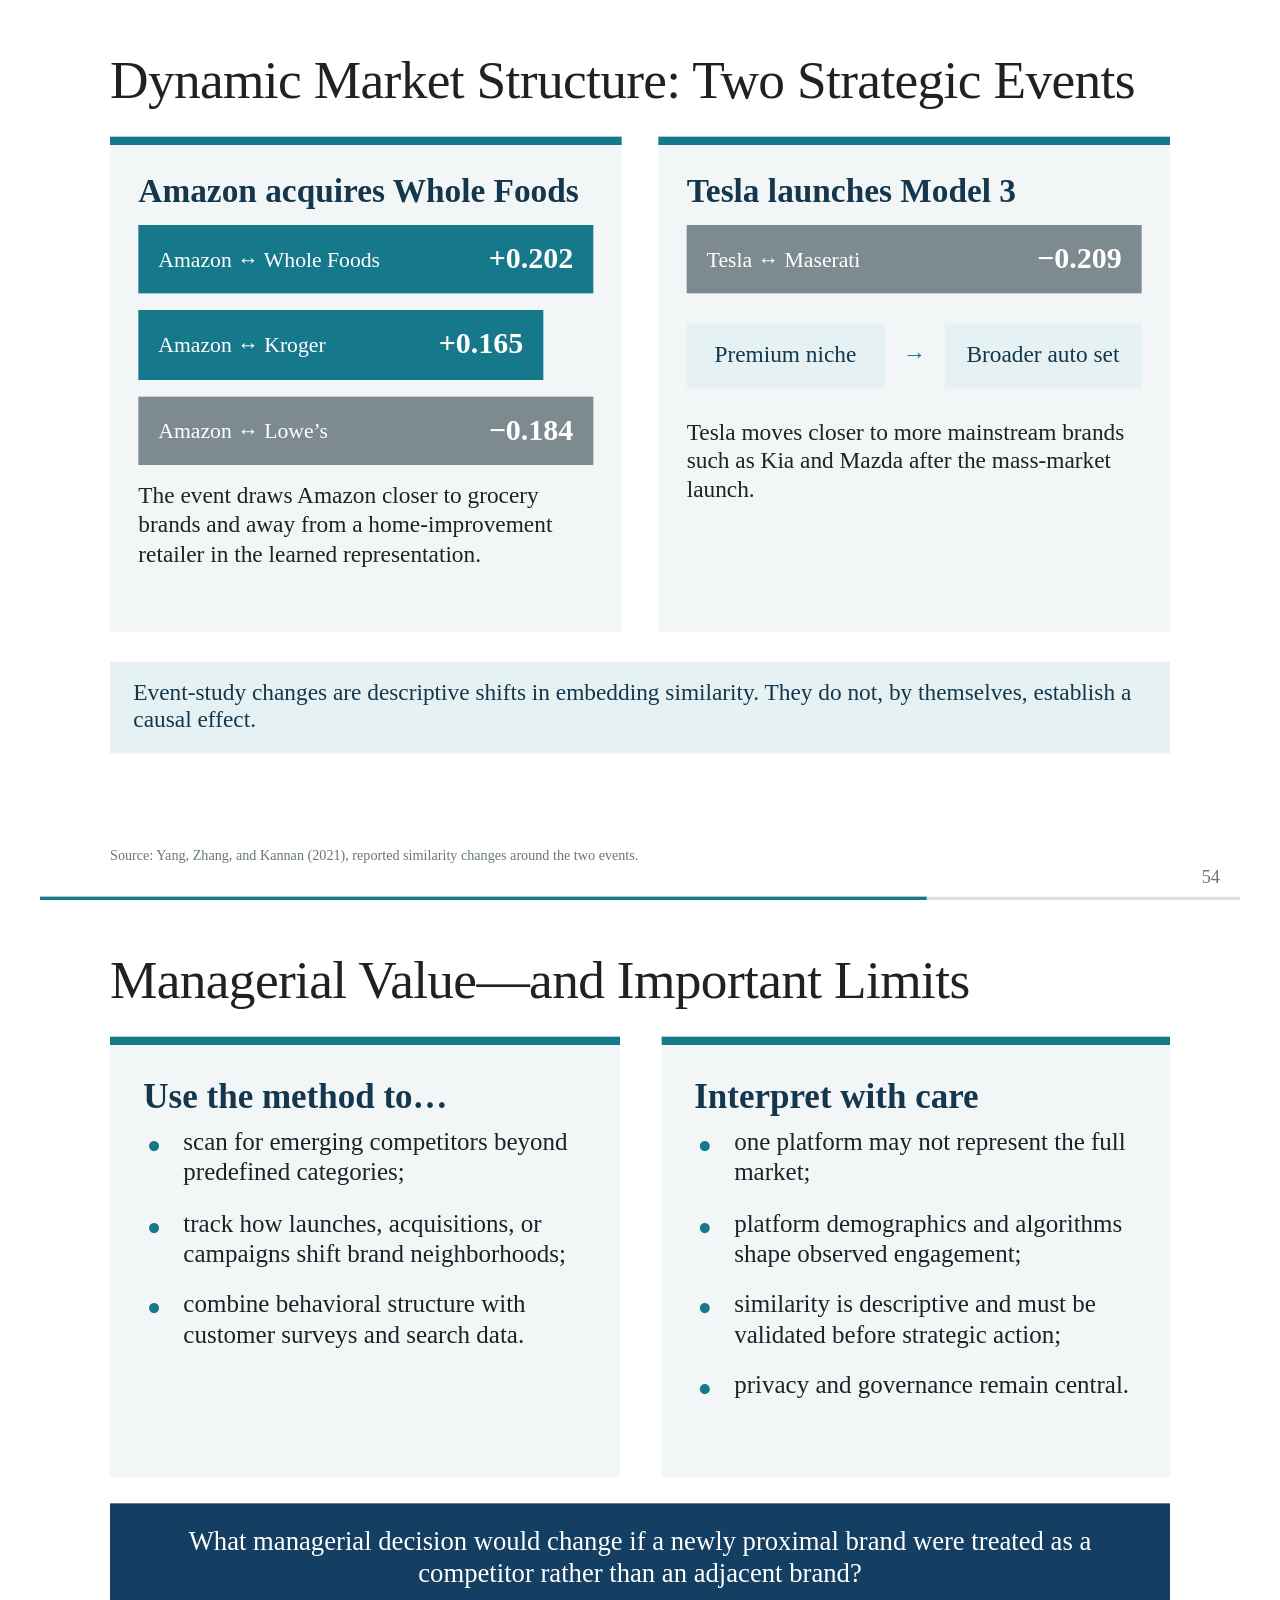
<file: materials/slides/week-07-sca-ai-frontier.html>
<!doctype html>
<html lang="en">
  <head>
    <meta charset="utf-8" />
    <meta name="viewport" content="width=device-width, initial-scale=1" />
    <title>Week 7 · Framework and AI Frontier for Managing Sustainable Competitive Advantage</title>
    <link rel="icon" href="../../assets/favicon.svg" type="image/svg+xml" />
    <link rel="stylesheet" href="../../assets/css/chapter-04-deck.css" />
    <script src="../../assets/js/chapter-04-content.js" defer></script>
    <script src="../../assets/js/chapter-04-revisions.js" defer></script>
    <script src="../../assets/js/chapter-04-deck.js" defer></script>
  </head>
  <body>
    <main id="deck" data-slides="33-43,49-55,44-48" aria-label="Week 7 chapter slides"></main>
  </body>
</html>
</file>
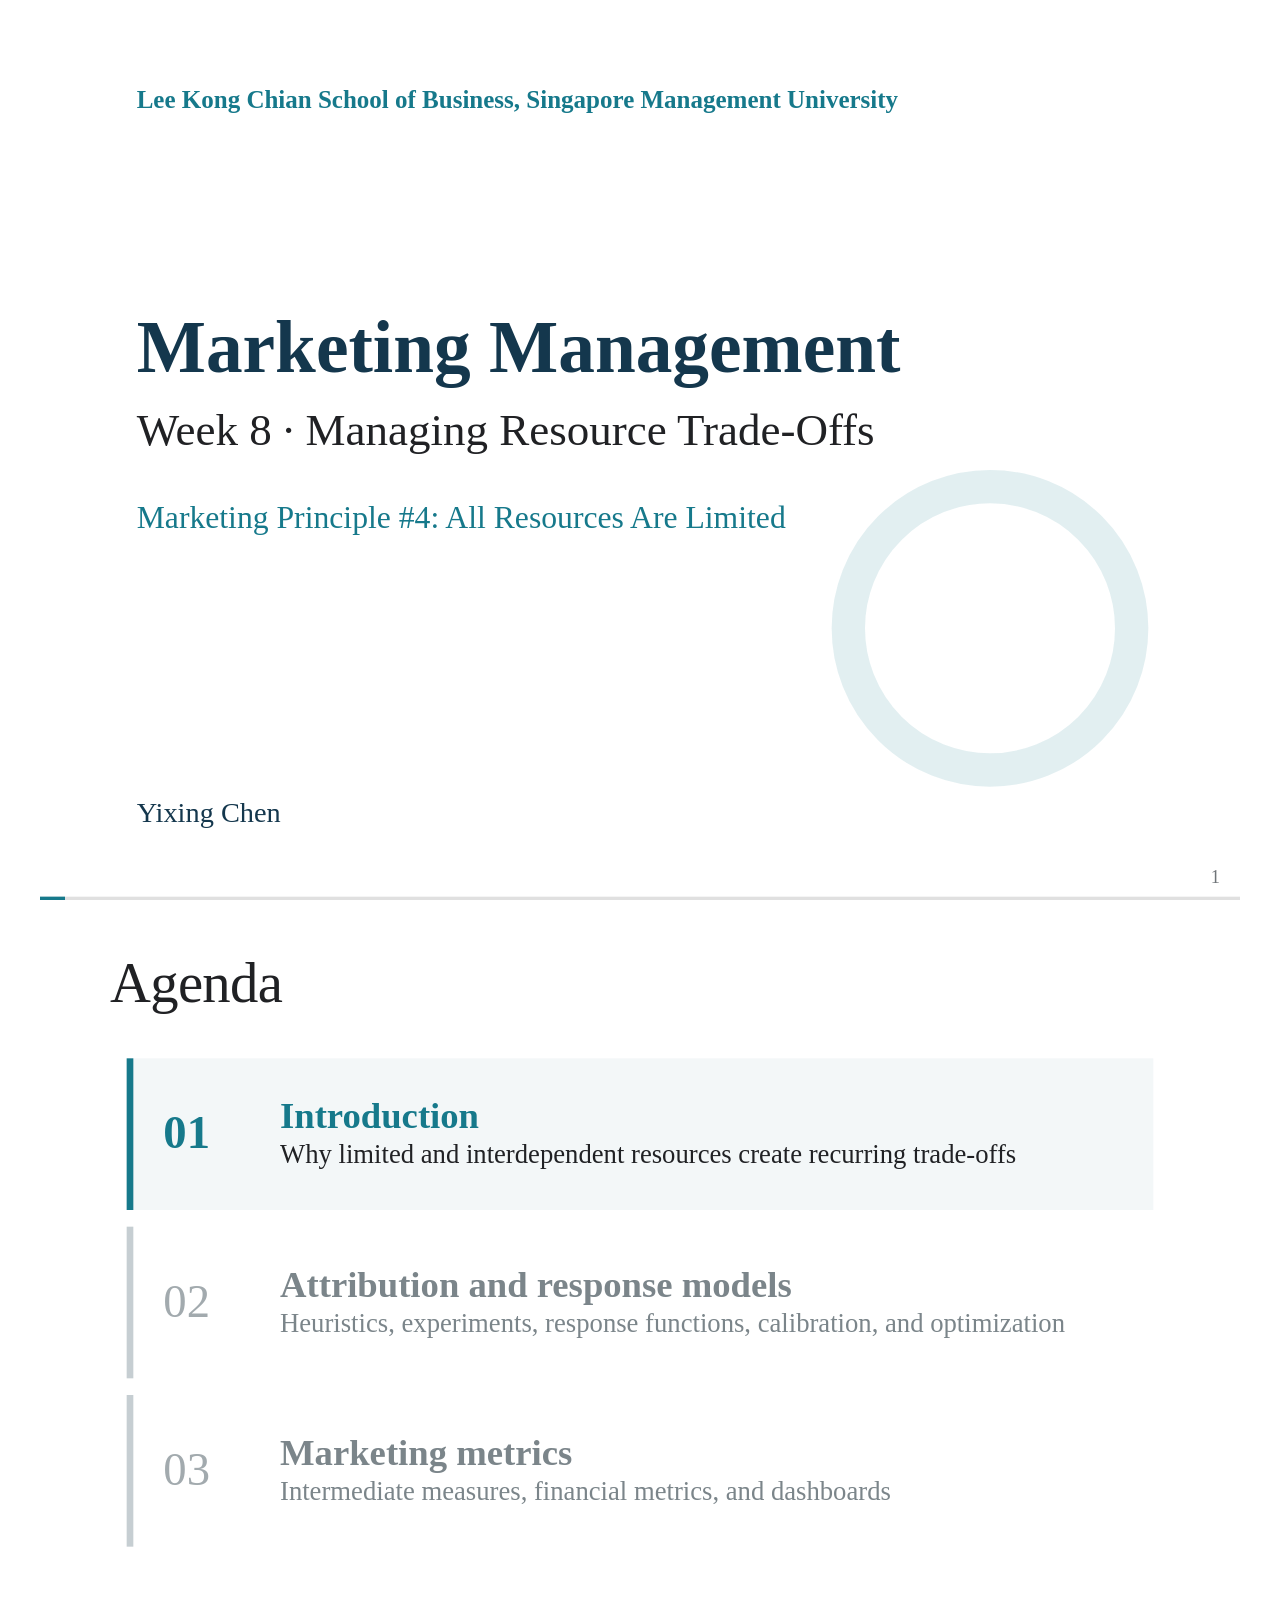
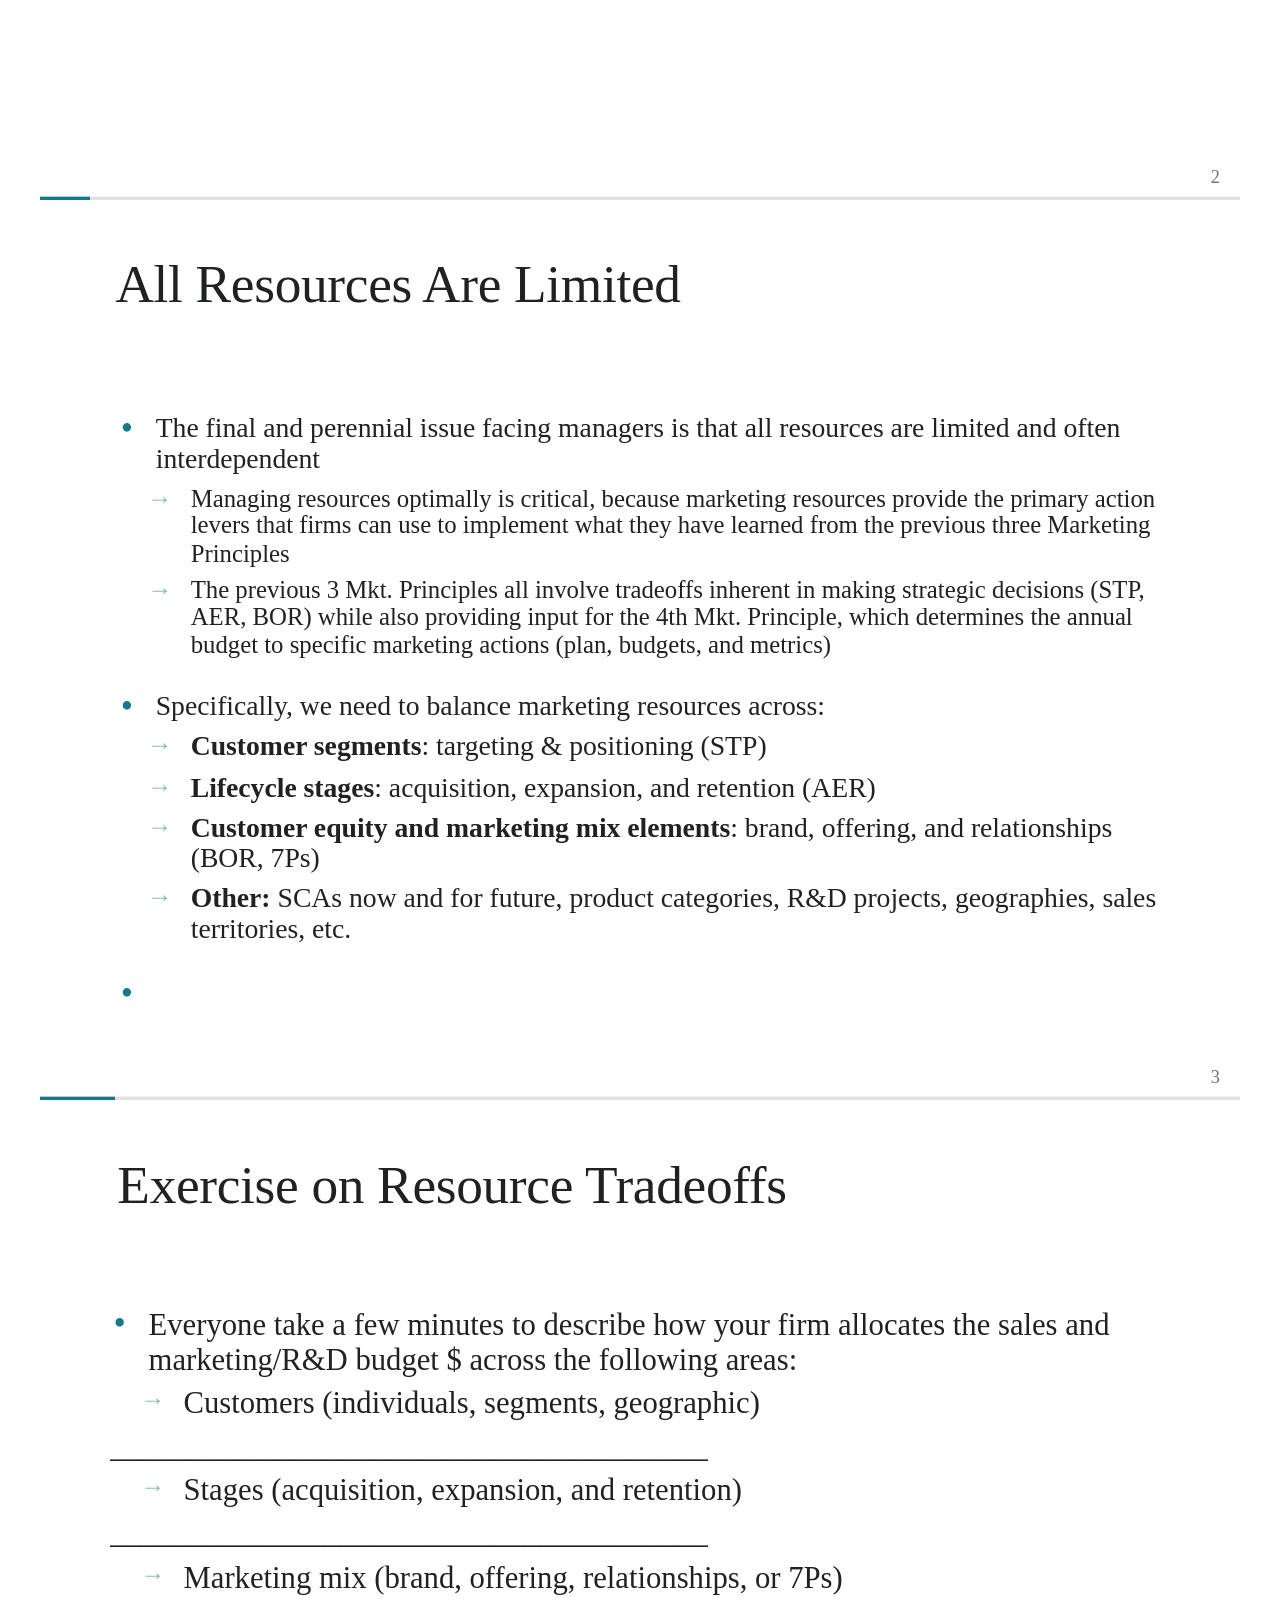
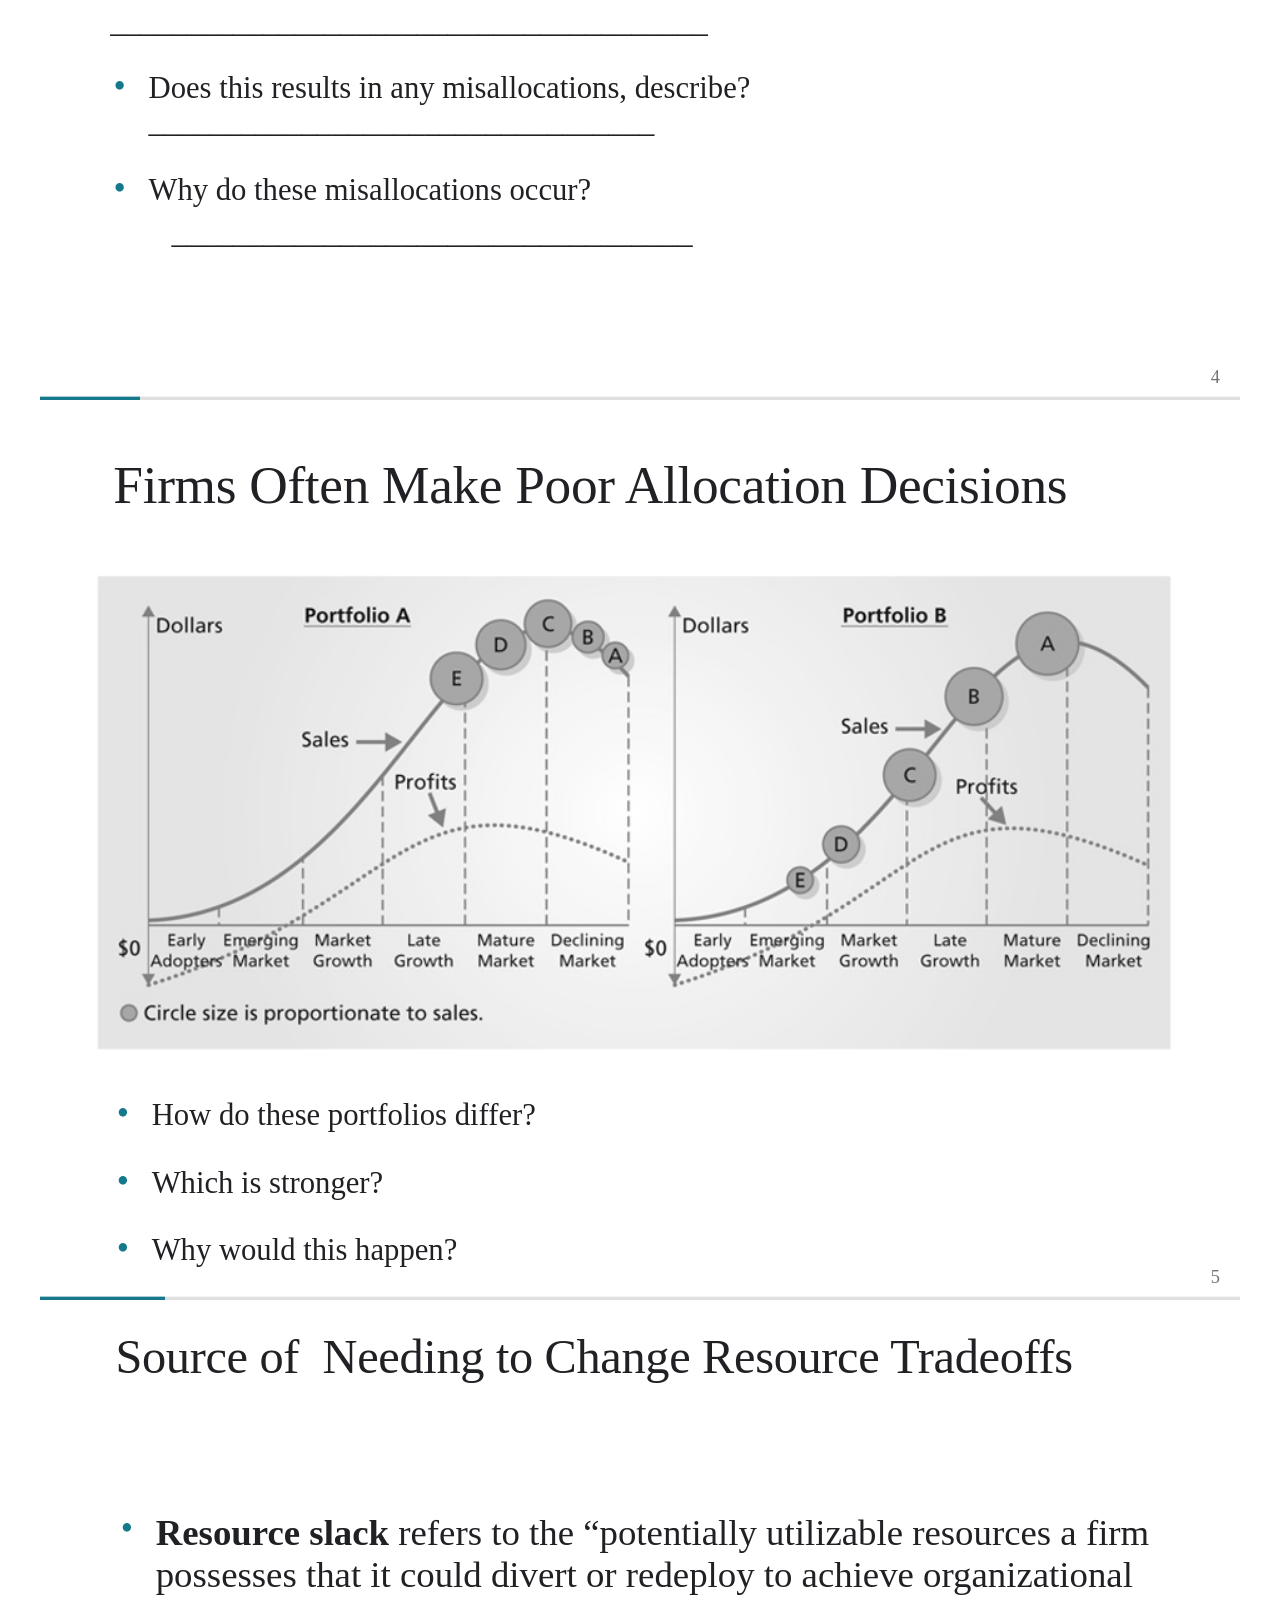
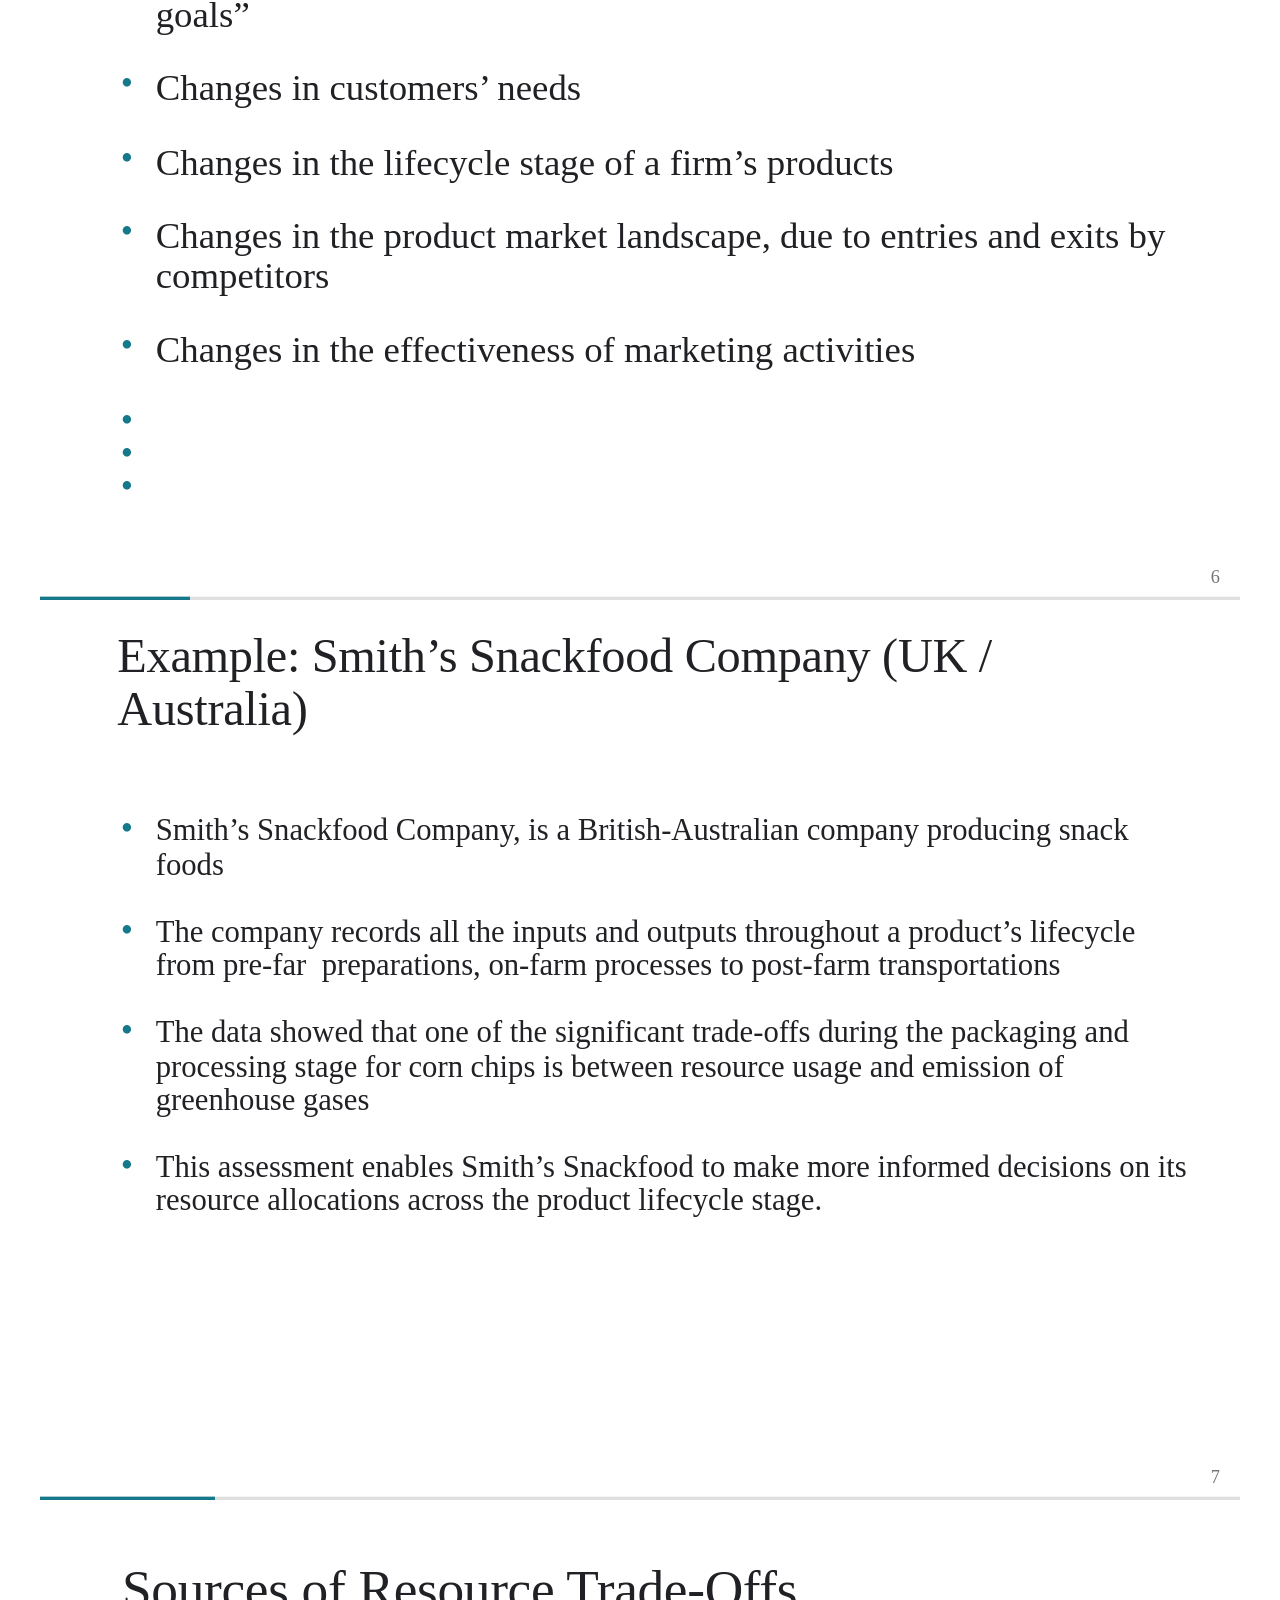
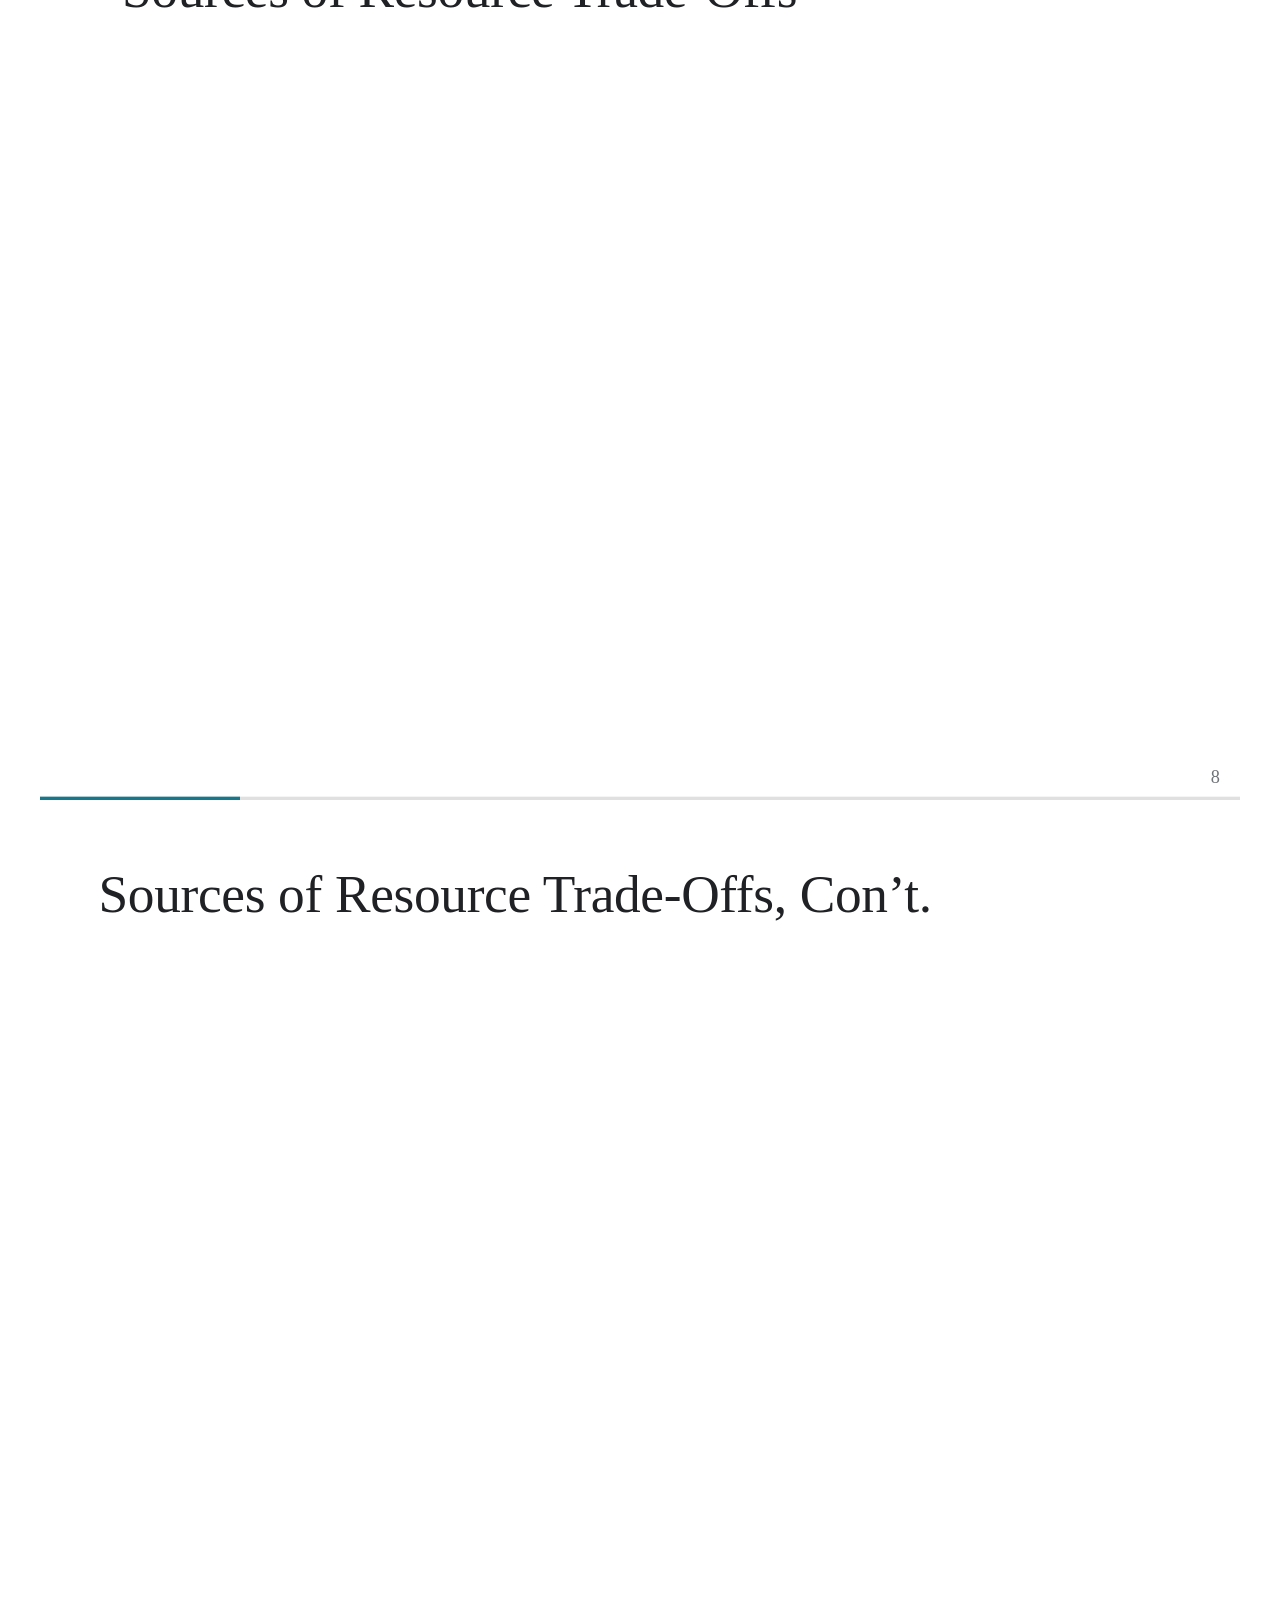
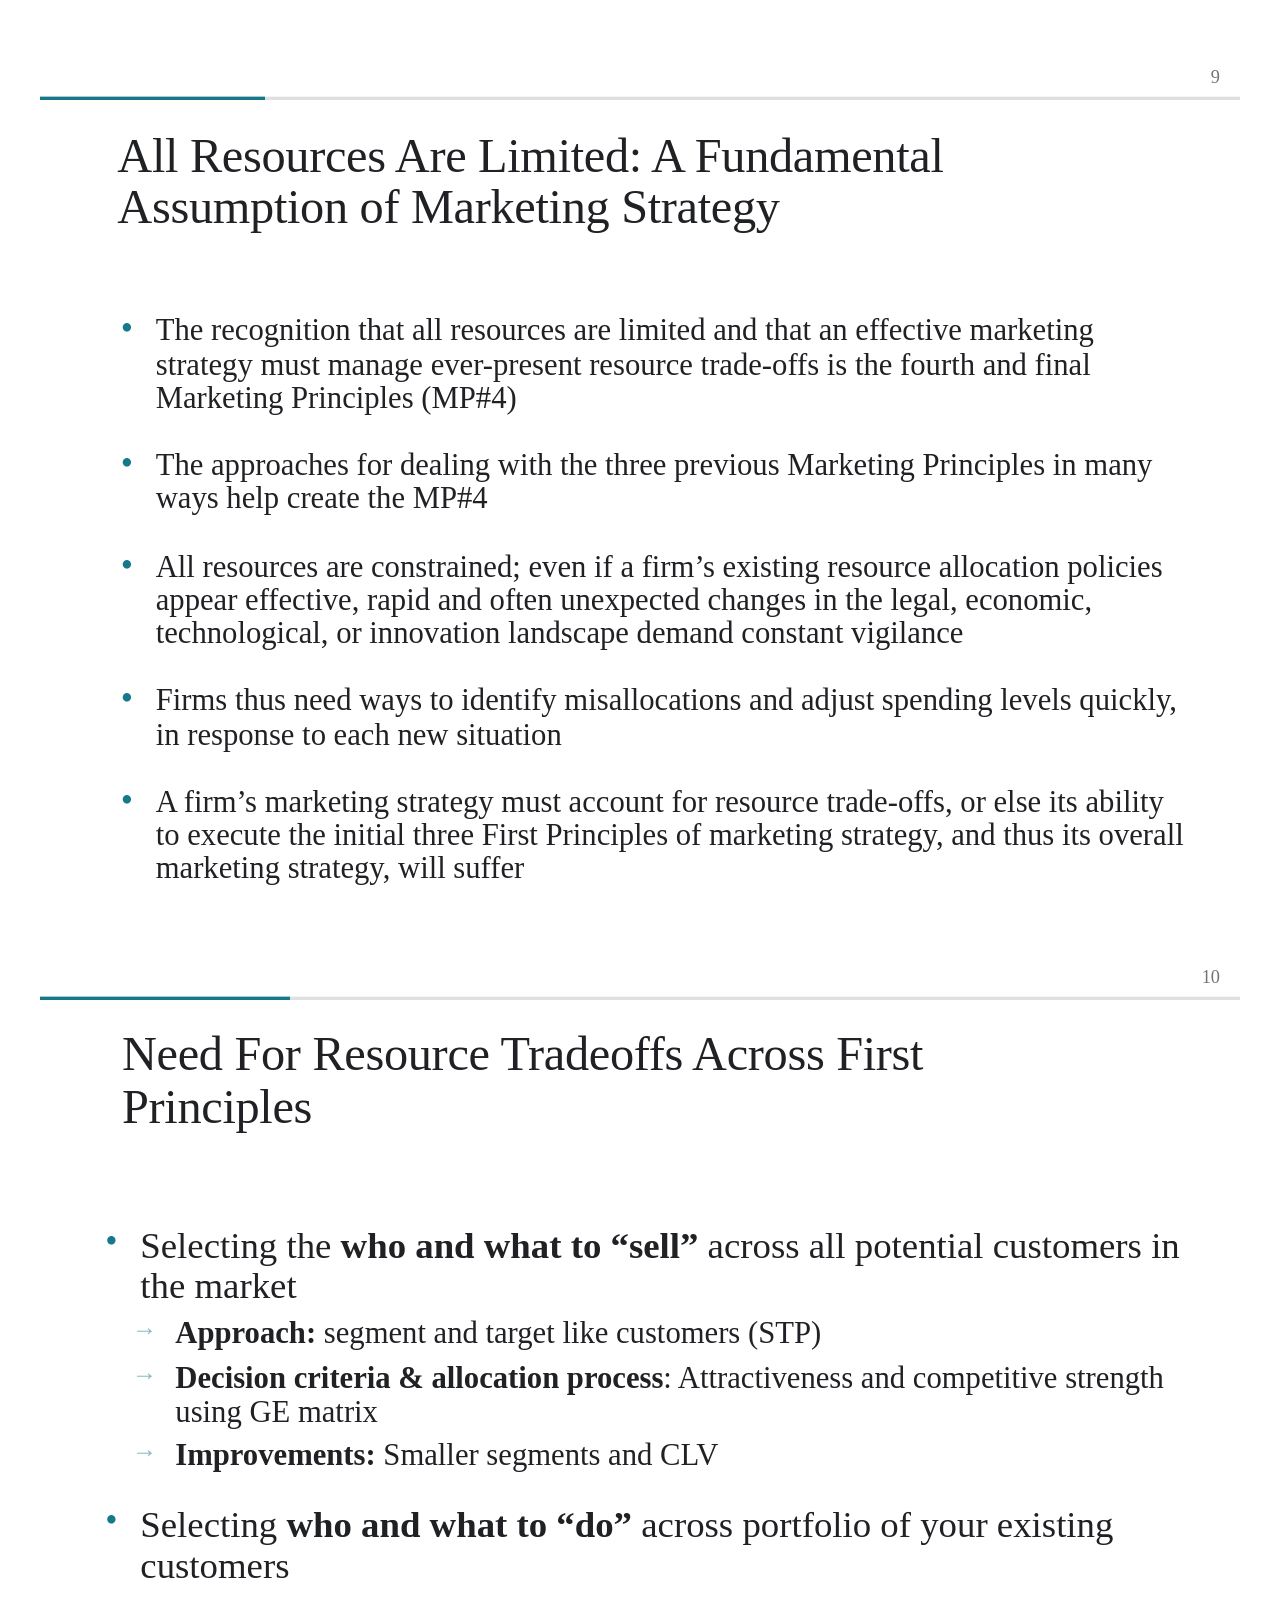
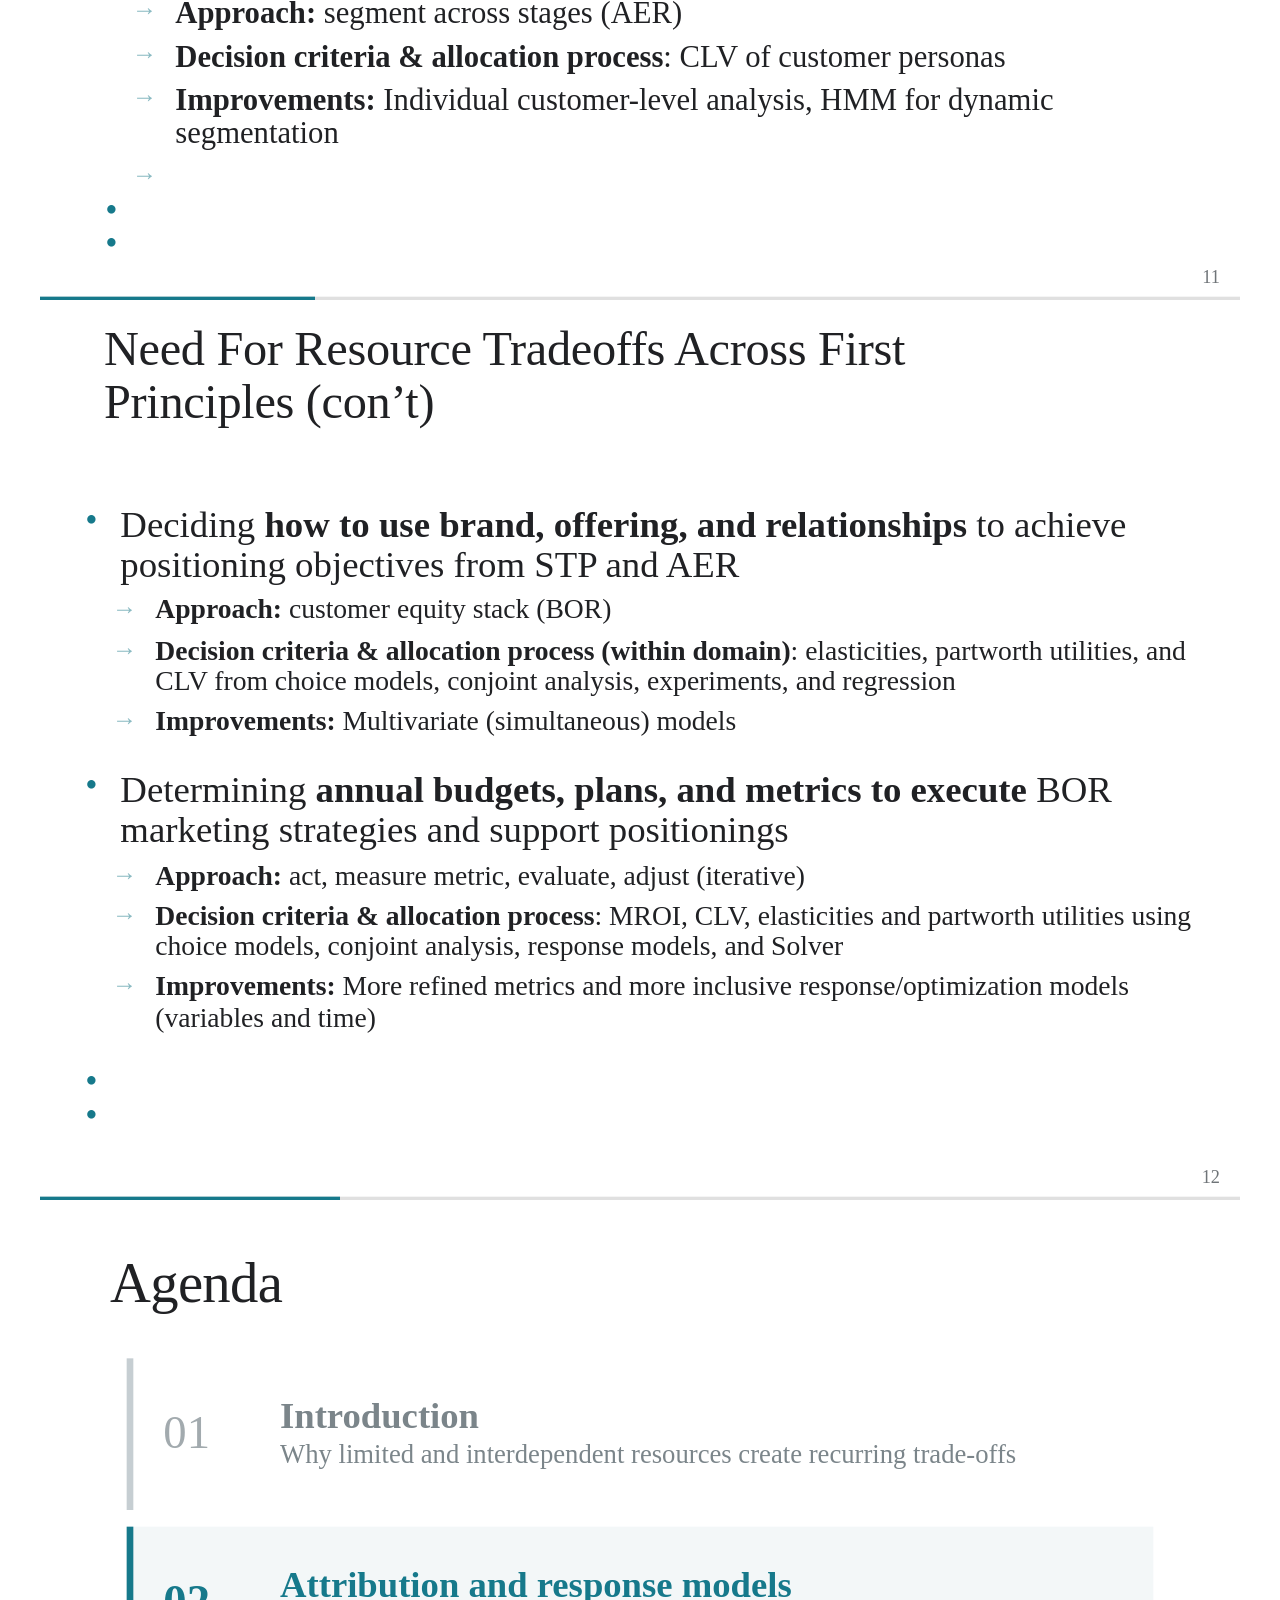
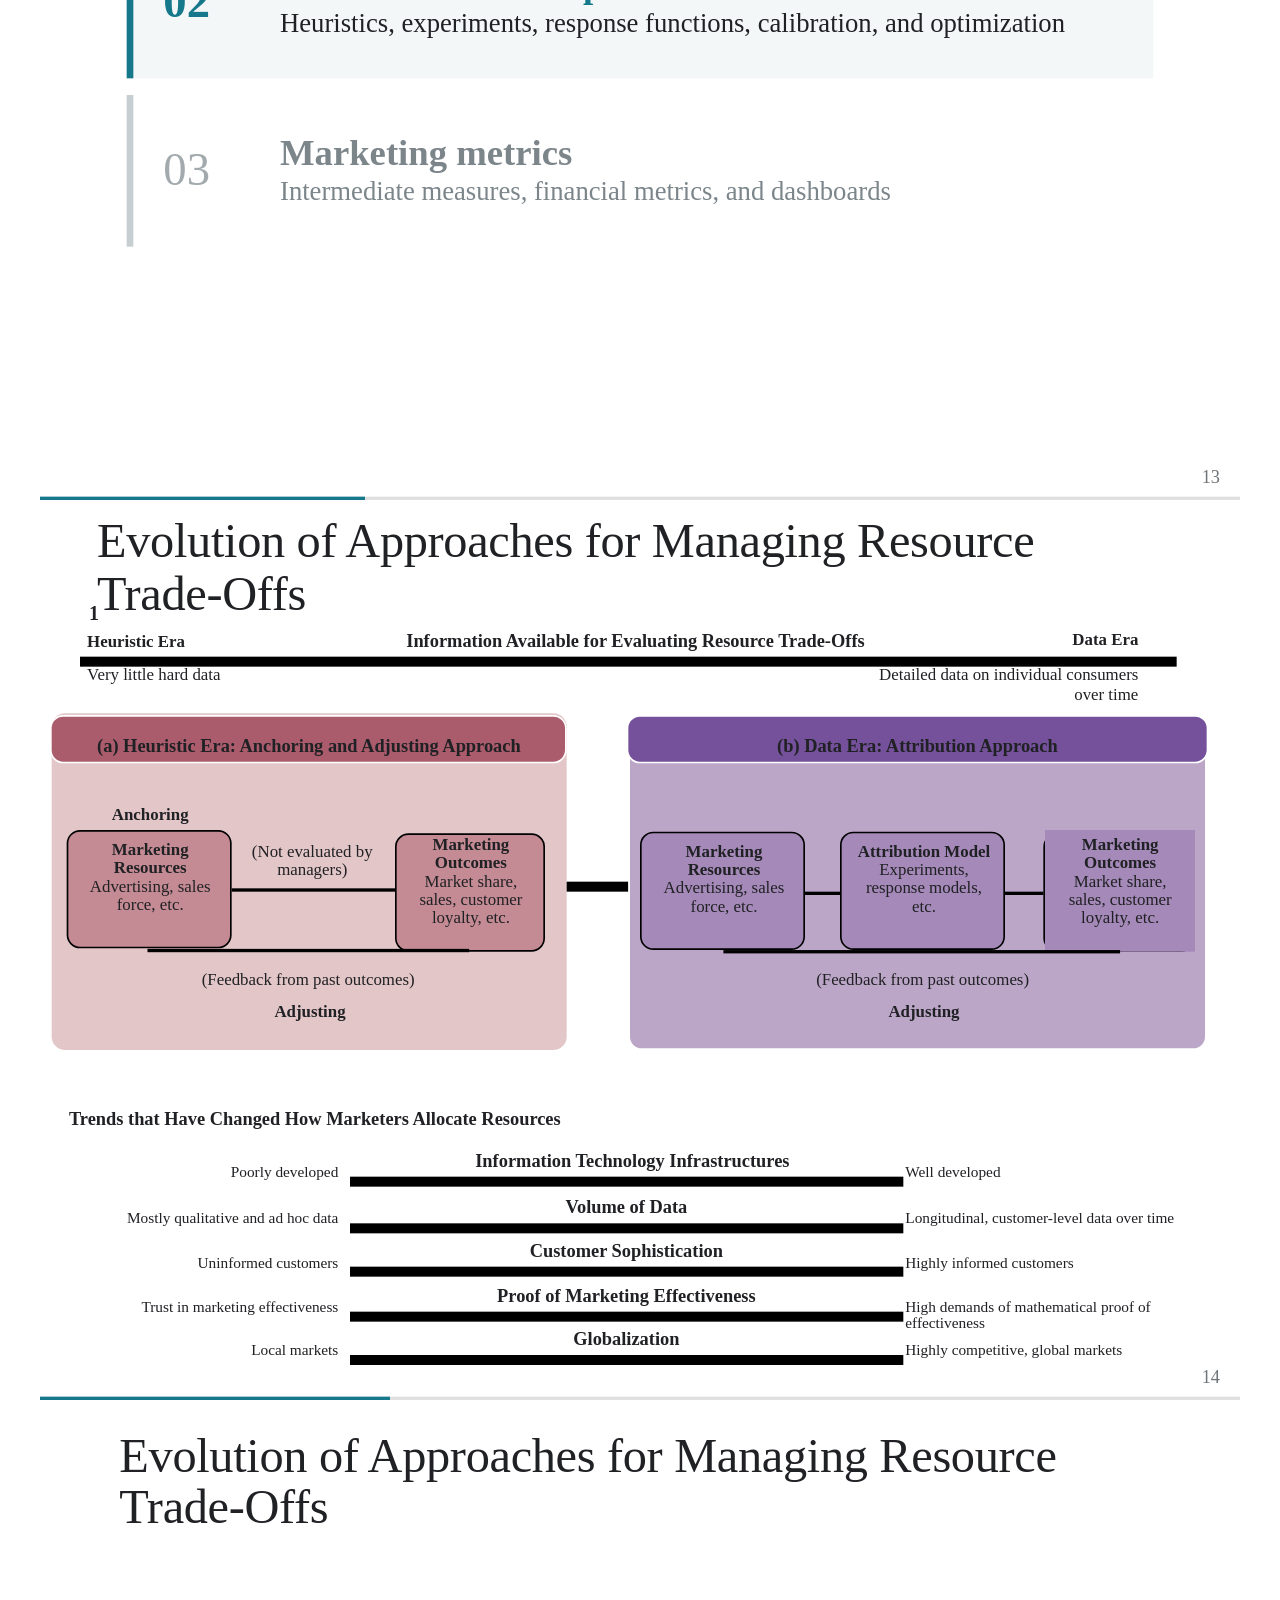
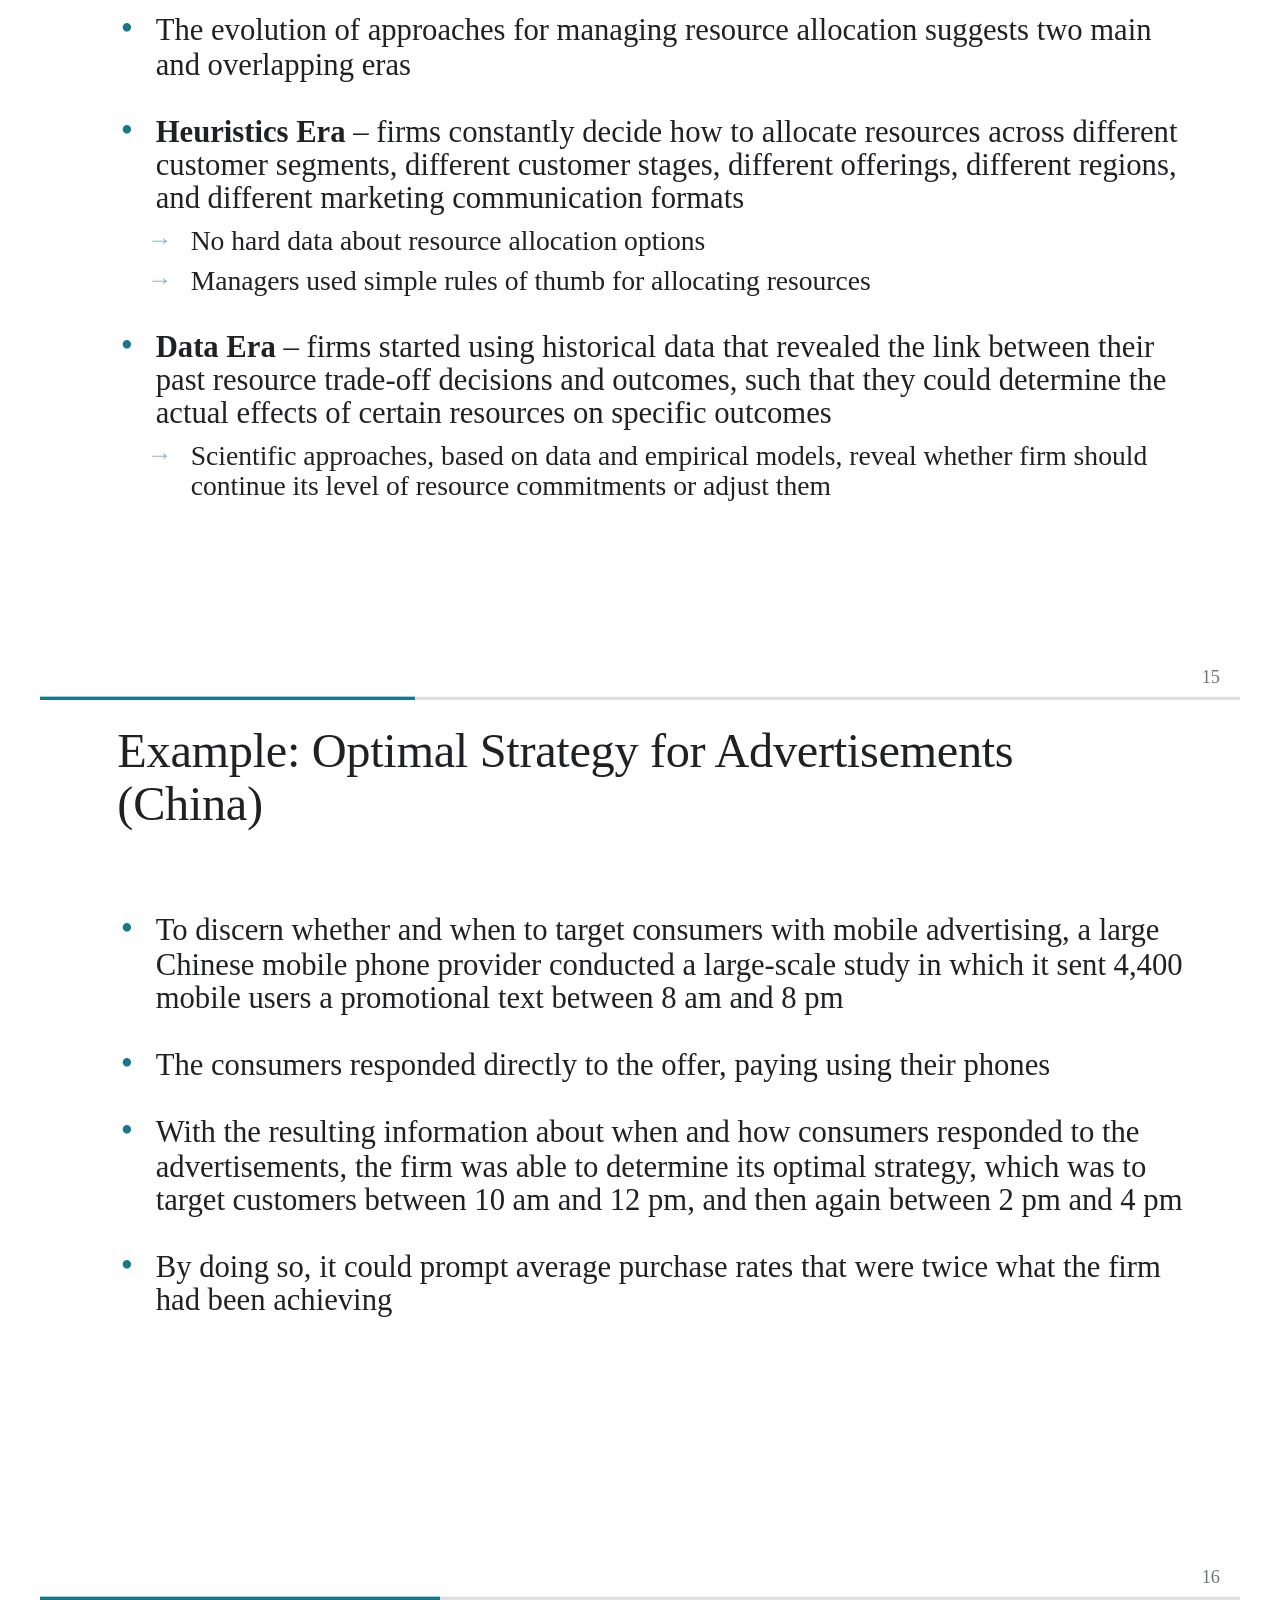
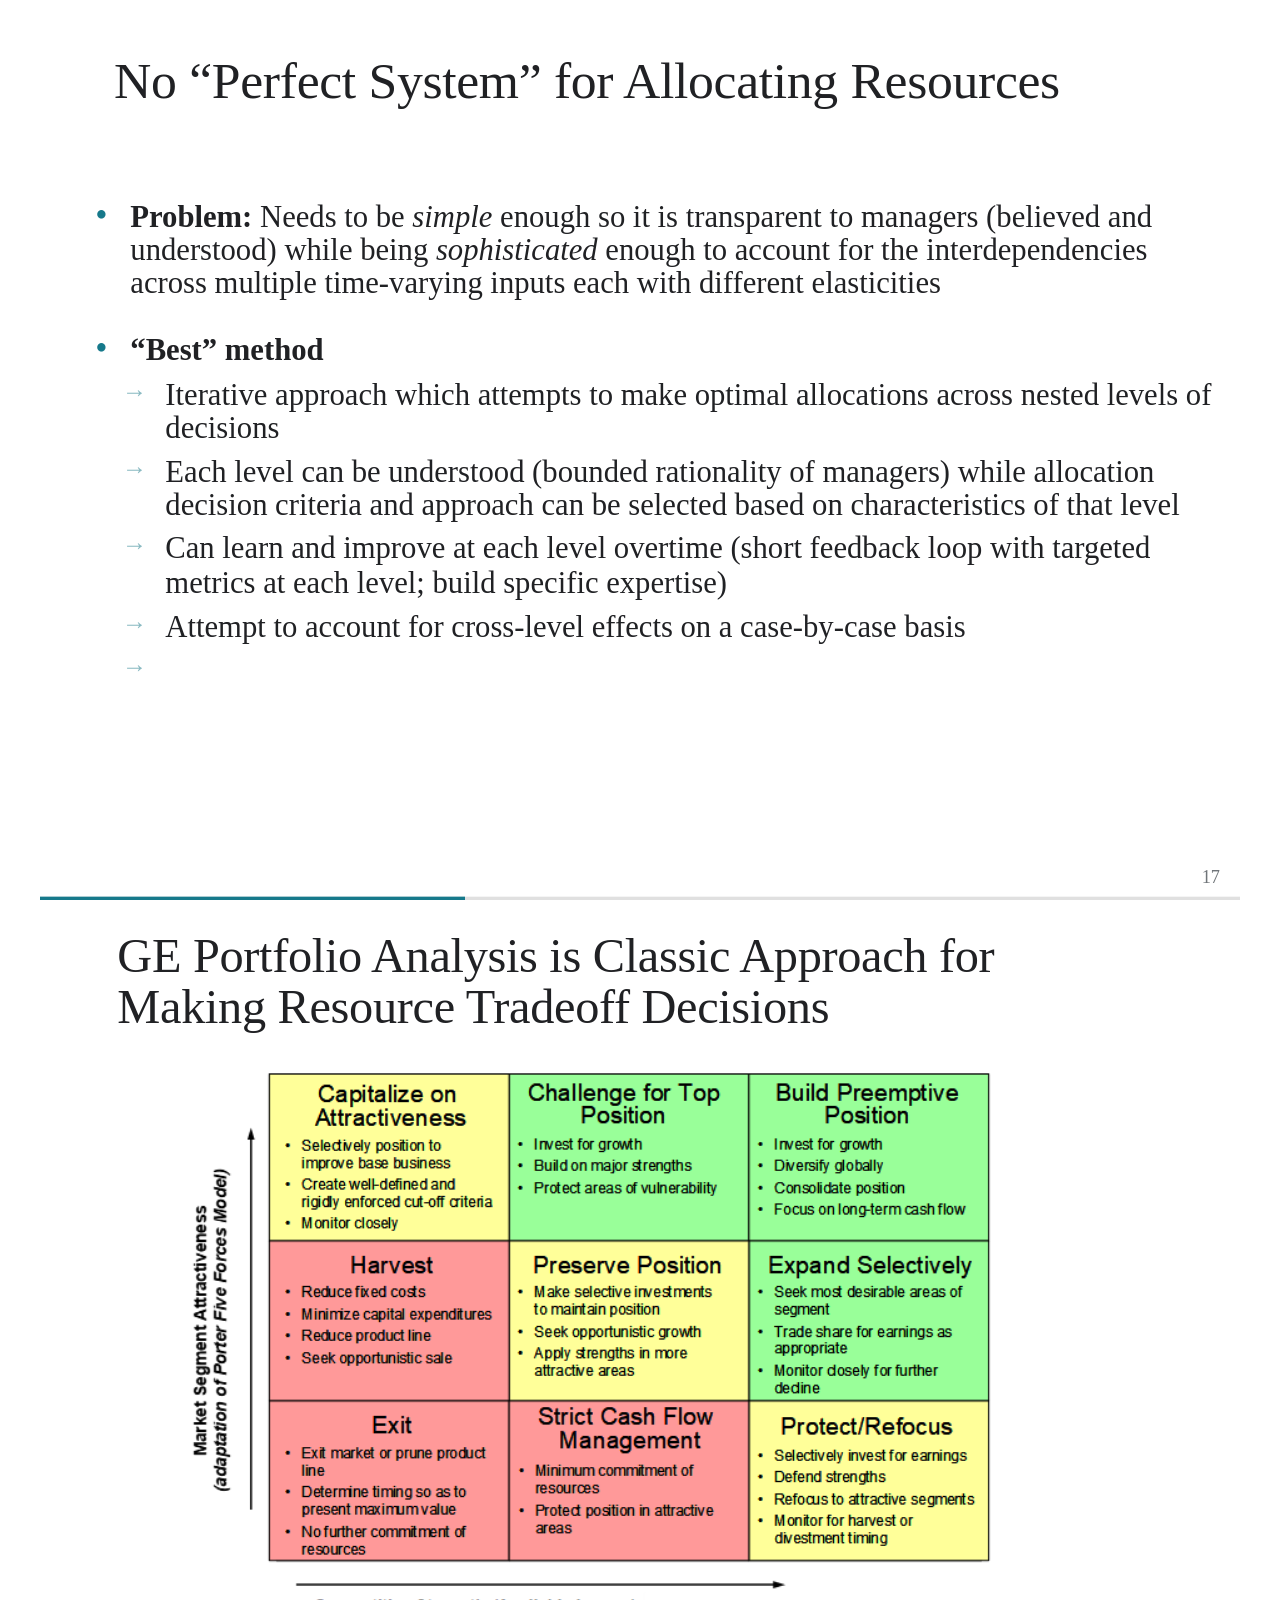
<file: materials/slides/week-08-resource-tradeoffs.html>
<!doctype html>
<html lang="en">
  <head>
    <meta charset="utf-8" />
    <meta name="viewport" content="width=device-width, initial-scale=1" />
    <title>Week 8 · Introduction and Approaches for Managing Resource Trade-Offs</title>
    <link rel="icon" href="../../assets/favicon.svg" type="image/svg+xml" />
    <link rel="stylesheet" href="../../assets/css/chapter-08-deck.css" />
    <script src="../../assets/js/chapter-08-content.js" defer></script>
    <script src="../../assets/js/chapter-08-revisions.js" defer></script>
    <script src="../../assets/js/chapter-08-deck.js" defer></script>
  </head>
  <body>
    <main id="deck" data-slides="1-48" aria-label="Week 8 chapter slides"></main>
  </body>
</html>
</file>
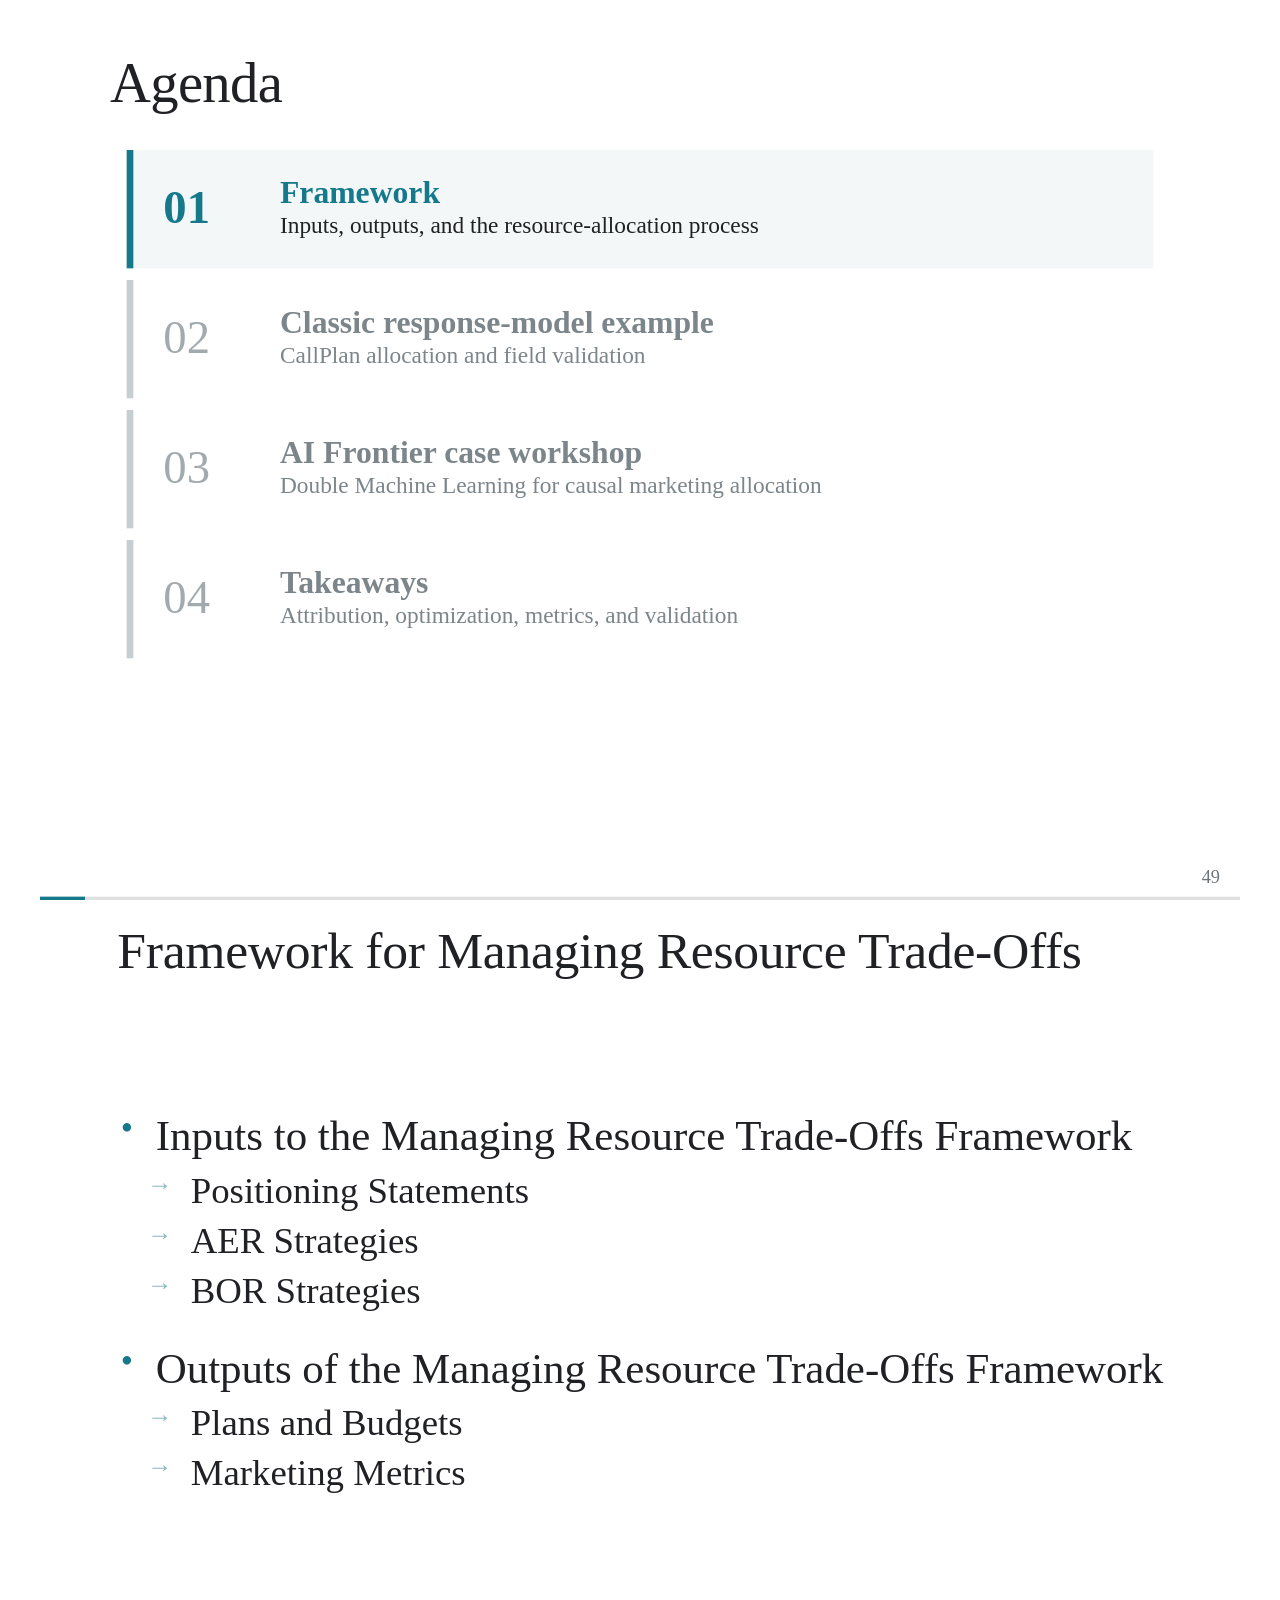
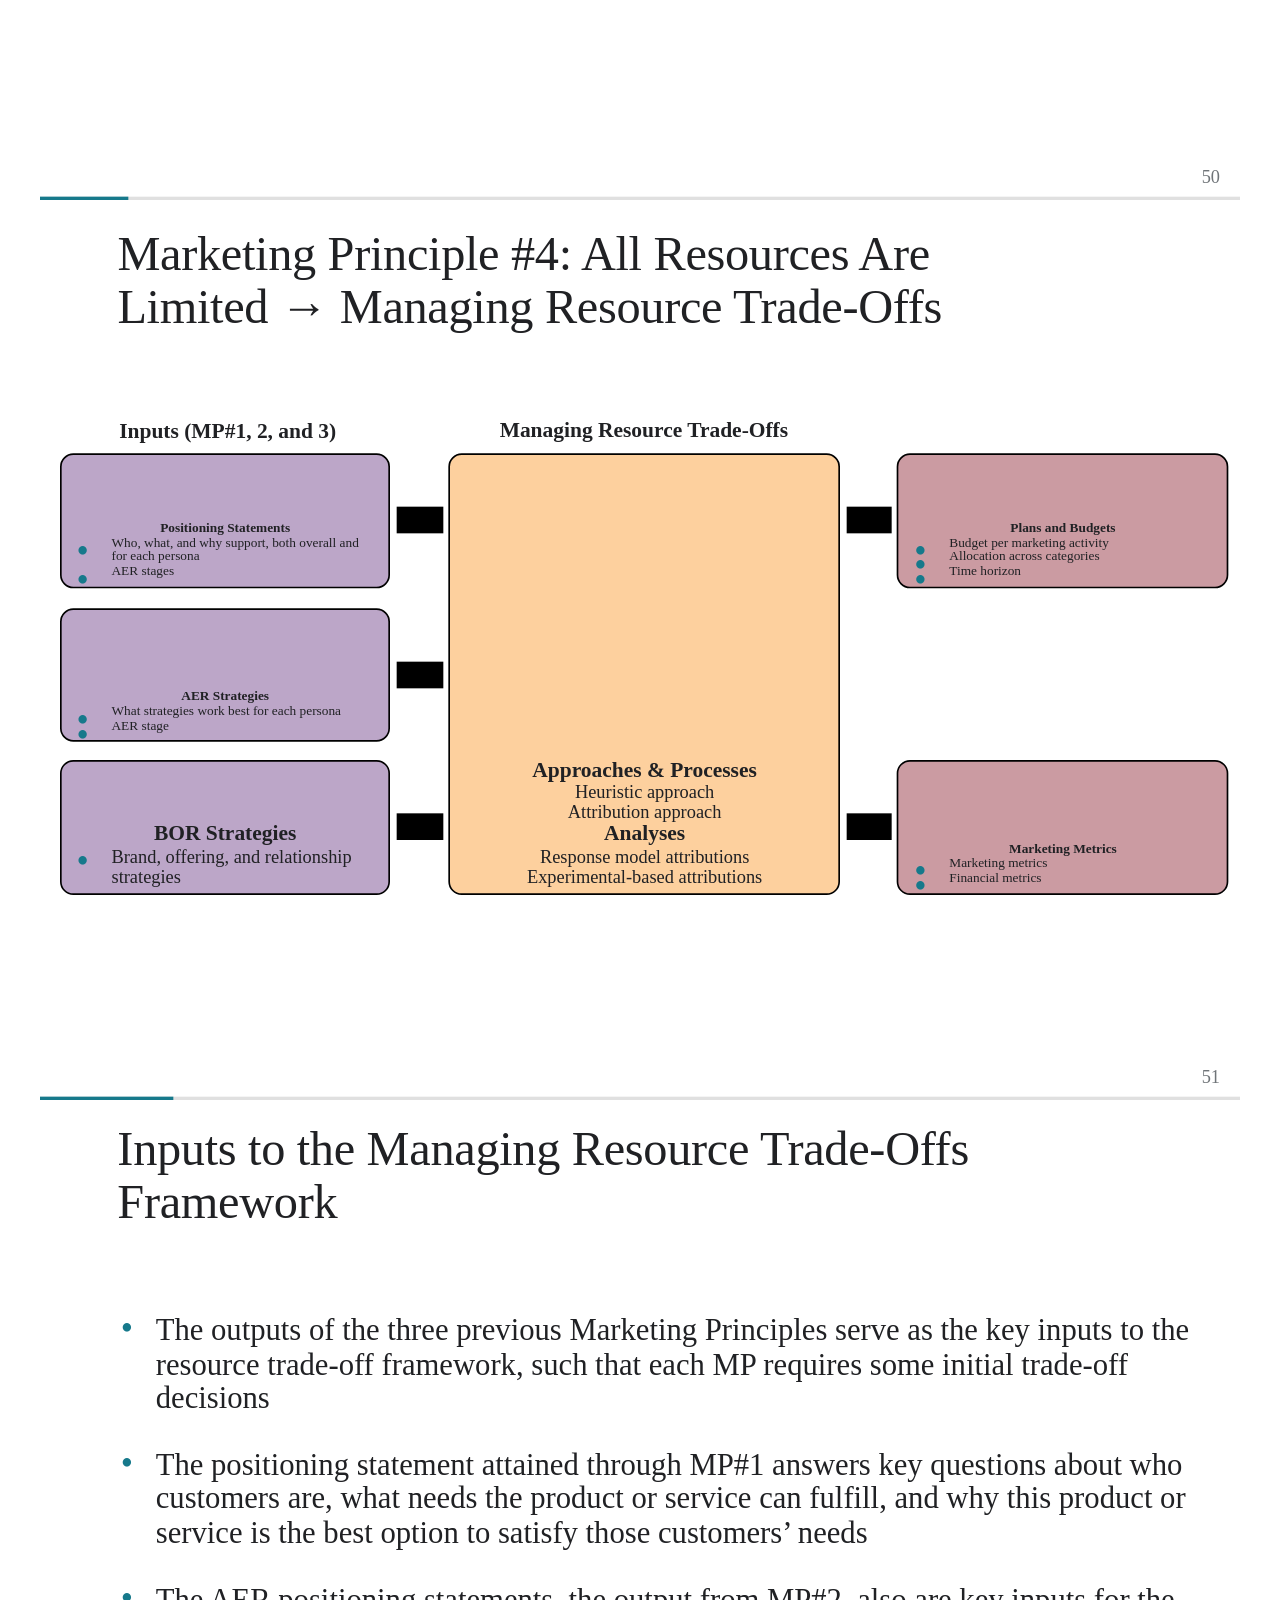
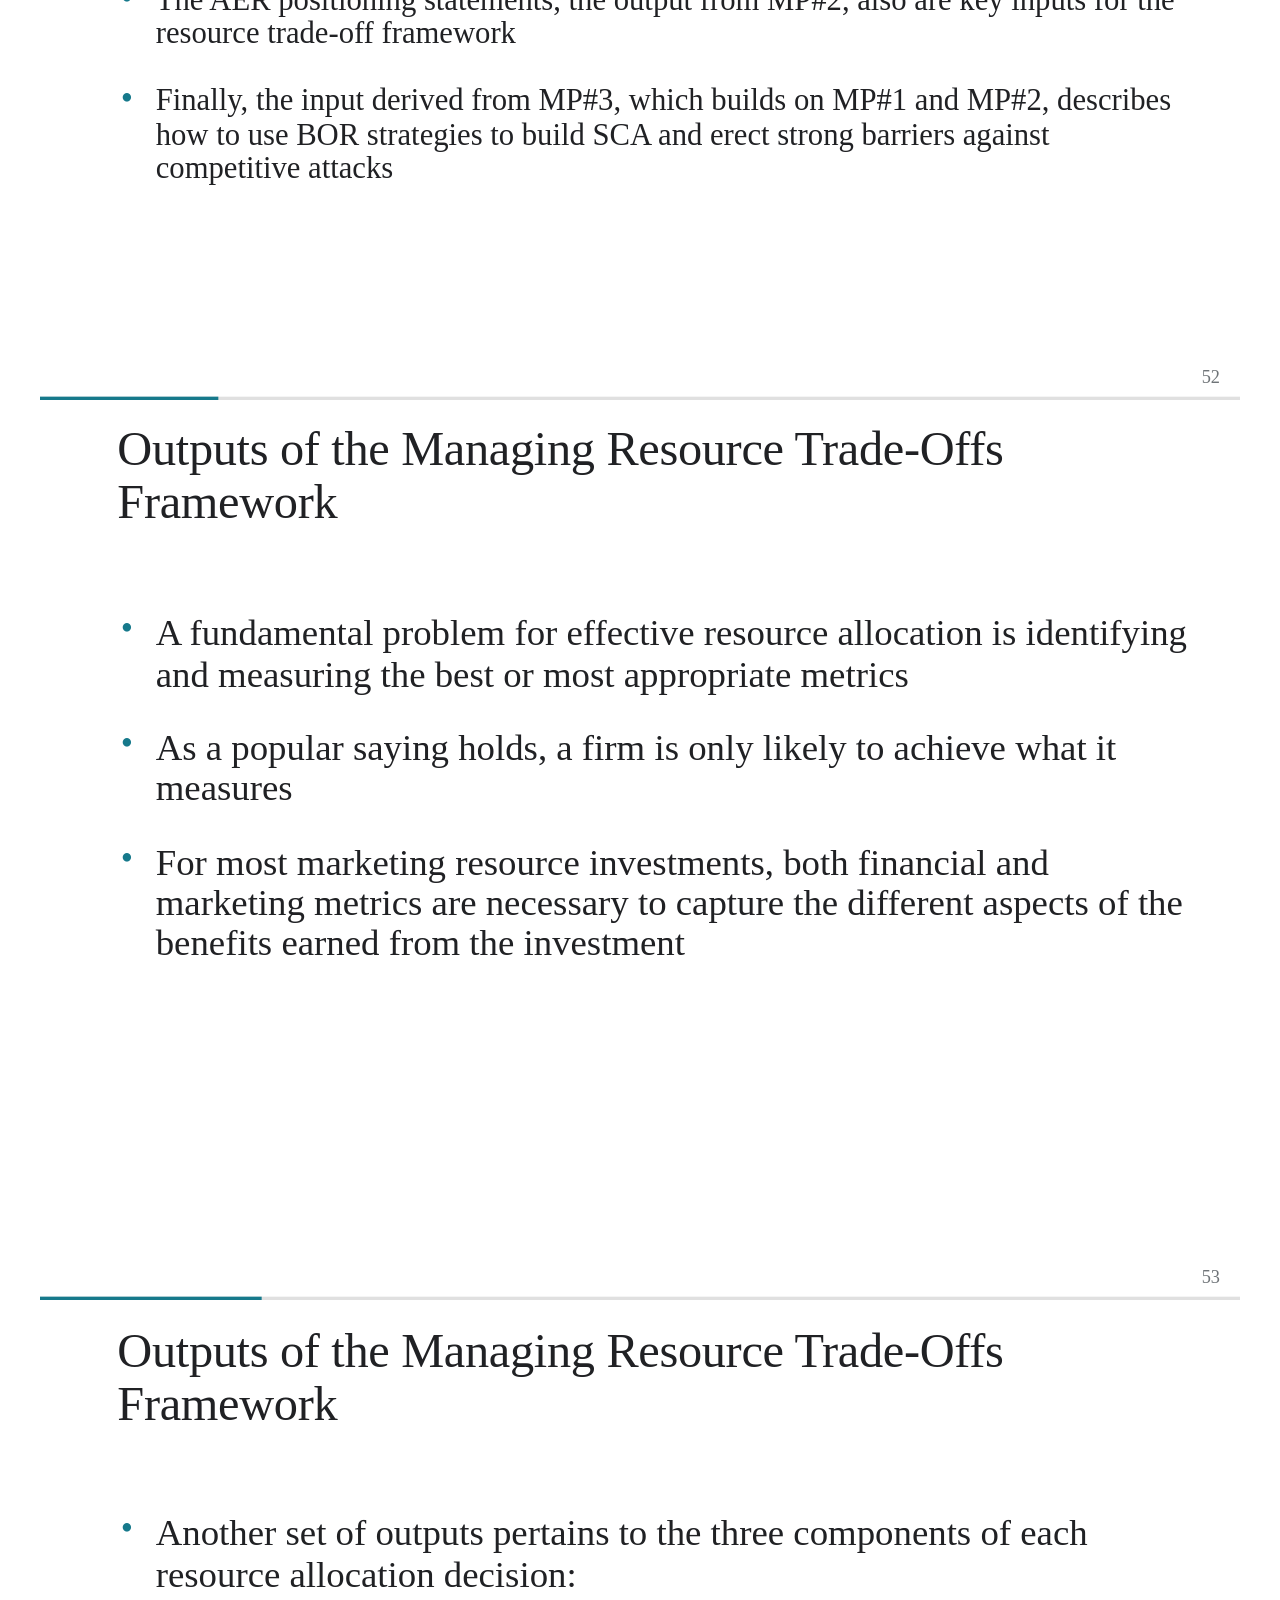
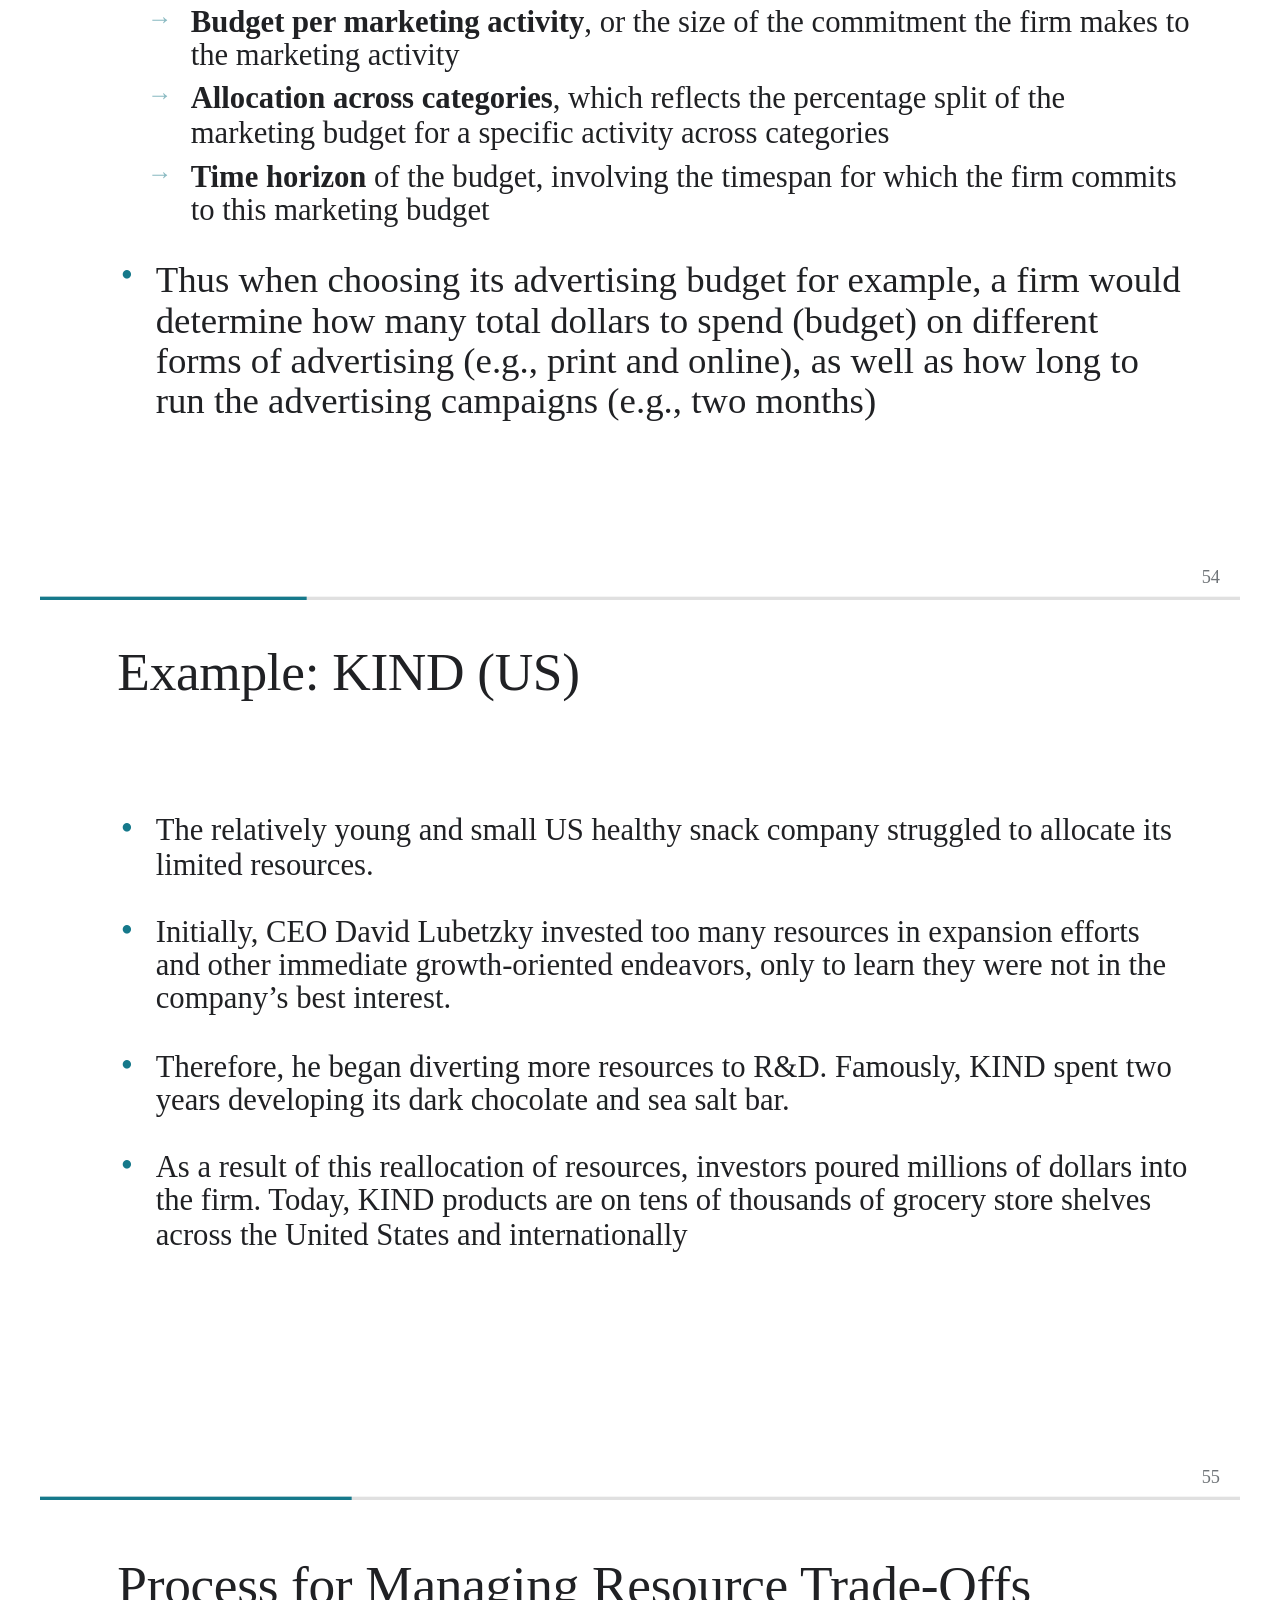
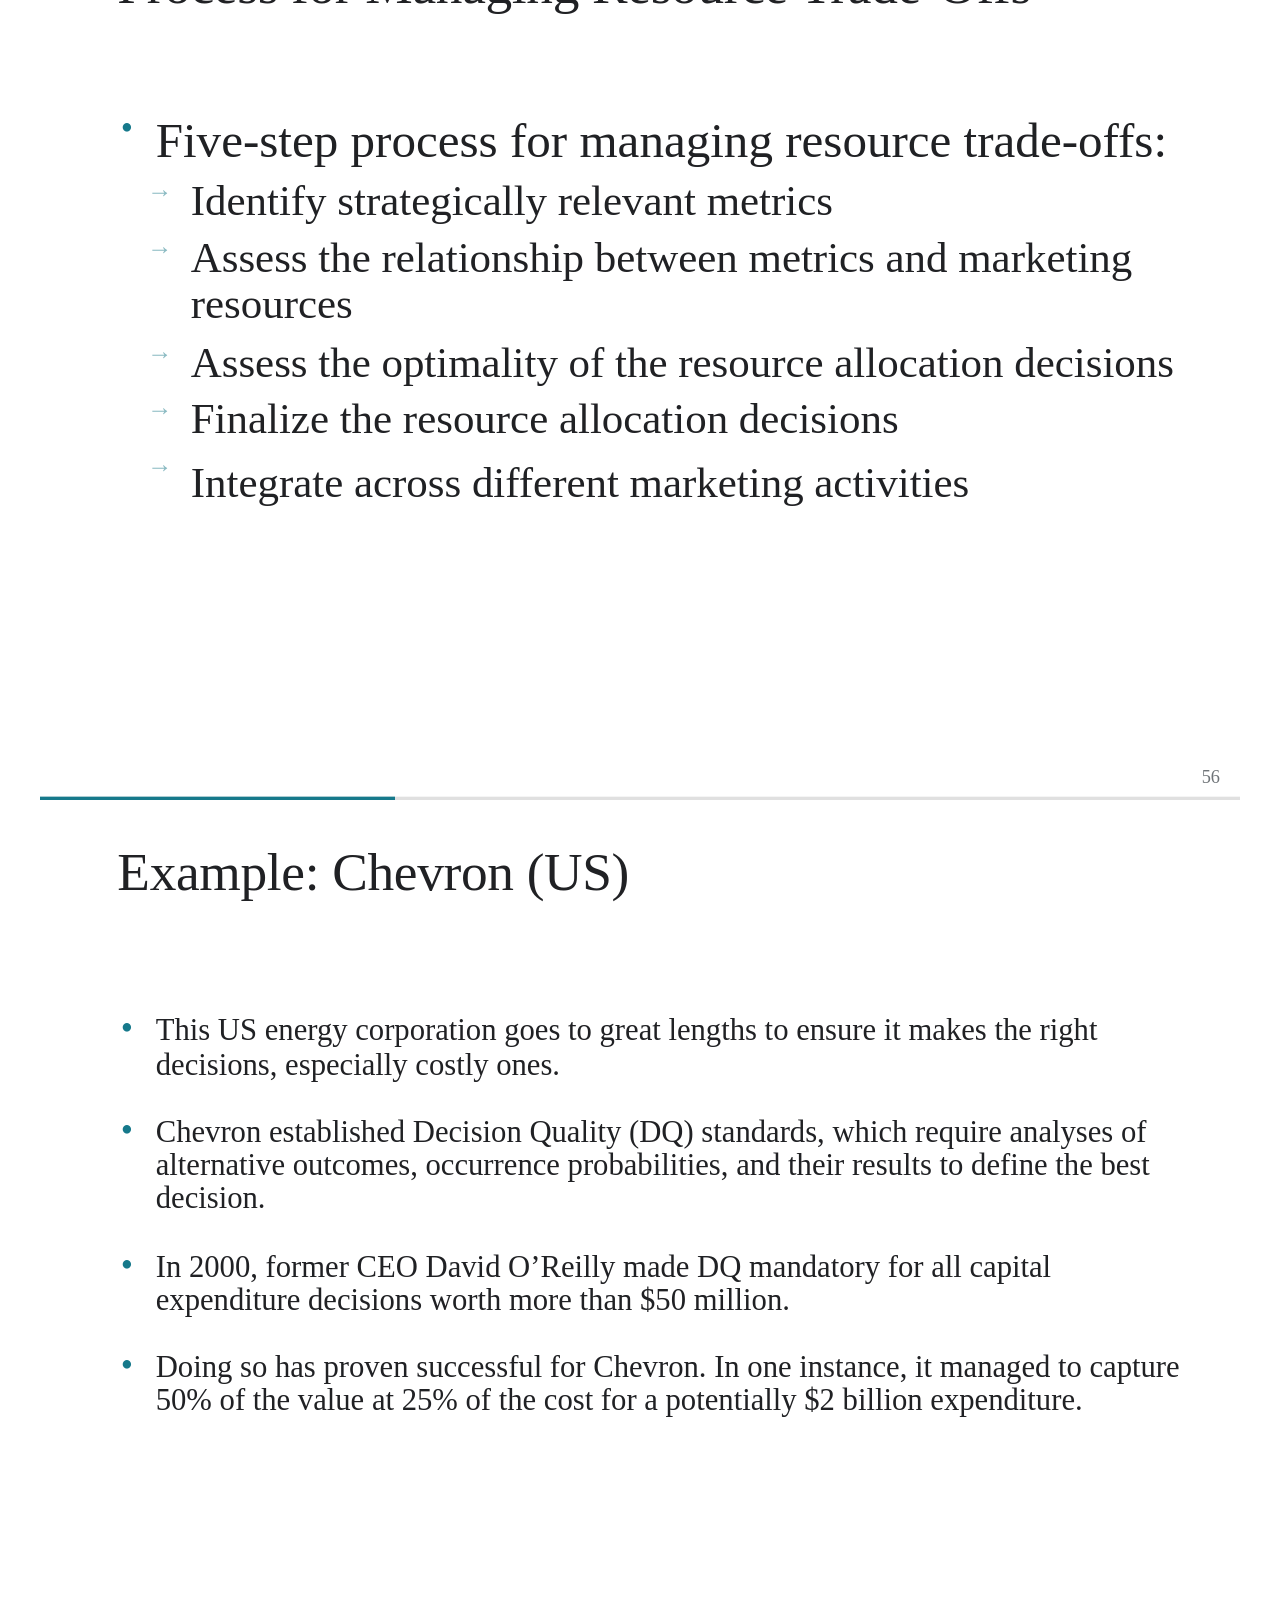
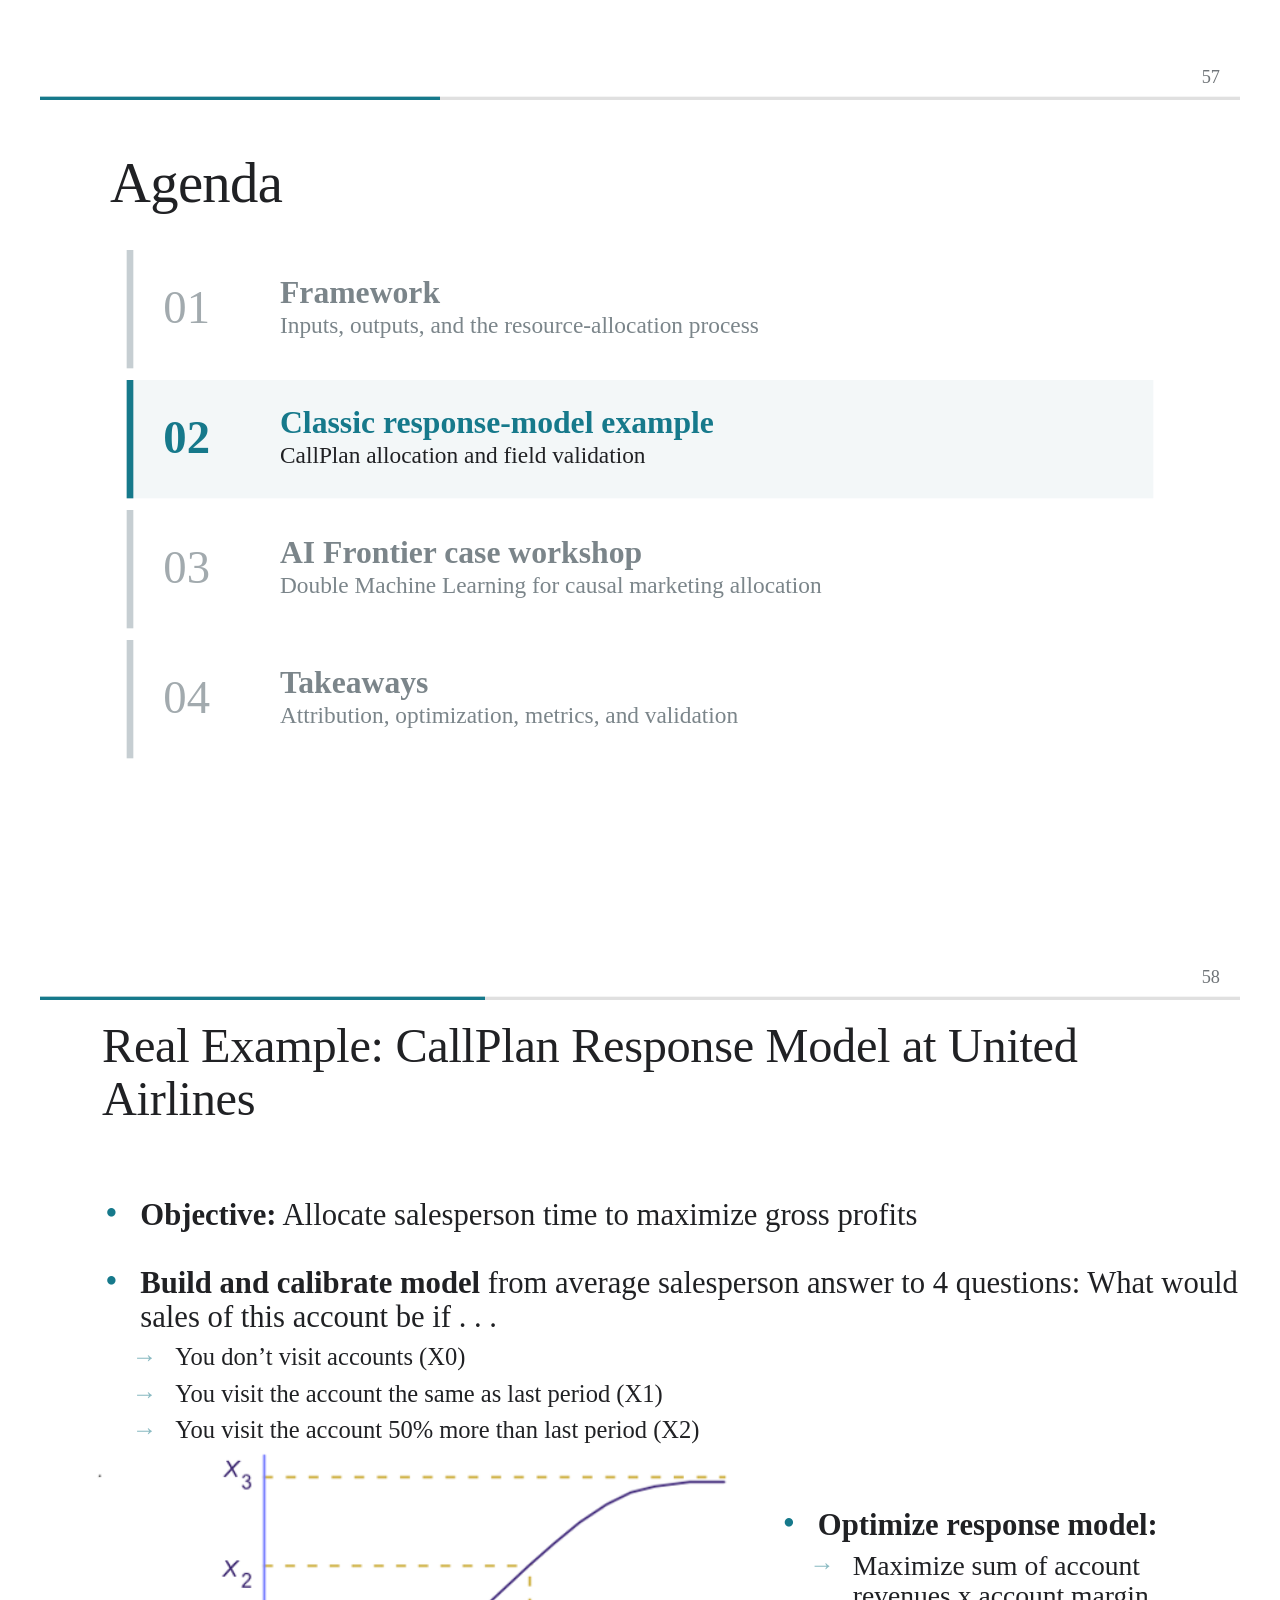
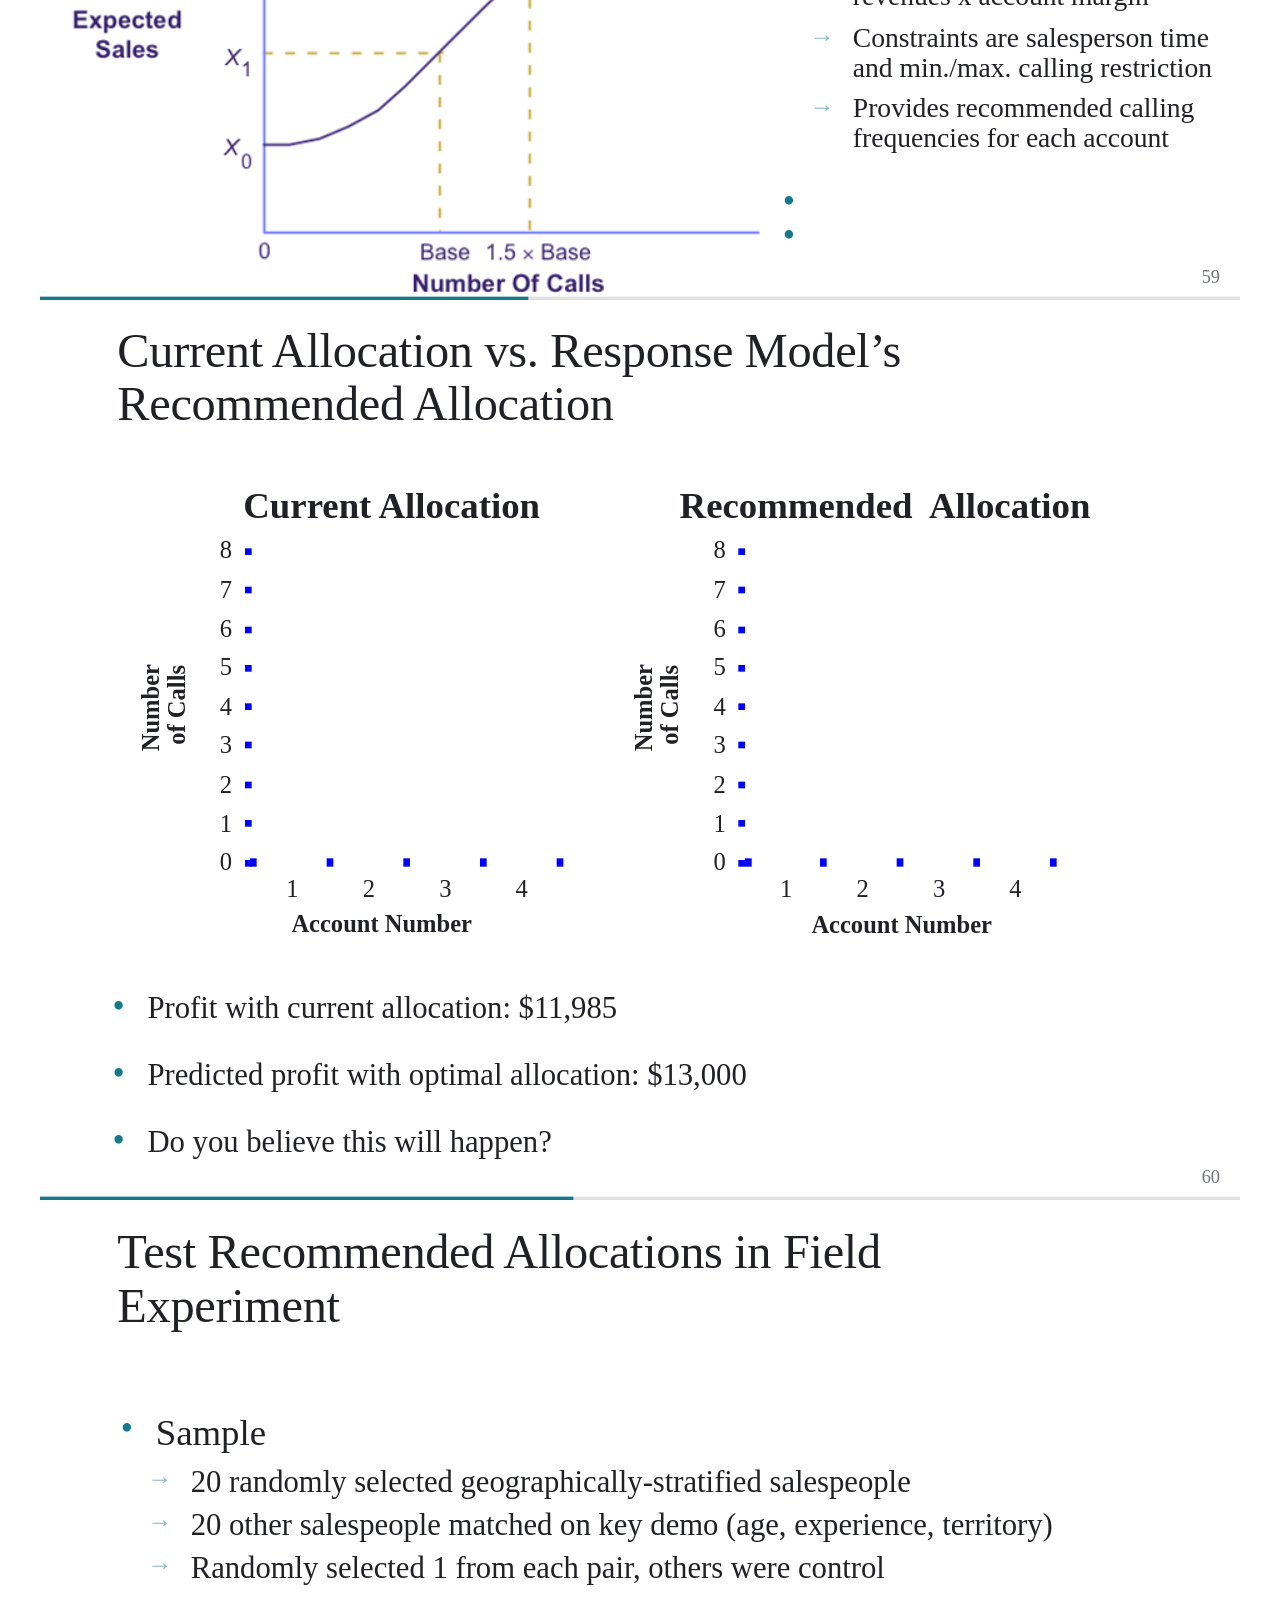
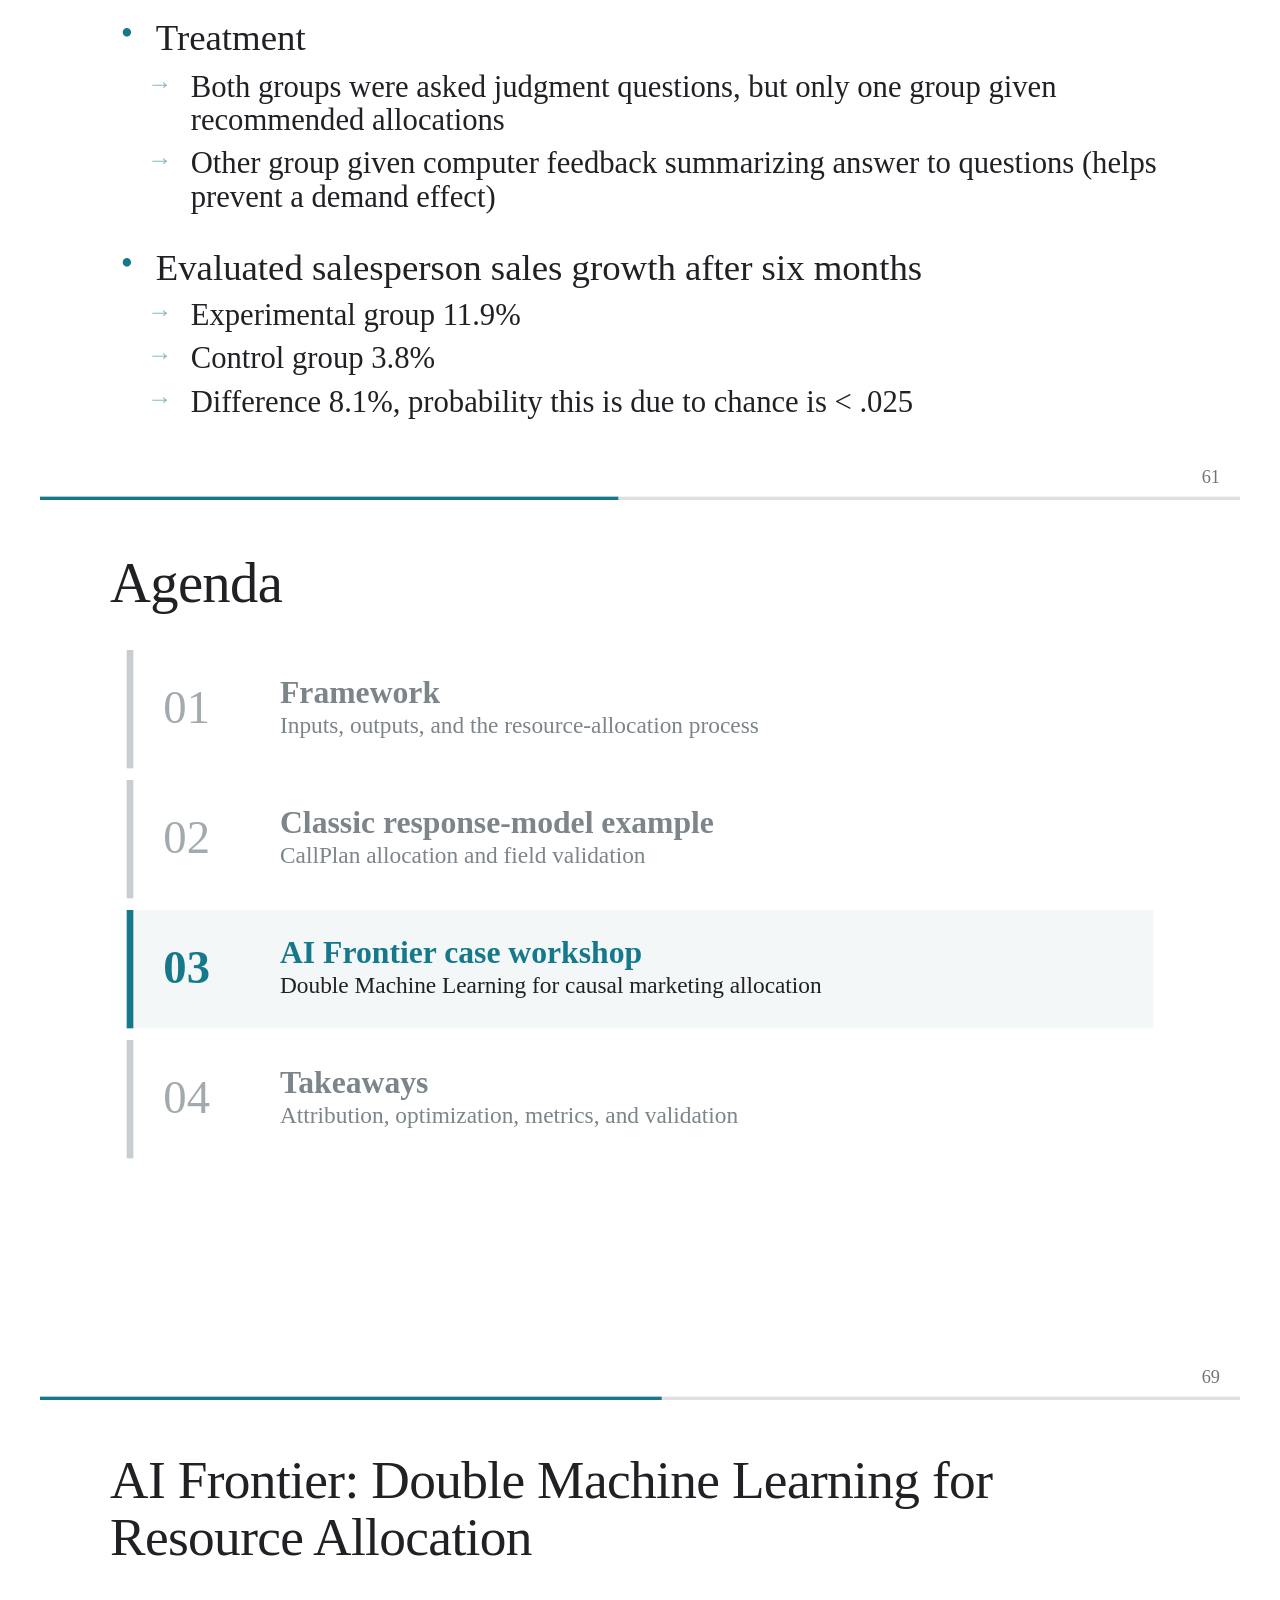
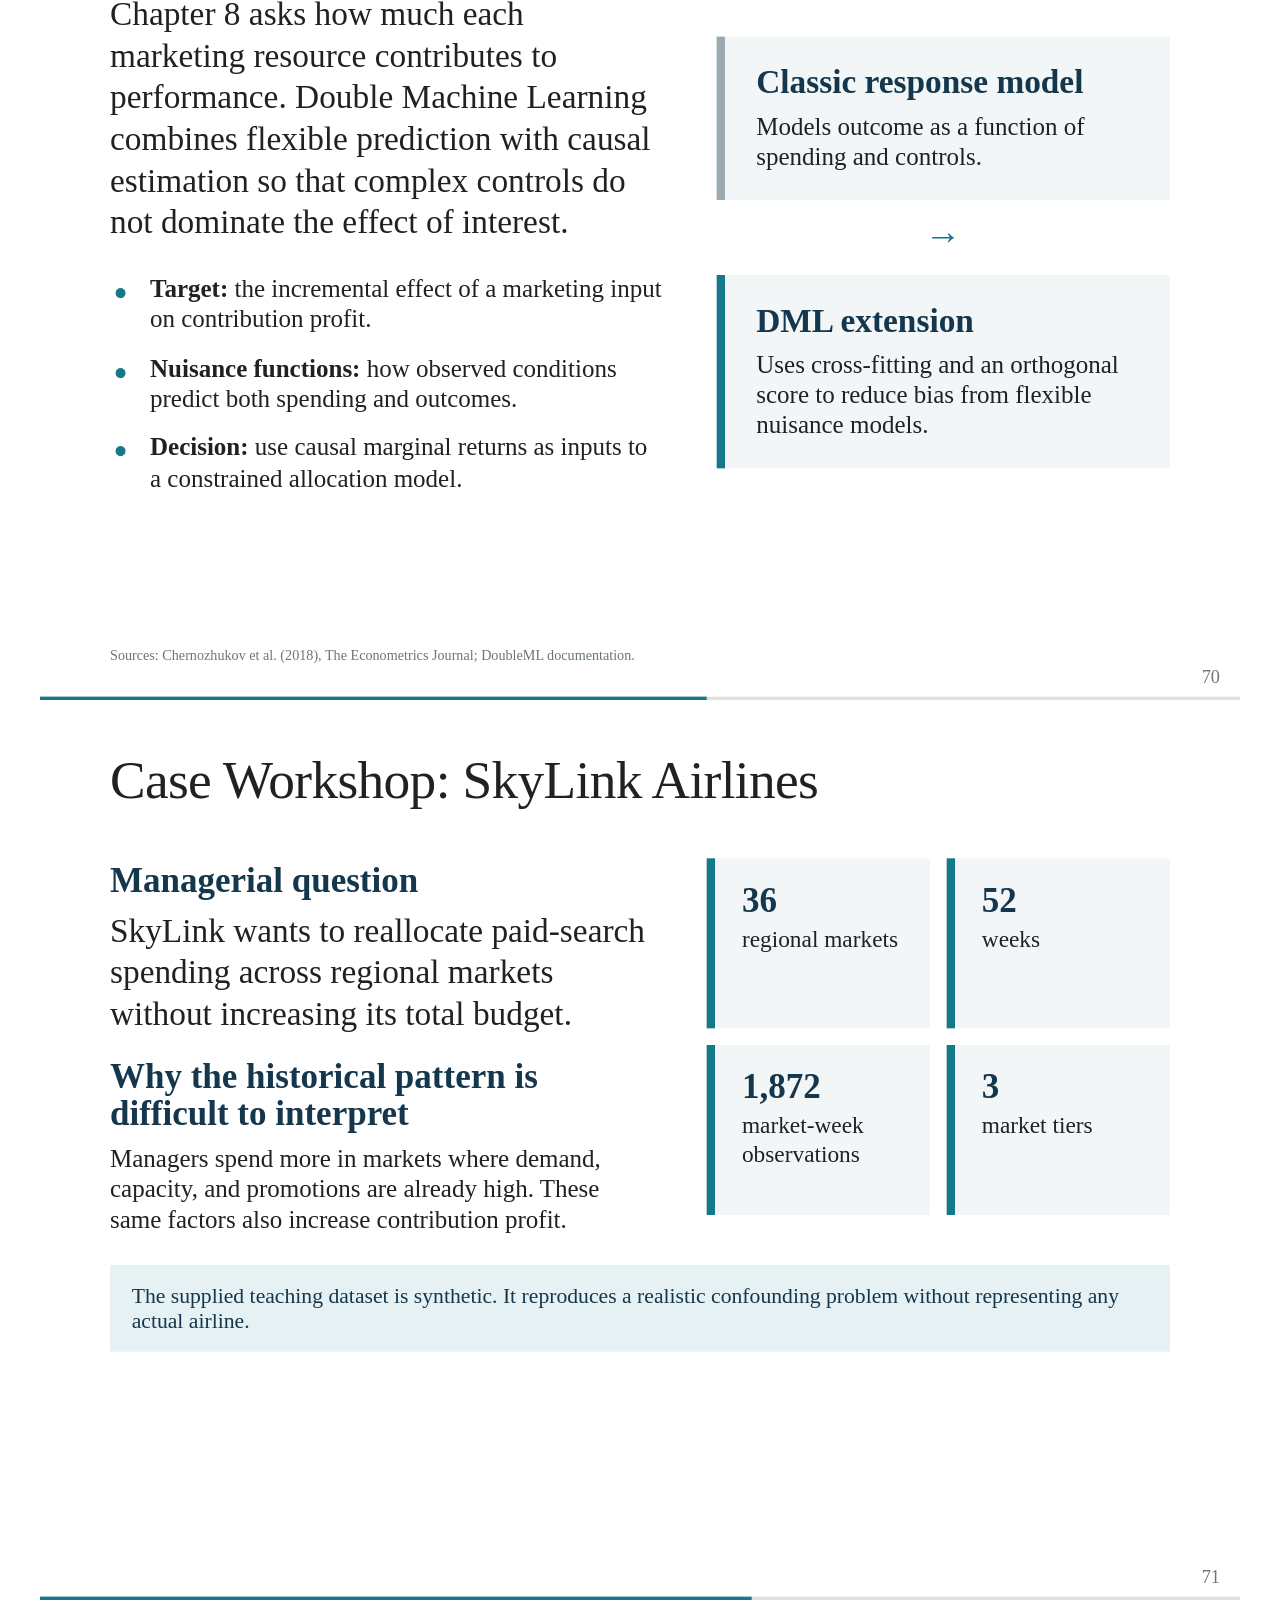
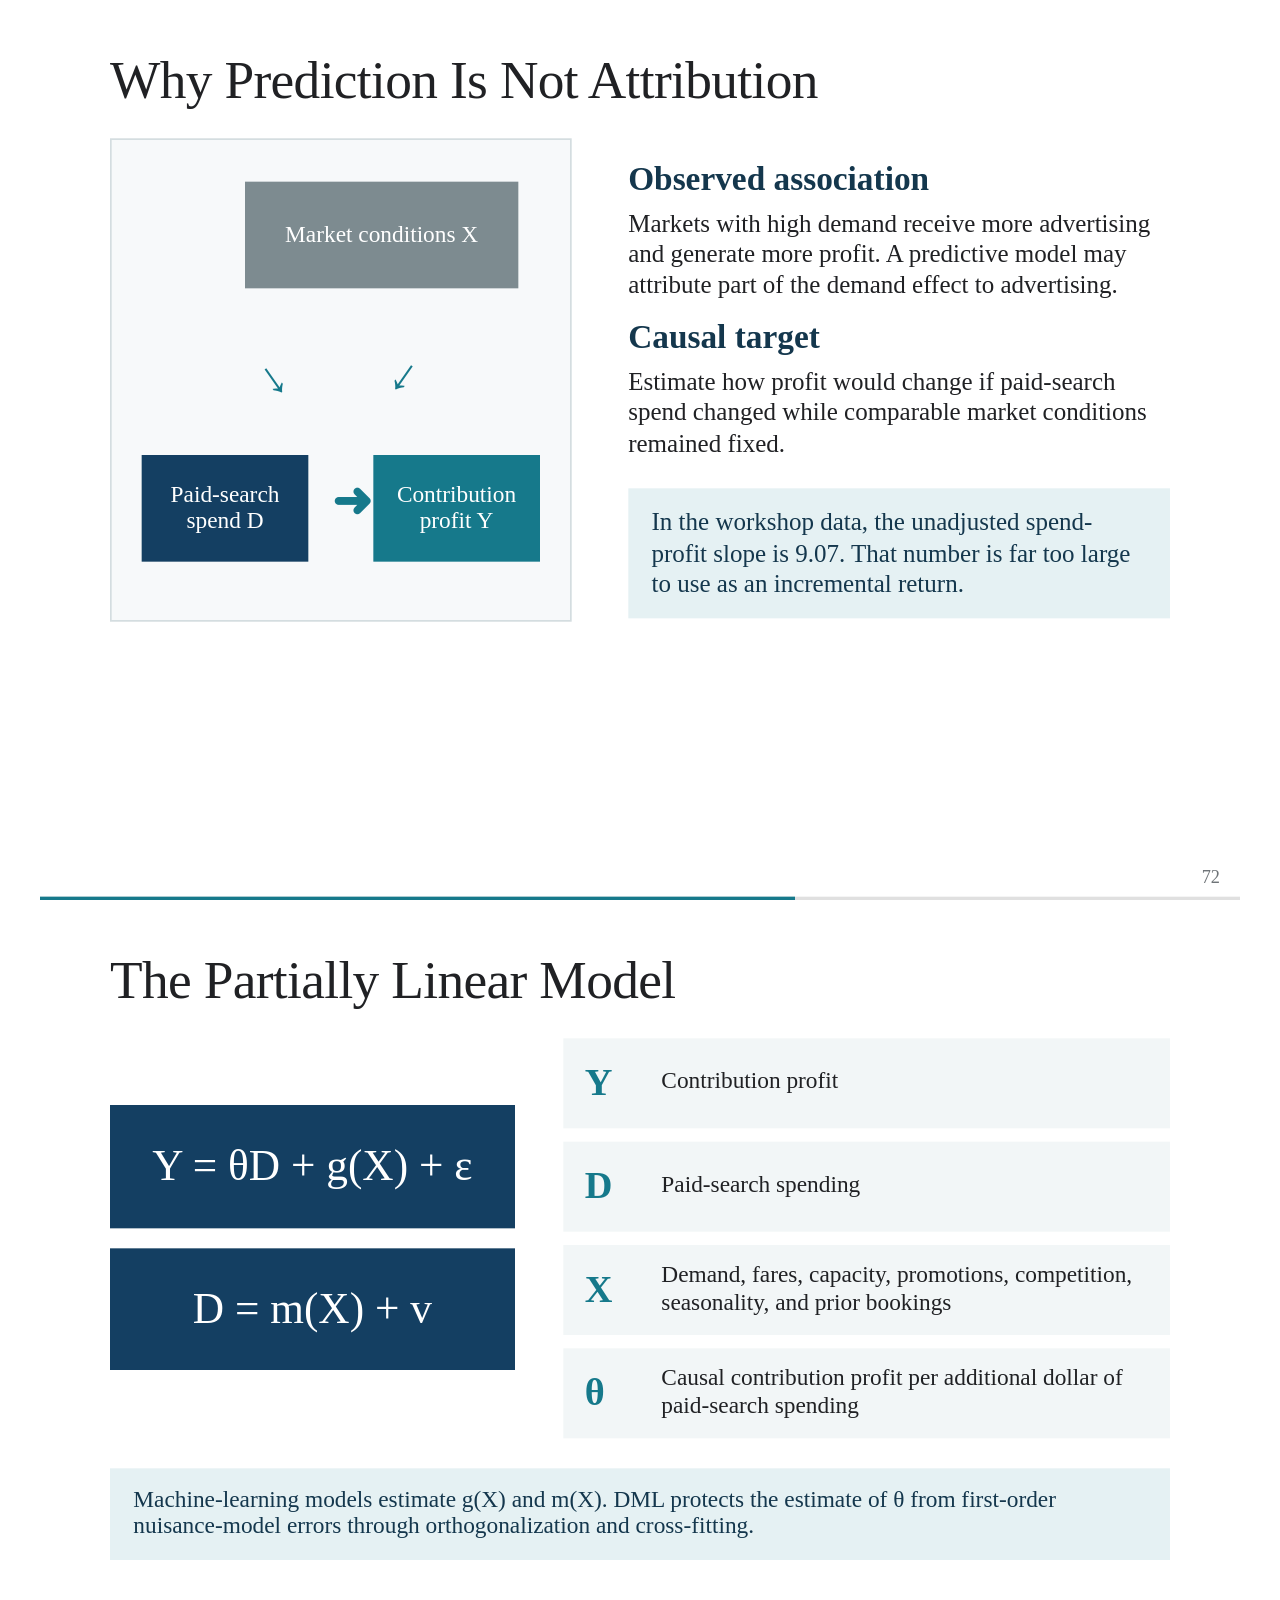
<file: materials/slides/week-09-resource-allocation-dml.html>
<!doctype html>
<html lang="en">
  <head>
    <meta charset="utf-8" />
    <meta name="viewport" content="width=device-width, initial-scale=1" />
    <title>Week 9 · Framework and Double Machine Learning Case Workshop</title>
    <link rel="icon" href="../../assets/favicon.svg" type="image/svg+xml" />
    <link rel="stylesheet" href="../../assets/css/chapter-08-deck.css" />
    <script src="../../assets/js/chapter-08-content.js" defer></script>
    <script src="../../assets/js/chapter-08-revisions.js" defer></script>
    <script src="../../assets/js/chapter-08-deck.js" defer></script>
  </head>
  <body>
    <main id="deck" data-slides="49-61,69-78,62-65" aria-label="Week 9 chapter slides"></main>
  </body>
</html>
</file>
<file: assets/css/styles.css>
:root {
  --ink: #191919;
  --muted: #616161;
  --link: #175f94;
  --line: #dedede;
  --soft: #f7f8fa;
  --accent: #183b56;
  --content-width: 900px;
}

*, *::before, *::after { box-sizing: border-box; }

html { scroll-behavior: smooth; }

body {
  position: relative;
  margin: 0;
  color: var(--ink);
  background: #fff;
  font-family: -apple-system, BlinkMacSystemFont, "Segoe UI", Arial, sans-serif;
  font-size: 16px;
  line-height: 1.65;
}

body::before {
  content: "";
  position: fixed;
  z-index: 0;
  inset: 0;
  background: url("../smu-lion.svg") 7% 6% / clamp(210px, 26vw, 380px) auto no-repeat;
  opacity: 0.2;
  pointer-events: none;
}

a {
  color: var(--link);
  text-decoration-thickness: 1px;
  text-underline-offset: 3px;
}

a:hover { color: #0b3c5d; }

.page-shell {
  position: relative;
  z-index: 1;
  width: min(calc(100% - 40px), var(--content-width));
  margin: 0 auto;
  padding: 72px 0 46px;
}

.course-header {
  padding-top: 24px;
  border-top: 5px solid var(--accent);
}

.school-brand {
  margin-bottom: 30px;
}

.school-brand p {
  margin: 0;
  color: var(--muted);
  font-size: 0.92rem;
  white-space: nowrap;
}

.course-label {
  margin: 0 0 8px;
  color: var(--muted);
  font-size: 0.78rem;
  font-weight: 700;
  letter-spacing: 0.12em;
  text-transform: uppercase;
}

h1, h2, h3, p { margin-top: 0; }

h1 {
  margin-bottom: 16px;
  font-family: Georgia, "Times New Roman", serif;
  font-size: clamp(2.6rem, 7vw, 4.6rem);
  font-weight: 500;
  line-height: 1.06;
  letter-spacing: -0.025em;
}

.course-intro {
  max-width: 780px;
  margin-bottom: 18px;
  color: #333;
  font-size: 1.08rem;
}

.prepared-by {
  margin-bottom: 0;
  color: var(--muted);
}

.course-information,
.schedule {
  margin-top: 58px;
}

.course-information {
  padding: 22px 24px;
  background: var(--soft);
  border-left: 3px solid var(--accent);
}

.course-information h2,
.schedule > h2 {
  margin-bottom: 9px;
  font-size: 1.08rem;
}

.course-information p { margin-bottom: 0; }

.week {
  padding: 30px 0 32px;
  border-top: 1px solid var(--line);
}

.week:last-child { border-bottom: 1px solid var(--line); }

.week-heading {
  display: grid;
  grid-template-columns: 82px 1fr;
  gap: 18px;
  align-items: baseline;
  margin-bottom: 10px;
}

.week-number {
  color: var(--muted);
  font-size: 0.83rem;
  font-weight: 700;
  letter-spacing: 0.08em;
  text-transform: uppercase;
}

.week h3 {
  margin: 0;
  font-family: Georgia, "Times New Roman", serif;
  font-size: 1.5rem;
  font-weight: 500;
  line-height: 1.3;
}

.week-description,
.week-ai,
.resource-line {
  margin-left: 100px;
}

.week-description {
  margin-bottom: 8px;
  color: #333;
}

.week-ai {
  margin-bottom: 11px;
  color: var(--muted);
  font-size: 0.94rem;
}

.week-ai strong { color: var(--ink); }

.resource-line {
  display: flex;
  flex-wrap: wrap;
  gap: 6px 10px;
  margin-bottom: 0;
  font-size: 0.92rem;
}

.resource-group {
  display: inline-flex;
  flex-wrap: wrap;
  gap: 6px;
  align-items: baseline;
}

.resource-group:not(:last-child)::after {
  content: "|";
  margin-left: 4px;
  color: #b8b8b8;
}

.resource-label { font-weight: 650; }
.resource-empty { color: #a0a0a0; }
.resource-links { display: inline-flex; flex-wrap: wrap; gap: 5px; }
.resource-links a + a::before { content: "·"; margin-right: 5px; color: #8b8b8b; }

.recess {
  padding: 17px 0 18px 100px;
  color: var(--muted);
  background: linear-gradient(to right, transparent 0, transparent 100px, var(--soft) 100px);
  border-top: 1px solid var(--line);
  font-style: italic;
}

footer {
  margin-top: 52px;
  color: var(--muted);
  font-size: 0.84rem;
  text-align: center;
}

footer p { margin: 0; }

:focus-visible {
  outline: 3px solid rgba(23, 95, 148, 0.35);
  outline-offset: 3px;
}

@media (max-width: 650px) {
  .page-shell {
    width: min(calc(100% - 30px), var(--content-width));
    padding-top: 38px;
  }

  .school-brand { margin-bottom: 26px; }
  .school-brand p { white-space: normal; }

  body::before {
    background-position: 18px 32px;
    background-size: 220px auto;
    opacity: 0.045;
  }

  .week-heading { grid-template-columns: 1fr; gap: 4px; }
  .week-description, .week-ai, .resource-line { margin-left: 0; }
  .resource-line { display: grid; gap: 4px; }
  .resource-group:not(:last-child)::after { display: none; }
  .recess { padding-left: 0; background: var(--soft); text-align: center; }
}
</file>
<file: assets/css/week-01-deck.css>
:root {
  --navy: #173f63;
  --navy-dark: #102c42;
  --teal: #16798b;
  --teal-soft: #e7f2f3;
  --red: #c91f2c;
  --red-soft: #f9e8ea;
  --ink: #202124;
  --muted: #667078;
  --line: #d8dee2;
  --panel: #f3f5f6;
  --font: "Garamond", "EB Garamond", Georgia, serif;
}

* { box-sizing: border-box; }

html {
  scroll-behavior: smooth;
  scroll-snap-type: y mandatory;
  background: #fff;
}

body {
  margin: 0;
  color: var(--ink);
  background: #fff;
  font-family: var(--font);
}

.slide {
  display: grid;
  width: 100%;
  height: 100vh;
  height: 100svh;
  place-items: center;
  overflow: hidden;
  scroll-snap-align: start;
  background: #fff;
}

.week1-canvas {
  position: relative;
  flex: none;
  width: 960px;
  height: 540px;
  overflow: hidden;
  transform-origin: center;
  color: var(--ink);
  background: #fff;
}

.week1-layout {
  width: 100%;
  height: 100%;
  padding: 29px 52px 46px;
}

.slide-header {
  padding-bottom: 13px;
  border-bottom: 2px solid var(--red);
}

.slide-kicker {
  margin: 0 0 7px;
  color: var(--teal);
  font-size: 11px;
  font-weight: 700;
  letter-spacing: .09em;
  line-height: 1;
  text-transform: uppercase;
}

.slide-header h1 {
  max-width: 850px;
  margin: 0;
  color: var(--navy-dark);
  font-size: 31px;
  font-weight: 600;
  letter-spacing: -.012em;
  line-height: 1.04;
}

.slide-subtitle {
  margin: 7px 0 0;
  color: var(--muted);
  font-size: 15px;
  line-height: 1.15;
}

.week1-body {
  position: relative;
  height: 348px;
  padding-top: 18px;
  font-size: 17px;
  line-height: 1.2;
  outline: none;
}

[contenteditable="true"]:focus {
  outline: 1px dashed var(--teal);
  outline-offset: 2px;
}

.slide-footer {
  position: absolute;
  right: 52px;
  bottom: 16px;
  left: 52px;
  display: grid;
  grid-template-columns: 1fr 1.4fr 1fr;
  align-items: center;
  color: #7d858a;
  font-size: 8.5px;
  line-height: 1;
}

.slide-footer span:nth-child(2) { text-align: center; }
.slide-footer span:last-child { text-align: right; }

.slide-progress {
  position: absolute;
  right: 0;
  bottom: 0;
  left: 0;
  height: 3px;
  background: rgba(16, 44, 66, .12);
}

.slide-progress span {
  display: block;
  height: 100%;
  background: var(--teal);
}

.three-up, .four-up {
  display: grid;
  gap: 16px;
}

.three-up { grid-template-columns: repeat(3, 1fr); }
.four-up { grid-template-columns: repeat(4, 1fr); }

.bottom-note,
.discussion-line,
.warning-line,
.constraint-line {
  margin: 17px 0 0;
  font-size: 15px;
  font-weight: 600;
  text-align: center;
}

.accent { color: var(--teal); }
.warning-line { color: var(--red); }

/* Cover and section slides */
.cover-slide .week1-layout { padding: 58px 66px 54px; }
.cover-slide .slide-header { width: 690px; padding: 0; border: 0; }
.cover-slide .slide-kicker { color: var(--teal); font-size: 13px; }
.cover-slide .slide-header h1 { margin-top: 38px; font-size: 49px; line-height: 1.02; }
.cover-slide .slide-subtitle { margin-top: 26px; color: var(--navy); font-size: 15px; letter-spacing: .025em; }
.cover-slide .week1-body { height: 190px; padding-top: 28px; }
.cover-content { display: grid; grid-template-columns: 1fr 300px; gap: 45px; align-items: end; }
.cover-content img { width: 300px; height: 86px; object-fit: contain; }
.cover-meta p { margin: 0 0 11px; color: var(--ink); font-size: 15px; }
.cover-slide .footer-philosophy,
.closing-slide .footer-philosophy { visibility: hidden; }

.section-slide,
.closing-slide { color: #fff; background: var(--navy-dark); }
.section-slide .week1-layout,
.closing-slide .week1-layout { display: grid; align-content: center; padding: 65px 72px; }
.section-slide .slide-header,
.closing-slide .slide-header { width: 820px; padding-bottom: 24px; border-bottom: 3px solid var(--red); }
.section-slide .slide-kicker,
.closing-slide .slide-kicker { color: #9bc8cf; }
.section-slide .slide-header h1,
.closing-slide .slide-header h1 { color: #fff; font-size: 48px; }
.section-slide .slide-subtitle,
.closing-slide .slide-subtitle { margin-top: 19px; color: rgba(255,255,255,.72); font-size: 18px; }
.section-slide .week1-body { display: none; }
.section-slide .slide-footer { color: rgba(255,255,255,.6); }
.section-slide .footer-philosophy { display: none; }
.closing-slide .week1-body { height: auto; padding-top: 28px; color: #fff; }
.closing-next { font-size: 17px; }
.closing-slide .slide-footer { color: rgba(255,255,255,.6); }
.section-slide .slide-progress,
.closing-slide .slide-progress { background: rgba(255,255,255,.18); }
.section-slide .slide-progress span,
.closing-slide .slide-progress span { background: var(--red); }

/* Slide 2 */
.session-plan { display: grid; gap: 8px; }
.session-plan section { display: grid; grid-template-columns: 90px 1fr; align-items: center; min-height: 62px; padding: 9px 18px; background: var(--panel); }
.session-plan time { color: var(--teal); font-size: 17px; font-weight: 700; }
.session-plan h2 { margin: 0 0 2px; color: var(--navy-dark); font-size: 17px; }
.session-plan p { margin: 0; color: var(--muted); font-size: 14px; }

/* Ferrari case */
.decision-pair { display: grid; grid-template-columns: 1fr 1fr; gap: 34px; width: 690px; margin: 26px auto 0; }
.decision-pair section { display: grid; min-height: 190px; align-content: center; padding: 25px; text-align: center; }
.decision-pair .yes { background: var(--teal-soft); }
.decision-pair .no { background: var(--red-soft); }
.decision-pair h2 { margin: 0 0 20px; color: var(--teal); font-size: 37px; }
.decision-pair .no h2 { color: var(--red); }
.decision-pair p { margin: 0; font-size: 17px; }

.numbered-grid section,
.option-grid section,
.meaning-grid section,
.philosophy-grid section,
.principle-grid section { min-height: 228px; padding: 21px 17px; background: var(--panel); border-top: 5px solid var(--navy); }
.numbered-grid section:nth-child(2),
.option-grid section:nth-child(2),
.meaning-grid section:nth-child(2) { background: #edf6f6; border-color: var(--teal); }
.numbered-grid section:nth-child(3),
.option-grid section:nth-child(3),
.meaning-grid section:nth-child(3) { background: #f8eeee; border-color: var(--red); }
.numbered-grid b,
.option-grid b,
.meaning-grid b,
.philosophy-grid b,
.principle-grid b { color: var(--teal); font-size: 20px; }
.numbered-grid h2,
.option-grid h2,
.meaning-grid h2,
.philosophy-grid h2,
.principle-grid h2 { margin: 20px 0 13px; color: var(--navy-dark); font-size: 18px; line-height: 1.05; }
.numbered-grid p,
.option-grid p,
.meaning-grid p,
.philosophy-grid p,
.principle-grid p { margin: 0; font-size: 15px; line-height: 1.25; }
.numbered-grid em,
.philosophy-grid em { display: block; margin-top: 31px; color: var(--muted); font-size: 13px; }

.metric-grid { margin-top: 28px; }
.metric-grid section { min-height: 158px; padding: 22px; background: var(--panel); }
.metric-grid strong { color: var(--navy); font-size: 42px; line-height: 1; }
.metric-grid section:nth-child(2) strong { color: var(--red); }
.metric-grid section:nth-child(3) strong { color: var(--teal); }
.metric-grid h2 { margin: 7px 0 13px; font-size: 18px; }
.metric-grid p { margin: 0; color: var(--muted); font-size: 14px; }

.archetype-grid { display: grid; grid-template-columns: 1fr 1fr; gap: 28px; margin: 26px auto 0; }
.archetype-grid section { min-height: 204px; padding: 26px 27px; background: var(--panel); border-left: 5px solid var(--navy); }
.archetype-grid section:last-child { background: var(--red-soft); border-color: var(--red); }
.archetype-grid h2 { margin: 0 0 25px; color: var(--navy-dark); font-size: 23px; }
.archetype-grid p { margin: 0; font-size: 18px; line-height: 1.45; }

.portfolio-slide .week1-body { padding-top: 11px; }
.portfolio-figure { width: 100%; height: 241px; margin: 0; }
.portfolio-figure img { display: block; width: 100%; height: 100%; object-fit: contain; }
.business-question { margin: 11px 0 0; padding: 10px 14px; color: var(--navy-dark); background: var(--panel); font-size: 14px; text-align: center; }
.business-question strong { margin-right: 18px; color: var(--red); }

.option-grid section { min-height: 210px; padding: 17px 14px; }
.option-grid h2 { margin-top: 15px; font-size: 16px; }
.option-grid p { font-size: 14px; }
.constraint-line { margin-top: 14px; }

.role-list { display: grid; gap: 8px; }
.role-list section { display: grid; grid-template-columns: 175px 1fr; align-items: center; min-height: 52px; padding: 11px 18px; background: var(--panel); }
.role-list strong { color: var(--red); font-size: 14px; }
.role-list span { font-size: 16px; }
.recommendation-strip,
.output-strip,
.pending-strip { margin: 17px 40px 0; padding: 12px 18px; color: #fff; background: var(--navy-dark); font-size: 16px; text-align: center; }

.debate-grid { display: grid; grid-template-columns: 1fr 1fr; gap: 26px; margin-top: 31px; }
.debate-grid section { min-height: 205px; padding: 30px; background: var(--red-soft); border-top: 5px solid var(--red); }
.debate-grid section:last-child { background: var(--teal-soft); border-color: var(--teal); }
.debate-grid h2 { margin: 0 0 26px; color: var(--red); font-size: 21px; }
.debate-grid section:last-child h2 { color: var(--teal); }
.debate-grid p { margin: 0; font-size: 19px; line-height: 1.35; }

/* Evidence */
.index-chart { display: grid; grid-template-columns: 1fr 170px; gap: 20px; align-items: center; height: 257px; }
.index-chart svg { width: 100%; height: 230px; overflow: visible; }
.chart-grid line { stroke: #dfe4e7; stroke-width: 1; }
.revenue-line, .shipment-line { fill: none; stroke-width: 4; stroke-linecap: round; stroke-linejoin: round; }
.revenue-line { stroke: var(--red); }
.shipment-line { stroke: var(--teal); }
.chart-years text,
.chart-y text { fill: var(--muted); font: 14px var(--font); text-anchor: middle; }
.chart-endpoints { display: grid; gap: 17px; }
.chart-endpoints section { padding: 16px; background: var(--panel); text-align: center; }
.chart-endpoints strong { display: block; color: var(--red); font-size: 34px; }
.chart-endpoints section:last-child strong { color: var(--teal); }
.chart-endpoints span { display: block; margin-top: 5px; color: var(--muted); font-size: 12px; }
.chart-slide .discussion-line { margin-top: 4px; }

.bar-chart { display: grid; gap: 9px; width: 790px; margin: 2px auto 0; }
.bar-chart section { display: grid; grid-template-columns: 220px 1fr 46px; align-items: center; gap: 14px; }
.bar-chart section > span { font-size: 15px; }
.bar-chart i { position: relative; height: 18px; overflow: hidden; border-radius: 9px; background: #e6eaec; }
.bar-chart i::before { position: absolute; inset: 0 auto 0 0; width: var(--value); border-radius: inherit; background: var(--navy); content: ""; }
.bar-chart section:first-child i::before { background: var(--red); }
.bar-chart section:nth-child(5) i::before { background: var(--teal); }
.bar-chart strong { font-size: 15px; }
.bar-chart + .warning-line { margin-top: 13px; font-size: 13px; }

.evidence-list { display: grid; gap: 14px; padding-top: 8px; }
.evidence-list section { display: grid; grid-template-columns: 170px 1fr; align-items: center; min-height: 74px; padding: 14px 20px; background: var(--panel); border-left: 5px solid var(--navy); }
.evidence-list section:nth-child(2) { background: var(--red-soft); border-color: var(--red); }
.evidence-list section:nth-child(3) { background: var(--teal-soft); border-color: var(--teal); }
.evidence-list strong { color: var(--navy); font-size: 14px; }
.evidence-list section:nth-child(2) strong { color: var(--red); }
.evidence-list section:nth-child(3) strong { color: var(--teal); }
.evidence-list p { margin: 0; font-size: 17px; }

.principle-grid section { min-height: 241px; padding: 18px 15px; }
.principle-grid h2 { margin-top: 18px; font-size: 16px; }
.principle-grid p { color: var(--muted); font-size: 14px; }
.principle-grid section:first-child { background: var(--red-soft); border-color: var(--red); }
.principle-grid section:first-child b { color: var(--red); }

.philosophy-grid section { min-height: 218px; }
.philosophy-grid em { margin-top: 18px; }
.output-strip { margin-top: 13px; }
.output-strip strong { margin-right: 15px; color: #9bc8cf; }

.memo-box { width: 720px; margin: 36px auto 0; padding: 36px 45px; color: #fff; background: var(--navy-dark); text-align: center; }
.memo-box p { margin: 0 0 22px; font-size: 19px; }
.memo-box p:last-child { margin: 0; font-size: 16px; }

/* Syllabus */
.meaning-grid section { min-height: 218px; padding: 18px 15px; }
.meaning-grid h2 { margin-top: 28px; font-size: 17px; }
.meaning-grid p { font-size: 14px; }

.capability-list { display: grid; gap: 10px; padding-top: 8px; }
.capability-list section { display: grid; grid-template-columns: 150px 1fr; align-items: center; min-height: 57px; padding: 11px 20px; background: var(--panel); border-left: 5px solid var(--navy); }
.capability-list strong { color: var(--teal); font-size: 15px; }
.capability-list p { margin: 0; font-size: 16px; }

.schedule-list { display: grid; gap: 5px; }
.schedule-list section { display: grid; grid-template-columns: 56px 220px 1fr; align-items: center; min-height: 44px; padding: 7px 14px; background: var(--panel); }
.schedule-list section:nth-child(2) { background: var(--red-soft); }
.schedule-list b { color: var(--teal); font-size: 14px; }
.schedule-list strong { color: var(--navy-dark); font-size: 14px; }
.schedule-list span { color: var(--muted); font-size: 13px; }

.class-flow { margin-top: 28px; }
.class-flow section { min-height: 209px; padding: 25px; background: var(--red-soft); border-top: 5px solid var(--red); }
.class-flow section:nth-child(2) { background: var(--teal-soft); border-color: var(--teal); }
.class-flow section:nth-child(3) { background: var(--panel); border-color: var(--navy); }
.class-flow h2 { margin: 0 0 24px; color: var(--red); font-size: 19px; }
.class-flow section:nth-child(2) h2 { color: var(--teal); }
.class-flow section:nth-child(3) h2 { color: var(--navy); }
.class-flow p { margin: 0; font-size: 17px; line-height: 1.35; }

.assessment-list,
.admin-list,
.recommendation-list { display: grid; gap: 8px; }
.assessment-list section,
.admin-list section,
.recommendation-list section { display: grid; grid-template-columns: 190px 1fr; align-items: center; min-height: 54px; padding: 10px 18px; background: var(--panel); }
.assessment-list strong,
.admin-list strong,
.recommendation-list strong { color: var(--navy); font-size: 14px; }
.assessment-list span,
.admin-list span { font-size: 15px; }
.pending-strip { width: 360px; margin: 13px auto 0; padding: 9px; color: var(--red); background: var(--red-soft); font-size: 12px; font-weight: 700; }

.contract-list { display: grid; gap: 10px; padding-top: 8px; }
.contract-list section { display: grid; grid-template-columns: 55px 250px 1fr; align-items: center; min-height: 57px; padding: 11px 20px; background: var(--panel); }
.contract-list section:first-child { background: var(--teal-soft); }
.contract-list b { color: var(--red); font-size: 18px; }
.contract-list section:first-child b { color: var(--teal); }
.contract-list strong { color: var(--navy-dark); font-size: 16px; }
.contract-list span { color: var(--muted); font-size: 14px; }

.tool-grid { display: grid; grid-template-columns: 1fr 1fr; gap: 27px; margin-top: 28px; }
.tool-grid section { min-height: 210px; padding: 28px; background: var(--teal-soft); border-top: 5px solid var(--teal); }
.tool-grid section:last-child { background: var(--red-soft); border-color: var(--red); }
.tool-grid h2 { margin: 0 0 34px; color: var(--teal); font-size: 25px; }
.tool-grid section:last-child h2 { color: var(--red); }
.tool-grid p { margin: 0; font-size: 18px; line-height: 1.35; }

.admin-list { gap: 6px; }
.admin-list section { min-height: 43px; }
.admin-list + .warning-line { margin-top: 10px; font-size: 12px; }

/* SPSS */
.lab-question { display: grid; width: 700px; min-height: 225px; margin: 34px auto 0; place-content: center; padding: 35px; color: #fff; background: var(--navy-dark); text-align: center; }
.lab-question p { margin: 0 0 30px; font-size: 21px; }
.lab-question strong { font-size: 19px; font-weight: 400; }

.spss-import-layout { display: grid; grid-template-columns: 295px 1fr; gap: 28px; align-items: center; height: 329px; }
.spss-import-layout ol { display: grid; gap: 13px; margin: 0; padding: 0; list-style: none; }
.spss-import-layout li { display: grid; grid-template-columns: 35px 1fr; align-items: center; min-height: 45px; font-size: 15px; }
.spss-import-layout li span { color: var(--teal); font-size: 18px; font-weight: 700; }
.spss-import-layout figure { margin: 0; }
.spss-import-layout img { display: block; width: 100%; max-height: 278px; object-fit: contain; }
.spss-import-layout figcaption { margin-top: 7px; color: var(--muted); font-size: 10px; text-align: center; }

.score-bars { display: grid; gap: 24px; width: 760px; margin: 31px auto 0; }
.score-bars section { display: grid; grid-template-columns: 190px 1fr 70px; align-items: center; gap: 16px; }
.score-bars span { font-size: 16px; }
.score-bars i { height: 20px; overflow: hidden; border-radius: 10px; background: #e7ebed; }
.score-bars b { display: block; width: var(--score); height: 100%; border-radius: inherit; background: var(--teal); }
.score-bars strong { font-size: 15px; }
.score-bars .lowest b { background: var(--red); }
.score-bars .lowest strong { color: var(--red); }
.score-bars + .discussion-line { margin-top: 39px; }

.recommendation-list { padding-top: 8px; }
.recommendation-list section { grid-template-columns: 175px 1fr; border-left: 5px solid var(--navy); }
.recommendation-list section:nth-child(2) { border-color: var(--red); }
.recommendation-list section:nth-child(3) { border-color: var(--teal); }
.recommendation-list section:nth-child(4) { background: var(--teal-soft); border-color: var(--teal); }
.recommendation-list p { margin: 0; font-size: 16px; }

@media (prefers-reduced-motion: reduce) {
  html { scroll-behavior: auto; }
}

@media print {
  @page { size: 10in 5.625in; margin: 0; }
  html { scroll-snap-type: none; }
  body { width: 960px; }
  .slide {
    display: block;
    width: 960px;
    height: 540px;
    break-after: page;
    page-break-after: always;
  }
  .week1-canvas {
    transform: none !important;
    break-inside: avoid;
    page-break-inside: avoid;
    print-color-adjust: exact;
    -webkit-print-color-adjust: exact;
  }
  .slide:last-child { break-after: auto; page-break-after: auto; }
}
</file>
<file: assets/css/chapter-02-deck.css>
:root {
  --ink: #202124;
  --muted: #6f7478;
  --teal: #16798b;
  --teal-soft: #8abac2;
  --red: #c91f2c;
  --red-soft: #f9e8ea;
  --font: "Garamond", "EB Garamond", Georgia, serif;
}

* { box-sizing: border-box; }

html {
  scroll-snap-type: y mandatory;
  scroll-behavior: smooth;
  background: #fff;
}

body {
  margin: 0;
  background: #fff;
  color: var(--ink);
  font-family: var(--font);
}

.slide {
  display: grid;
  height: 100vh;
  height: 100svh;
  place-items: center;
  overflow: hidden;
  scroll-snap-align: start;
  background: #fff;
}

.ppt-canvas {
  position: relative;
  flex: none;
  width: 720px;
  height: 540px;
  overflow: hidden;
  transform-origin: center;
  background: #fff;
  color: var(--ink);
}

.ppt-object { position: absolute; }

.ppt-text {
  display: flex;
  flex-direction: column;
  overflow: hidden;
  color: var(--ink);
  font-family: var(--font) !important;
  line-height: 1.1;
  outline: none;
}

.ppt-text *,
.ocr-text,
.ocr-text * {
  font-family: var(--font) !important;
}

.ppt-text span { color: inherit !important; }

.ppt-text:focus,
.ocr-text:focus {
  outline: 1px dashed var(--teal);
  outline-offset: 2px;
}

.slide-title {
  color: var(--ink);
  font-weight: 400;
  letter-spacing: -0.012em;
  box-shadow: inset 0 -2px 0 var(--red);
}

.slide-title span {
  font-size: var(--title-size, 32px) !important;
  font-weight: 400 !important;
}

.ppt-paragraph {
  position: relative;
  margin-left: 0;
  padding: 0;
  line-height: 1.1;
  white-space: pre-wrap;
}

.ppt-bullet::before {
  position: absolute;
  left: 2px;
  color: var(--teal);
}

.ppt-bullet-main::before {
  content: "•";
  top: -2px;
  font-size: 21px;
  color: var(--red);
}

.ppt-bullet-sub::before {
  content: "→";
  top: 0;
  left: 18px;
  font-size: 15px;
  color: var(--teal-soft);
}

.ppt-bullet-sub { padding-left: 44px !important; }

.ppt-image {
  display: block;
  object-fit: fill;
}

.dominant-image {
  filter: saturate(0.9) contrast(0.98);
}

.ocr-text {
  position: absolute;
  box-sizing: border-box;
  overflow: hidden;
  white-space: nowrap;
  line-height: 1.08;
  outline: none;
}

.ocr-text span {
  display: inline-block;
  transform-origin: left center;
}

.cover { background: #fff; }

.cover .cover-title {
  left: 72px !important;
  top: 128px !important;
  width: 580px !important;
  height: 126px !important;
  color: #111;
}

.cover .ppt-paragraph { text-align: left !important; }

.cover .cover-title span {
  font-size: 40px !important;
  font-weight: 600 !important;
}

.cover .cover-subtitle {
  left: 76px !important;
  top: 292px !important;
  width: 568px !important;
  height: 108px !important;
  color: var(--teal);
}

.cover .cover-subtitle span { font-size: 22px !important; }

.corner-mask {
  position: absolute;
  z-index: 40;
  top: 0;
  right: 0;
  width: 112px;
  height: 96px;
  background: #fff;
}

.image-footer-mask {
  position: absolute;
  z-index: 40;
  right: 0;
  bottom: 0;
  left: 0;
  height: 25px;
  background: #fff;
}

.slide-progress {
  position: absolute;
  z-index: 70;
  right: 0;
  bottom: 0;
  left: 0;
  height: 2px;
  background: rgba(0, 0, 0, 0.12);
}

.slide-progress span {
  display: block;
  height: 100%;
  background: var(--teal);
}

.slide-number {
  position: absolute;
  z-index: 80;
  right: 12px;
  bottom: 8px;
  min-width: 20px;
  color: var(--muted);
  font-family: var(--font);
  font-size: 11px;
  line-height: 1;
  text-align: right;
}

.course-week-footer {
  position: absolute;
  z-index: 80;
  bottom: 8px;
  left: 12px;
  color: var(--muted);
  font-family: var(--font);
  font-size: 9px;
  line-height: 1;
}

/* Editable HTML slides used for the revised cases and analytical workshops. */
.custom-slide {
  position: absolute;
  inset: 0;
  z-index: 10;
  background: #fff;
  font-family: var(--font);
}

.custom-layout {
  position: relative;
  width: 100%;
  height: 100%;
  overflow: hidden;
  padding: 32px 42px 34px;
}

.custom-title {
  max-width: 650px;
  margin: 0 0 22px;
  color: var(--ink);
  font-size: 34px;
  font-weight: 400;
  line-height: 1.05;
  letter-spacing: -0.012em;
  outline: none;
  box-shadow: inset 0 -2px 0 var(--red);
}

.compact-title-slide .custom-title { max-width: none; font-size: 31px; white-space: nowrap; }

.custom-body {
  position: relative;
  height: 420px;
  font-size: 18px;
  line-height: 1.2;
}

.custom-body h2 {
  margin: 0 0 7px;
  color: var(--ink);
  font-size: 22px;
  line-height: 1.05;
}

.custom-body p { margin: 0; }
.lead { font-size: 20px; line-height: 1.25; }

.slide-list {
  margin: 0;
  padding: 0;
  list-style: none;
}

.slide-list li {
  position: relative;
  margin: 0 0 10px;
  padding-left: 24px;
}

.slide-list li::before {
  content: "•";
  position: absolute;
  left: 2px;
  top: -3px;
  color: var(--teal);
  font-size: 25px;
}

.slide-list ul { margin-top: 8px; padding-left: 24px; list-style: none; }
.slide-list ul li { padding-left: 38px; }
.slide-list ul li::before { content: "→"; left: 14px; top: 1px; font-size: 16px; }

.slide-source {
  position: absolute;
  right: 0;
  bottom: 0;
  left: 0;
  color: var(--muted);
  font-size: 10px;
  line-height: 1.15;
}

.discussion-question {
  margin-top: 16px !important;
  padding-left: 14px;
  border-left: 3px solid var(--teal);
  color: #263c46;
  font-size: 17px;
  line-height: 1.22;
}

.case-grid { display: grid; grid-template-columns: 1.08fr 0.92fr; gap: 26px; height: 355px; }
.case-copy { align-self: center; }
.case-images { display: grid; gap: 9px; min-height: 0; }
.case-images figure, .hero-photo { margin: 0; min-height: 0; }
.case-images img, .hero-photo img { display: block; width: 100%; height: 142px; object-fit: cover; }
.case-images figcaption, .hero-photo figcaption { margin-top: 3px; color: var(--muted); font-size: 11px; text-align: center; }
.retail-images { grid-template-rows: 1fr 1fr; }
.hearing-case { grid-template-columns: 1.12fr 0.88fr; }
.hearing-case .hero-photo img { height: 285px; object-position: center; }

.timeline { display: grid; gap: 16px; }
.timeline > div { display: grid; grid-template-columns: 62px 1fr; gap: 12px; align-items: start; }
.timeline strong { color: var(--teal); font-size: 24px; }
.timeline span { line-height: 1.24; }

.source-list { display: grid; gap: 24px; padding-top: 8px; }
.source-list-three { gap: 16px; }
.source-item { padding: 0 0 16px 18px; border-left: 3px solid var(--teal); }
.source-item .slide-list li { margin-bottom: 6px; }

.split-title-slide .custom-title { max-width: 620px; margin-bottom: 14px; font-size: 32px; line-height: .96; }
.split-title-slide .title-part { display: inline-block; margin-top: 5px; color: var(--teal); font-size: 25px; }

.assumption-source-slide .custom-title { max-width: 630px; margin-bottom: 13px; font-size: 31px; }
.assumption-source-layout { display: grid; grid-template-rows: 1fr auto; gap: 10px; height: 383px; }
.assumption-source-list { font-size: 15.5px; line-height: 1.14; }
.assumption-source-list > li { margin-bottom: 8px; }
.assumption-source-list ul { margin-top: 4px; padding-left: 8px; }
.assumption-source-list ul li { margin-bottom: 4px; padding-left: 30px; font-size: 14.5px; }
.assumption-source-list ul li::before { left: 5px; }
.marketing-principle { display: flex; min-height: 76px; align-items: center; justify-content: center; padding: 12px 22px; border-radius: 12px; color: #fff; background: #163f63; text-align: center; font-size: 19px; line-height: 1.16; }

.source-image-slide .custom-title { margin-bottom: 10px; font-size: 32px; }
.source-image-slide .custom-body { display: grid; height: 430px; place-items: center; }
.source-figure { display: block; max-width: 100%; max-height: 100%; object-fit: contain; }
.source-evolution-figure { width: 100%; }
.source-matrix-slide .custom-title { margin-bottom: 4px; font-size: 31px; }
.source-matrix-slide .custom-body { height: 444px; }
.source-ge-figure { width: 100%; max-height: 408px; }
.source-perceptual-figure { width: 100%; max-height: 418px; }

.assumption-layout { display: grid; grid-template-columns: 1.1fr 0.9fr; gap: 34px; align-items: center; height: 335px; }
.blue-statement, .dark-output, .segment-output {
  display: flex;
  align-items: center;
  justify-content: center;
  padding: 24px;
  color: #fff;
  background: #163f63;
  text-align: center;
  line-height: 1.22;
}

.stp-layout { display: grid; grid-template-columns: 0.94fr 1.06fr; gap: 42px; align-items: center; height: 350px; }
.stp-flow { display: grid; justify-items: center; }
.stp-node { width: 270px; padding: 13px 16px; border: 1.5px solid var(--teal); text-align: center; }
.stp-node strong, .stp-node span { display: block; }
.stp-node strong { font-size: 21px; }
.stp-node span { margin-top: 3px; color: var(--muted); font-size: 15px; }
.stp-arrow { height: 25px; color: var(--teal); font-size: 24px; line-height: 25px; }
.position-link { display: grid; grid-template-columns: 54px 1fr; align-items: center; transform: translateY(105px); }
.horizontal-arrow, .io-arrow, .method-arrow, .embedding-arrow, .gap-arrow { color: var(--teal); font-size: 40px; text-align: center; }
.position-link .dark-output { min-height: 170px; font-size: 21px; }

.stp-source-slide .custom-title { margin-bottom: 13px; font-size: 32px; }
.stp-source-layout { display: grid; grid-template-rows: 1fr 184px; gap: 4px; height: 388px; }
.stp-source-copy { font-size: 15.8px; line-height: 1.15; }
.stp-source-copy li { margin-bottom: 7px; }
.stp-source-copy strong { color: #194c75; }
.stp-modern-graphic { display: grid; grid-template-columns: 1fr 28px 1fr 28px 1fr; gap: 7px; align-items: stretch; }
.stp-modern-graphic section { display: grid; place-content: center; padding: 10px; border: 1.5px solid var(--teal); background: #f3f7f8; text-align: center; }
.stp-modern-graphic section:last-of-type { color: #fff; background: #163f63; border-color: #163f63; }
.stp-modern-graphic strong, .stp-modern-graphic span { display: block; }
.stp-modern-graphic strong { margin-bottom: 4px; font-size: 18px; }
.stp-modern-graphic span { font-size: 13px; line-height: 1.15; }
.stp-modern-graphic b { align-self: center; color: var(--teal); font-size: 24px; text-align: center; }
.stp-visual-process { display: block; height: 184px; overflow: hidden; }
.stp-visual-process img { display: block; width: 111%; height: 184px; margin-left: -5.5%; object-fit: contain; }

.segmenting-layout { display: grid; grid-template-columns: 1.15fr 0.85fr; gap: 38px; align-items: end; height: 348px; }
.numbered-steps { margin: 18px 0 0; padding-left: 30px; }
.numbered-steps li { margin-bottom: 8px; padding-left: 5px; }
.segment-output { min-height: 220px; flex-direction: column; gap: 9px; }
.segment-output strong { margin-bottom: 6px; font-size: 25px; }

.segmenting-source-layout { height: 370px; padding-top: 8px; }
.segmenting-source-list { font-size: 18px; line-height: 1.18; }
.segmenting-source-list > li { margin-bottom: 18px; }
.segmenting-source-list ul { margin-top: 9px; }
.segmenting-source-list ul li { margin-bottom: 8px; font-size: 17px; }
.segmenting-source-list strong { color: #194c75; }

.method-transition { margin: -3px 0 14px !important; padding-left: 13px; border-left: 3px solid var(--teal); color: #334a57; font-size: 16px; line-height: 1.2; }
.method-transition-slide .method-pipeline { height: 286px; }
.method-pipeline { display: grid; grid-template-columns: 1fr 34px 1fr 34px 1fr; gap: 9px; align-items: center; height: 330px; }
.method-pipeline section { min-height: 240px; padding: 22px 18px; border-top: 4px solid var(--teal); background: #f3f7f8; }
.method-pipeline h2 { margin-top: 12px; }
.method-pipeline p { font-size: 16px; line-height: 1.27; }
.method-number { display: inline-grid; width: 32px; height: 32px; place-items: center; border-radius: 50%; color: #fff; background: var(--teal); }
.method-arrow { font-size: 28px; }

.case-method-intro { display: grid; grid-template-columns: 1.42fr .58fr; gap: 22px; align-items: stretch; height: 356px; }
.case-method-background { padding: 14px 17px; border-left: 5px solid var(--teal); background: #f3f7f8; }
.case-method-background h2 { margin: 7px 0 2px; color: #143f62; font-size: 17px; }
.case-method-background h2:first-child { margin-top: 0; }
.case-method-background p { font-size: 13.8px; line-height: 1.14; }
.case-method-plan { display: grid; align-content: start; gap: 7px; }
.case-method-plan > h2 { color: #143f62; font-size: 18px; }
.case-method-plan section { display: grid; grid-template-columns: 27px 1fr; gap: 8px; align-items: center; padding: 9px 10px; border-top: 3px solid var(--teal); background: #f3f7f8; }
.case-method-plan section > span { display: grid; width: 24px; height: 24px; place-items: center; border-radius: 50%; color: #fff; background: var(--teal); font-size: 14px; }
.case-method-plan strong { display: block; color: #143f62; font-size: 15px; }
.case-method-plan p { margin-top: 2px; font-size: 12.5px; line-height: 1.14; }

.method-theory-layout { display: grid; grid-template-columns: .9fr 1.1fr; gap: 28px; align-items: center; height: 342px; }
.theory-copy { padding: 23px 22px; border-left: 5px solid var(--teal); background: #f3f7f8; }
.theory-copy h2 { color: #143f62; }
.theory-copy p { font-size: 17px; line-height: 1.25; }
.method-equation { margin-top: 20px; padding: 15px 12px; color: #fff; background: #163f63; text-align: center; font-size: 19px; line-height: 1.18; }
.theory-steps { display: grid; gap: 13px; }
.theory-steps section { padding: 14px 17px; border-top: 3px solid var(--teal); background: #f3f7f8; }
.theory-steps strong, .theory-steps span { display: block; }
.theory-steps strong { margin-bottom: 3px; color: #143f62; font-size: 19px; }
.theory-steps span { font-size: 15px; line-height: 1.2; }
.classification-theory .theory-copy p { font-size: 16px; }

.factor-intuition-layout { display: grid; grid-template-rows: 1fr auto; gap: 10px; height: 350px; }
.factor-intuition-main { display: grid; grid-template-columns: 1.08fr .92fr; gap: 20px; align-items: stretch; }
.factor-explanation { padding: 17px 18px; }
.factor-explanation p { font-size: 15px; line-height: 1.2; }
.concept-key { margin-top: 12px !important; padding-top: 10px; border-top: 1px solid #bfd1d6; color: #143f62; font-weight: 700; }
.factor-plain-steps, .classification-plain-steps { display: grid; gap: 8px; }
.factor-plain-steps section, .classification-plain-steps section { padding: 10px 12px; border-top: 2px solid var(--teal); background: #f3f7f8; }
.factor-plain-steps strong, .factor-plain-steps span, .classification-plain-steps strong, .classification-plain-steps span { display: block; }
.factor-plain-steps strong, .classification-plain-steps strong { margin-bottom: 2px; color: #143f62; font-size: 14.5px; }
.factor-plain-steps span, .classification-plain-steps span { font-size: 13.2px; line-height: 1.17; }
.single-line-equation { margin: 0; padding: 9px 16px; font-size: 18px; line-height: 1; white-space: nowrap; }

.cluster-intuition-layout { display: grid; grid-template-columns: 1.04fr .96fr; grid-template-rows: 158px 1fr; gap: 12px 22px; height: 350px; }
.cluster-intuition-copy { grid-row: 1 / 3; padding: 18px 19px; border-left: 5px solid var(--teal); background: #f3f7f8; }
.cluster-intuition-copy h2 { color: #143f62; }
.cluster-intuition-copy p { font-size: 15.3px; line-height: 1.22; }
.cluster-intuition-figure { display: grid; grid-column: 2; grid-row: 1; grid-template-rows: 135px 18px; align-items: center; margin: 0; }
.cluster-intuition-figure img { display: block; width: 100%; height: 135px; object-fit: contain; }
.cluster-intuition-figure figcaption { color: var(--muted); font-size: 10px; line-height: 1.05; text-align: center; }
.cluster-intuition-steps { grid-column: 2; grid-row: 2; }
.cluster-intuition-steps p { margin-bottom: 9px; padding-left: 11px; border-left: 2px solid var(--teal); font-size: 13.2px; line-height: 1.17; }
.cluster-intuition-steps strong { color: #143f62; }

.classification-intuition-layout { display: grid; grid-template-columns: .94fr 1.06fr; grid-template-rows: 1fr auto; gap: 12px 22px; height: 350px; }
.classification-explanation { padding: 18px 19px; }
.classification-explanation p { font-size: 15px; line-height: 1.2; }
.classification-plain-steps { align-content: stretch; }
.classification-equation { grid-column: 1 / -1; }

.method-deliverables { display: grid; grid-template-columns: repeat(3, 1fr); gap: 18px; align-items: stretch; height: 330px; }
.method-deliverables section { position: relative; padding: 54px 18px 18px; border-top: 5px solid var(--teal); background: #f3f7f8; }
.method-deliverables section > span { position: absolute; top: 14px; left: 18px; display: grid; width: 29px; height: 29px; place-items: center; border-radius: 50%; color: #fff; background: var(--teal); }
.method-deliverables h2 { color: #143f62; font-size: 20px; }
.method-deliverables p { margin-top: 14px; font-size: 15px; line-height: 1.23; }

.segmentation-complete { display: grid; grid-template-columns: 1.15fr .85fr; gap: 36px; align-items: center; height: 340px; }
.segmentation-complete h2 { color: #143f62; }
.segmentation-complete .slide-list { margin-top: 18px; font-size: 17px; }
.next-decision { display: flex; min-height: 220px; flex-direction: column; align-items: center; justify-content: center; padding: 28px; color: #fff; background: #163f63; text-align: center; }
.next-decision strong { margin-bottom: 16px; font-size: 22px; }
.next-decision span { font-size: 20px; line-height: 1.24; }

.mba-case { display: grid; grid-template-columns: 1.15fr 0.85fr; gap: 36px; align-items: center; height: 340px; }
.mba-case h2 { margin-top: 18px; }
.mba-case h2:first-child { margin-top: 0; }
.research-question { padding: 28px; border-left: 5px solid var(--teal); background: #f3f7f8; }
.research-question p { font-size: 22px; line-height: 1.24; }

.input-output-layout { display: grid; grid-template-columns: 0.76fr 38px 1.25fr 38px 0.95fr; gap: 10px; align-items: center; height: 335px; }
.io-block { padding: 20px; border-top: 4px solid var(--teal); background: #f3f7f8; }
.io-block p, .io-block li { font-size: 16px; line-height: 1.25; }
.io-process ol { margin: 0; padding-left: 20px; }
.io-process li { margin-bottom: 7px; }
.factor-output { display: grid; gap: 8px; padding: 18px; color: #fff; background: #163f63; text-align: center; }
.factor-output h2 { color: #fff; }
.factor-output span { padding: 5px; border-top: 1px solid rgba(255,255,255,.35); }
.segment-cloud { display: flex; flex-wrap: wrap; gap: 7px; justify-content: center; }
.segment-cloud span, .segment-labels span { padding: 7px 9px; color: #14374d; background: #e5f1f3; border: 1px solid #a8cbd1; font-size: 14px; }
.detailed-io-slide .custom-title { margin-bottom: 12px; }
.detailed-io-layout { grid-template-columns: .78fr 30px 1.72fr 30px .9fr; gap: 7px; height: 360px; }
.detailed-io-layout .io-block { padding: 14px 15px; }
.detailed-io-layout .io-block h2 { margin-bottom: 8px; font-size: 20px; }
.detailed-io-layout .io-block > p { font-size: 14px; line-height: 1.2; }
.detailed-io-layout .io-process ol { padding-left: 18px; }
.detailed-io-layout .io-process li { margin-bottom: 7px; font-size: 13px; line-height: 1.12; }
.detailed-io-layout .io-process li:last-child { margin-bottom: 0; }
.detailed-io-layout .io-process li strong,
.detailed-io-layout .io-process li span { display: block; }
.detailed-io-layout .io-process li strong { margin-bottom: 2px; color: #143f62; font-size: 13.5px; }
.detailed-io-layout .factor-output { gap: 5px; padding: 13px 12px; }
.detailed-io-layout .factor-output h2 { margin-bottom: 1px; color: #fff; font-size: 20px; }
.detailed-io-layout .factor-output p { margin-bottom: 3px; color: #fff; font-size: 12.5px; line-height: 1.15; }
.detailed-io-layout .factor-output span { padding: 4px 2px; font-size: 12.5px; }
.detailed-io-layout .segment-cloud { align-content: center; }
.detailed-io-layout .segment-cloud p { width: 100%; margin-bottom: 4px; color: #143f62; font-size: 13.5px; text-align: center; }
.detailed-io-layout .segment-cloud span { padding: 5px 7px; font-size: 12.5px; line-height: 1.12; text-align: center; }

.hierarchical-layout { display: grid; grid-template-columns: 1.05fr 0.95fr; gap: 34px; align-items: center; height: 340px; }
.mba-hierarchical-layout { grid-template-columns: 1.12fr .88fr; gap: 24px; height: 350px; }
.mba-hierarchical-layout .lead { font-size: 17px; line-height: 1.2; }
.mba-hierarchical-layout .slide-list { margin-top: 9px; }
.mba-hierarchical-layout .slide-list li { margin-bottom: 6px; font-size: 14px; line-height: 1.15; }
.mba-cluster-callout { margin-top: 10px !important; padding: 9px 11px; border-left: 3px solid var(--teal); color: #143f62; background: #f3f7f8; font-size: 13.5px; line-height: 1.15; }
.dendrogram { position: relative; height: 275px; padding-top: 28px; border-left: 1px solid #a0a0a0; border-bottom: 1px solid #a0a0a0; }
.leaf-row { position: absolute; right: 10px; bottom: 8px; left: 10px; display: flex; justify-content: space-around; }
.merge-row { position: absolute; right: 20px; left: 20px; display: flex; justify-content: space-around; }
.merge-row i { display: block; width: 58px; height: 30px; border-top: 2px solid var(--teal); border-right: 2px solid var(--teal); border-left: 2px solid var(--teal); }
.merge-one { bottom: 42px; }.merge-two { bottom: 102px; }.merge-two i { width: 110px; height: 60px; }.merge-three { bottom: 185px; }.merge-three i { width: 210px; height: 82px; }
.dendrogram p { position: absolute; top: -18px; left: 12px; color: var(--muted); font-size: 13px; }

.classification-layout { display: grid; grid-template-columns: 1fr 1fr; gap: 34px; align-items: center; height: 335px; }
.classification-example { padding: 24px; background: #f3f7f8; }
.classification-example > div { display: grid; grid-template-columns: 1fr 30px 1fr; align-items: center; margin: 18px 0; text-align: center; }
.classification-example > div span { padding: 13px; border: 1px solid var(--teal); }
.classification-example p { font-size: 16px; line-height: 1.25; }

.positioning-questions { display: grid; grid-template-columns: 1fr 60px 1fr; gap: 16px; align-items: center; height: 335px; }
.positioning-questions ol { margin: 0; padding-left: 28px; }
.positioning-questions li { margin-bottom: 22px; padding-left: 6px; font-size: 20px; }
.positioning-questions .dark-output { min-height: 200px; font-size: 21px; }

.segment-summary { padding-top: 22px; }
.segment-labels { display: grid; grid-template-columns: repeat(3, 1fr); gap: 14px; margin-top: 36px; }
.segment-labels span { display: grid; min-height: 74px; place-items: center; text-align: center; font-size: 17px; }
.two-axis { display: grid; grid-template-columns: 1fr 1fr; gap: 42px; align-items: stretch; height: 320px; }
.two-axis section { padding: 26px; border-top: 5px solid var(--teal); background: #f3f7f8; }
.targeting-definition { margin-bottom: 15px !important; }
.targeting-concept { height: 245px; gap: 30px; }
.targeting-concept section { padding: 19px 21px; }
.targeting-concept .slide-list li { margin-bottom: 8px; font-size: 15px; line-height: 1.17; }
.targeting-principle { margin-top: 14px !important; padding: 11px 16px; border-left: 4px solid var(--teal); color: #143f62; background: #f3f7f8; font-size: 16px; line-height: 1.18; }
.full-chart { display: block; width: 100%; height: 350px; object-fit: contain; }
.chart-slide .custom-title { margin-bottom: 8px; }
.chart-slide .custom-body { height: 430px; }
.ge-native { position: relative; width: 600px; height: 350px; margin: 0 auto; border-left: 2px solid #70777b; border-bottom: 2px solid #70777b; background: linear-gradient(90deg, transparent 0 33.2%, rgba(22,121,139,.035) 33.2% 66.5%, rgba(22,121,139,.075) 66.5%), linear-gradient(0deg, transparent 0 33.2%, rgba(22,121,139,.035) 33.2% 66.5%, rgba(22,121,139,.075) 66.5%); }
.ge-native .grid-v, .ge-native .grid-h { position: absolute; display: block; background: #ccd4d8; }
.ge-native .grid-v { top: 0; bottom: 0; width: 1px; }.ge-native .grid-v.one { left: 33.33%; }.ge-native .grid-v.two { left: 66.66%; }
.ge-native .grid-h { right: 0; left: 0; height: 1px; }.ge-native .grid-h.one { bottom: 33.33%; }.ge-native .grid-h.two { bottom: 66.66%; }
.axis-y { position: absolute; left: -106px; top: 142px; transform: rotate(-90deg); color: #475057; font-size: 15px; }.axis-x { position: absolute; right: 0; bottom: -27px; left: 0; color: #475057; font-size: 15px; text-align: center; }
.ge-bubble { position: absolute; display: grid; place-items: center; border-radius: 50%; border: 2px solid rgba(20,55,77,.55); text-align: center; font-size: 13px; line-height: 1.05; }
.ge-bubble.mobility { right: 28px; top: 18px; width: 132px; height: 132px; background: #cfe4f4; }.ge-bubble.easy { right: 170px; top: 72px; width: 142px; height: 142px; background: #fff2a8; }.ge-bubble.network { right: 58px; bottom: 62px; width: 78px; height: 78px; background: #d9cae9; }.ge-bubble.relevant { left: 300px; bottom: 45px; width: 86px; height: 86px; background: #cfe4f4; }.ge-bubble.status { left: 138px; bottom: 80px; width: 54px; height: 54px; background: #dce9c8; font-size: 10px; }.ge-bubble.cheap { left: -22px; bottom: -20px; width: 62px; height: 62px; background: #c7e4ea; font-size: 10px; }
.perceptual-native { position: relative; width: 600px; height: 348px; margin: 0 auto; }
.perceptual-native .cross { position: absolute; display: block; background: #7c858a; }.perceptual-native .vertical { top: 12px; bottom: 18px; left: 50%; width: 1px; }.perceptual-native .horizontal { top: 50%; right: 18px; left: 18px; height: 1px; }
.perceptual-y, .perceptual-x { position: absolute; color: #586168; font-size: 13px; }.perceptual-y { left: 50%; top: -2px; transform: translateX(-50%); }.perceptual-y.low { top: auto; bottom: 0; }.perceptual-x { top: 50%; right: 0; transform: translateY(-50%); }.perceptual-x.low { right: auto; left: 0; }
.school { position: absolute; padding-left: 13px; font-size: 13px; }.school::before { content: "◆"; position: absolute; left: 0; color: #4f82bd; font-size: 10px; }.school.uw { left: 46%; top: 57%; font-weight: 700; }.school.bothell { left: 61%; top: 35%; }.school.seattleu { left: 31%; top: 49%; }.school.oregon { left: 65%; top: 73%; }.school.cornell { left: 17%; top: 74%; }.school.berkeley { left: 24%; top: 68%; }
.ideal-segment { position: absolute; right: 72px; top: 22px; display: grid; width: 150px; height: 110px; place-items: center; border-radius: 50%; background: rgba(255,242,168,.72); border: 2px solid #96733d; text-align: center; font-size: 14px; }.position-vector { position: absolute; left: 50%; top: 39%; color: var(--teal); font-size: 74px; transform: rotate(-8deg); }

.decision-layout { display: grid; grid-template-columns: 0.8fr 1.2fr; gap: 36px; align-items: center; height: 330px; }
.target-bubble { display: grid; width: 230px; height: 230px; place-items: center; padding: 32px 24px; border-radius: 50%; color: #14374d; background: #c8e5eb; border: 3px solid var(--teal); text-align: center; font-size: 18px; line-height: 1.18; }
.target-bubble strong { font-size: 24px; }
.positioning-brief { display: grid; grid-template-columns: 170px 1fr; gap: 16px 18px; align-items: start; padding-top: 24px; }
.positioning-brief h2 { color: var(--teal); }
.positioning-brief p { font-size: 20px; line-height: 1.25; }
.positioning-concept-layout { display: grid; grid-template-columns: 1.12fr .88fr; gap: 30px; align-items: stretch; height: 282px; }
.positioning-definition { padding: 22px 24px; border-left: 5px solid var(--teal); background: #f3f7f8; }
.positioning-definition h2 { color: #143f62; }
.positioning-definition p { margin-top: 13px; font-size: 16px; line-height: 1.23; }
.positioning-questions-simple { padding: 22px 24px; border-top: 5px solid var(--teal); background: #f3f7f8; }
.positioning-questions-simple h2 { color: #143f62; }
.positioning-questions-simple ol { margin: 20px 0 0; padding-left: 25px; }
.positioning-questions-simple li { margin-bottom: 16px; padding-left: 4px; font-size: 17px; line-height: 1.18; }
.positioning-template { margin: 16px auto 0 !important; padding: 12px 18px; color: #fff; background: #163f63; font-size: 18px; line-height: 1.15; text-align: center; }
.positioning-concept-slide .custom-title { margin-bottom: 12px; }
.positioning-concept-slide .custom-body { display: grid; grid-template-rows: 264px 58px; gap: 12px; height: 334px; }
.positioning-concept-slide .positioning-concept-layout { height: 264px; }
.positioning-concept-slide .positioning-definition,
.positioning-concept-slide .positioning-questions-simple { padding-top: 18px; padding-bottom: 18px; }
.positioning-concept-slide .positioning-definition p { margin-top: 9px; font-size: 15px; line-height: 1.18; }
.positioning-concept-slide .positioning-questions-simple ol { margin-top: 13px; }
.positioning-concept-slide .positioning-questions-simple li { margin-bottom: 12px; font-size: 16px; }
.positioning-concept-slide .positioning-template { display: flex; min-height: 58px; align-items: center; justify-content: center; margin: 0 !important; padding: 10px 18px; }

.gap-layout { display: grid; grid-template-columns: 170px 60px 170px; gap: 16px; align-items: center; justify-content: center; height: 320px; }
.map-point { display: grid; width: 170px; height: 170px; place-items: center; border-radius: 50%; text-align: center; }
.map-point.current { background: #e9ecef; border: 2px solid #9ba4aa; }.map-point.desired { background: #c8e5eb; border: 3px solid var(--teal); }
.gap-layout .slide-list { grid-column: 1 / -1; margin-top: 12px; }
.gap-layout .slide-list li { display: inline-block; width: 32%; vertical-align: top; font-size: 15px; }

.position-statement { max-width: 590px; margin: 35px auto 30px; padding: 28px 36px; color: #fff; background: #163f63; font-size: 23px; line-height: 1.25; text-align: center; }
.statement-check { display: grid; grid-template-columns: repeat(3, 1fr); gap: 13px; }
.statement-check span { padding: 12px; background: #f3f7f8; font-size: 15px; line-height: 1.2; }
.action-flow { display: grid; grid-template-columns: repeat(3, 1fr); gap: 24px; height: 315px; align-items: center; }
.action-flow section { min-height: 210px; padding: 26px 20px; border-top: 5px solid var(--teal); background: #f3f7f8; }
.action-flow p { line-height: 1.28; }
.positioning-action-merged-slide .custom-title { margin-bottom: 13px; }
.positioning-action-merged { display: grid; grid-template-columns: 1.08fr .92fr; gap: 22px; height: 350px; }
.merged-positioning-statement { display: grid; grid-template-rows: auto 1fr; gap: 15px; }
.merged-positioning-statement > p { padding: 24px 26px; color: #fff; background: #163f63; font-size: 19px; line-height: 1.22; text-align: center; }
.merged-positioning-statement .statement-check { grid-template-columns: 1fr; gap: 7px; }
.merged-positioning-statement .statement-check span { padding: 8px 10px; font-size: 13.5px; line-height: 1.15; }
.merged-action-flow { display: grid; grid-template-rows: repeat(3, 1fr); gap: 9px; }
.merged-action-flow section { padding: 13px 15px; border-left: 4px solid var(--teal); background: #f3f7f8; }
.merged-action-flow h2 { color: #143f62; font-size: 18px; }
.merged-action-flow p { font-size: 14px; line-height: 1.18; }

.customer-structure-slide .custom-title { margin-bottom: 10px; font-size: 29px; }
.customer-structure-slide .customer-structure-quote { max-width: 600px; margin: 0 auto 10px; font-size: 15.5px; line-height: 1.2; }
.customer-structure-images { display: grid; grid-template-columns: 1fr 1fr; gap: 18px; height: 245px; }
.customer-structure-images figure { display: grid; grid-template-rows: 210px 27px; gap: 6px; margin: 0; overflow: hidden; }
.customer-structure-images img { display: block; width: 100%; height: 210px; object-fit: contain; }
.customer-structure-images figcaption { color: #143f62; font-size: 14px; font-weight: 700; text-align: center; }

.source-chart-slide .custom-title { max-width: 620px; margin-bottom: 4px; font-size: 27px; line-height: 1; white-space: normal; }
.fortune-growth-figure { height: 362px; margin: 0; }
.fortune-growth-figure img { display: block; width: 100%; height: 100%; object-fit: contain; }

.original-framework-slide .custom-title { margin-bottom: 5px; font-size: 28px; }
.original-framework-slide .custom-body { height: 430px; }
.original-slide-crop { position: relative; height: 340px; margin: 0; overflow: hidden; background: #fff; }
.original-slide-crop img { display: block; width: 100%; height: auto; transform: translateY(-84px); }
.dynamic-effects-slide .custom-title { max-width: 620px; font-size: 27px; line-height: 1; white-space: normal; }
.dynamic-effects-crop img { transform: translateY(-82px); }

.mba-stp-summary { display: grid; grid-template-columns: repeat(3, 1fr); gap: 19px; height: 330px; }
.mba-stp-summary section { position: relative; padding: 50px 18px 18px; border-top: 5px solid var(--teal); background: #f3f7f8; }
.mba-stp-summary section > span { position: absolute; top: 13px; left: 18px; display: grid; width: 28px; height: 28px; place-items: center; border-radius: 50%; color: #fff; background: var(--teal); font-size: 15px; }
.mba-stp-summary h2 { color: #143f62; font-size: 21px; }
.mba-stp-summary p { margin-top: 13px; font-size: 15px; line-height: 1.23; }
.mba-stp-summary strong { display: block; margin-top: 20px; padding-top: 11px; border-top: 1px solid #bfd1d6; color: #143f62; font-size: 14.5px; line-height: 1.18; }

.stp-exercise { display: grid; grid-template-columns: repeat(3, 1fr); gap: 24px; }
.stp-exercise section { min-height: 285px; padding: 22px; border-top: 4px solid var(--teal); background: #f8f9fa; }
.stp-exercise p { min-height: 62px; font-size: 16px; }
.stp-exercise section div { height: 58px; border-bottom: 1px solid #737373; }

.iop-grid { display: grid; grid-template-columns: repeat(3, 1fr); gap: 22px; margin-top: 28px; }
.iop-grid section { min-height: 250px; padding: 22px 18px; border-top: 5px solid var(--teal); background: #f3f7f8; }
.iop-grid p { min-height: 70px; font-size: 16px; line-height: 1.23; }
.iop-grid li { font-size: 15px; }
.recap-layout { display: grid; grid-template-columns: 1fr 1fr; gap: 42px; padding-top: 12px; }
.recap-layout section { padding: 25px; border-top: 5px solid var(--teal); background: #f3f7f8; }

.framework-title-large .slide-title span { font-size: 32px !important; }
.framework-title-large .slide-title { height: 112px !important; }
.swot-intro { display: grid; grid-template-columns: 1fr 1fr; gap: 25px; }
.swot-intro > section { padding: 24px; border-top: 5px solid var(--teal); background: #f3f7f8; }
.analysis-inputs { grid-column: 1 / -1; display: grid; grid-template-columns: 100px repeat(3, 1fr); gap: 12px; align-items: center; padding: 18px; border: 1px solid #cfd8dc; }
.analysis-inputs strong { color: var(--teal); font-size: 20px; }
.analysis-inputs span { font-size: 15px; line-height: 1.2; }
.swot-matrix { display: grid; grid-template-columns: 1fr 1fr; gap: 2px; background: #fff; border: 1px solid #cfd8dc; }
.swot-matrix section { min-height: 132px; padding: 20px; background: #f3f7f8; }
.swot-matrix section:nth-child(2), .swot-matrix section:nth-child(4) { background: #eef4f7; }
.swot-matrix h2 { color: var(--teal); }
.matrix-note { margin-top: 14px !important; font-size: 16px; text-align: center; }
.example-matrix section { min-height: 125px; }
.three-c { display: grid; grid-template-columns: repeat(3, 1fr); gap: 22px; margin-top: 28px; }
.three-c section { min-height: 245px; padding: 24px 20px; border-top: 6px solid var(--teal); background: #f3f7f8; }
.three-c p { line-height: 1.28; }

.vertical-agenda { display: grid; gap: 15px; padding-top: 12px; }
.vertical-agenda section { display: grid; grid-template-columns: 70px 1fr; align-items: center; min-height: 90px; padding: 14px 18px; border-left: 4px solid #c6ced2; }
.vertical-agenda section > span { color: #a2aaae; font-size: 28px; }
.vertical-agenda h2 { margin-bottom: 2px; color: #7b858a; }
.vertical-agenda p { color: #7b858a; font-size: 16px; }
.vertical-agenda .active { border-left-color: var(--teal); background: #f3f7f8; }
.vertical-agenda .active > span, .vertical-agenda .active h2 { color: var(--teal); font-weight: 700; }
.vertical-agenda .active p { color: var(--ink); }
.agenda-slide .custom-title { margin-bottom: 28px; }
.custom-layout.agenda-slide { break-inside: avoid; page-break-inside: avoid; }
.agenda-minimal { gap: 18px; padding-top: 8px; }
.agenda-minimal section { min-height: 96px; padding: 16px 22px; border-left-width: 5px; }
.agenda-minimal section > span { color: #a6adb2; font-size: 29px; }
.agenda-minimal h2 { margin: 0; color: #7b858a; font-size: 27px; font-weight: 400; }
.agenda-minimal .active { border-left-color: #173f63; background: #f2f5f8; }
.agenda-minimal .active > span,
.agenda-minimal .active h2 { color: #173f63; font-weight: 700; }
.agenda-four { display: block; position: relative; height: 350px; padding-top: 0; }
.agenda-four section { position: absolute; right: 0; left: 0; height: 70px; min-height: 0; padding: 9px 18px; }
.agenda-four section:nth-child(1) { top: 0; }
.agenda-four section:nth-child(2) { top: 82px; }
.agenda-four section:nth-child(3) { top: 164px; }
.agenda-four section:nth-child(4) { top: 246px; }
.agenda-four section > span { font-size: 24px; }
.agenda-four h2 { font-size: 23px; }

.week3-cover { position: relative; width: 100%; height: 100%; padding: 72px 72px 58px; overflow: hidden; }
.week3-cover::before { content: ""; position: absolute; top: 64px; bottom: 64px; left: 38px; width: 6px; background: var(--red); }
.week3-cover .week-label { margin: 0 0 22px; color: #173f63; font-size: 22px; font-weight: 700; letter-spacing: .03em; text-transform: uppercase; }
.week3-cover h1 { max-width: 560px; margin: 0; color: #202124; font-size: 52px; font-weight: 400; line-height: .98; letter-spacing: -.02em; }
.week3-cover .cover-arrow { margin: 13px 0 4px; color: var(--red); font-size: 42px; line-height: 1; }
.week3-cover h2 { max-width: 570px; margin: 0; color: #173f63; font-size: 35px; font-weight: 400; line-height: 1.02; }
.week3-subtitle { margin: 34px 0 0; color: #5e676c; font-size: 19px; }
.week3-author { position: absolute; bottom: 54px; left: 72px; margin: 0; color: #202124; font-size: 18px; }

.takeaways-slide .custom-title { margin-bottom: 28px; }
.takeaways-list { display: grid; gap: 0; margin: 0; padding: 0; list-style: none; }
.takeaways-list li { display: grid; grid-template-columns: 70px 1fr; align-items: center; min-height: 82px; border-top: 1px solid #d8dee2; }
.takeaways-list li:last-child { border-bottom: 1px solid #d8dee2; }
.takeaways-list span { color: #173f63; font-size: 22px; font-weight: 700; }
.takeaways-list li:nth-child(even) span { color: var(--red); }
.takeaways-list p { max-width: 535px; color: #303438; font-size: 17.5px; line-height: 1.22; }

.source-screenshot-slide .custom-title { margin-bottom: 9px; font-size: 27px; line-height: 1.03; white-space: normal; }
.source-screenshot-slide .custom-body { height: 445px; }
.source-middle-crop { position: relative; width: 100%; margin: 0; overflow: hidden; background: #fff; }
.source-middle-crop img { display: block; width: 100%; height: auto; }
.framework-overview-crop { height: 355px; }
.framework-overview-crop img { transform: translateY(-86px); }
.framework-example-crop { height: 388px; }
.framework-example-crop img { transform: translateY(-85px); }

.boats-case-intro { display: grid; grid-template-rows: 1fr auto; gap: 22px; height: 348px; }
.boats-case-intro .lead { max-width: 600px; margin-bottom: 18px; }
.boats-case-intro h2 { margin-bottom: 10px; color: #173f63; }
.boats-process { display: grid; grid-template-columns: 1fr 26px 1fr 26px 1fr 26px 1fr; align-items: center; gap: 7px; }
.boats-process span { display: grid; min-height: 62px; place-items: center; padding: 8px; border-top: 4px solid #173f63; background: #f2f5f8; color: #173f63; font-size: 15px; text-align: center; }
.boats-process b { color: #16798b; font-size: 22px; text-align: center; }

.boats-data-layout { display: grid; grid-template-columns: 165px 1fr; gap: 34px; align-items: start; }
.boats-data-summary { display: grid; grid-template-columns: 1fr; align-content: start; padding-top: 4px; }
.boats-data-summary strong { color: #173f63; font-size: 48px; font-weight: 400; line-height: .95; }
.boats-data-summary span { margin: 4px 0 22px; color: #6f7478; font-size: 16px; }
.boats-variable-list { display: grid; gap: 0; }
.boats-variable-list section { min-height: 88px; padding: 14px 0; border-top: 1px solid #d8dee2; }
.boats-variable-list section:last-child { border-bottom: 1px solid #d8dee2; }
.boats-variable-list h2 { margin-bottom: 5px; color: #173f63; font-size: 20px; }
.boats-variable-list p { font-size: 16px; line-height: 1.2; }
.boats-focus { margin-top: 17px !important; padding: 12px 16px; border-left: 4px solid #16798b; background: #f3f7f8; font-size: 16px; line-height: 1.2; }

.boats-screenshot-slide .custom-title { margin-bottom: 12px; }
.boats-screenshot-wide { height: 290px; overflow: hidden; border: 1px solid #cfd8dc; background: #eef4f7; }
.boats-screenshot-wide img { display: block; width: 100%; height: 100%; object-fit: contain; }
.boats-inline-steps { display: grid; grid-template-columns: repeat(3, 1fr); gap: 22px; margin: 18px 0 0; padding: 0; counter-reset: boats-step; list-style: none; }
.boats-inline-steps li { position: relative; padding-left: 32px; font-size: 15px; line-height: 1.18; }
.boats-inline-steps li::before { position: absolute; top: -2px; left: 0; color: #173f63; font-size: 20px; font-weight: 700; counter-increment: boats-step; content: counter(boats-step); }

.boats-descriptive-layout { display: grid; grid-template-columns: 285px 1fr; gap: 30px; height: 375px; }
.boats-descriptive-layout figure { height: 370px; margin: 0; overflow: hidden; }
.boats-descriptive-layout img { display: block; width: 100%; height: 100%; object-fit: contain; object-position: top center; }
.boats-descriptive-layout .slide-list li { margin-bottom: 9px; font-size: 15px; line-height: 1.18; }
.interpretation-note { margin-top: 14px !important; padding: 12px 14px; border-left: 4px solid #16798b; background: #f3f7f8; font-size: 14px; line-height: 1.2; }

.boats-factor-layout { display: grid; grid-template-columns: 350px 1fr; gap: 28px; align-items: center; height: 350px; }
.boats-factor-layout figure { margin: 0; }
.boats-factor-layout img { display: block; width: 100%; height: auto; border: 1px solid #cfd8dc; }
.boats-factor-steps { margin: 0; padding-left: 25px; }
.boats-factor-steps li { margin-bottom: 16px; padding-left: 4px; font-size: 16px; line-height: 1.18; }

.boats-result-layout { display: grid; grid-template-columns: 330px 1fr; gap: 32px; align-items: center; height: 345px; }
.boats-result-layout figure { margin: 0; }
.boats-result-layout img { display: block; width: 100%; height: auto; }
.boats-result-copy { display: grid; gap: 18px; }
.boats-result-copy p { font-size: 16px; line-height: 1.24; }
.result-conclusion { padding: 14px 16px; border-left: 4px solid #173f63; background: #f2f5f8; color: #173f63; }

.boats-scree-layout { display: grid; grid-template-columns: 390px 1fr; gap: 26px; align-items: center; height: 365px; }
.boats-scree-layout figure { height: 350px; margin: 0; }
.boats-scree-layout img { display: block; width: 100%; height: 100%; object-fit: contain; }
.boats-scree-layout .slide-list li { margin-bottom: 11px; font-size: 15px; line-height: 1.18; }
.boats-scree-layout .result-conclusion { margin-top: 18px !important; font-size: 14px; line-height: 1.2; }

.embedding-intuition { display: grid; grid-template-columns: 1fr 58px 1fr; gap: 18px; align-items: center; height: 320px; }
.text-samples { display: grid; gap: 15px; }
.text-samples span { padding: 14px 16px; background: #f3f7f8; border-left: 3px solid var(--teal); font-size: 16px; }
.vector-space { position: relative; height: 285px; border-left: 1px solid #a9b2b7; border-bottom: 1px solid #a9b2b7; }
.vector-space .point, .mini-map .dot { position: absolute; width: 15px; height: 15px; border-radius: 50%; background: var(--teal); }
.vector-space .p1 { left: 52px; top: 70px; }.vector-space .p2 { left: 82px; top: 91px; }.vector-space .p3 { right: 58px; bottom: 64px; background: #d48a35; }
.vector-space span { position: absolute; right: 8px; bottom: 10px; left: 18px; color: var(--muted); font-size: 13px; }

.embedding-workflow { display: grid; grid-template-columns: 1fr 24px 1fr 24px 1fr 24px 1fr; gap: 8px; align-items: stretch; padding-top: 16px; }
.embedding-workflow section { min-height: 205px; padding: 19px 14px; border-top: 5px solid var(--teal); background: #f3f7f8; }
.embedding-workflow strong, .embedding-workflow span { display: block; }
.embedding-workflow strong { margin-bottom: 12px; font-size: 19px; }
.embedding-workflow span { font-size: 15px; line-height: 1.25; }
.embedding-workflow b { align-self: center; color: var(--teal); font-size: 24px; }
.advantage-strip { display: grid; grid-template-columns: repeat(3, 1fr); gap: 12px; margin-top: 22px; }
.advantage-strip span { padding: 11px; color: #14374d; background: #e5f1f3; text-align: center; font-size: 14px; }

.embedding-example { display: grid; grid-template-columns: 1fr 1fr; gap: 34px; height: 270px; }
.response-column p { margin-bottom: 9px; padding: 8px 12px; background: #f3f7f8; font-size: 14px; }
.mini-map { position: relative; border-left: 1px solid #a9b2b7; border-bottom: 1px solid #a9b2b7; }
.mini-map .cluster-label { position: absolute; font-size: 14px; color: #14374d; }
.mini-map .c1 { left: 22px; top: 18px; }.mini-map .c2 { right: 20px; top: 88px; }.mini-map .c3 { left: 70px; bottom: 18px; }
.mini-map .d1 { left: 42px; top: 62px; }.mini-map .d2 { left: 78px; top: 78px; }.mini-map .d3 { right: 62px; top: 118px; background:#d48a35; }.mini-map .d4 { right: 92px; top: 145px; background:#d48a35; }.mini-map .d5 { left: 110px; bottom: 50px; background:#735491; }.mini-map .d6 { left: 145px; bottom: 68px; background:#735491; }
.limitations { display: grid; grid-template-columns: 1fr 1fr; gap: 16px 24px; }
.limitations section { min-height: 125px; padding: 16px 20px; border-left: 4px solid var(--teal); background: #f3f7f8; }
.limitations p { font-size: 15px; line-height: 1.22; }
.validation-line { margin-top: 16px !important; color: #14374d; text-align: center; font-size: 16px; }

/* Week 3 AI Frontier: Amazon Fine Food Reviews */
.amazon-intuition-layout { display: grid; grid-template-columns: 1.12fr .88fr; gap: 28px; height: 294px; }
.amazon-intuition-copy .lead { margin-bottom: 16px; font-size: 18px; line-height: 1.22; }
.amazon-sentence-pairs { display: grid; gap: 9px; }
.amazon-sentence-pairs p { padding: 9px 12px; border-left: 4px solid #173f63; background: #f3f5f6; font-size: 14px; line-height: 1.16; }
.amazon-sentence-pairs strong { color: #173f63; }
.amazon-similarity-panel { padding: 18px 19px; border-top: 5px solid #173f63; background: #f3f5f6; }
.amazon-similarity-panel h2 { margin-bottom: 14px; color: #173f63; }
.similarity-row { display: grid; grid-template-columns: 1fr 58px; align-items: center; margin-bottom: 9px; padding: 10px 11px; background: #fff; font-size: 14px; }
.similarity-row b { color: #173f63; font-size: 18px; text-align: right; }
.similarity-row.strong { border-left: 4px solid #173f63; }
.amazon-similarity-panel > p { margin-top: 14px; color: #4d565b; font-size: 13.5px; line-height: 1.2; }
.amazon-bottom-note { margin-top: 14px !important; padding: 10px 13px; border-left: 4px solid #173f63; background: #f3f5f6; color: #173f63; font-size: 14px; line-height: 1.18; }

.amazon-case-layout { display: grid; grid-template-columns: 1fr 1.03fr; gap: 30px; height: 350px; }
.amazon-case-copy .lead { margin-bottom: 20px; font-size: 18px; line-height: 1.25; }
.amazon-case-copy h2 { color: #173f63; }
.amazon-case-copy .slide-list li { margin-bottom: 10px; font-size: 15px; line-height: 1.18; }
.amazon-variable-table { display: grid; grid-template-rows: repeat(7, 1fr); border-top: 5px solid #173f63; background: #f3f5f6; }
.amazon-variable-table > div { display: grid; grid-template-columns: 112px 1fr; align-items: center; padding: 0 15px; border-bottom: 1px solid #d5dadd; font-size: 14px; }
.amazon-variable-table strong { color: #173f63; }
.amazon-variable-table .variable-header { color: #fff; background: #173f63; font-weight: 700; }

.amazon-colab-layout { display: grid; grid-template-columns: .9fr 1.1fr; gap: 28px; height: 305px; }
.amazon-colab-steps { display: grid; gap: 12px; }
.amazon-colab-steps section { display: grid; grid-template-columns: 44px 1fr; align-items: center; min-height: 86px; padding: 12px 14px; border-left: 4px solid #173f63; background: #f3f5f6; }
.amazon-colab-steps section > span { color: #173f63; font-size: 21px; font-weight: 700; }
.amazon-colab-steps h2 { margin-bottom: 4px; color: #173f63; font-size: 19px; }
.amazon-colab-steps p { color: #4d565b; font-size: 13.5px; line-height: 1.17; }
.amazon-colab-code { overflow: hidden; border: 1px solid #c7cdd0; background: #fff; }
.notebook-bar { display: flex; align-items: center; gap: 7px; height: 36px; padding: 0 12px; color: #fff; background: #173f63; }
.notebook-bar span { width: 9px; height: 9px; border-radius: 50%; background: #fff; opacity: .72; }
.notebook-bar b { margin-left: 8px; font-size: 14px; }
.amazon-colab-code pre { height: 202px; margin: 0; padding: 17px 18px; overflow: hidden; background: #f5f6f7; color: #172f44; font: 14px/1.34 var(--font); white-space: pre-wrap; }
.amazon-file-links { display: grid; grid-template-columns: 1fr 1fr; gap: 1px; background: #c7cdd0; }
.amazon-file-links a { padding: 12px 8px; color: #173f63; background: #fff; text-align: center; text-decoration: none; font-size: 13px; font-weight: 700; }
.amazon-file-links a:hover { text-decoration: underline; }

.amazon-descriptive-layout { display: grid; grid-template-columns: 188px 1fr; gap: 24px; align-items: stretch; height: 276px; }
.amazon-metrics { display: grid; grid-template-rows: repeat(4, 1fr); gap: 8px; }
.amazon-metrics section { display: grid; align-content: center; padding: 8px 13px; border-left: 4px solid #173f63; background: #f3f5f6; }
.amazon-metrics strong { color: #173f63; font-size: 25px; line-height: 1; }
.amazon-metrics span { margin-top: 4px; color: #4d565b; font-size: 13px; }
.amazon-chart { margin: 0; }
.amazon-chart img { display: block; width: 100%; height: 248px; object-fit: contain; }
.amazon-chart figcaption { margin-top: 5px; color: #5f686d; font-size: 11px; text-align: center; }
.amazon-descriptive-slide .discussion-question { margin-top: 13px; font-size: 14.5px; line-height: 1.2; }

.amazon-length-layout { display: grid; grid-template-columns: 1.1fr .9fr; gap: 28px; height: 304px; }
.amazon-length-layout .amazon-chart img { height: 270px; }
.amazon-length-copy { display: grid; grid-template-columns: 1fr 1fr; gap: 10px 12px; align-content: start; }
.length-stat { padding: 12px 14px; border-top: 4px solid #173f63; background: #f3f5f6; }
.length-stat strong, .length-stat span { display: block; }
.length-stat strong { color: #173f63; font-size: 25px; }
.length-stat span { color: #4d565b; font-size: 13px; }
.amazon-length-copy h2 { grid-column: 1 / 3; margin: 5px 0 2px; color: #173f63; }
.compact-steps { grid-column: 1 / 3; margin: 0; padding-left: 22px; }
.compact-steps li { margin-bottom: 10px; padding-left: 4px; font-size: 14px; line-height: 1.18; }

.amazon-code-layout { display: grid; grid-template-columns: 1.13fr .87fr; gap: 25px; height: 300px; }
.amazon-code-block { margin: 0; padding: 18px 20px; overflow: hidden; border-top: 5px solid #173f63; background: #f3f5f6; color: #172f44; font: 14px/1.38 var(--font); white-space: pre-wrap; }
.amazon-code-block.small { height: 224px; font-size: 13.5px; line-height: 1.35; }
.amazon-code-explanation { display: grid; gap: 11px; }
.amazon-code-explanation section { padding: 13px 15px; border-left: 4px solid #173f63; background: #f3f5f6; }
.amazon-code-explanation strong { display: block; margin-bottom: 4px; color: #173f63; font-size: 18px; }
.amazon-code-explanation p { color: #4d565b; font-size: 13.5px; line-height: 1.16; }

.amazon-cluster-layout { display: grid; grid-template-columns: 1.05fr .95fr; gap: 28px; height: 330px; }
.amazon-code-caption { margin-top: 12px !important; color: #4d565b; font-size: 13.5px; line-height: 1.18; }
.amazon-cluster-table { display: grid; grid-template-rows: 43px repeat(4, 43px) 1fr; border-top: 5px solid #173f63; background: #f3f5f6; }
.amazon-cluster-table > div { display: grid; grid-template-columns: 1fr 1fr 1fr; align-items: center; padding: 0 14px; border-bottom: 1px solid #d5dadd; text-align: center; font-size: 14px; }
.amazon-cluster-table .cluster-table-head { color: #fff; background: #173f63; font-weight: 700; }
.amazon-cluster-table strong { color: #173f63; }
.amazon-cluster-table > p { align-self: center; margin: 0 15px; color: #173f63; font-size: 13px; line-height: 1.18; }

.amazon-pca-layout { display: grid; grid-template-columns: 1.28fr .72fr; gap: 25px; align-items: center; height: 355px; }
.amazon-pca-layout figure { height: 350px; margin: 0; }
.amazon-pca-layout figure img { display: block; width: 100%; height: 326px; object-fit: contain; }
.amazon-pca-layout figcaption { color: #5f686d; font-size: 10.5px; text-align: center; }
.amazon-pca-copy { padding: 17px 18px; border-left: 4px solid #173f63; background: #f3f5f6; }
.amazon-pca-copy h2 { color: #173f63; }
.amazon-pca-copy .slide-list li { margin-bottom: 12px; font-size: 14px; line-height: 1.18; }

.amazon-profile-grid { display: grid; grid-template-columns: 1fr 1fr; gap: 13px 18px; height: 302px; }
.amazon-profile-grid section { padding: 13px 15px; border-left: 4px solid #173f63; background: #f3f5f6; }
.amazon-profile-grid h2 { margin: 7px 0 6px; color: #173f63; font-size: 19px; }
.amazon-profile-grid p { color: #424b50; font-size: 13px; line-height: 1.17; }
.cluster-chip { display: inline-block; padding: 4px 8px; color: #fff; font-size: 11px; font-weight: 700; }
.cluster-chip.c1 { background: #2878b5; }.cluster-chip.c2 { background: #e77f24; }.cluster-chip.c3 { background: #35a34a; }.cluster-chip.c4 { background: #d94b4b; }
.amazon-case-slide .slide-source,
.amazon-code-slide .slide-source,
.amazon-pca-slide .slide-source { z-index: 20; background: #fff; }

.takeaways-five .takeaways-list li { min-height: 60px; padding: 10px 0; }
.takeaways-five .takeaways-list li p { font-size: 14.5px; line-height: 1.18; }
.takeaways-five .takeaways-list li span { font-size: 18px; }

.homework-intro { display: grid; grid-template-columns: 0.72fr 1.28fr; gap: 40px; align-items: center; height: 335px; }
.homework-badge { display: grid; min-height: 210px; place-items: center; padding: 25px; color: #fff; background: #163f63; text-align: center; font-size: 23px; line-height: 1.35; }
.homework-case { max-width: 610px; margin: 12px auto 0; }
.homework-case h2 { margin-top: 18px; }
.homework-slide::before { content: "HOMEWORK WORKSHOP"; position: absolute; z-index: 85; top: 16px; right: 18px; color: var(--teal); font: 700 10px/1 var(--font); letter-spacing: .1em; }

@media print {
  .custom-slide { print-color-adjust: exact; -webkit-print-color-adjust: exact; }
}

@media (prefers-reduced-motion: reduce) {
  html { scroll-behavior: auto; }
}

@media print {
  @page { size: 7.5in 5.625in; margin: 0; }
  html { scroll-snap-type: none; }
  body { width: 720px; }
  .slide {
    display: block;
    width: 720px;
    height: 540px;
    page-break-after: always;
    break-after: page;
  }
  .ppt-canvas { transform: none !important; break-inside: avoid; page-break-inside: avoid; }
  .custom-slide { position: relative; inset: auto; width: 720px; height: 540px; }
  .slide:last-child { page-break-after: auto; }
}
</file>
<file: assets/css/chapter-03-deck.css>
:root {
  --ink: #202124;
  --muted: #6f7478;
  --teal: #16798b;
  --teal-soft: #8abac2;
  --font: "Garamond", "EB Garamond", Georgia, serif;
}

* { box-sizing: border-box; }

html {
  scroll-snap-type: y mandatory;
  scroll-behavior: smooth;
  background: #fff;
}

body {
  margin: 0;
  background: #fff;
  color: var(--ink);
  font-family: var(--font);
}

.slide {
  display: grid;
  height: 100vh;
  height: 100svh;
  place-items: center;
  overflow: hidden;
  scroll-snap-align: start;
  background: #fff;
}

.ppt-canvas {
  position: relative;
  flex: none;
  width: 720px;
  height: 540px;
  overflow: hidden;
  transform-origin: center;
  background: #fff;
  color: var(--ink);
}

.ppt-object { position: absolute; }

.ppt-text {
  display: flex;
  flex-direction: column;
  overflow: hidden;
  color: var(--ink);
  font-family: var(--font) !important;
  line-height: 1.1;
  outline: none;
}

.ppt-text *,
.ocr-text,
.ocr-text * {
  font-family: var(--font) !important;
}

.ppt-text span { color: inherit !important; }

.ppt-text:focus,
.ocr-text:focus {
  outline: 1px dashed var(--teal);
  outline-offset: 2px;
}

.slide-title {
  color: var(--ink);
  font-weight: 400;
  letter-spacing: -0.012em;
}

.slide-title span {
  font-size: var(--title-size, 32px) !important;
  font-weight: 400 !important;
}

.ppt-paragraph {
  position: relative;
  margin-left: 0;
  padding: 0;
  line-height: 1.1;
  white-space: pre-wrap;
}

.ppt-bullet::before {
  position: absolute;
  left: 2px;
  color: var(--teal);
}

.ppt-bullet-main::before {
  content: "•";
  top: -2px;
  font-size: 21px;
}

.ppt-bullet-sub::before {
  content: "→";
  top: 0;
  left: 18px;
  font-size: 15px;
  color: var(--teal-soft);
}

.ppt-bullet-sub { padding-left: 44px !important; }

.ppt-image {
  display: block;
  object-fit: fill;
}

.dominant-image {
  filter: saturate(0.9) contrast(0.98);
}

.ocr-text {
  position: absolute;
  box-sizing: border-box;
  overflow: hidden;
  white-space: nowrap;
  line-height: 1.08;
  outline: none;
}

.ocr-text span {
  display: inline-block;
  transform-origin: left center;
}

.cover { background: #fff; }

.cover .cover-title {
  left: 72px !important;
  top: 128px !important;
  width: 580px !important;
  height: 126px !important;
  color: #111;
}

.cover .ppt-paragraph { text-align: left !important; }

.cover .cover-title span {
  font-size: 40px !important;
  font-weight: 600 !important;
}

.cover .cover-subtitle {
  left: 76px !important;
  top: 292px !important;
  width: 568px !important;
  height: 108px !important;
  color: var(--teal);
}

.cover .cover-subtitle span { font-size: 22px !important; }

.corner-mask {
  position: absolute;
  z-index: 40;
  top: 0;
  right: 0;
  width: 112px;
  height: 96px;
  background: #fff;
}

.image-footer-mask {
  position: absolute;
  z-index: 40;
  right: 0;
  bottom: 0;
  left: 0;
  height: 25px;
  background: #fff;
}

.slide-progress {
  position: absolute;
  z-index: 70;
  right: 0;
  bottom: 0;
  left: 0;
  height: 2px;
  background: rgba(0, 0, 0, 0.12);
}

.slide-progress span {
  display: block;
  height: 100%;
  background: var(--teal);
}

.slide-number {
  position: absolute;
  z-index: 80;
  right: 12px;
  bottom: 8px;
  min-width: 20px;
  color: var(--muted);
  font-family: var(--font);
  font-size: 11px;
  line-height: 1;
  text-align: right;
}

/* Editable HTML slides used for the revised cases and analytical workshops. */
.custom-slide {
  position: absolute;
  inset: 0;
  z-index: 10;
  background: #fff;
  font-family: var(--font);
}

.custom-layout {
  position: relative;
  width: 100%;
  height: 100%;
  overflow: hidden;
  padding: 32px 42px 34px;
}

.custom-title {
  max-width: 650px;
  margin: 0 0 22px;
  color: var(--ink);
  font-size: 34px;
  font-weight: 400;
  line-height: 1.05;
  letter-spacing: -0.012em;
  outline: none;
}

.custom-body {
  position: relative;
  height: 420px;
  font-size: 18px;
  line-height: 1.2;
}

.custom-body h2 {
  margin: 0 0 7px;
  color: var(--ink);
  font-size: 22px;
  line-height: 1.05;
}

.custom-body p { margin: 0; }
.lead { font-size: 20px; line-height: 1.25; }

.slide-list {
  margin: 0;
  padding: 0;
  list-style: none;
}

.slide-list li {
  position: relative;
  margin: 0 0 10px;
  padding-left: 24px;
}

.slide-list li::before {
  content: "•";
  position: absolute;
  left: 2px;
  top: -3px;
  color: var(--teal);
  font-size: 25px;
}

.slide-list ul { margin-top: 8px; padding-left: 24px; list-style: none; }
.slide-list ul li { padding-left: 38px; }
.slide-list ul li::before { content: "→"; left: 14px; top: 1px; font-size: 16px; }

.slide-source {
  position: absolute;
  right: 0;
  bottom: 0;
  left: 0;
  color: var(--muted);
  font-size: 10px;
  line-height: 1.15;
}

.discussion-question {
  margin-top: 16px !important;
  padding-left: 14px;
  border-left: 3px solid var(--teal);
  color: #263c46;
  font-size: 17px;
  line-height: 1.22;
}

.case-grid { display: grid; grid-template-columns: 1.08fr 0.92fr; gap: 26px; height: 355px; }
.case-copy { align-self: center; }
.case-images { display: grid; gap: 9px; min-height: 0; }
.case-images figure, .hero-photo { margin: 0; min-height: 0; }
.case-images img, .hero-photo img { display: block; width: 100%; height: 142px; object-fit: cover; }
.case-images figcaption, .hero-photo figcaption { margin-top: 3px; color: var(--muted); font-size: 11px; text-align: center; }
.retail-images { grid-template-rows: 1fr 1fr; }
.hearing-case { grid-template-columns: 1.12fr 0.88fr; }
.hearing-case .hero-photo img { height: 285px; object-position: center; }

.timeline { display: grid; gap: 16px; }
.timeline > div { display: grid; grid-template-columns: 62px 1fr; gap: 12px; align-items: start; }
.timeline strong { color: var(--teal); font-size: 24px; }
.timeline span { line-height: 1.24; }

.source-list { display: grid; gap: 24px; padding-top: 8px; }
.source-list-three { gap: 16px; }
.source-item { padding: 0 0 16px 18px; border-left: 3px solid var(--teal); }
.source-item .slide-list li { margin-bottom: 6px; }

.assumption-layout { display: grid; grid-template-columns: 1.1fr 0.9fr; gap: 34px; align-items: center; height: 335px; }
.blue-statement, .dark-output, .segment-output {
  display: flex;
  align-items: center;
  justify-content: center;
  padding: 24px;
  color: #fff;
  background: #163f63;
  text-align: center;
  line-height: 1.22;
}

.stp-layout { display: grid; grid-template-columns: 0.94fr 1.06fr; gap: 42px; align-items: center; height: 350px; }
.stp-flow { display: grid; justify-items: center; }
.stp-node { width: 270px; padding: 13px 16px; border: 1.5px solid var(--teal); text-align: center; }
.stp-node strong, .stp-node span { display: block; }
.stp-node strong { font-size: 21px; }
.stp-node span { margin-top: 3px; color: var(--muted); font-size: 15px; }
.stp-arrow { height: 25px; color: var(--teal); font-size: 24px; line-height: 25px; }
.position-link { display: grid; grid-template-columns: 54px 1fr; align-items: center; transform: translateY(105px); }
.horizontal-arrow, .io-arrow, .method-arrow, .embedding-arrow, .gap-arrow { color: var(--teal); font-size: 40px; text-align: center; }
.position-link .dark-output { min-height: 170px; font-size: 21px; }

.segmenting-layout { display: grid; grid-template-columns: 1.15fr 0.85fr; gap: 38px; align-items: end; height: 348px; }
.numbered-steps { margin: 18px 0 0; padding-left: 30px; }
.numbered-steps li { margin-bottom: 8px; padding-left: 5px; }
.segment-output { min-height: 220px; flex-direction: column; gap: 9px; }
.segment-output strong { margin-bottom: 6px; font-size: 25px; }

.method-pipeline { display: grid; grid-template-columns: 1fr 34px 1fr 34px 1fr; gap: 9px; align-items: center; height: 330px; }
.method-pipeline section { min-height: 240px; padding: 22px 18px; border-top: 4px solid var(--teal); background: #f3f7f8; }
.method-pipeline h2 { margin-top: 12px; }
.method-pipeline p { font-size: 16px; line-height: 1.27; }
.method-number { display: inline-grid; width: 32px; height: 32px; place-items: center; border-radius: 50%; color: #fff; background: var(--teal); }
.method-arrow { font-size: 28px; }

.mba-case { display: grid; grid-template-columns: 1.15fr 0.85fr; gap: 36px; align-items: center; height: 340px; }
.mba-case h2 { margin-top: 18px; }
.mba-case h2:first-child { margin-top: 0; }
.research-question { padding: 28px; border-left: 5px solid var(--teal); background: #f3f7f8; }
.research-question p { font-size: 22px; line-height: 1.24; }

.input-output-layout { display: grid; grid-template-columns: 0.76fr 38px 1.25fr 38px 0.95fr; gap: 10px; align-items: center; height: 335px; }
.io-block { padding: 20px; border-top: 4px solid var(--teal); background: #f3f7f8; }
.io-block p, .io-block li { font-size: 16px; line-height: 1.25; }
.io-process ol { margin: 0; padding-left: 20px; }
.io-process li { margin-bottom: 7px; }
.factor-output { display: grid; gap: 8px; padding: 18px; color: #fff; background: #163f63; text-align: center; }
.factor-output h2 { color: #fff; }
.factor-output span { padding: 5px; border-top: 1px solid rgba(255,255,255,.35); }
.segment-cloud { display: flex; flex-wrap: wrap; gap: 7px; justify-content: center; }
.segment-cloud span, .segment-labels span { padding: 7px 9px; color: #14374d; background: #e5f1f3; border: 1px solid #a8cbd1; font-size: 14px; }

.hierarchical-layout { display: grid; grid-template-columns: 1.05fr 0.95fr; gap: 34px; align-items: center; height: 340px; }
.dendrogram { position: relative; height: 275px; padding-top: 28px; border-left: 1px solid #a0a0a0; border-bottom: 1px solid #a0a0a0; }
.leaf-row { position: absolute; right: 10px; bottom: 8px; left: 10px; display: flex; justify-content: space-around; }
.merge-row { position: absolute; right: 20px; left: 20px; display: flex; justify-content: space-around; }
.merge-row i { display: block; width: 58px; height: 30px; border-top: 2px solid var(--teal); border-right: 2px solid var(--teal); border-left: 2px solid var(--teal); }
.merge-one { bottom: 42px; }.merge-two { bottom: 102px; }.merge-two i { width: 110px; height: 60px; }.merge-three { bottom: 185px; }.merge-three i { width: 210px; height: 82px; }
.dendrogram p { position: absolute; top: -18px; left: 12px; color: var(--muted); font-size: 13px; }

.classification-layout { display: grid; grid-template-columns: 1fr 1fr; gap: 34px; align-items: center; height: 335px; }
.classification-example { padding: 24px; background: #f3f7f8; }
.classification-example > div { display: grid; grid-template-columns: 1fr 30px 1fr; align-items: center; margin: 18px 0; text-align: center; }
.classification-example > div span { padding: 13px; border: 1px solid var(--teal); }
.classification-example p { font-size: 16px; line-height: 1.25; }

.positioning-questions { display: grid; grid-template-columns: 1fr 60px 1fr; gap: 16px; align-items: center; height: 335px; }
.positioning-questions ol { margin: 0; padding-left: 28px; }
.positioning-questions li { margin-bottom: 22px; padding-left: 6px; font-size: 20px; }
.positioning-questions .dark-output { min-height: 200px; font-size: 21px; }

.segment-summary { padding-top: 22px; }
.segment-labels { display: grid; grid-template-columns: repeat(3, 1fr); gap: 14px; margin-top: 36px; }
.segment-labels span { display: grid; min-height: 74px; place-items: center; text-align: center; font-size: 17px; }
.two-axis { display: grid; grid-template-columns: 1fr 1fr; gap: 42px; align-items: stretch; height: 320px; }
.two-axis section { padding: 26px; border-top: 5px solid var(--teal); background: #f3f7f8; }
.full-chart { display: block; width: 100%; height: 350px; object-fit: contain; }
.chart-slide .custom-title { margin-bottom: 8px; }
.chart-slide .custom-body { height: 430px; }
.ge-native { position: relative; width: 600px; height: 350px; margin: 0 auto; border-left: 2px solid #70777b; border-bottom: 2px solid #70777b; background: linear-gradient(90deg, transparent 0 33.2%, rgba(22,121,139,.035) 33.2% 66.5%, rgba(22,121,139,.075) 66.5%), linear-gradient(0deg, transparent 0 33.2%, rgba(22,121,139,.035) 33.2% 66.5%, rgba(22,121,139,.075) 66.5%); }
.ge-native .grid-v, .ge-native .grid-h { position: absolute; display: block; background: #ccd4d8; }
.ge-native .grid-v { top: 0; bottom: 0; width: 1px; }.ge-native .grid-v.one { left: 33.33%; }.ge-native .grid-v.two { left: 66.66%; }
.ge-native .grid-h { right: 0; left: 0; height: 1px; }.ge-native .grid-h.one { bottom: 33.33%; }.ge-native .grid-h.two { bottom: 66.66%; }
.axis-y { position: absolute; left: -106px; top: 142px; transform: rotate(-90deg); color: #475057; font-size: 15px; }.axis-x { position: absolute; right: 0; bottom: -27px; left: 0; color: #475057; font-size: 15px; text-align: center; }
.ge-bubble { position: absolute; display: grid; place-items: center; border-radius: 50%; border: 2px solid rgba(20,55,77,.55); text-align: center; font-size: 13px; line-height: 1.05; }
.ge-bubble.mobility { right: 28px; top: 18px; width: 132px; height: 132px; background: #cfe4f4; }.ge-bubble.easy { right: 170px; top: 72px; width: 142px; height: 142px; background: #fff2a8; }.ge-bubble.network { right: 58px; bottom: 62px; width: 78px; height: 78px; background: #d9cae9; }.ge-bubble.relevant { left: 300px; bottom: 45px; width: 86px; height: 86px; background: #cfe4f4; }.ge-bubble.status { left: 138px; bottom: 80px; width: 54px; height: 54px; background: #dce9c8; font-size: 10px; }.ge-bubble.cheap { left: -22px; bottom: -20px; width: 62px; height: 62px; background: #c7e4ea; font-size: 10px; }
.perceptual-native { position: relative; width: 600px; height: 348px; margin: 0 auto; }
.perceptual-native .cross { position: absolute; display: block; background: #7c858a; }.perceptual-native .vertical { top: 12px; bottom: 18px; left: 50%; width: 1px; }.perceptual-native .horizontal { top: 50%; right: 18px; left: 18px; height: 1px; }
.perceptual-y, .perceptual-x { position: absolute; color: #586168; font-size: 13px; }.perceptual-y { left: 50%; top: -2px; transform: translateX(-50%); }.perceptual-y.low { top: auto; bottom: 0; }.perceptual-x { top: 50%; right: 0; transform: translateY(-50%); }.perceptual-x.low { right: auto; left: 0; }
.school { position: absolute; padding-left: 13px; font-size: 13px; }.school::before { content: "◆"; position: absolute; left: 0; color: #4f82bd; font-size: 10px; }.school.uw { left: 46%; top: 57%; font-weight: 700; }.school.bothell { left: 61%; top: 35%; }.school.seattleu { left: 31%; top: 49%; }.school.oregon { left: 65%; top: 73%; }.school.cornell { left: 17%; top: 74%; }.school.berkeley { left: 24%; top: 68%; }
.ideal-segment { position: absolute; right: 72px; top: 22px; display: grid; width: 150px; height: 110px; place-items: center; border-radius: 50%; background: rgba(255,242,168,.72); border: 2px solid #96733d; text-align: center; font-size: 14px; }.position-vector { position: absolute; left: 50%; top: 39%; color: var(--teal); font-size: 74px; transform: rotate(-8deg); }

.decision-layout { display: grid; grid-template-columns: 0.8fr 1.2fr; gap: 36px; align-items: center; height: 330px; }
.target-bubble { display: grid; width: 230px; height: 230px; place-items: center; border-radius: 50%; color: #14374d; background: #c8e5eb; border: 3px solid var(--teal); text-align: center; font-size: 21px; }
.target-bubble strong { font-size: 27px; }
.positioning-brief { display: grid; grid-template-columns: 170px 1fr; gap: 16px 18px; align-items: start; padding-top: 24px; }
.positioning-brief h2 { color: var(--teal); }
.positioning-brief p { font-size: 20px; line-height: 1.25; }

.gap-layout { display: grid; grid-template-columns: 170px 60px 170px; gap: 16px; align-items: center; justify-content: center; height: 320px; }
.map-point { display: grid; width: 170px; height: 170px; place-items: center; border-radius: 50%; text-align: center; }
.map-point.current { background: #e9ecef; border: 2px solid #9ba4aa; }.map-point.desired { background: #c8e5eb; border: 3px solid var(--teal); }
.gap-layout .slide-list { grid-column: 1 / -1; margin-top: 12px; }
.gap-layout .slide-list li { display: inline-block; width: 32%; vertical-align: top; font-size: 15px; }

.position-statement { max-width: 590px; margin: 35px auto 30px; padding: 28px 36px; color: #fff; background: #163f63; font-size: 23px; line-height: 1.25; text-align: center; }
.statement-check { display: grid; grid-template-columns: repeat(3, 1fr); gap: 13px; }
.statement-check span { padding: 12px; background: #f3f7f8; font-size: 15px; line-height: 1.2; }
.action-flow { display: grid; grid-template-columns: repeat(3, 1fr); gap: 24px; height: 315px; align-items: center; }
.action-flow section { min-height: 210px; padding: 26px 20px; border-top: 5px solid var(--teal); background: #f3f7f8; }
.action-flow p { line-height: 1.28; }

.stp-exercise { display: grid; grid-template-columns: repeat(3, 1fr); gap: 24px; }
.stp-exercise section { min-height: 285px; padding: 22px; border-top: 4px solid var(--teal); background: #f8f9fa; }
.stp-exercise p { min-height: 62px; font-size: 16px; }
.stp-exercise section div { height: 58px; border-bottom: 1px solid #737373; }

.iop-grid { display: grid; grid-template-columns: repeat(3, 1fr); gap: 22px; margin-top: 28px; }
.iop-grid section { min-height: 250px; padding: 22px 18px; border-top: 5px solid var(--teal); background: #f3f7f8; }
.iop-grid p { min-height: 70px; font-size: 16px; line-height: 1.23; }
.iop-grid li { font-size: 15px; }
.recap-layout { display: grid; grid-template-columns: 1fr 1fr; gap: 42px; padding-top: 12px; }
.recap-layout section { padding: 25px; border-top: 5px solid var(--teal); background: #f3f7f8; }

.framework-title-large .slide-title span { font-size: 32px !important; }
.framework-title-large .slide-title { height: 112px !important; }
.swot-intro { display: grid; grid-template-columns: 1fr 1fr; gap: 25px; }
.swot-intro > section { padding: 24px; border-top: 5px solid var(--teal); background: #f3f7f8; }
.analysis-inputs { grid-column: 1 / -1; display: grid; grid-template-columns: 100px repeat(3, 1fr); gap: 12px; align-items: center; padding: 18px; border: 1px solid #cfd8dc; }
.analysis-inputs strong { color: var(--teal); font-size: 20px; }
.analysis-inputs span { font-size: 15px; line-height: 1.2; }
.swot-matrix { display: grid; grid-template-columns: 1fr 1fr; gap: 2px; background: #fff; border: 1px solid #cfd8dc; }
.swot-matrix section { min-height: 132px; padding: 20px; background: #f3f7f8; }
.swot-matrix section:nth-child(2), .swot-matrix section:nth-child(4) { background: #eef4f7; }
.swot-matrix h2 { color: var(--teal); }
.matrix-note { margin-top: 14px !important; font-size: 16px; text-align: center; }
.example-matrix section { min-height: 125px; }
.three-c { display: grid; grid-template-columns: repeat(3, 1fr); gap: 22px; margin-top: 28px; }
.three-c section { min-height: 245px; padding: 24px 20px; border-top: 6px solid var(--teal); background: #f3f7f8; }
.three-c p { line-height: 1.28; }

.vertical-agenda { display: grid; gap: 15px; padding-top: 12px; }
.vertical-agenda section { display: grid; grid-template-columns: 70px 1fr; align-items: center; min-height: 90px; padding: 14px 18px; border-left: 4px solid #c6ced2; }
.vertical-agenda section > span { color: #a2aaae; font-size: 28px; }
.vertical-agenda h2 { margin-bottom: 2px; color: #7b858a; }
.vertical-agenda p { color: #7b858a; font-size: 16px; }
.vertical-agenda .active { border-left-color: var(--teal); background: #f3f7f8; }
.vertical-agenda .active > span, .vertical-agenda .active h2 { color: var(--teal); font-weight: 700; }
.vertical-agenda .active p { color: var(--ink); }

.embedding-intuition { display: grid; grid-template-columns: 1fr 58px 1fr; gap: 18px; align-items: center; height: 320px; }
.text-samples { display: grid; gap: 15px; }
.text-samples span { padding: 14px 16px; background: #f3f7f8; border-left: 3px solid var(--teal); font-size: 16px; }
.vector-space { position: relative; height: 285px; border-left: 1px solid #a9b2b7; border-bottom: 1px solid #a9b2b7; }
.vector-space .point, .mini-map .dot { position: absolute; width: 15px; height: 15px; border-radius: 50%; background: var(--teal); }
.vector-space .p1 { left: 52px; top: 70px; }.vector-space .p2 { left: 82px; top: 91px; }.vector-space .p3 { right: 58px; bottom: 64px; background: #d48a35; }
.vector-space span { position: absolute; right: 8px; bottom: 10px; left: 18px; color: var(--muted); font-size: 13px; }

.embedding-workflow { display: grid; grid-template-columns: 1fr 24px 1fr 24px 1fr 24px 1fr; gap: 8px; align-items: stretch; padding-top: 16px; }
.embedding-workflow section { min-height: 205px; padding: 19px 14px; border-top: 5px solid var(--teal); background: #f3f7f8; }
.embedding-workflow strong, .embedding-workflow span { display: block; }
.embedding-workflow strong { margin-bottom: 12px; font-size: 19px; }
.embedding-workflow span { font-size: 15px; line-height: 1.25; }
.embedding-workflow b { align-self: center; color: var(--teal); font-size: 24px; }
.advantage-strip { display: grid; grid-template-columns: repeat(3, 1fr); gap: 12px; margin-top: 22px; }
.advantage-strip span { padding: 11px; color: #14374d; background: #e5f1f3; text-align: center; font-size: 14px; }

.embedding-example { display: grid; grid-template-columns: 1fr 1fr; gap: 34px; height: 270px; }
.response-column p { margin-bottom: 9px; padding: 8px 12px; background: #f3f7f8; font-size: 14px; }
.mini-map { position: relative; border-left: 1px solid #a9b2b7; border-bottom: 1px solid #a9b2b7; }
.mini-map .cluster-label { position: absolute; font-size: 14px; color: #14374d; }
.mini-map .c1 { left: 22px; top: 18px; }.mini-map .c2 { right: 20px; top: 88px; }.mini-map .c3 { left: 70px; bottom: 18px; }
.mini-map .d1 { left: 42px; top: 62px; }.mini-map .d2 { left: 78px; top: 78px; }.mini-map .d3 { right: 62px; top: 118px; background:#d48a35; }.mini-map .d4 { right: 92px; top: 145px; background:#d48a35; }.mini-map .d5 { left: 110px; bottom: 50px; background:#735491; }.mini-map .d6 { left: 145px; bottom: 68px; background:#735491; }
.limitations { display: grid; grid-template-columns: 1fr 1fr; gap: 16px 24px; }
.limitations section { min-height: 125px; padding: 16px 20px; border-left: 4px solid var(--teal); background: #f3f7f8; }
.limitations p { font-size: 15px; line-height: 1.22; }
.validation-line { margin-top: 16px !important; color: #14374d; text-align: center; font-size: 16px; }

.homework-intro { display: grid; grid-template-columns: 0.72fr 1.28fr; gap: 40px; align-items: center; height: 335px; }
.homework-badge { display: grid; min-height: 210px; place-items: center; padding: 25px; color: #fff; background: #163f63; text-align: center; font-size: 23px; line-height: 1.35; }
.homework-case { max-width: 610px; margin: 12px auto 0; }
.homework-case h2 { margin-top: 18px; }
.homework-slide::before { content: "HOMEWORK WORKSHOP"; position: absolute; z-index: 85; top: 16px; right: 18px; color: var(--teal); font: 700 10px/1 var(--font); letter-spacing: .1em; }

/* Chapter 3: editable Week 4 and Week 5 layouts */
.dynamics-cover-canvas { background: linear-gradient(135deg, #fff 0 67%, #edf4f5 67% 100%); }
.dynamics-cover { position: absolute; inset: 0; padding: 52px 58px; }
.dynamics-cover::after { content: ""; position: absolute; right: 50px; bottom: 74px; width: 160px; height: 160px; border: 24px solid rgba(22,121,139,.12); border-radius: 50%; }
.dynamics-cover .cover-school { margin: 0; color: var(--teal); font-size: 15px; font-weight: 700; letter-spacing: .02em; }
.dynamics-cover h1 { width: 570px; margin: 118px 0 2px; color: #14374d; font-size: 44px; line-height: 1; font-weight: 600; }
.dynamics-cover h2 { width: 520px; margin: 12px 0 0; color: var(--ink); font-size: 26px; font-weight: 400; }
.dynamics-cover .cover-principle { margin-top: 28px; color: var(--teal); font-size: 19px; }
.dynamics-cover .cover-author { position: absolute; bottom: 42px; left: 58px; margin: 0; color: #14374d; font-size: 17px; }

.dynamics-agenda { padding: 0 8px; gap: 9px; }
.dynamics-agenda section { min-height: 78px; padding: 9px 17px; }
.dynamics-agenda h2 { font-size: 21px; }
.dynamics-agenda p { margin: 2px 0 0; font-size: 15px; }
.week-five-agenda section { min-height: 66px; }

.dynamics-source-table { display: grid; grid-template-columns: 1.25fr .55fr 1.6fr; align-items: stretch; border-top: 1px solid #cad4d8; border-left: 1px solid #cad4d8; }
.dynamics-source-table .source-heading { display: contents; }
.dynamics-source-table .source-heading span { padding: 10px 13px; color: #fff; background: #143f62; border-right: 1px solid rgba(255,255,255,.32); font-size: 15px; font-weight: 700; }
.dynamics-source-table section { display: contents; }
.dynamics-source-table section > * { margin: 0; padding: 13px; border-right: 1px solid #cad4d8; border-bottom: 1px solid #cad4d8; }
.dynamics-source-table section:nth-of-type(even) > * { background: #f1f6f7; }
.dynamics-source-table h2 { color: #14374d; font-size: 17px; line-height: 1.12; }
.dynamics-source-table h2 small { display: block; margin-top: 5px; color: var(--teal); font-size: 13px; font-weight: 400; }
.dynamics-source-table strong { display: flex; align-items: center; color: var(--teal); font-size: 17px; }
.dynamics-source-table p { font-size: 15px; line-height: 1.23; }
.market-sources section > * { min-height: 114px; }

.nike-hoka-layout { display: grid; grid-template-columns: 1fr 1fr; gap: 14px 20px; }
.brand-visual { display: grid; grid-template-columns: 1.15fr .85fr; height: 142px; overflow: hidden; background: #f2f6f7; }
.brand-visual img { width: 100%; height: 142px; object-fit: cover; }
.brand-visual > div { display: flex; flex-direction: column; justify-content: center; padding: 12px; }
.brand-visual strong { color: #14374d; font-size: 19px; }
.brand-visual span { margin: 4px 0; font-size: 13px; }
.brand-visual b { color: var(--teal); font-size: 29px; }
.case-narrative { grid-column: 1/-1; display: grid; grid-template-columns: 1.38fr .62fr; gap: 18px; }
.case-narrative .slide-list { margin: 0; }
.case-narrative .slide-list li { margin-bottom: 8px; font-size: 15px; line-height: 1.2; }
.case-narrative .discussion-question { margin: 0; padding: 16px; font-size: 15px; }
.nike-hoka-slide .slide-source { margin-top: 8px; font-size: 9px; }

.hmm-intuition { display: grid; grid-template-columns: 1fr 1fr; gap: 30px; align-items: center; }
.state-flow { display: grid; grid-template-columns: 1fr 28px 1fr 28px 1fr; align-items: center; }
.state-flow span { display: grid; min-height: 92px; place-items: center; padding: 10px; color: #fff; background: #143f62; text-align: center; font-size: 17px; }
.state-flow b { color: var(--teal); text-align: center; font-size: 24px; }
.hmm-case, .hmm-workflow, .hmm-outputs, .relationship-states, .insight-layout, .choice-summary, .choice-steps, .tkl-results { display: grid; gap: 18px; }
.hmm-case { grid-template-columns: .9fr 1.1fr; }
.hmm-case > div, .hmm-workflow section, .hmm-outputs section, .relationship-states section, .insight-layout section, .choice-summary section, .choice-steps section, .tkl-results section { padding: 18px; border-top: 5px solid var(--teal); background: #f2f6f7; }
.hmm-workflow { grid-template-columns: repeat(4, 1fr); }
.hmm-workflow section { min-height: 212px; padding: 17px 13px; }
.hmm-workflow strong { display: block; margin-bottom: 11px; color: #14374d; font-size: 20px; }
.hmm-workflow p { font-size: 14px; line-height: 1.22; }
.hmm-outputs { grid-template-columns: repeat(5, 1fr); gap: 10px; }
.hmm-outputs section { min-height: 220px; padding: 15px 10px; }
.hmm-outputs h2 { color: #14374d; font-size: 18px; }
.hmm-outputs p { font-size: 14px; line-height: 1.22; }
.relationship-states { grid-template-columns: repeat(4, 1fr); gap: 12px; }
.relationship-states section { min-height: 245px; padding: 16px 13px; }
.relationship-states h2 { color: #14374d; font-size: 18px; }
.relationship-states p { font-size: 14px; line-height: 1.25; }
.migration-result { display: grid; grid-template-columns: 1.25fr .75fr; gap: 22px; align-items: center; }
.migration-result img { width: 100%; max-height: 300px; object-fit: contain; }
.insight-layout { grid-template-columns: 1fr 1fr; }
.insight-layout section { min-height: 130px; }

.clv-analysis { display: grid; grid-template-columns: 1.15fr .85fr; gap: 24px; }
.formula, .calculation { padding: 22px; color: #fff; background: #143f62; text-align: center; font-size: 27px; }
.simple-clv { display: grid; grid-template-columns: 1fr 1fr; gap: 24px; align-items: center; }
.clv-definitions { display: grid; gap: 10px; }
.clv-definitions span { padding: 11px 14px; background: #f2f6f7; font-size: 16px; }
.assumption-note, .caveat { padding: 12px 16px; color: #14374d; background: #e5f1f3; font-size: 14px; }
.method-summary { display: grid; grid-template-columns: repeat(3,1fr); gap: 18px; }
.method-summary section { min-height: 200px; padding: 20px; border-top: 5px solid var(--teal); background: #f2f6f7; }
.method-summary h2 { color: #14374d; font-size: 21px; }
.formula-interpretation { display: grid; gap: 10px; margin-top: 16px; }
.formula-interpretation span { padding: 10px 14px; background: #f2f6f7; font-size: 15px; }
.sensitivity-row { display: grid; grid-template-columns: repeat(3,1fr); gap: 14px; }
.sensitivity-row section { padding: 16px; background: #f2f6f7; text-align: center; }
.clv-example { display: grid; grid-template-columns: 1fr .8fr; gap: 24px; align-items: center; }

.rfm-flow { display: grid; grid-template-columns: .8fr 38px 1.2fr 38px .8fr; align-items: center; gap: 8px; }
.database, .rfm-code { padding: 22px; color: #fff; background: #143f62; text-align: center; }
.rfm-dimensions { display: grid; gap: 8px; }
.rfm-dimensions span { padding: 12px; background: #f2f6f7; }
.rfm-flow > b, .framework-arrow { color: var(--teal); text-align: center; font-size: 25px; }

.choice-curve-layout { display: grid; grid-template-columns: .85fr 1.15fr; gap: 30px; align-items: center; }
.choice-curve { position: relative; height: 255px; border-left: 2px solid #82939b; border-bottom: 2px solid #82939b; }
.curve-line { position: absolute; top: 118px; left: 5px; width: 245px; height: 4px; background: var(--teal); transform: rotate(-32deg); transform-origin: left center; }
.midpoint { position: absolute; top: 112px; left: 122px; width: 15px; height: 15px; border: 4px solid #143f62; border-radius: 50%; background: #fff; }
.choice-inputs, .choice-outputs { display: grid; grid-template-columns: repeat(3,1fr); gap: 15px; }
.choice-inputs section, .choice-outputs section { min-height: 190px; padding: 18px; border-top: 5px solid var(--teal); background: #f2f6f7; }
.choice-inputs h2, .choice-outputs h2 { color: #14374d; font-size: 20px; }
.choice-summary { grid-template-columns: repeat(3,1fr); }
.choice-steps { grid-template-columns: repeat(4,1fr); gap: 11px; }
.choice-steps section { min-height: 215px; padding: 15px 12px; }
.bleach-example { display: grid; grid-template-columns: .85fr 1.15fr; gap: 25px; }
.bleach-example > div { padding: 18px; background: #f2f6f7; }

.dynamics-framework { display: grid; grid-template-columns: 1fr 30px .92fr 30px 1fr; gap: 8px; align-items: stretch; }
.framework-column, .framework-engine { padding: 14px; background: #f2f6f7; }
.framework-column h2, .framework-engine h2 { margin-bottom: 12px; color: #14374d; font-size: 20px; }
.framework-column section { display: block; margin-bottom: 12px; padding-bottom: 10px; border-bottom: 1px solid #cad4d8; }
.framework-column strong, .framework-column span { display: block; }
.framework-column strong { color: var(--teal); font-size: 15px; }
.framework-column span, .framework-engine p { font-size: 13px; line-height: 1.2; }
.framework-arrow { display: grid; place-items: center; }
.workshop-image { display: grid; grid-template-columns: 1.15fr .85fr; gap: 25px; align-items: center; }
.workshop-image img { width: 100%; max-height: 310px; object-fit: contain; }
.workshop-image p { padding: 20px; background: #f2f6f7; font-size: 18px; line-height: 1.35; }
.tkl-case { display: grid; grid-template-columns: 1fr 1fr; gap: 24px; }
.tkl-case > div { padding: 18px; background: #f2f6f7; }
.tkl-results { grid-template-columns: 1fr 1fr; }

/* CLV cases: Blue Apron and Madrigal */
.blue-apron-context { display: grid; grid-template-columns: 1.15fr .85fr; gap: 18px 26px; }
.blue-apron-story .lead { margin: 0 0 15px; font-size: 19px; line-height: 1.25; }
.blue-apron-story .slide-list li { margin-bottom: 10px; font-size: 16px; line-height: 1.25; }
.case-facts { display: grid; gap: 10px; }
.case-facts section { padding: 13px 16px; border-left: 5px solid var(--teal); background: #f2f6f7; }
.case-facts strong, .case-facts span { display: block; }
.case-facts strong { color: #14374d; font-size: 21px; }
.case-facts span { margin-top: 3px; font-size: 14px; line-height: 1.18; }
.blue-apron-context .discussion-question { grid-column: 1 / -1; margin: 0; padding: 9px 14px; font-size: 15px; line-height: 1.15; }
.blue-apron-slide .slide-source { margin-top: 7px; font-size: 8.5px; }
.blue-apron-slide .custom-body { height: 375px; }

.retention-case-layout { display: grid; grid-template-columns: 1.15fr .85fr; gap: 28px; align-items: center; }
.retention-chart { position: relative; height: 305px; padding: 6px 4px 28px 34px; }
.retention-chart svg { width: 100%; height: 250px; overflow: visible; }
.retention-chart .axis { stroke: #82939b; stroke-width: 1.5; }
.retention-chart .cohort { fill: none; stroke-width: 4; }
.retention-chart .cohort.early { stroke: #143f62; }
.retention-chart .cohort.middle { stroke: #16798b; }
.retention-chart .cohort.late { stroke: #9aaab0; }
.retention-y { position: absolute; top: 123px; left: -32px; width: 110px; color: #55636a; font-size: 13px; transform: rotate(-90deg); }
.retention-x { position: absolute; right: 28px; bottom: 7px; color: #55636a; font-size: 13px; }
.cohort-legend { display: flex; gap: 16px; margin: -3px 0 0 47px; font-size: 12px; }
.cohort-legend span::before { content: ""; display: inline-block; width: 18px; height: 3px; margin: 0 6px 3px 0; background: #143f62; }
.cohort-legend .middle-label::before { background: #16798b; }
.cohort-legend .late-label::before { background: #9aaab0; }
.retention-questions h2 { color: #14374d; font-size: 22px; }
.retention-questions .slide-list { margin-bottom: 14px; }
.retention-questions .slide-list li { margin-bottom: 10px; font-size: 16px; line-height: 1.24; }
.case-data-note { padding: 11px 13px; color: #14374d; background: #e5f1f3; font-size: 13px; line-height: 1.18; }

.blue-apron-economics { display: grid; gap: 20px; }
.clv-chain { display: grid; grid-template-columns: repeat(4, 1fr); gap: 12px; }
.clv-chain section { min-height: 104px; padding: 14px; border-top: 5px solid var(--teal); background: #f2f6f7; }
.clv-chain strong, .clv-chain span { display: block; }
.clv-chain strong { color: #14374d; font-size: 18px; }
.clv-chain span { margin-top: 8px; font-size: 14px; line-height: 1.2; }
.acquisition-decisions { display: grid; grid-template-columns: repeat(3, 1fr); gap: 16px; }
.acquisition-decisions section { padding: 15px; border-left: 4px solid var(--teal); }
.acquisition-decisions h2 { color: #14374d; font-size: 17px; line-height: 1.12; }
.acquisition-decisions p { margin-bottom: 0; font-size: 14px; line-height: 1.22; }
.case-access { display: flex; align-items: center; justify-content: space-between; margin: 0; padding: 9px 13px; background: #e5f1f3; font-size: 12px; }
.case-access a { color: #143f62; font-weight: 700; text-decoration: underline; }
.case-access span { color: #55636a; }

.madrigal-opening { display: grid; grid-template-columns: 1.2fr .8fr; gap: 30px; align-items: center; }
.madrigal-opening .lead { margin-top: 0; font-size: 19px; line-height: 1.28; }
.madrigal-opening .slide-list li { margin-bottom: 11px; font-size: 16px; line-height: 1.24; }
.madrigal-opening .discussion-question { margin: 0; padding: 24px; font-size: 19px; line-height: 1.35; }
.madrigal-slide .slide-source { margin-top: 10px; font-size: 9px; }
.madrigal-data { display: grid; grid-template-columns: 1fr .72fr 1fr; gap: 20px; align-items: stretch; }
.role-column, .analysis-unit { padding: 18px; background: #f2f6f7; }
.role-column h2, .analysis-unit h2 { color: #14374d; font-size: 20px; }
.role-column p, .analysis-unit p { font-size: 15px; line-height: 1.24; }
.transaction-cube { display: grid; align-content: center; gap: 8px; padding: 16px; color: #fff; background: #143f62; }
.transaction-cube span { padding: 9px; border: 1px solid rgba(255,255,255,.4); text-align: center; font-size: 14px; }
.transaction-cube strong { margin-top: 8px; color: #fff; text-align: center; font-size: 16px; }
.audit-lenses { display: grid; grid-template-columns: 1fr 1fr; gap: 17px 24px; }
.audit-lenses section { position: relative; min-height: 145px; padding: 17px 18px 17px 66px; border-top: 5px solid var(--teal); background: #f2f6f7; }
.audit-lenses span { position: absolute; top: 18px; left: 18px; color: var(--teal); font-size: 25px; }
.audit-lenses h2 { margin-bottom: 7px; color: #14374d; font-size: 20px; }
.audit-lenses p { margin: 0; font-size: 15px; line-height: 1.24; }
.audit-plan { display: grid; gap: 10px; }
.audit-plan section { display: grid; grid-template-columns: 54px 1fr; align-items: center; min-height: 76px; border-left: 4px solid var(--teal); background: #f2f6f7; }
.audit-plan section > span { color: var(--teal); text-align: center; font-size: 26px; }
.audit-plan section > div { padding: 10px 16px; }
.audit-plan h2 { margin: 0 0 2px; color: #14374d; font-size: 18px; }
.audit-plan p { margin: 0; font-size: 14px; line-height: 1.18; }
.madrigal-deliverable { display: grid; grid-template-columns: 1fr 1fr; gap: 24px; }
.madrigal-deliverable > div { min-height: 270px; padding: 20px; border-top: 5px solid var(--teal); background: #f2f6f7; }
.madrigal-deliverable h2 { color: #14374d; font-size: 21px; }
.madrigal-deliverable .slide-list li { margin-bottom: 11px; font-size: 16px; line-height: 1.24; }
.madrigal-deliverable + .case-access { margin-top: 14px; }
.dynamics-takeaways { display: grid; grid-template-columns: repeat(3, 1fr); gap: 22px; }
.dynamics-takeaways section { min-height: 245px; padding: 22px; border-top: 6px solid var(--teal); background: #f2f6f7; }
.dynamics-takeaways strong { display: block; color: #14374d; font-size: 22px; line-height: 1.15; }
.dynamics-takeaways p { margin-top: 16px; font-size: 17px; line-height: 1.3; }

@media print {
  .custom-slide { print-color-adjust: exact; -webkit-print-color-adjust: exact; }
}

@media (prefers-reduced-motion: reduce) {
  html { scroll-behavior: auto; }
}

@media print {
  @page { size: 7.5in 5.625in; margin: 0; }
  html { scroll-snap-type: none; }
  body { width: 720px; }
  .slide {
    display: block;
    width: 720px;
    height: 540px;
    page-break-after: always;
    break-after: page;
  }
  .ppt-canvas { transform: none !important; }
  .slide:last-child { page-break-after: auto; }
}
</file>
<file: assets/css/chapter-04-deck.css>
:root {
  --ink: #202124;
  --muted: #6f7478;
  --teal: #16798b;
  --teal-soft: #8abac2;
  --font: "Garamond", "EB Garamond", Georgia, serif;
}

* { box-sizing: border-box; }

html {
  scroll-snap-type: y mandatory;
  scroll-behavior: smooth;
  background: #fff;
}

body {
  margin: 0;
  background: #fff;
  color: var(--ink);
  font-family: var(--font);
}

.slide {
  display: grid;
  height: 100vh;
  height: 100svh;
  place-items: center;
  overflow: hidden;
  scroll-snap-align: start;
  background: #fff;
}

.ppt-canvas {
  position: relative;
  flex: none;
  width: 720px;
  height: 540px;
  overflow: hidden;
  transform-origin: center;
  background: #fff;
  color: var(--ink);
}

.ppt-object { position: absolute; }

.ppt-text {
  display: flex;
  flex-direction: column;
  overflow: hidden;
  color: var(--ink);
  font-family: var(--font) !important;
  line-height: 1.1;
  outline: none;
}

.ppt-text *,
.ocr-text,
.ocr-text * {
  font-family: var(--font) !important;
}

.ppt-text span { color: inherit !important; }

.ppt-text:focus,
.ocr-text:focus {
  outline: 1px dashed var(--teal);
  outline-offset: 2px;
}

.slide-title {
  color: var(--ink);
  font-weight: 400;
  letter-spacing: -0.012em;
}

.slide-title span {
  font-size: var(--title-size, 32px) !important;
  font-weight: 400 !important;
}

.ppt-paragraph {
  position: relative;
  margin-left: 0;
  padding: 0;
  line-height: 1.1;
  white-space: pre-wrap;
}

.ppt-bullet::before {
  position: absolute;
  left: 2px;
  color: var(--teal);
}

.ppt-bullet-main::before {
  content: "•";
  top: -2px;
  font-size: 21px;
}

.ppt-bullet-sub::before {
  content: "→";
  top: 0;
  left: 18px;
  font-size: 15px;
  color: var(--teal-soft);
}

.ppt-bullet-sub { padding-left: 44px !important; }

.ppt-image {
  display: block;
  object-fit: fill;
}

.dominant-image {
  filter: saturate(0.9) contrast(0.98);
}

.ocr-text {
  position: absolute;
  box-sizing: border-box;
  overflow: hidden;
  white-space: nowrap;
  line-height: 1.08;
  outline: none;
}

.ocr-text span {
  display: inline-block;
  transform-origin: left center;
}

.cover { background: #fff; }

.cover .cover-title {
  left: 72px !important;
  top: 128px !important;
  width: 580px !important;
  height: 126px !important;
  color: #111;
}

.cover .ppt-paragraph { text-align: left !important; }

.cover .cover-title span {
  font-size: 40px !important;
  font-weight: 600 !important;
}

.cover .cover-subtitle {
  left: 76px !important;
  top: 292px !important;
  width: 568px !important;
  height: 108px !important;
  color: var(--teal);
}

.cover .cover-subtitle span { font-size: 22px !important; }

.corner-mask {
  position: absolute;
  z-index: 40;
  top: 0;
  right: 0;
  width: 112px;
  height: 96px;
  background: #fff;
}

.image-footer-mask {
  position: absolute;
  z-index: 40;
  right: 0;
  bottom: 0;
  left: 0;
  height: 25px;
  background: #fff;
}

.slide-progress {
  position: absolute;
  z-index: 70;
  right: 0;
  bottom: 0;
  left: 0;
  height: 2px;
  background: rgba(0, 0, 0, 0.12);
}

.slide-progress span {
  display: block;
  height: 100%;
  background: var(--teal);
}

.slide-number {
  position: absolute;
  z-index: 80;
  right: 12px;
  bottom: 8px;
  min-width: 20px;
  color: var(--muted);
  font-family: var(--font);
  font-size: 11px;
  line-height: 1;
  text-align: right;
}

/* Editable HTML slides used for the revised cases and analytical workshops. */
.custom-slide {
  position: absolute;
  inset: 0;
  z-index: 10;
  background: #fff;
  font-family: var(--font);
}

.custom-layout {
  position: relative;
  width: 100%;
  height: 100%;
  overflow: hidden;
  padding: 32px 42px 34px;
}

.custom-title {
  max-width: 650px;
  margin: 0 0 22px;
  color: var(--ink);
  font-size: 34px;
  font-weight: 400;
  line-height: 1.05;
  letter-spacing: -0.012em;
  outline: none;
}

.custom-body {
  position: relative;
  height: 420px;
  font-size: 18px;
  line-height: 1.2;
}

.custom-body h2 {
  margin: 0 0 7px;
  color: var(--ink);
  font-size: 22px;
  line-height: 1.05;
}

.custom-body p { margin: 0; }
.lead { font-size: 20px; line-height: 1.25; }

.slide-list {
  margin: 0;
  padding: 0;
  list-style: none;
}

.slide-list li {
  position: relative;
  margin: 0 0 10px;
  padding-left: 24px;
}

.slide-list li::before {
  content: "•";
  position: absolute;
  left: 2px;
  top: -3px;
  color: var(--teal);
  font-size: 25px;
}

.slide-list ul { margin-top: 8px; padding-left: 24px; list-style: none; }
.slide-list ul li { padding-left: 38px; }
.slide-list ul li::before { content: "→"; left: 14px; top: 1px; font-size: 16px; }

.slide-source {
  position: absolute;
  right: 0;
  bottom: 0;
  left: 0;
  color: var(--muted);
  font-size: 10px;
  line-height: 1.15;
}

.discussion-question {
  margin-top: 16px !important;
  padding-left: 14px;
  border-left: 3px solid var(--teal);
  color: #263c46;
  font-size: 17px;
  line-height: 1.22;
}

.case-grid { display: grid; grid-template-columns: 1.08fr 0.92fr; gap: 26px; height: 355px; }
.case-copy { align-self: center; }
.case-images { display: grid; gap: 9px; min-height: 0; }
.case-images figure, .hero-photo { margin: 0; min-height: 0; }
.case-images img, .hero-photo img { display: block; width: 100%; height: 142px; object-fit: cover; }
.case-images figcaption, .hero-photo figcaption { margin-top: 3px; color: var(--muted); font-size: 11px; text-align: center; }
.retail-images { grid-template-rows: 1fr 1fr; }
.hearing-case { grid-template-columns: 1.12fr 0.88fr; }
.hearing-case .hero-photo img { height: 285px; object-position: center; }

.timeline { display: grid; gap: 16px; }
.timeline > div { display: grid; grid-template-columns: 62px 1fr; gap: 12px; align-items: start; }
.timeline strong { color: var(--teal); font-size: 24px; }
.timeline span { line-height: 1.24; }

.source-list { display: grid; gap: 24px; padding-top: 8px; }
.source-list-three { gap: 16px; }
.source-item { padding: 0 0 16px 18px; border-left: 3px solid var(--teal); }
.source-item .slide-list li { margin-bottom: 6px; }

.assumption-layout { display: grid; grid-template-columns: 1.1fr 0.9fr; gap: 34px; align-items: center; height: 335px; }
.blue-statement, .dark-output, .segment-output {
  display: flex;
  align-items: center;
  justify-content: center;
  padding: 24px;
  color: #fff;
  background: #163f63;
  text-align: center;
  line-height: 1.22;
}

.stp-layout { display: grid; grid-template-columns: 0.94fr 1.06fr; gap: 42px; align-items: center; height: 350px; }
.stp-flow { display: grid; justify-items: center; }
.stp-node { width: 270px; padding: 13px 16px; border: 1.5px solid var(--teal); text-align: center; }
.stp-node strong, .stp-node span { display: block; }
.stp-node strong { font-size: 21px; }
.stp-node span { margin-top: 3px; color: var(--muted); font-size: 15px; }
.stp-arrow { height: 25px; color: var(--teal); font-size: 24px; line-height: 25px; }
.position-link { display: grid; grid-template-columns: 54px 1fr; align-items: center; transform: translateY(105px); }
.horizontal-arrow, .io-arrow, .method-arrow, .embedding-arrow, .gap-arrow { color: var(--teal); font-size: 40px; text-align: center; }
.position-link .dark-output { min-height: 170px; font-size: 21px; }

.segmenting-layout { display: grid; grid-template-columns: 1.15fr 0.85fr; gap: 38px; align-items: end; height: 348px; }
.numbered-steps { margin: 18px 0 0; padding-left: 30px; }
.numbered-steps li { margin-bottom: 8px; padding-left: 5px; }
.segment-output { min-height: 220px; flex-direction: column; gap: 9px; }
.segment-output strong { margin-bottom: 6px; font-size: 25px; }

.method-pipeline { display: grid; grid-template-columns: 1fr 34px 1fr 34px 1fr; gap: 9px; align-items: center; height: 330px; }
.method-pipeline section { min-height: 240px; padding: 22px 18px; border-top: 4px solid var(--teal); background: #f3f7f8; }
.method-pipeline h2 { margin-top: 12px; }
.method-pipeline p { font-size: 16px; line-height: 1.27; }
.method-number { display: inline-grid; width: 32px; height: 32px; place-items: center; border-radius: 50%; color: #fff; background: var(--teal); }
.method-arrow { font-size: 28px; }

.mba-case { display: grid; grid-template-columns: 1.15fr 0.85fr; gap: 36px; align-items: center; height: 340px; }
.mba-case h2 { margin-top: 18px; }
.mba-case h2:first-child { margin-top: 0; }
.research-question { padding: 28px; border-left: 5px solid var(--teal); background: #f3f7f8; }
.research-question p { font-size: 22px; line-height: 1.24; }

.input-output-layout { display: grid; grid-template-columns: 0.76fr 38px 1.25fr 38px 0.95fr; gap: 10px; align-items: center; height: 335px; }
.io-block { padding: 20px; border-top: 4px solid var(--teal); background: #f3f7f8; }
.io-block p, .io-block li { font-size: 16px; line-height: 1.25; }
.io-process ol { margin: 0; padding-left: 20px; }
.io-process li { margin-bottom: 7px; }
.factor-output { display: grid; gap: 8px; padding: 18px; color: #fff; background: #163f63; text-align: center; }
.factor-output h2 { color: #fff; }
.factor-output span { padding: 5px; border-top: 1px solid rgba(255,255,255,.35); }
.segment-cloud { display: flex; flex-wrap: wrap; gap: 7px; justify-content: center; }
.segment-cloud span, .segment-labels span { padding: 7px 9px; color: #14374d; background: #e5f1f3; border: 1px solid #a8cbd1; font-size: 14px; }

.hierarchical-layout { display: grid; grid-template-columns: 1.05fr 0.95fr; gap: 34px; align-items: center; height: 340px; }
.dendrogram { position: relative; height: 275px; padding-top: 28px; border-left: 1px solid #a0a0a0; border-bottom: 1px solid #a0a0a0; }
.leaf-row { position: absolute; right: 10px; bottom: 8px; left: 10px; display: flex; justify-content: space-around; }
.merge-row { position: absolute; right: 20px; left: 20px; display: flex; justify-content: space-around; }
.merge-row i { display: block; width: 58px; height: 30px; border-top: 2px solid var(--teal); border-right: 2px solid var(--teal); border-left: 2px solid var(--teal); }
.merge-one { bottom: 42px; }.merge-two { bottom: 102px; }.merge-two i { width: 110px; height: 60px; }.merge-three { bottom: 185px; }.merge-three i { width: 210px; height: 82px; }
.dendrogram p { position: absolute; top: -18px; left: 12px; color: var(--muted); font-size: 13px; }

.classification-layout { display: grid; grid-template-columns: 1fr 1fr; gap: 34px; align-items: center; height: 335px; }
.classification-example { padding: 24px; background: #f3f7f8; }
.classification-example > div { display: grid; grid-template-columns: 1fr 30px 1fr; align-items: center; margin: 18px 0; text-align: center; }
.classification-example > div span { padding: 13px; border: 1px solid var(--teal); }
.classification-example p { font-size: 16px; line-height: 1.25; }

.positioning-questions { display: grid; grid-template-columns: 1fr 60px 1fr; gap: 16px; align-items: center; height: 335px; }
.positioning-questions ol { margin: 0; padding-left: 28px; }
.positioning-questions li { margin-bottom: 22px; padding-left: 6px; font-size: 20px; }
.positioning-questions .dark-output { min-height: 200px; font-size: 21px; }

.segment-summary { padding-top: 22px; }
.segment-labels { display: grid; grid-template-columns: repeat(3, 1fr); gap: 14px; margin-top: 36px; }
.segment-labels span { display: grid; min-height: 74px; place-items: center; text-align: center; font-size: 17px; }
.two-axis { display: grid; grid-template-columns: 1fr 1fr; gap: 42px; align-items: stretch; height: 320px; }
.two-axis section { padding: 26px; border-top: 5px solid var(--teal); background: #f3f7f8; }
.full-chart { display: block; width: 100%; height: 350px; object-fit: contain; }
.chart-slide .custom-title { margin-bottom: 8px; }
.chart-slide .custom-body { height: 430px; }
.ge-native { position: relative; width: 600px; height: 350px; margin: 0 auto; border-left: 2px solid #70777b; border-bottom: 2px solid #70777b; background: linear-gradient(90deg, transparent 0 33.2%, rgba(22,121,139,.035) 33.2% 66.5%, rgba(22,121,139,.075) 66.5%), linear-gradient(0deg, transparent 0 33.2%, rgba(22,121,139,.035) 33.2% 66.5%, rgba(22,121,139,.075) 66.5%); }
.ge-native .grid-v, .ge-native .grid-h { position: absolute; display: block; background: #ccd4d8; }
.ge-native .grid-v { top: 0; bottom: 0; width: 1px; }.ge-native .grid-v.one { left: 33.33%; }.ge-native .grid-v.two { left: 66.66%; }
.ge-native .grid-h { right: 0; left: 0; height: 1px; }.ge-native .grid-h.one { bottom: 33.33%; }.ge-native .grid-h.two { bottom: 66.66%; }
.axis-y { position: absolute; left: -106px; top: 142px; transform: rotate(-90deg); color: #475057; font-size: 15px; }.axis-x { position: absolute; right: 0; bottom: -27px; left: 0; color: #475057; font-size: 15px; text-align: center; }
.ge-bubble { position: absolute; display: grid; place-items: center; border-radius: 50%; border: 2px solid rgba(20,55,77,.55); text-align: center; font-size: 13px; line-height: 1.05; }
.ge-bubble.mobility { right: 28px; top: 18px; width: 132px; height: 132px; background: #cfe4f4; }.ge-bubble.easy { right: 170px; top: 72px; width: 142px; height: 142px; background: #fff2a8; }.ge-bubble.network { right: 58px; bottom: 62px; width: 78px; height: 78px; background: #d9cae9; }.ge-bubble.relevant { left: 300px; bottom: 45px; width: 86px; height: 86px; background: #cfe4f4; }.ge-bubble.status { left: 138px; bottom: 80px; width: 54px; height: 54px; background: #dce9c8; font-size: 10px; }.ge-bubble.cheap { left: -22px; bottom: -20px; width: 62px; height: 62px; background: #c7e4ea; font-size: 10px; }
.perceptual-native { position: relative; width: 600px; height: 348px; margin: 0 auto; }
.perceptual-native .cross { position: absolute; display: block; background: #7c858a; }.perceptual-native .vertical { top: 12px; bottom: 18px; left: 50%; width: 1px; }.perceptual-native .horizontal { top: 50%; right: 18px; left: 18px; height: 1px; }
.perceptual-y, .perceptual-x { position: absolute; color: #586168; font-size: 13px; }.perceptual-y { left: 50%; top: -2px; transform: translateX(-50%); }.perceptual-y.low { top: auto; bottom: 0; }.perceptual-x { top: 50%; right: 0; transform: translateY(-50%); }.perceptual-x.low { right: auto; left: 0; }
.school { position: absolute; padding-left: 13px; font-size: 13px; }.school::before { content: "◆"; position: absolute; left: 0; color: #4f82bd; font-size: 10px; }.school.uw { left: 46%; top: 57%; font-weight: 700; }.school.bothell { left: 61%; top: 35%; }.school.seattleu { left: 31%; top: 49%; }.school.oregon { left: 65%; top: 73%; }.school.cornell { left: 17%; top: 74%; }.school.berkeley { left: 24%; top: 68%; }
.ideal-segment { position: absolute; right: 72px; top: 22px; display: grid; width: 150px; height: 110px; place-items: center; border-radius: 50%; background: rgba(255,242,168,.72); border: 2px solid #96733d; text-align: center; font-size: 14px; }.position-vector { position: absolute; left: 50%; top: 39%; color: var(--teal); font-size: 74px; transform: rotate(-8deg); }

.decision-layout { display: grid; grid-template-columns: 0.8fr 1.2fr; gap: 36px; align-items: center; height: 330px; }
.target-bubble { display: grid; width: 230px; height: 230px; place-items: center; border-radius: 50%; color: #14374d; background: #c8e5eb; border: 3px solid var(--teal); text-align: center; font-size: 21px; }
.target-bubble strong { font-size: 27px; }
.positioning-brief { display: grid; grid-template-columns: 170px 1fr; gap: 16px 18px; align-items: start; padding-top: 24px; }
.positioning-brief h2 { color: var(--teal); }
.positioning-brief p { font-size: 20px; line-height: 1.25; }

.gap-layout { display: grid; grid-template-columns: 170px 60px 170px; gap: 16px; align-items: center; justify-content: center; height: 320px; }
.map-point { display: grid; width: 170px; height: 170px; place-items: center; border-radius: 50%; text-align: center; }
.map-point.current { background: #e9ecef; border: 2px solid #9ba4aa; }.map-point.desired { background: #c8e5eb; border: 3px solid var(--teal); }
.gap-layout .slide-list { grid-column: 1 / -1; margin-top: 12px; }
.gap-layout .slide-list li { display: inline-block; width: 32%; vertical-align: top; font-size: 15px; }

.position-statement { max-width: 590px; margin: 35px auto 30px; padding: 28px 36px; color: #fff; background: #163f63; font-size: 23px; line-height: 1.25; text-align: center; }
.statement-check { display: grid; grid-template-columns: repeat(3, 1fr); gap: 13px; }
.statement-check span { padding: 12px; background: #f3f7f8; font-size: 15px; line-height: 1.2; }
.action-flow { display: grid; grid-template-columns: repeat(3, 1fr); gap: 24px; height: 315px; align-items: center; }
.action-flow section { min-height: 210px; padding: 26px 20px; border-top: 5px solid var(--teal); background: #f3f7f8; }
.action-flow p { line-height: 1.28; }

.stp-exercise { display: grid; grid-template-columns: repeat(3, 1fr); gap: 24px; }
.stp-exercise section { min-height: 285px; padding: 22px; border-top: 4px solid var(--teal); background: #f8f9fa; }
.stp-exercise p { min-height: 62px; font-size: 16px; }
.stp-exercise section div { height: 58px; border-bottom: 1px solid #737373; }

.iop-grid { display: grid; grid-template-columns: repeat(3, 1fr); gap: 22px; margin-top: 28px; }
.iop-grid section { min-height: 250px; padding: 22px 18px; border-top: 5px solid var(--teal); background: #f3f7f8; }
.iop-grid p { min-height: 70px; font-size: 16px; line-height: 1.23; }
.iop-grid li { font-size: 15px; }
.recap-layout { display: grid; grid-template-columns: 1fr 1fr; gap: 42px; padding-top: 12px; }
.recap-layout section { padding: 25px; border-top: 5px solid var(--teal); background: #f3f7f8; }

.framework-title-large .slide-title span { font-size: 32px !important; }
.framework-title-large .slide-title { height: 112px !important; }
.swot-intro { display: grid; grid-template-columns: 1fr 1fr; gap: 25px; }
.swot-intro > section { padding: 24px; border-top: 5px solid var(--teal); background: #f3f7f8; }
.analysis-inputs { grid-column: 1 / -1; display: grid; grid-template-columns: 100px repeat(3, 1fr); gap: 12px; align-items: center; padding: 18px; border: 1px solid #cfd8dc; }
.analysis-inputs strong { color: var(--teal); font-size: 20px; }
.analysis-inputs span { font-size: 15px; line-height: 1.2; }
.swot-matrix { display: grid; grid-template-columns: 1fr 1fr; gap: 2px; background: #fff; border: 1px solid #cfd8dc; }
.swot-matrix section { min-height: 132px; padding: 20px; background: #f3f7f8; }
.swot-matrix section:nth-child(2), .swot-matrix section:nth-child(4) { background: #eef4f7; }
.swot-matrix h2 { color: var(--teal); }
.matrix-note { margin-top: 14px !important; font-size: 16px; text-align: center; }
.example-matrix section { min-height: 125px; }
.three-c { display: grid; grid-template-columns: repeat(3, 1fr); gap: 22px; margin-top: 28px; }
.three-c section { min-height: 245px; padding: 24px 20px; border-top: 6px solid var(--teal); background: #f3f7f8; }
.three-c p { line-height: 1.28; }

.vertical-agenda { display: grid; gap: 15px; padding-top: 12px; }
.vertical-agenda section { display: grid; grid-template-columns: 70px 1fr; align-items: center; min-height: 90px; padding: 14px 18px; border-left: 4px solid #c6ced2; }
.vertical-agenda section > span { color: #a2aaae; font-size: 28px; }
.vertical-agenda h2 { margin-bottom: 2px; color: #7b858a; }
.vertical-agenda p { color: #7b858a; font-size: 16px; }
.vertical-agenda .active { border-left-color: var(--teal); background: #f3f7f8; }
.vertical-agenda .active > span, .vertical-agenda .active h2 { color: var(--teal); font-weight: 700; }
.vertical-agenda .active p { color: var(--ink); }

.embedding-intuition { display: grid; grid-template-columns: 1fr 58px 1fr; gap: 18px; align-items: center; height: 320px; }
.text-samples { display: grid; gap: 15px; }
.text-samples span { padding: 14px 16px; background: #f3f7f8; border-left: 3px solid var(--teal); font-size: 16px; }
.vector-space { position: relative; height: 285px; border-left: 1px solid #a9b2b7; border-bottom: 1px solid #a9b2b7; }
.vector-space .point, .mini-map .dot { position: absolute; width: 15px; height: 15px; border-radius: 50%; background: var(--teal); }
.vector-space .p1 { left: 52px; top: 70px; }.vector-space .p2 { left: 82px; top: 91px; }.vector-space .p3 { right: 58px; bottom: 64px; background: #d48a35; }
.vector-space span { position: absolute; right: 8px; bottom: 10px; left: 18px; color: var(--muted); font-size: 13px; }

.embedding-workflow { display: grid; grid-template-columns: 1fr 24px 1fr 24px 1fr 24px 1fr; gap: 8px; align-items: stretch; padding-top: 16px; }
.embedding-workflow section { min-height: 205px; padding: 19px 14px; border-top: 5px solid var(--teal); background: #f3f7f8; }
.embedding-workflow strong, .embedding-workflow span { display: block; }
.embedding-workflow strong { margin-bottom: 12px; font-size: 19px; }
.embedding-workflow span { font-size: 15px; line-height: 1.25; }
.embedding-workflow b { align-self: center; color: var(--teal); font-size: 24px; }
.advantage-strip { display: grid; grid-template-columns: repeat(3, 1fr); gap: 12px; margin-top: 22px; }
.advantage-strip span { padding: 11px; color: #14374d; background: #e5f1f3; text-align: center; font-size: 14px; }

.embedding-example { display: grid; grid-template-columns: 1fr 1fr; gap: 34px; height: 270px; }
.response-column p { margin-bottom: 9px; padding: 8px 12px; background: #f3f7f8; font-size: 14px; }
.mini-map { position: relative; border-left: 1px solid #a9b2b7; border-bottom: 1px solid #a9b2b7; }
.mini-map .cluster-label { position: absolute; font-size: 14px; color: #14374d; }
.mini-map .c1 { left: 22px; top: 18px; }.mini-map .c2 { right: 20px; top: 88px; }.mini-map .c3 { left: 70px; bottom: 18px; }
.mini-map .d1 { left: 42px; top: 62px; }.mini-map .d2 { left: 78px; top: 78px; }.mini-map .d3 { right: 62px; top: 118px; background:#d48a35; }.mini-map .d4 { right: 92px; top: 145px; background:#d48a35; }.mini-map .d5 { left: 110px; bottom: 50px; background:#735491; }.mini-map .d6 { left: 145px; bottom: 68px; background:#735491; }
.limitations { display: grid; grid-template-columns: 1fr 1fr; gap: 16px 24px; }
.limitations section { min-height: 125px; padding: 16px 20px; border-left: 4px solid var(--teal); background: #f3f7f8; }
.limitations p { font-size: 15px; line-height: 1.22; }
.validation-line { margin-top: 16px !important; color: #14374d; text-align: center; font-size: 16px; }

.homework-intro { display: grid; grid-template-columns: 0.72fr 1.28fr; gap: 40px; align-items: center; height: 335px; }
.homework-badge { display: grid; min-height: 210px; place-items: center; padding: 25px; color: #fff; background: #163f63; text-align: center; font-size: 23px; line-height: 1.35; }
.homework-case { max-width: 610px; margin: 12px auto 0; }
.homework-case h2 { margin-top: 18px; }
.homework-slide::before { content: "HOMEWORK WORKSHOP"; position: absolute; z-index: 85; top: 16px; right: 18px; color: var(--teal); font: 700 10px/1 var(--font); letter-spacing: .1em; }

/* Chapter 3: editable Week 4 and Week 5 layouts */
.dynamics-cover-canvas { background: linear-gradient(135deg, #fff 0 67%, #edf4f5 67% 100%); }
.dynamics-cover { position: absolute; inset: 0; padding: 52px 58px; }
.dynamics-cover::after { content: ""; position: absolute; right: 50px; bottom: 74px; width: 160px; height: 160px; border: 24px solid rgba(22,121,139,.12); border-radius: 50%; }
.dynamics-cover .cover-school { margin: 0; color: var(--teal); font-size: 15px; font-weight: 700; letter-spacing: .02em; }
.dynamics-cover h1 { width: 570px; margin: 118px 0 2px; color: #14374d; font-size: 44px; line-height: 1; font-weight: 600; }
.dynamics-cover h2 { width: 520px; margin: 12px 0 0; color: var(--ink); font-size: 26px; font-weight: 400; }
.dynamics-cover .cover-principle { margin-top: 28px; color: var(--teal); font-size: 19px; }
.dynamics-cover .cover-author { position: absolute; bottom: 42px; left: 58px; margin: 0; color: #14374d; font-size: 17px; }

.dynamics-agenda { padding: 0 8px; gap: 9px; }
.dynamics-agenda section { min-height: 78px; padding: 9px 17px; }
.dynamics-agenda h2 { font-size: 21px; }
.dynamics-agenda p { margin: 2px 0 0; font-size: 15px; }
.week-five-agenda section { min-height: 66px; }

.dynamics-source-table { display: grid; grid-template-columns: 1.25fr .55fr 1.6fr; align-items: stretch; border-top: 1px solid #cad4d8; border-left: 1px solid #cad4d8; }
.dynamics-source-table .source-heading { display: contents; }
.dynamics-source-table .source-heading span { padding: 10px 13px; color: #fff; background: #143f62; border-right: 1px solid rgba(255,255,255,.32); font-size: 15px; font-weight: 700; }
.dynamics-source-table section { display: contents; }
.dynamics-source-table section > * { margin: 0; padding: 13px; border-right: 1px solid #cad4d8; border-bottom: 1px solid #cad4d8; }
.dynamics-source-table section:nth-of-type(even) > * { background: #f1f6f7; }
.dynamics-source-table h2 { color: #14374d; font-size: 17px; line-height: 1.12; }
.dynamics-source-table h2 small { display: block; margin-top: 5px; color: var(--teal); font-size: 13px; font-weight: 400; }
.dynamics-source-table strong { display: flex; align-items: center; color: var(--teal); font-size: 17px; }
.dynamics-source-table p { font-size: 15px; line-height: 1.23; }
.market-sources section > * { min-height: 114px; }

.nike-hoka-layout { display: grid; grid-template-columns: 1fr 1fr; gap: 14px 20px; }
.brand-visual { display: grid; grid-template-columns: 1.15fr .85fr; height: 142px; overflow: hidden; background: #f2f6f7; }
.brand-visual img { width: 100%; height: 142px; object-fit: cover; }
.brand-visual > div { display: flex; flex-direction: column; justify-content: center; padding: 12px; }
.brand-visual strong { color: #14374d; font-size: 19px; }
.brand-visual span { margin: 4px 0; font-size: 13px; }
.brand-visual b { color: var(--teal); font-size: 29px; }
.case-narrative { grid-column: 1/-1; display: grid; grid-template-columns: 1.38fr .62fr; gap: 18px; }
.case-narrative .slide-list { margin: 0; }
.case-narrative .slide-list li { margin-bottom: 8px; font-size: 15px; line-height: 1.2; }
.case-narrative .discussion-question { margin: 0; padding: 16px; font-size: 15px; }
.nike-hoka-slide .slide-source { margin-top: 8px; font-size: 9px; }

.hmm-intuition { display: grid; grid-template-columns: 1fr 1fr; gap: 30px; align-items: center; }
.state-flow { display: grid; grid-template-columns: 1fr 28px 1fr 28px 1fr; align-items: center; }
.state-flow span { display: grid; min-height: 92px; place-items: center; padding: 10px; color: #fff; background: #143f62; text-align: center; font-size: 17px; }
.state-flow b { color: var(--teal); text-align: center; font-size: 24px; }
.hmm-case, .hmm-workflow, .hmm-outputs, .relationship-states, .insight-layout, .choice-summary, .choice-steps, .tkl-results { display: grid; gap: 18px; }
.hmm-case { grid-template-columns: .9fr 1.1fr; }
.hmm-case > div, .hmm-workflow section, .hmm-outputs section, .relationship-states section, .insight-layout section, .choice-summary section, .choice-steps section, .tkl-results section { padding: 18px; border-top: 5px solid var(--teal); background: #f2f6f7; }
.hmm-workflow { grid-template-columns: repeat(4, 1fr); }
.hmm-workflow section { min-height: 212px; padding: 17px 13px; }
.hmm-workflow strong { display: block; margin-bottom: 11px; color: #14374d; font-size: 20px; }
.hmm-workflow p { font-size: 14px; line-height: 1.22; }
.hmm-outputs { grid-template-columns: repeat(5, 1fr); gap: 10px; }
.hmm-outputs section { min-height: 220px; padding: 15px 10px; }
.hmm-outputs h2 { color: #14374d; font-size: 18px; }
.hmm-outputs p { font-size: 14px; line-height: 1.22; }
.relationship-states { grid-template-columns: repeat(4, 1fr); gap: 12px; }
.relationship-states section { min-height: 245px; padding: 16px 13px; }
.relationship-states h2 { color: #14374d; font-size: 18px; }
.relationship-states p { font-size: 14px; line-height: 1.25; }
.migration-result { display: grid; grid-template-columns: 1.25fr .75fr; gap: 22px; align-items: center; }
.migration-result img { width: 100%; max-height: 300px; object-fit: contain; }
.insight-layout { grid-template-columns: 1fr 1fr; }
.insight-layout section { min-height: 130px; }

.clv-analysis { display: grid; grid-template-columns: 1.15fr .85fr; gap: 24px; }
.formula, .calculation { padding: 22px; color: #fff; background: #143f62; text-align: center; font-size: 27px; }
.simple-clv { display: grid; grid-template-columns: 1fr 1fr; gap: 24px; align-items: center; }
.clv-definitions { display: grid; gap: 10px; }
.clv-definitions span { padding: 11px 14px; background: #f2f6f7; font-size: 16px; }
.assumption-note, .caveat { padding: 12px 16px; color: #14374d; background: #e5f1f3; font-size: 14px; }
.method-summary { display: grid; grid-template-columns: repeat(3,1fr); gap: 18px; }
.method-summary section { min-height: 200px; padding: 20px; border-top: 5px solid var(--teal); background: #f2f6f7; }
.method-summary h2 { color: #14374d; font-size: 21px; }
.formula-interpretation { display: grid; gap: 10px; margin-top: 16px; }
.formula-interpretation span { padding: 10px 14px; background: #f2f6f7; font-size: 15px; }
.sensitivity-row { display: grid; grid-template-columns: repeat(3,1fr); gap: 14px; }
.sensitivity-row section { padding: 16px; background: #f2f6f7; text-align: center; }
.clv-example { display: grid; grid-template-columns: 1fr .8fr; gap: 24px; align-items: center; }

.rfm-flow { display: grid; grid-template-columns: .8fr 38px 1.2fr 38px .8fr; align-items: center; gap: 8px; }
.database, .rfm-code { padding: 22px; color: #fff; background: #143f62; text-align: center; }
.rfm-dimensions { display: grid; gap: 8px; }
.rfm-dimensions span { padding: 12px; background: #f2f6f7; }
.rfm-flow > b, .framework-arrow { color: var(--teal); text-align: center; font-size: 25px; }

.choice-curve-layout { display: grid; grid-template-columns: .85fr 1.15fr; gap: 30px; align-items: center; }
.choice-curve { position: relative; height: 255px; border-left: 2px solid #82939b; border-bottom: 2px solid #82939b; }
.curve-line { position: absolute; top: 118px; left: 5px; width: 245px; height: 4px; background: var(--teal); transform: rotate(-32deg); transform-origin: left center; }
.midpoint { position: absolute; top: 112px; left: 122px; width: 15px; height: 15px; border: 4px solid #143f62; border-radius: 50%; background: #fff; }
.choice-inputs, .choice-outputs { display: grid; grid-template-columns: repeat(3,1fr); gap: 15px; }
.choice-inputs section, .choice-outputs section { min-height: 190px; padding: 18px; border-top: 5px solid var(--teal); background: #f2f6f7; }
.choice-inputs h2, .choice-outputs h2 { color: #14374d; font-size: 20px; }
.choice-summary { grid-template-columns: repeat(3,1fr); }
.choice-steps { grid-template-columns: repeat(4,1fr); gap: 11px; }
.choice-steps section { min-height: 215px; padding: 15px 12px; }
.bleach-example { display: grid; grid-template-columns: .85fr 1.15fr; gap: 25px; }
.bleach-example > div { padding: 18px; background: #f2f6f7; }

.dynamics-framework { display: grid; grid-template-columns: 1fr 30px .92fr 30px 1fr; gap: 8px; align-items: stretch; }
.framework-column, .framework-engine { padding: 14px; background: #f2f6f7; }
.framework-column h2, .framework-engine h2 { margin-bottom: 12px; color: #14374d; font-size: 20px; }
.framework-column section { display: block; margin-bottom: 12px; padding-bottom: 10px; border-bottom: 1px solid #cad4d8; }
.framework-column strong, .framework-column span { display: block; }
.framework-column strong { color: var(--teal); font-size: 15px; }
.framework-column span, .framework-engine p { font-size: 13px; line-height: 1.2; }
.framework-arrow { display: grid; place-items: center; }
.workshop-image { display: grid; grid-template-columns: 1.15fr .85fr; gap: 25px; align-items: center; }
.workshop-image img { width: 100%; max-height: 310px; object-fit: contain; }
.workshop-image p { padding: 20px; background: #f2f6f7; font-size: 18px; line-height: 1.35; }
.tkl-case { display: grid; grid-template-columns: 1fr 1fr; gap: 24px; }
.tkl-case > div { padding: 18px; background: #f2f6f7; }
.tkl-results { grid-template-columns: 1fr 1fr; }

/* CLV cases: Blue Apron and Madrigal */
.blue-apron-context { display: grid; grid-template-columns: 1.15fr .85fr; gap: 18px 26px; }
.blue-apron-story .lead { margin: 0 0 15px; font-size: 19px; line-height: 1.25; }
.blue-apron-story .slide-list li { margin-bottom: 10px; font-size: 16px; line-height: 1.25; }
.case-facts { display: grid; gap: 10px; }
.case-facts section { padding: 13px 16px; border-left: 5px solid var(--teal); background: #f2f6f7; }
.case-facts strong, .case-facts span { display: block; }
.case-facts strong { color: #14374d; font-size: 21px; }
.case-facts span { margin-top: 3px; font-size: 14px; line-height: 1.18; }
.blue-apron-context .discussion-question { grid-column: 1 / -1; margin: 0; padding: 9px 14px; font-size: 15px; line-height: 1.15; }
.blue-apron-slide .slide-source { margin-top: 7px; font-size: 8.5px; }
.blue-apron-slide .custom-body { height: 375px; }

.retention-case-layout { display: grid; grid-template-columns: 1.15fr .85fr; gap: 28px; align-items: center; }
.retention-chart { position: relative; height: 305px; padding: 6px 4px 28px 34px; }
.retention-chart svg { width: 100%; height: 250px; overflow: visible; }
.retention-chart .axis { stroke: #82939b; stroke-width: 1.5; }
.retention-chart .cohort { fill: none; stroke-width: 4; }
.retention-chart .cohort.early { stroke: #143f62; }
.retention-chart .cohort.middle { stroke: #16798b; }
.retention-chart .cohort.late { stroke: #9aaab0; }
.retention-y { position: absolute; top: 123px; left: -32px; width: 110px; color: #55636a; font-size: 13px; transform: rotate(-90deg); }
.retention-x { position: absolute; right: 28px; bottom: 7px; color: #55636a; font-size: 13px; }
.cohort-legend { display: flex; gap: 16px; margin: -3px 0 0 47px; font-size: 12px; }
.cohort-legend span::before { content: ""; display: inline-block; width: 18px; height: 3px; margin: 0 6px 3px 0; background: #143f62; }
.cohort-legend .middle-label::before { background: #16798b; }
.cohort-legend .late-label::before { background: #9aaab0; }
.retention-questions h2 { color: #14374d; font-size: 22px; }
.retention-questions .slide-list { margin-bottom: 14px; }
.retention-questions .slide-list li { margin-bottom: 10px; font-size: 16px; line-height: 1.24; }
.case-data-note { padding: 11px 13px; color: #14374d; background: #e5f1f3; font-size: 13px; line-height: 1.18; }

.blue-apron-economics { display: grid; gap: 20px; }
.clv-chain { display: grid; grid-template-columns: repeat(4, 1fr); gap: 12px; }
.clv-chain section { min-height: 104px; padding: 14px; border-top: 5px solid var(--teal); background: #f2f6f7; }
.clv-chain strong, .clv-chain span { display: block; }
.clv-chain strong { color: #14374d; font-size: 18px; }
.clv-chain span { margin-top: 8px; font-size: 14px; line-height: 1.2; }
.acquisition-decisions { display: grid; grid-template-columns: repeat(3, 1fr); gap: 16px; }
.acquisition-decisions section { padding: 15px; border-left: 4px solid var(--teal); }
.acquisition-decisions h2 { color: #14374d; font-size: 17px; line-height: 1.12; }
.acquisition-decisions p { margin-bottom: 0; font-size: 14px; line-height: 1.22; }
.case-access { display: flex; align-items: center; justify-content: space-between; margin: 0; padding: 9px 13px; background: #e5f1f3; font-size: 12px; }
.case-access a { color: #143f62; font-weight: 700; text-decoration: underline; }
.case-access span { color: #55636a; }

.madrigal-opening { display: grid; grid-template-columns: 1.2fr .8fr; gap: 30px; align-items: center; }
.madrigal-opening .lead { margin-top: 0; font-size: 19px; line-height: 1.28; }
.madrigal-opening .slide-list li { margin-bottom: 11px; font-size: 16px; line-height: 1.24; }
.madrigal-opening .discussion-question { margin: 0; padding: 24px; font-size: 19px; line-height: 1.35; }
.madrigal-slide .slide-source { margin-top: 10px; font-size: 9px; }
.madrigal-data { display: grid; grid-template-columns: 1fr .72fr 1fr; gap: 20px; align-items: stretch; }
.role-column, .analysis-unit { padding: 18px; background: #f2f6f7; }
.role-column h2, .analysis-unit h2 { color: #14374d; font-size: 20px; }
.role-column p, .analysis-unit p { font-size: 15px; line-height: 1.24; }
.transaction-cube { display: grid; align-content: center; gap: 8px; padding: 16px; color: #fff; background: #143f62; }
.transaction-cube span { padding: 9px; border: 1px solid rgba(255,255,255,.4); text-align: center; font-size: 14px; }
.transaction-cube strong { margin-top: 8px; color: #fff; text-align: center; font-size: 16px; }
.audit-lenses { display: grid; grid-template-columns: 1fr 1fr; gap: 17px 24px; }
.audit-lenses section { position: relative; min-height: 145px; padding: 17px 18px 17px 66px; border-top: 5px solid var(--teal); background: #f2f6f7; }
.audit-lenses span { position: absolute; top: 18px; left: 18px; color: var(--teal); font-size: 25px; }
.audit-lenses h2 { margin-bottom: 7px; color: #14374d; font-size: 20px; }
.audit-lenses p { margin: 0; font-size: 15px; line-height: 1.24; }
.audit-plan { display: grid; gap: 10px; }
.audit-plan section { display: grid; grid-template-columns: 54px 1fr; align-items: center; min-height: 76px; border-left: 4px solid var(--teal); background: #f2f6f7; }
.audit-plan section > span { color: var(--teal); text-align: center; font-size: 26px; }
.audit-plan section > div { padding: 10px 16px; }
.audit-plan h2 { margin: 0 0 2px; color: #14374d; font-size: 18px; }
.audit-plan p { margin: 0; font-size: 14px; line-height: 1.18; }
.madrigal-deliverable { display: grid; grid-template-columns: 1fr 1fr; gap: 24px; }
.madrigal-deliverable > div { min-height: 270px; padding: 20px; border-top: 5px solid var(--teal); background: #f2f6f7; }
.madrigal-deliverable h2 { color: #14374d; font-size: 21px; }
.madrigal-deliverable .slide-list li { margin-bottom: 11px; font-size: 16px; line-height: 1.24; }
.madrigal-deliverable + .case-access { margin-top: 14px; }
.dynamics-takeaways { display: grid; grid-template-columns: repeat(3, 1fr); gap: 22px; }
.dynamics-takeaways section { min-height: 245px; padding: 22px; border-top: 6px solid var(--teal); background: #f2f6f7; }
.dynamics-takeaways strong { display: block; color: #14374d; font-size: 22px; line-height: 1.15; }
.dynamics-takeaways p { margin-top: 16px; font-size: 17px; line-height: 1.3; }

@media print {
  .custom-slide { print-color-adjust: exact; -webkit-print-color-adjust: exact; }
}

@media (prefers-reduced-motion: reduce) {
  html { scroll-behavior: auto; }
}

@media print {
  @page { size: 7.5in 5.625in; margin: 0; }
  html { scroll-snap-type: none; }
  body { width: 720px; }
  .slide {
    display: block;
    width: 720px;
    height: 540px;
    page-break-after: always;
    break-after: page;
  }
  .ppt-canvas { transform: none !important; }
  .slide:last-child { page-break-after: auto; }
}

/* Chapter 4: editable Week 6 and Week 7 layouts */
.advantage-cover-canvas { background: linear-gradient(135deg, #fff 0 68%, #edf4f5 68% 100%); }
.advantage-cover { position: absolute; inset: 0; padding: 52px 58px; }
.advantage-cover::after { content: ""; position: absolute; right: 54px; bottom: 77px; width: 146px; height: 146px; border: 22px solid rgba(22,121,139,.12); transform: rotate(45deg); }
.advantage-cover .cover-school { margin: 0; color: var(--teal); font-size: 15px; font-weight: 700; }
.advantage-cover h1 { width: 570px; margin: 114px 0 0; color: #14374d; font-size: 44px; line-height: 1; font-weight: 600; }
.advantage-cover h2 { width: 560px; margin: 13px 0 0; color: var(--ink); font-size: 25px; line-height: 1.08; font-weight: 400; }
.advantage-cover .cover-principle { margin-top: 25px; color: var(--teal); font-size: 19px; }
.advantage-cover .cover-author { position: absolute; bottom: 42px; left: 58px; margin: 0; color: #14374d; font-size: 17px; }

.advantage-agenda { padding: 18px 10px 0; gap: 15px; }
.advantage-agenda section { min-height: 126px; }
.week-seven-agenda { padding-top: 4px; gap: 10px; }
.week-seven-agenda section { min-height: 91px; }

.experiment-overview { display: grid; grid-template-columns: 1.05fr .95fr; gap: 34px; align-items: center; }
.experiment-overview .slide-list { margin-top: 20px; }
.experiment-overview .slide-list li { margin-bottom: 12px; font-size: 16px; line-height: 1.24; }
.experiment-contrast { display: grid; grid-template-columns: 1fr 30px 1fr; align-items: center; gap: 8px; }
.experiment-contrast section { display: grid; min-height: 145px; place-items: center; padding: 16px; border-top: 5px solid var(--teal); background: #f2f6f7; text-align: center; }
.experiment-contrast strong, .experiment-contrast span, .experiment-contrast b { display: block; }
.experiment-contrast strong { color: #14374d; font-size: 21px; }
.experiment-contrast span { font-size: 14px; }
.experiment-contrast b { color: var(--teal); font-size: 18px; }
.experiment-contrast i { color: var(--teal); font-size: 28px; text-align: center; font-style: normal; }
.experiment-contrast > p { grid-column: 1/-1; margin-top: 15px; padding: 11px; color: #fff; background: #143f62; text-align: center; font-size: 18px; }

.causal-requirements { display: grid; grid-template-columns: repeat(3,1fr); gap: 18px; }
.causal-requirements section { min-height: 250px; padding: 20px; border-top: 6px solid var(--teal); background: #f2f6f7; }
.causal-requirements span { color: var(--teal); font-size: 27px; }
.causal-requirements h2 { margin: 18px 0 10px; color: #14374d; font-size: 22px; }
.causal-requirements p { font-size: 16px; line-height: 1.28; }
.evidence-note { margin-top: 18px !important; padding: 11px 14px; color: #14374d; background: #e5f1f3; font-size: 14px; line-height: 1.2; }

.treatment-estimate { display: grid; grid-template-columns: .88fr 1.12fr; gap: 24px; }
.effect-equation { display: grid; min-height: 176px; place-items: center; padding: 22px; color: #fff; background: #143f62; text-align: center; font-size: 28px; }
.coefficient-reading { display: grid; gap: 10px; }
.coefficient-reading section { display: grid; grid-template-columns: 52px 1fr; align-items: center; min-height: 52px; padding: 8px 12px; background: #f2f6f7; }
.coefficient-reading strong { color: var(--teal); font-size: 24px; }
.coefficient-reading span { font-size: 15px; line-height: 1.18; }
.treatment-estimate .evidence-note { grid-column: 1/-1; margin-top: 0 !important; }

.dfg-design { display: grid; grid-template-columns: 1.2fr .8fr; gap: 30px; }
.dfg-story h2 { margin-top: 3px; color: #14374d; font-size: 21px; }
.dfg-story > p, .dfg-story .slide-list li { font-size: 15.5px; line-height: 1.22; }
.dfg-story .slide-list { margin-top: 10px; }
.dfg-story .slide-list li { margin-bottom: 9px; }
.market-design { display: grid; grid-template-columns: 1fr 1fr; gap: 10px; align-content: start; }
.market-design section { min-height: 142px; padding: 19px 12px; border-top: 5px solid #9aaab0; background: #f2f6f7; text-align: center; }
.market-design section.treated { border-top-color: var(--teal); }
.market-design strong, .market-design span { display: block; }
.market-design strong { color: #14374d; font-size: 23px; }
.market-design span { margin-top: 11px; font-size: 15px; }
.market-design p { grid-column: 1/-1; padding: 14px; color: #fff; background: #143f62; text-align: center; font-size: 15px; }

.experiment-results { display: grid; grid-template-columns: .82fr 1.18fr; gap: 28px; }
.result-metrics { display: grid; gap: 10px; }
.result-metrics section { padding: 13px 18px; border-left: 6px solid var(--teal); background: #f2f6f7; }
.result-metrics strong, .result-metrics span { display: block; }
.result-metrics strong { color: #14374d; font-size: 28px; }
.result-metrics span { font-size: 15px; }
.decision-test { padding: 20px; background: #f2f6f7; }
.decision-test h2 { color: #14374d; font-size: 21px; }
.decision-test ol { margin: 14px 0 0; padding-left: 22px; }
.decision-test li { margin-bottom: 9px; font-size: 15px; line-height: 1.22; }
.decision-test .evidence-note { margin-top: 12px !important; background: #fff; }

.slide-source { margin-top: 10px !important; color: #68767c; font-size: 9px !important; line-height: 1.15; }
.ai-frontier-slide .custom-body { position: static; height: auto; }
.ai-frontier-slide .slide-source { position: absolute; bottom: 21px; left: 42px; max-width: 585px; margin: 0 !important; font-size: 8.5px !important; }
.ai-frontier-slide .custom-title { margin-bottom: 16px; font-size: 32px; }
.ai-opening { display: grid; grid-template-columns: 1.1fr .9fr; gap: 33px; align-items: center; }
.ai-opening .slide-list { margin-top: 20px; }
.ai-opening .slide-list li { margin-bottom: 11px; font-size: 16px; line-height: 1.23; }
.boundary-contrast { display: grid; gap: 10px; }
.boundary-contrast section { padding: 18px; border-left: 5px solid #9aaab0; background: #f2f6f7; }
.boundary-contrast section.accent { border-left-color: var(--teal); }
.boundary-contrast strong, .boundary-contrast span { display: block; }
.boundary-contrast strong { color: #14374d; font-size: 21px; }
.boundary-contrast span { margin-top: 6px; font-size: 15px; }
.boundary-contrast b { color: var(--teal); text-align: center; font-size: 25px; }

.network-data { display: grid; grid-template-columns: 1.1fr .9fr; gap: 30px; align-items: center; }
.network-visual { position: relative; height: 255px; background: #f7f9fa; border: 1px solid #d7dfe2; }
.network-visual span { position: absolute; z-index: 3; display: grid; place-items: center; border-radius: 50%; text-align: center; }
.network-visual .brand { width: 70px; height: 70px; color: #fff; background: #143f62; font-size: 14px; }
.network-visual .user { width: 38px; height: 38px; color: #14374d; background: #d9ecef; font-size: 12px; }
.network-visual .b1 { left: 35px; top: 28px; }.network-visual .b2 { right: 36px; top: 43px; }.network-visual .b3 { left: 145px; bottom: 20px; }
.network-visual .u1 { left: 152px; top: 18px; }.network-visual .u2 { left: 124px; top: 102px; }.network-visual .u3 { right: 76px; bottom: 44px; }.network-visual .u4 { left: 45px; bottom: 44px; }
.network-visual .edge { position: absolute; z-index: 1; width: 120px; height: 2px; background: #8abac2; transform-origin: left center; }
.network-visual .e1 { left: 90px; top: 66px; transform: rotate(-12deg); }.network-visual .e2 { left: 98px; top: 78px; transform: rotate(31deg); }.network-visual .e3 { left: 159px; top: 119px; transform: rotate(-40deg); }.network-visual .e4 { left: 154px; top: 127px; transform: rotate(60deg); }.network-visual .e5 { left: 78px; bottom: 64px; transform: rotate(-21deg); }
.network-facts { display: grid; grid-template-columns: 1fr 1fr; gap: 11px; }
.network-facts section { min-height: 105px; padding: 15px; border-top: 5px solid var(--teal); background: #f2f6f7; }
.network-facts strong, .network-facts span { display: block; }
.network-facts strong { color: #14374d; font-size: 27px; }
.network-facts span { margin-top: 6px; font-size: 13px; line-height: 1.15; }

.embedding-pipeline { display: grid; grid-template-columns: 1fr 24px 1fr 24px 1fr 24px 1fr; gap: 7px; align-items: stretch; }
.embedding-pipeline section { min-height: 228px; padding: 15px 12px; border-top: 5px solid var(--teal); background: #f2f6f7; }
.embedding-pipeline section > span { color: var(--teal); font-size: 23px; }
.embedding-pipeline h2 { margin: 20px 0 10px; color: #14374d; font-size: 18px; }
.embedding-pipeline p { font-size: 13.5px; line-height: 1.22; }
.embedding-pipeline > b { display: grid; place-items: center; color: var(--teal); font-size: 22px; }
.method-outputs { display: grid; grid-template-columns: repeat(4,1fr); gap: 8px; margin-top: 17px; }
.method-outputs span { padding: 10px; color: #14374d; background: #e5f1f3; text-align: center; font-size: 13px; }

.market-map-layout { display: grid; grid-template-columns: 1.08fr .92fr; gap: 27px; }
.market-map { position: relative; height: 300px; background: linear-gradient(135deg,#f8fafb,#eef4f5); border-left: 2px solid #92a0a6; border-bottom: 2px solid #92a0a6; }
.market-map .zone, .market-map .label { position: absolute; color: #14374d; font-size: 12px; }
.market-map .z1 { left: 23px; top: 18px; }.market-map .z2 { right: 18px; top: 70px; }.market-map .z3 { left: 126px; bottom: 12px; }
.market-map .dot { position: absolute; width: 13px; height: 13px; border-radius: 50%; background: #143f62; }
.market-map .d1 { left: 74px; top: 84px; }.market-map .d2 { right: 102px; top: 114px; background: var(--teal); }.market-map .d3 { right: 67px; top: 145px; background: var(--teal); }.market-map .d4 { right: 116px; top: 169px; background: var(--teal); }.market-map .d5 { left: 154px; bottom: 66px; background: #d08a3b; }.market-map .d6 { left: 108px; top: 105px; }
.market-map .l1 { left: 34px; top: 78px; }.market-map .l2 { right: 116px; top: 98px; }.market-map .l3 { right: 28px; top: 135px; }.market-map .l4 { right: 127px; top: 178px; }.market-map .l5 { left: 126px; bottom: 42px; }
.map-insights { display: grid; gap: 9px; }
.map-insights section { padding: 12px 15px; border-left: 4px solid var(--teal); background: #f2f6f7; }
.map-insights h2 { color: #14374d; font-size: 17px; }
.map-insights p { font-size: 13.5px; line-height: 1.2; }

.event-studies { display: grid; grid-template-columns: 1fr 1fr; gap: 22px; }
.event-studies > section { min-height: 297px; padding: 17px; border-top: 5px solid var(--teal); background: #f2f6f7; }
.event-studies h2 { color: #14374d; font-size: 20px; }
.change-row { display: flex; align-items: center; justify-content: space-between; margin: 10px 0; padding: 10px 12px; color: #fff; background: #16798b; }
.change-row.small { margin-right: 30px; }
.change-row.negative { background: #7d8b90; }
.change-row span { font-size: 13px; }.change-row b { font-size: 18px; }
.position-shift { display: grid; grid-template-columns: 1fr 24px 1fr; align-items: center; gap: 6px; margin: 18px 0; color: #14374d; font-size: 14px; text-align: center; }
.position-shift span { padding: 11px 7px; background: #e5f1f3; }
.position-shift b { color: var(--teal); }
.event-studies section > p { font-size: 14px; line-height: 1.22; }

.ai-implications { display: grid; grid-template-columns: 1fr 1fr; gap: 25px; }
.ai-implications > div { min-height: 264px; padding: 20px; border-top: 5px solid var(--teal); background: #f2f6f7; }
.ai-implications h2 { color: #14374d; font-size: 21px; }
.ai-implications .slide-list li { margin-bottom: 12px; font-size: 15px; line-height: 1.23; }
.closing-question { margin-top: 16px !important; padding: 13px 16px; color: #fff; background: #143f62; text-align: center; font-size: 16px; }
</file>
<file: assets/css/chapter-08-deck.css>
:root {
  --ink: #202124;
  --muted: #6f7478;
  --teal: #16798b;
  --teal-soft: #8abac2;
  --font: "Garamond", "EB Garamond", Georgia, serif;
}

* { box-sizing: border-box; }

html {
  scroll-snap-type: y mandatory;
  scroll-behavior: smooth;
  background: #fff;
}

body {
  margin: 0;
  background: #fff;
  color: var(--ink);
  font-family: var(--font);
}

.slide {
  display: grid;
  height: 100vh;
  height: 100svh;
  place-items: center;
  overflow: hidden;
  scroll-snap-align: start;
  background: #fff;
}

.ppt-canvas {
  position: relative;
  flex: none;
  width: 720px;
  height: 540px;
  overflow: hidden;
  transform-origin: center;
  background: #fff;
  color: var(--ink);
}

.ppt-object { position: absolute; }

.ppt-text {
  display: flex;
  flex-direction: column;
  overflow: hidden;
  color: var(--ink);
  font-family: var(--font) !important;
  line-height: 1.1;
  outline: none;
}

.ppt-text *,
.ocr-text,
.ocr-text * {
  font-family: var(--font) !important;
}

.ppt-text span { color: inherit !important; }

.ppt-text:focus,
.ocr-text:focus {
  outline: 1px dashed var(--teal);
  outline-offset: 2px;
}

.slide-title {
  color: var(--ink);
  font-weight: 400;
  letter-spacing: -0.012em;
}

.slide-title span {
  font-size: var(--title-size, 32px) !important;
  font-weight: 400 !important;
}

.ppt-paragraph {
  position: relative;
  margin-left: 0;
  padding: 0;
  line-height: 1.1;
  white-space: pre-wrap;
}

.ppt-bullet::before {
  position: absolute;
  left: 2px;
  color: var(--teal);
}

.ppt-bullet-main::before {
  content: "•";
  top: -2px;
  font-size: 21px;
}

.ppt-bullet-sub::before {
  content: "→";
  top: 0;
  left: 18px;
  font-size: 15px;
  color: var(--teal-soft);
}

.ppt-bullet-sub { padding-left: 44px !important; }

.ppt-image {
  display: block;
  object-fit: fill;
}

.dominant-image {
  filter: saturate(0.9) contrast(0.98);
}

.ocr-text {
  position: absolute;
  box-sizing: border-box;
  overflow: hidden;
  white-space: nowrap;
  line-height: 1.08;
  outline: none;
}

.ocr-text span {
  display: inline-block;
  transform-origin: left center;
}

.cover { background: #fff; }

.cover .cover-title {
  left: 72px !important;
  top: 128px !important;
  width: 580px !important;
  height: 126px !important;
  color: #111;
}

.cover .ppt-paragraph { text-align: left !important; }

.cover .cover-title span {
  font-size: 40px !important;
  font-weight: 600 !important;
}

.cover .cover-subtitle {
  left: 76px !important;
  top: 292px !important;
  width: 568px !important;
  height: 108px !important;
  color: var(--teal);
}

.cover .cover-subtitle span { font-size: 22px !important; }

.corner-mask {
  position: absolute;
  z-index: 40;
  top: 0;
  right: 0;
  width: 112px;
  height: 96px;
  background: #fff;
}

.image-footer-mask {
  position: absolute;
  z-index: 40;
  right: 0;
  bottom: 0;
  left: 0;
  height: 25px;
  background: #fff;
}

.slide-progress {
  position: absolute;
  z-index: 70;
  right: 0;
  bottom: 0;
  left: 0;
  height: 2px;
  background: rgba(0, 0, 0, 0.12);
}

.slide-progress span {
  display: block;
  height: 100%;
  background: var(--teal);
}

.slide-number {
  position: absolute;
  z-index: 80;
  right: 12px;
  bottom: 8px;
  min-width: 20px;
  color: var(--muted);
  font-family: var(--font);
  font-size: 11px;
  line-height: 1;
  text-align: right;
}

/* Editable HTML slides used for the revised cases and analytical workshops. */
.custom-slide {
  position: absolute;
  inset: 0;
  z-index: 10;
  background: #fff;
  font-family: var(--font);
}

.custom-layout {
  position: relative;
  width: 100%;
  height: 100%;
  overflow: hidden;
  padding: 32px 42px 34px;
}

.custom-title {
  max-width: 650px;
  margin: 0 0 22px;
  color: var(--ink);
  font-size: 34px;
  font-weight: 400;
  line-height: 1.05;
  letter-spacing: -0.012em;
  outline: none;
}

.custom-body {
  position: relative;
  height: 420px;
  font-size: 18px;
  line-height: 1.2;
}

.custom-body h2 {
  margin: 0 0 7px;
  color: var(--ink);
  font-size: 22px;
  line-height: 1.05;
}

.custom-body p { margin: 0; }
.lead { font-size: 20px; line-height: 1.25; }

.slide-list {
  margin: 0;
  padding: 0;
  list-style: none;
}

.slide-list li {
  position: relative;
  margin: 0 0 10px;
  padding-left: 24px;
}

.slide-list li::before {
  content: "•";
  position: absolute;
  left: 2px;
  top: -3px;
  color: var(--teal);
  font-size: 25px;
}

.slide-list ul { margin-top: 8px; padding-left: 24px; list-style: none; }
.slide-list ul li { padding-left: 38px; }
.slide-list ul li::before { content: "→"; left: 14px; top: 1px; font-size: 16px; }

.slide-source {
  position: absolute;
  right: 0;
  bottom: 0;
  left: 0;
  color: var(--muted);
  font-size: 10px;
  line-height: 1.15;
}

.discussion-question {
  margin-top: 16px !important;
  padding-left: 14px;
  border-left: 3px solid var(--teal);
  color: #263c46;
  font-size: 17px;
  line-height: 1.22;
}

.case-grid { display: grid; grid-template-columns: 1.08fr 0.92fr; gap: 26px; height: 355px; }
.case-copy { align-self: center; }
.case-images { display: grid; gap: 9px; min-height: 0; }
.case-images figure, .hero-photo { margin: 0; min-height: 0; }
.case-images img, .hero-photo img { display: block; width: 100%; height: 142px; object-fit: cover; }
.case-images figcaption, .hero-photo figcaption { margin-top: 3px; color: var(--muted); font-size: 11px; text-align: center; }
.retail-images { grid-template-rows: 1fr 1fr; }
.hearing-case { grid-template-columns: 1.12fr 0.88fr; }
.hearing-case .hero-photo img { height: 285px; object-position: center; }

.timeline { display: grid; gap: 16px; }
.timeline > div { display: grid; grid-template-columns: 62px 1fr; gap: 12px; align-items: start; }
.timeline strong { color: var(--teal); font-size: 24px; }
.timeline span { line-height: 1.24; }

.source-list { display: grid; gap: 24px; padding-top: 8px; }
.source-list-three { gap: 16px; }
.source-item { padding: 0 0 16px 18px; border-left: 3px solid var(--teal); }
.source-item .slide-list li { margin-bottom: 6px; }

.assumption-layout { display: grid; grid-template-columns: 1.1fr 0.9fr; gap: 34px; align-items: center; height: 335px; }
.blue-statement, .dark-output, .segment-output {
  display: flex;
  align-items: center;
  justify-content: center;
  padding: 24px;
  color: #fff;
  background: #163f63;
  text-align: center;
  line-height: 1.22;
}

.stp-layout { display: grid; grid-template-columns: 0.94fr 1.06fr; gap: 42px; align-items: center; height: 350px; }
.stp-flow { display: grid; justify-items: center; }
.stp-node { width: 270px; padding: 13px 16px; border: 1.5px solid var(--teal); text-align: center; }
.stp-node strong, .stp-node span { display: block; }
.stp-node strong { font-size: 21px; }
.stp-node span { margin-top: 3px; color: var(--muted); font-size: 15px; }
.stp-arrow { height: 25px; color: var(--teal); font-size: 24px; line-height: 25px; }
.position-link { display: grid; grid-template-columns: 54px 1fr; align-items: center; transform: translateY(105px); }
.horizontal-arrow, .io-arrow, .method-arrow, .embedding-arrow, .gap-arrow { color: var(--teal); font-size: 40px; text-align: center; }
.position-link .dark-output { min-height: 170px; font-size: 21px; }

.segmenting-layout { display: grid; grid-template-columns: 1.15fr 0.85fr; gap: 38px; align-items: end; height: 348px; }
.numbered-steps { margin: 18px 0 0; padding-left: 30px; }
.numbered-steps li { margin-bottom: 8px; padding-left: 5px; }
.segment-output { min-height: 220px; flex-direction: column; gap: 9px; }
.segment-output strong { margin-bottom: 6px; font-size: 25px; }

.method-pipeline { display: grid; grid-template-columns: 1fr 34px 1fr 34px 1fr; gap: 9px; align-items: center; height: 330px; }
.method-pipeline section { min-height: 240px; padding: 22px 18px; border-top: 4px solid var(--teal); background: #f3f7f8; }
.method-pipeline h2 { margin-top: 12px; }
.method-pipeline p { font-size: 16px; line-height: 1.27; }
.method-number { display: inline-grid; width: 32px; height: 32px; place-items: center; border-radius: 50%; color: #fff; background: var(--teal); }
.method-arrow { font-size: 28px; }

.mba-case { display: grid; grid-template-columns: 1.15fr 0.85fr; gap: 36px; align-items: center; height: 340px; }
.mba-case h2 { margin-top: 18px; }
.mba-case h2:first-child { margin-top: 0; }
.research-question { padding: 28px; border-left: 5px solid var(--teal); background: #f3f7f8; }
.research-question p { font-size: 22px; line-height: 1.24; }

.input-output-layout { display: grid; grid-template-columns: 0.76fr 38px 1.25fr 38px 0.95fr; gap: 10px; align-items: center; height: 335px; }
.io-block { padding: 20px; border-top: 4px solid var(--teal); background: #f3f7f8; }
.io-block p, .io-block li { font-size: 16px; line-height: 1.25; }
.io-process ol { margin: 0; padding-left: 20px; }
.io-process li { margin-bottom: 7px; }
.factor-output { display: grid; gap: 8px; padding: 18px; color: #fff; background: #163f63; text-align: center; }
.factor-output h2 { color: #fff; }
.factor-output span { padding: 5px; border-top: 1px solid rgba(255,255,255,.35); }
.segment-cloud { display: flex; flex-wrap: wrap; gap: 7px; justify-content: center; }
.segment-cloud span, .segment-labels span { padding: 7px 9px; color: #14374d; background: #e5f1f3; border: 1px solid #a8cbd1; font-size: 14px; }

.hierarchical-layout { display: grid; grid-template-columns: 1.05fr 0.95fr; gap: 34px; align-items: center; height: 340px; }
.dendrogram { position: relative; height: 275px; padding-top: 28px; border-left: 1px solid #a0a0a0; border-bottom: 1px solid #a0a0a0; }
.leaf-row { position: absolute; right: 10px; bottom: 8px; left: 10px; display: flex; justify-content: space-around; }
.merge-row { position: absolute; right: 20px; left: 20px; display: flex; justify-content: space-around; }
.merge-row i { display: block; width: 58px; height: 30px; border-top: 2px solid var(--teal); border-right: 2px solid var(--teal); border-left: 2px solid var(--teal); }
.merge-one { bottom: 42px; }.merge-two { bottom: 102px; }.merge-two i { width: 110px; height: 60px; }.merge-three { bottom: 185px; }.merge-three i { width: 210px; height: 82px; }
.dendrogram p { position: absolute; top: -18px; left: 12px; color: var(--muted); font-size: 13px; }

.classification-layout { display: grid; grid-template-columns: 1fr 1fr; gap: 34px; align-items: center; height: 335px; }
.classification-example { padding: 24px; background: #f3f7f8; }
.classification-example > div { display: grid; grid-template-columns: 1fr 30px 1fr; align-items: center; margin: 18px 0; text-align: center; }
.classification-example > div span { padding: 13px; border: 1px solid var(--teal); }
.classification-example p { font-size: 16px; line-height: 1.25; }

.positioning-questions { display: grid; grid-template-columns: 1fr 60px 1fr; gap: 16px; align-items: center; height: 335px; }
.positioning-questions ol { margin: 0; padding-left: 28px; }
.positioning-questions li { margin-bottom: 22px; padding-left: 6px; font-size: 20px; }
.positioning-questions .dark-output { min-height: 200px; font-size: 21px; }

.segment-summary { padding-top: 22px; }
.segment-labels { display: grid; grid-template-columns: repeat(3, 1fr); gap: 14px; margin-top: 36px; }
.segment-labels span { display: grid; min-height: 74px; place-items: center; text-align: center; font-size: 17px; }
.two-axis { display: grid; grid-template-columns: 1fr 1fr; gap: 42px; align-items: stretch; height: 320px; }
.two-axis section { padding: 26px; border-top: 5px solid var(--teal); background: #f3f7f8; }
.full-chart { display: block; width: 100%; height: 350px; object-fit: contain; }
.chart-slide .custom-title { margin-bottom: 8px; }
.chart-slide .custom-body { height: 430px; }
.ge-native { position: relative; width: 600px; height: 350px; margin: 0 auto; border-left: 2px solid #70777b; border-bottom: 2px solid #70777b; background: linear-gradient(90deg, transparent 0 33.2%, rgba(22,121,139,.035) 33.2% 66.5%, rgba(22,121,139,.075) 66.5%), linear-gradient(0deg, transparent 0 33.2%, rgba(22,121,139,.035) 33.2% 66.5%, rgba(22,121,139,.075) 66.5%); }
.ge-native .grid-v, .ge-native .grid-h { position: absolute; display: block; background: #ccd4d8; }
.ge-native .grid-v { top: 0; bottom: 0; width: 1px; }.ge-native .grid-v.one { left: 33.33%; }.ge-native .grid-v.two { left: 66.66%; }
.ge-native .grid-h { right: 0; left: 0; height: 1px; }.ge-native .grid-h.one { bottom: 33.33%; }.ge-native .grid-h.two { bottom: 66.66%; }
.axis-y { position: absolute; left: -106px; top: 142px; transform: rotate(-90deg); color: #475057; font-size: 15px; }.axis-x { position: absolute; right: 0; bottom: -27px; left: 0; color: #475057; font-size: 15px; text-align: center; }
.ge-bubble { position: absolute; display: grid; place-items: center; border-radius: 50%; border: 2px solid rgba(20,55,77,.55); text-align: center; font-size: 13px; line-height: 1.05; }
.ge-bubble.mobility { right: 28px; top: 18px; width: 132px; height: 132px; background: #cfe4f4; }.ge-bubble.easy { right: 170px; top: 72px; width: 142px; height: 142px; background: #fff2a8; }.ge-bubble.network { right: 58px; bottom: 62px; width: 78px; height: 78px; background: #d9cae9; }.ge-bubble.relevant { left: 300px; bottom: 45px; width: 86px; height: 86px; background: #cfe4f4; }.ge-bubble.status { left: 138px; bottom: 80px; width: 54px; height: 54px; background: #dce9c8; font-size: 10px; }.ge-bubble.cheap { left: -22px; bottom: -20px; width: 62px; height: 62px; background: #c7e4ea; font-size: 10px; }
.perceptual-native { position: relative; width: 600px; height: 348px; margin: 0 auto; }
.perceptual-native .cross { position: absolute; display: block; background: #7c858a; }.perceptual-native .vertical { top: 12px; bottom: 18px; left: 50%; width: 1px; }.perceptual-native .horizontal { top: 50%; right: 18px; left: 18px; height: 1px; }
.perceptual-y, .perceptual-x { position: absolute; color: #586168; font-size: 13px; }.perceptual-y { left: 50%; top: -2px; transform: translateX(-50%); }.perceptual-y.low { top: auto; bottom: 0; }.perceptual-x { top: 50%; right: 0; transform: translateY(-50%); }.perceptual-x.low { right: auto; left: 0; }
.school { position: absolute; padding-left: 13px; font-size: 13px; }.school::before { content: "◆"; position: absolute; left: 0; color: #4f82bd; font-size: 10px; }.school.uw { left: 46%; top: 57%; font-weight: 700; }.school.bothell { left: 61%; top: 35%; }.school.seattleu { left: 31%; top: 49%; }.school.oregon { left: 65%; top: 73%; }.school.cornell { left: 17%; top: 74%; }.school.berkeley { left: 24%; top: 68%; }
.ideal-segment { position: absolute; right: 72px; top: 22px; display: grid; width: 150px; height: 110px; place-items: center; border-radius: 50%; background: rgba(255,242,168,.72); border: 2px solid #96733d; text-align: center; font-size: 14px; }.position-vector { position: absolute; left: 50%; top: 39%; color: var(--teal); font-size: 74px; transform: rotate(-8deg); }

.decision-layout { display: grid; grid-template-columns: 0.8fr 1.2fr; gap: 36px; align-items: center; height: 330px; }
.target-bubble { display: grid; width: 230px; height: 230px; place-items: center; border-radius: 50%; color: #14374d; background: #c8e5eb; border: 3px solid var(--teal); text-align: center; font-size: 21px; }
.target-bubble strong { font-size: 27px; }
.positioning-brief { display: grid; grid-template-columns: 170px 1fr; gap: 16px 18px; align-items: start; padding-top: 24px; }
.positioning-brief h2 { color: var(--teal); }
.positioning-brief p { font-size: 20px; line-height: 1.25; }

.gap-layout { display: grid; grid-template-columns: 170px 60px 170px; gap: 16px; align-items: center; justify-content: center; height: 320px; }
.map-point { display: grid; width: 170px; height: 170px; place-items: center; border-radius: 50%; text-align: center; }
.map-point.current { background: #e9ecef; border: 2px solid #9ba4aa; }.map-point.desired { background: #c8e5eb; border: 3px solid var(--teal); }
.gap-layout .slide-list { grid-column: 1 / -1; margin-top: 12px; }
.gap-layout .slide-list li { display: inline-block; width: 32%; vertical-align: top; font-size: 15px; }

.position-statement { max-width: 590px; margin: 35px auto 30px; padding: 28px 36px; color: #fff; background: #163f63; font-size: 23px; line-height: 1.25; text-align: center; }
.statement-check { display: grid; grid-template-columns: repeat(3, 1fr); gap: 13px; }
.statement-check span { padding: 12px; background: #f3f7f8; font-size: 15px; line-height: 1.2; }
.action-flow { display: grid; grid-template-columns: repeat(3, 1fr); gap: 24px; height: 315px; align-items: center; }
.action-flow section { min-height: 210px; padding: 26px 20px; border-top: 5px solid var(--teal); background: #f3f7f8; }
.action-flow p { line-height: 1.28; }

.stp-exercise { display: grid; grid-template-columns: repeat(3, 1fr); gap: 24px; }
.stp-exercise section { min-height: 285px; padding: 22px; border-top: 4px solid var(--teal); background: #f8f9fa; }
.stp-exercise p { min-height: 62px; font-size: 16px; }
.stp-exercise section div { height: 58px; border-bottom: 1px solid #737373; }

.iop-grid { display: grid; grid-template-columns: repeat(3, 1fr); gap: 22px; margin-top: 28px; }
.iop-grid section { min-height: 250px; padding: 22px 18px; border-top: 5px solid var(--teal); background: #f3f7f8; }
.iop-grid p { min-height: 70px; font-size: 16px; line-height: 1.23; }
.iop-grid li { font-size: 15px; }
.recap-layout { display: grid; grid-template-columns: 1fr 1fr; gap: 42px; padding-top: 12px; }
.recap-layout section { padding: 25px; border-top: 5px solid var(--teal); background: #f3f7f8; }

.framework-title-large .slide-title span { font-size: 32px !important; }
.framework-title-large .slide-title { height: 112px !important; }
.swot-intro { display: grid; grid-template-columns: 1fr 1fr; gap: 25px; }
.swot-intro > section { padding: 24px; border-top: 5px solid var(--teal); background: #f3f7f8; }
.analysis-inputs { grid-column: 1 / -1; display: grid; grid-template-columns: 100px repeat(3, 1fr); gap: 12px; align-items: center; padding: 18px; border: 1px solid #cfd8dc; }
.analysis-inputs strong { color: var(--teal); font-size: 20px; }
.analysis-inputs span { font-size: 15px; line-height: 1.2; }
.swot-matrix { display: grid; grid-template-columns: 1fr 1fr; gap: 2px; background: #fff; border: 1px solid #cfd8dc; }
.swot-matrix section { min-height: 132px; padding: 20px; background: #f3f7f8; }
.swot-matrix section:nth-child(2), .swot-matrix section:nth-child(4) { background: #eef4f7; }
.swot-matrix h2 { color: var(--teal); }
.matrix-note { margin-top: 14px !important; font-size: 16px; text-align: center; }
.example-matrix section { min-height: 125px; }
.three-c { display: grid; grid-template-columns: repeat(3, 1fr); gap: 22px; margin-top: 28px; }
.three-c section { min-height: 245px; padding: 24px 20px; border-top: 6px solid var(--teal); background: #f3f7f8; }
.three-c p { line-height: 1.28; }

.vertical-agenda { display: grid; gap: 15px; padding-top: 12px; }
.vertical-agenda section { display: grid; grid-template-columns: 70px 1fr; align-items: center; min-height: 90px; padding: 14px 18px; border-left: 4px solid #c6ced2; }
.vertical-agenda section > span { color: #a2aaae; font-size: 28px; }
.vertical-agenda h2 { margin-bottom: 2px; color: #7b858a; }
.vertical-agenda p { color: #7b858a; font-size: 16px; }
.vertical-agenda .active { border-left-color: var(--teal); background: #f3f7f8; }
.vertical-agenda .active > span, .vertical-agenda .active h2 { color: var(--teal); font-weight: 700; }
.vertical-agenda .active p { color: var(--ink); }

.embedding-intuition { display: grid; grid-template-columns: 1fr 58px 1fr; gap: 18px; align-items: center; height: 320px; }
.text-samples { display: grid; gap: 15px; }
.text-samples span { padding: 14px 16px; background: #f3f7f8; border-left: 3px solid var(--teal); font-size: 16px; }
.vector-space { position: relative; height: 285px; border-left: 1px solid #a9b2b7; border-bottom: 1px solid #a9b2b7; }
.vector-space .point, .mini-map .dot { position: absolute; width: 15px; height: 15px; border-radius: 50%; background: var(--teal); }
.vector-space .p1 { left: 52px; top: 70px; }.vector-space .p2 { left: 82px; top: 91px; }.vector-space .p3 { right: 58px; bottom: 64px; background: #d48a35; }
.vector-space span { position: absolute; right: 8px; bottom: 10px; left: 18px; color: var(--muted); font-size: 13px; }

.embedding-workflow { display: grid; grid-template-columns: 1fr 24px 1fr 24px 1fr 24px 1fr; gap: 8px; align-items: stretch; padding-top: 16px; }
.embedding-workflow section { min-height: 205px; padding: 19px 14px; border-top: 5px solid var(--teal); background: #f3f7f8; }
.embedding-workflow strong, .embedding-workflow span { display: block; }
.embedding-workflow strong { margin-bottom: 12px; font-size: 19px; }
.embedding-workflow span { font-size: 15px; line-height: 1.25; }
.embedding-workflow b { align-self: center; color: var(--teal); font-size: 24px; }
.advantage-strip { display: grid; grid-template-columns: repeat(3, 1fr); gap: 12px; margin-top: 22px; }
.advantage-strip span { padding: 11px; color: #14374d; background: #e5f1f3; text-align: center; font-size: 14px; }

.embedding-example { display: grid; grid-template-columns: 1fr 1fr; gap: 34px; height: 270px; }
.response-column p { margin-bottom: 9px; padding: 8px 12px; background: #f3f7f8; font-size: 14px; }
.mini-map { position: relative; border-left: 1px solid #a9b2b7; border-bottom: 1px solid #a9b2b7; }
.mini-map .cluster-label { position: absolute; font-size: 14px; color: #14374d; }
.mini-map .c1 { left: 22px; top: 18px; }.mini-map .c2 { right: 20px; top: 88px; }.mini-map .c3 { left: 70px; bottom: 18px; }
.mini-map .d1 { left: 42px; top: 62px; }.mini-map .d2 { left: 78px; top: 78px; }.mini-map .d3 { right: 62px; top: 118px; background:#d48a35; }.mini-map .d4 { right: 92px; top: 145px; background:#d48a35; }.mini-map .d5 { left: 110px; bottom: 50px; background:#735491; }.mini-map .d6 { left: 145px; bottom: 68px; background:#735491; }
.limitations { display: grid; grid-template-columns: 1fr 1fr; gap: 16px 24px; }
.limitations section { min-height: 125px; padding: 16px 20px; border-left: 4px solid var(--teal); background: #f3f7f8; }
.limitations p { font-size: 15px; line-height: 1.22; }
.validation-line { margin-top: 16px !important; color: #14374d; text-align: center; font-size: 16px; }

.homework-intro { display: grid; grid-template-columns: 0.72fr 1.28fr; gap: 40px; align-items: center; height: 335px; }
.homework-badge { display: grid; min-height: 210px; place-items: center; padding: 25px; color: #fff; background: #163f63; text-align: center; font-size: 23px; line-height: 1.35; }
.homework-case { max-width: 610px; margin: 12px auto 0; }
.homework-case h2 { margin-top: 18px; }
.homework-slide::before { content: "HOMEWORK WORKSHOP"; position: absolute; z-index: 85; top: 16px; right: 18px; color: var(--teal); font: 700 10px/1 var(--font); letter-spacing: .1em; }

/* Chapter 3: editable Week 4 and Week 5 layouts */
.dynamics-cover-canvas { background: linear-gradient(135deg, #fff 0 67%, #edf4f5 67% 100%); }
.dynamics-cover { position: absolute; inset: 0; padding: 52px 58px; }
.dynamics-cover::after { content: ""; position: absolute; right: 50px; bottom: 74px; width: 160px; height: 160px; border: 24px solid rgba(22,121,139,.12); border-radius: 50%; }
.dynamics-cover .cover-school { margin: 0; color: var(--teal); font-size: 15px; font-weight: 700; letter-spacing: .02em; }
.dynamics-cover h1 { width: 570px; margin: 118px 0 2px; color: #14374d; font-size: 44px; line-height: 1; font-weight: 600; }
.dynamics-cover h2 { width: 520px; margin: 12px 0 0; color: var(--ink); font-size: 26px; font-weight: 400; }
.dynamics-cover .cover-principle { margin-top: 28px; color: var(--teal); font-size: 19px; }
.dynamics-cover .cover-author { position: absolute; bottom: 42px; left: 58px; margin: 0; color: #14374d; font-size: 17px; }

.dynamics-agenda { padding: 0 8px; gap: 9px; }
.dynamics-agenda section { min-height: 78px; padding: 9px 17px; }
.dynamics-agenda h2 { font-size: 21px; }
.dynamics-agenda p { margin: 2px 0 0; font-size: 15px; }
.week-five-agenda section { min-height: 66px; }

.dynamics-source-table { display: grid; grid-template-columns: 1.25fr .55fr 1.6fr; align-items: stretch; border-top: 1px solid #cad4d8; border-left: 1px solid #cad4d8; }
.dynamics-source-table .source-heading { display: contents; }
.dynamics-source-table .source-heading span { padding: 10px 13px; color: #fff; background: #143f62; border-right: 1px solid rgba(255,255,255,.32); font-size: 15px; font-weight: 700; }
.dynamics-source-table section { display: contents; }
.dynamics-source-table section > * { margin: 0; padding: 13px; border-right: 1px solid #cad4d8; border-bottom: 1px solid #cad4d8; }
.dynamics-source-table section:nth-of-type(even) > * { background: #f1f6f7; }
.dynamics-source-table h2 { color: #14374d; font-size: 17px; line-height: 1.12; }
.dynamics-source-table h2 small { display: block; margin-top: 5px; color: var(--teal); font-size: 13px; font-weight: 400; }
.dynamics-source-table strong { display: flex; align-items: center; color: var(--teal); font-size: 17px; }
.dynamics-source-table p { font-size: 15px; line-height: 1.23; }
.market-sources section > * { min-height: 114px; }

.nike-hoka-layout { display: grid; grid-template-columns: 1fr 1fr; gap: 14px 20px; }
.brand-visual { display: grid; grid-template-columns: 1.15fr .85fr; height: 142px; overflow: hidden; background: #f2f6f7; }
.brand-visual img { width: 100%; height: 142px; object-fit: cover; }
.brand-visual > div { display: flex; flex-direction: column; justify-content: center; padding: 12px; }
.brand-visual strong { color: #14374d; font-size: 19px; }
.brand-visual span { margin: 4px 0; font-size: 13px; }
.brand-visual b { color: var(--teal); font-size: 29px; }
.case-narrative { grid-column: 1/-1; display: grid; grid-template-columns: 1.38fr .62fr; gap: 18px; }
.case-narrative .slide-list { margin: 0; }
.case-narrative .slide-list li { margin-bottom: 8px; font-size: 15px; line-height: 1.2; }
.case-narrative .discussion-question { margin: 0; padding: 16px; font-size: 15px; }
.nike-hoka-slide .slide-source { margin-top: 8px; font-size: 9px; }

.hmm-intuition { display: grid; grid-template-columns: 1fr 1fr; gap: 30px; align-items: center; }
.state-flow { display: grid; grid-template-columns: 1fr 28px 1fr 28px 1fr; align-items: center; }
.state-flow span { display: grid; min-height: 92px; place-items: center; padding: 10px; color: #fff; background: #143f62; text-align: center; font-size: 17px; }
.state-flow b { color: var(--teal); text-align: center; font-size: 24px; }
.hmm-case, .hmm-workflow, .hmm-outputs, .relationship-states, .insight-layout, .choice-summary, .choice-steps, .tkl-results { display: grid; gap: 18px; }
.hmm-case { grid-template-columns: .9fr 1.1fr; }
.hmm-case > div, .hmm-workflow section, .hmm-outputs section, .relationship-states section, .insight-layout section, .choice-summary section, .choice-steps section, .tkl-results section { padding: 18px; border-top: 5px solid var(--teal); background: #f2f6f7; }
.hmm-workflow { grid-template-columns: repeat(4, 1fr); }
.hmm-workflow section { min-height: 212px; padding: 17px 13px; }
.hmm-workflow strong { display: block; margin-bottom: 11px; color: #14374d; font-size: 20px; }
.hmm-workflow p { font-size: 14px; line-height: 1.22; }
.hmm-outputs { grid-template-columns: repeat(5, 1fr); gap: 10px; }
.hmm-outputs section { min-height: 220px; padding: 15px 10px; }
.hmm-outputs h2 { color: #14374d; font-size: 18px; }
.hmm-outputs p { font-size: 14px; line-height: 1.22; }
.relationship-states { grid-template-columns: repeat(4, 1fr); gap: 12px; }
.relationship-states section { min-height: 245px; padding: 16px 13px; }
.relationship-states h2 { color: #14374d; font-size: 18px; }
.relationship-states p { font-size: 14px; line-height: 1.25; }
.migration-result { display: grid; grid-template-columns: 1.25fr .75fr; gap: 22px; align-items: center; }
.migration-result img { width: 100%; max-height: 300px; object-fit: contain; }
.insight-layout { grid-template-columns: 1fr 1fr; }
.insight-layout section { min-height: 130px; }

.clv-analysis { display: grid; grid-template-columns: 1.15fr .85fr; gap: 24px; }
.formula, .calculation { padding: 22px; color: #fff; background: #143f62; text-align: center; font-size: 27px; }
.simple-clv { display: grid; grid-template-columns: 1fr 1fr; gap: 24px; align-items: center; }
.clv-definitions { display: grid; gap: 10px; }
.clv-definitions span { padding: 11px 14px; background: #f2f6f7; font-size: 16px; }
.assumption-note, .caveat { padding: 12px 16px; color: #14374d; background: #e5f1f3; font-size: 14px; }
.method-summary { display: grid; grid-template-columns: repeat(3,1fr); gap: 18px; }
.method-summary section { min-height: 200px; padding: 20px; border-top: 5px solid var(--teal); background: #f2f6f7; }
.method-summary h2 { color: #14374d; font-size: 21px; }
.formula-interpretation { display: grid; gap: 10px; margin-top: 16px; }
.formula-interpretation span { padding: 10px 14px; background: #f2f6f7; font-size: 15px; }
.sensitivity-row { display: grid; grid-template-columns: repeat(3,1fr); gap: 14px; }
.sensitivity-row section { padding: 16px; background: #f2f6f7; text-align: center; }
.clv-example { display: grid; grid-template-columns: 1fr .8fr; gap: 24px; align-items: center; }

.rfm-flow { display: grid; grid-template-columns: .8fr 38px 1.2fr 38px .8fr; align-items: center; gap: 8px; }
.database, .rfm-code { padding: 22px; color: #fff; background: #143f62; text-align: center; }
.rfm-dimensions { display: grid; gap: 8px; }
.rfm-dimensions span { padding: 12px; background: #f2f6f7; }
.rfm-flow > b, .framework-arrow { color: var(--teal); text-align: center; font-size: 25px; }

.choice-curve-layout { display: grid; grid-template-columns: .85fr 1.15fr; gap: 30px; align-items: center; }
.choice-curve { position: relative; height: 255px; border-left: 2px solid #82939b; border-bottom: 2px solid #82939b; }
.curve-line { position: absolute; top: 118px; left: 5px; width: 245px; height: 4px; background: var(--teal); transform: rotate(-32deg); transform-origin: left center; }
.midpoint { position: absolute; top: 112px; left: 122px; width: 15px; height: 15px; border: 4px solid #143f62; border-radius: 50%; background: #fff; }
.choice-inputs, .choice-outputs { display: grid; grid-template-columns: repeat(3,1fr); gap: 15px; }
.choice-inputs section, .choice-outputs section { min-height: 190px; padding: 18px; border-top: 5px solid var(--teal); background: #f2f6f7; }
.choice-inputs h2, .choice-outputs h2 { color: #14374d; font-size: 20px; }
.choice-summary { grid-template-columns: repeat(3,1fr); }
.choice-steps { grid-template-columns: repeat(4,1fr); gap: 11px; }
.choice-steps section { min-height: 215px; padding: 15px 12px; }
.bleach-example { display: grid; grid-template-columns: .85fr 1.15fr; gap: 25px; }
.bleach-example > div { padding: 18px; background: #f2f6f7; }

.dynamics-framework { display: grid; grid-template-columns: 1fr 30px .92fr 30px 1fr; gap: 8px; align-items: stretch; }
.framework-column, .framework-engine { padding: 14px; background: #f2f6f7; }
.framework-column h2, .framework-engine h2 { margin-bottom: 12px; color: #14374d; font-size: 20px; }
.framework-column section { display: block; margin-bottom: 12px; padding-bottom: 10px; border-bottom: 1px solid #cad4d8; }
.framework-column strong, .framework-column span { display: block; }
.framework-column strong { color: var(--teal); font-size: 15px; }
.framework-column span, .framework-engine p { font-size: 13px; line-height: 1.2; }
.framework-arrow { display: grid; place-items: center; }
.workshop-image { display: grid; grid-template-columns: 1.15fr .85fr; gap: 25px; align-items: center; }
.workshop-image img { width: 100%; max-height: 310px; object-fit: contain; }
.workshop-image p { padding: 20px; background: #f2f6f7; font-size: 18px; line-height: 1.35; }
.tkl-case { display: grid; grid-template-columns: 1fr 1fr; gap: 24px; }
.tkl-case > div { padding: 18px; background: #f2f6f7; }
.tkl-results { grid-template-columns: 1fr 1fr; }

/* CLV cases: Blue Apron and Madrigal */
.blue-apron-context { display: grid; grid-template-columns: 1.15fr .85fr; gap: 18px 26px; }
.blue-apron-story .lead { margin: 0 0 15px; font-size: 19px; line-height: 1.25; }
.blue-apron-story .slide-list li { margin-bottom: 10px; font-size: 16px; line-height: 1.25; }
.case-facts { display: grid; gap: 10px; }
.case-facts section { padding: 13px 16px; border-left: 5px solid var(--teal); background: #f2f6f7; }
.case-facts strong, .case-facts span { display: block; }
.case-facts strong { color: #14374d; font-size: 21px; }
.case-facts span { margin-top: 3px; font-size: 14px; line-height: 1.18; }
.blue-apron-context .discussion-question { grid-column: 1 / -1; margin: 0; padding: 9px 14px; font-size: 15px; line-height: 1.15; }
.blue-apron-slide .slide-source { margin-top: 7px; font-size: 8.5px; }
.blue-apron-slide .custom-body { height: 375px; }

.retention-case-layout { display: grid; grid-template-columns: 1.15fr .85fr; gap: 28px; align-items: center; }
.retention-chart { position: relative; height: 305px; padding: 6px 4px 28px 34px; }
.retention-chart svg { width: 100%; height: 250px; overflow: visible; }
.retention-chart .axis { stroke: #82939b; stroke-width: 1.5; }
.retention-chart .cohort { fill: none; stroke-width: 4; }
.retention-chart .cohort.early { stroke: #143f62; }
.retention-chart .cohort.middle { stroke: #16798b; }
.retention-chart .cohort.late { stroke: #9aaab0; }
.retention-y { position: absolute; top: 123px; left: -32px; width: 110px; color: #55636a; font-size: 13px; transform: rotate(-90deg); }
.retention-x { position: absolute; right: 28px; bottom: 7px; color: #55636a; font-size: 13px; }
.cohort-legend { display: flex; gap: 16px; margin: -3px 0 0 47px; font-size: 12px; }
.cohort-legend span::before { content: ""; display: inline-block; width: 18px; height: 3px; margin: 0 6px 3px 0; background: #143f62; }
.cohort-legend .middle-label::before { background: #16798b; }
.cohort-legend .late-label::before { background: #9aaab0; }
.retention-questions h2 { color: #14374d; font-size: 22px; }
.retention-questions .slide-list { margin-bottom: 14px; }
.retention-questions .slide-list li { margin-bottom: 10px; font-size: 16px; line-height: 1.24; }
.case-data-note { padding: 11px 13px; color: #14374d; background: #e5f1f3; font-size: 13px; line-height: 1.18; }

.blue-apron-economics { display: grid; gap: 20px; }
.clv-chain { display: grid; grid-template-columns: repeat(4, 1fr); gap: 12px; }
.clv-chain section { min-height: 104px; padding: 14px; border-top: 5px solid var(--teal); background: #f2f6f7; }
.clv-chain strong, .clv-chain span { display: block; }
.clv-chain strong { color: #14374d; font-size: 18px; }
.clv-chain span { margin-top: 8px; font-size: 14px; line-height: 1.2; }
.acquisition-decisions { display: grid; grid-template-columns: repeat(3, 1fr); gap: 16px; }
.acquisition-decisions section { padding: 15px; border-left: 4px solid var(--teal); }
.acquisition-decisions h2 { color: #14374d; font-size: 17px; line-height: 1.12; }
.acquisition-decisions p { margin-bottom: 0; font-size: 14px; line-height: 1.22; }
.case-access { display: flex; align-items: center; justify-content: space-between; margin: 0; padding: 9px 13px; background: #e5f1f3; font-size: 12px; }
.case-access a { color: #143f62; font-weight: 700; text-decoration: underline; }
.case-access span { color: #55636a; }

.madrigal-opening { display: grid; grid-template-columns: 1.2fr .8fr; gap: 30px; align-items: center; }
.madrigal-opening .lead { margin-top: 0; font-size: 19px; line-height: 1.28; }
.madrigal-opening .slide-list li { margin-bottom: 11px; font-size: 16px; line-height: 1.24; }
.madrigal-opening .discussion-question { margin: 0; padding: 24px; font-size: 19px; line-height: 1.35; }
.madrigal-slide .slide-source { margin-top: 10px; font-size: 9px; }
.madrigal-data { display: grid; grid-template-columns: 1fr .72fr 1fr; gap: 20px; align-items: stretch; }
.role-column, .analysis-unit { padding: 18px; background: #f2f6f7; }
.role-column h2, .analysis-unit h2 { color: #14374d; font-size: 20px; }
.role-column p, .analysis-unit p { font-size: 15px; line-height: 1.24; }
.transaction-cube { display: grid; align-content: center; gap: 8px; padding: 16px; color: #fff; background: #143f62; }
.transaction-cube span { padding: 9px; border: 1px solid rgba(255,255,255,.4); text-align: center; font-size: 14px; }
.transaction-cube strong { margin-top: 8px; color: #fff; text-align: center; font-size: 16px; }
.audit-lenses { display: grid; grid-template-columns: 1fr 1fr; gap: 17px 24px; }
.audit-lenses section { position: relative; min-height: 145px; padding: 17px 18px 17px 66px; border-top: 5px solid var(--teal); background: #f2f6f7; }
.audit-lenses span { position: absolute; top: 18px; left: 18px; color: var(--teal); font-size: 25px; }
.audit-lenses h2 { margin-bottom: 7px; color: #14374d; font-size: 20px; }
.audit-lenses p { margin: 0; font-size: 15px; line-height: 1.24; }
.audit-plan { display: grid; gap: 10px; }
.audit-plan section { display: grid; grid-template-columns: 54px 1fr; align-items: center; min-height: 76px; border-left: 4px solid var(--teal); background: #f2f6f7; }
.audit-plan section > span { color: var(--teal); text-align: center; font-size: 26px; }
.audit-plan section > div { padding: 10px 16px; }
.audit-plan h2 { margin: 0 0 2px; color: #14374d; font-size: 18px; }
.audit-plan p { margin: 0; font-size: 14px; line-height: 1.18; }
.madrigal-deliverable { display: grid; grid-template-columns: 1fr 1fr; gap: 24px; }
.madrigal-deliverable > div { min-height: 270px; padding: 20px; border-top: 5px solid var(--teal); background: #f2f6f7; }
.madrigal-deliverable h2 { color: #14374d; font-size: 21px; }
.madrigal-deliverable .slide-list li { margin-bottom: 11px; font-size: 16px; line-height: 1.24; }
.madrigal-deliverable + .case-access { margin-top: 14px; }
.dynamics-takeaways { display: grid; grid-template-columns: repeat(3, 1fr); gap: 22px; }
.dynamics-takeaways section { min-height: 245px; padding: 22px; border-top: 6px solid var(--teal); background: #f2f6f7; }
.dynamics-takeaways strong { display: block; color: #14374d; font-size: 22px; line-height: 1.15; }
.dynamics-takeaways p { margin-top: 16px; font-size: 17px; line-height: 1.3; }

@media print {
  .custom-slide { print-color-adjust: exact; -webkit-print-color-adjust: exact; }
}

@media (prefers-reduced-motion: reduce) {
  html { scroll-behavior: auto; }
}

@media print {
  @page { size: 7.5in 5.625in; margin: 0; }
  html { scroll-snap-type: none; }
  body { width: 720px; }
  .slide {
    display: block;
    width: 720px;
    height: 540px;
    page-break-after: always;
    break-after: page;
  }
  .ppt-canvas { transform: none !important; }
  .slide:last-child { page-break-after: auto; }
}

/* Chapter 4: editable Week 6 and Week 7 layouts */
.advantage-cover-canvas { background: linear-gradient(135deg, #fff 0 68%, #edf4f5 68% 100%); }
.advantage-cover { position: absolute; inset: 0; padding: 52px 58px; }
.advantage-cover::after { content: ""; position: absolute; right: 54px; bottom: 77px; width: 146px; height: 146px; border: 22px solid rgba(22,121,139,.12); transform: rotate(45deg); }
.advantage-cover .cover-school { margin: 0; color: var(--teal); font-size: 15px; font-weight: 700; }
.advantage-cover h1 { width: 570px; margin: 114px 0 0; color: #14374d; font-size: 44px; line-height: 1; font-weight: 600; }
.advantage-cover h2 { width: 560px; margin: 13px 0 0; color: var(--ink); font-size: 25px; line-height: 1.08; font-weight: 400; }
.advantage-cover .cover-principle { margin-top: 25px; color: var(--teal); font-size: 19px; }
.advantage-cover .cover-author { position: absolute; bottom: 42px; left: 58px; margin: 0; color: #14374d; font-size: 17px; }

.advantage-agenda { padding: 18px 10px 0; gap: 15px; }
.advantage-agenda section { min-height: 126px; }
.week-seven-agenda { padding-top: 4px; gap: 10px; }
.week-seven-agenda section { min-height: 91px; }

.experiment-overview { display: grid; grid-template-columns: 1.05fr .95fr; gap: 34px; align-items: center; }
.experiment-overview .slide-list { margin-top: 20px; }
.experiment-overview .slide-list li { margin-bottom: 12px; font-size: 16px; line-height: 1.24; }
.experiment-contrast { display: grid; grid-template-columns: 1fr 30px 1fr; align-items: center; gap: 8px; }
.experiment-contrast section { display: grid; min-height: 145px; place-items: center; padding: 16px; border-top: 5px solid var(--teal); background: #f2f6f7; text-align: center; }
.experiment-contrast strong, .experiment-contrast span, .experiment-contrast b { display: block; }
.experiment-contrast strong { color: #14374d; font-size: 21px; }
.experiment-contrast span { font-size: 14px; }
.experiment-contrast b { color: var(--teal); font-size: 18px; }
.experiment-contrast i { color: var(--teal); font-size: 28px; text-align: center; font-style: normal; }
.experiment-contrast > p { grid-column: 1/-1; margin-top: 15px; padding: 11px; color: #fff; background: #143f62; text-align: center; font-size: 18px; }

.causal-requirements { display: grid; grid-template-columns: repeat(3,1fr); gap: 18px; }
.causal-requirements section { min-height: 250px; padding: 20px; border-top: 6px solid var(--teal); background: #f2f6f7; }
.causal-requirements span { color: var(--teal); font-size: 27px; }
.causal-requirements h2 { margin: 18px 0 10px; color: #14374d; font-size: 22px; }
.causal-requirements p { font-size: 16px; line-height: 1.28; }
.evidence-note { margin-top: 18px !important; padding: 11px 14px; color: #14374d; background: #e5f1f3; font-size: 14px; line-height: 1.2; }

.treatment-estimate { display: grid; grid-template-columns: .88fr 1.12fr; gap: 24px; }
.effect-equation { display: grid; min-height: 176px; place-items: center; padding: 22px; color: #fff; background: #143f62; text-align: center; font-size: 28px; }
.coefficient-reading { display: grid; gap: 10px; }
.coefficient-reading section { display: grid; grid-template-columns: 52px 1fr; align-items: center; min-height: 52px; padding: 8px 12px; background: #f2f6f7; }
.coefficient-reading strong { color: var(--teal); font-size: 24px; }
.coefficient-reading span { font-size: 15px; line-height: 1.18; }
.treatment-estimate .evidence-note { grid-column: 1/-1; margin-top: 0 !important; }

.dfg-design { display: grid; grid-template-columns: 1.2fr .8fr; gap: 30px; }
.dfg-story h2 { margin-top: 3px; color: #14374d; font-size: 21px; }
.dfg-story > p, .dfg-story .slide-list li { font-size: 15.5px; line-height: 1.22; }
.dfg-story .slide-list { margin-top: 10px; }
.dfg-story .slide-list li { margin-bottom: 9px; }
.market-design { display: grid; grid-template-columns: 1fr 1fr; gap: 10px; align-content: start; }
.market-design section { min-height: 142px; padding: 19px 12px; border-top: 5px solid #9aaab0; background: #f2f6f7; text-align: center; }
.market-design section.treated { border-top-color: var(--teal); }
.market-design strong, .market-design span { display: block; }
.market-design strong { color: #14374d; font-size: 23px; }
.market-design span { margin-top: 11px; font-size: 15px; }
.market-design p { grid-column: 1/-1; padding: 14px; color: #fff; background: #143f62; text-align: center; font-size: 15px; }

.experiment-results { display: grid; grid-template-columns: .82fr 1.18fr; gap: 28px; }
.result-metrics { display: grid; gap: 10px; }
.result-metrics section { padding: 13px 18px; border-left: 6px solid var(--teal); background: #f2f6f7; }
.result-metrics strong, .result-metrics span { display: block; }
.result-metrics strong { color: #14374d; font-size: 28px; }
.result-metrics span { font-size: 15px; }
.decision-test { padding: 20px; background: #f2f6f7; }
.decision-test h2 { color: #14374d; font-size: 21px; }
.decision-test ol { margin: 14px 0 0; padding-left: 22px; }
.decision-test li { margin-bottom: 9px; font-size: 15px; line-height: 1.22; }
.decision-test .evidence-note { margin-top: 12px !important; background: #fff; }

.slide-source { margin-top: 10px !important; color: #68767c; font-size: 9px !important; line-height: 1.15; }
.ai-frontier-slide .custom-body { position: static; height: auto; }
.ai-frontier-slide .slide-source { position: absolute; bottom: 21px; left: 42px; max-width: 585px; margin: 0 !important; font-size: 8.5px !important; }
.ai-frontier-slide .custom-title { margin-bottom: 16px; font-size: 32px; }
.ai-opening { display: grid; grid-template-columns: 1.1fr .9fr; gap: 33px; align-items: center; }
.ai-opening .slide-list { margin-top: 20px; }
.ai-opening .slide-list li { margin-bottom: 11px; font-size: 16px; line-height: 1.23; }
.boundary-contrast { display: grid; gap: 10px; }
.boundary-contrast section { padding: 18px; border-left: 5px solid #9aaab0; background: #f2f6f7; }
.boundary-contrast section.accent { border-left-color: var(--teal); }
.boundary-contrast strong, .boundary-contrast span { display: block; }
.boundary-contrast strong { color: #14374d; font-size: 21px; }
.boundary-contrast span { margin-top: 6px; font-size: 15px; }
.boundary-contrast b { color: var(--teal); text-align: center; font-size: 25px; }

.network-data { display: grid; grid-template-columns: 1.1fr .9fr; gap: 30px; align-items: center; }
.network-visual { position: relative; height: 255px; background: #f7f9fa; border: 1px solid #d7dfe2; }
.network-visual span { position: absolute; z-index: 3; display: grid; place-items: center; border-radius: 50%; text-align: center; }
.network-visual .brand { width: 70px; height: 70px; color: #fff; background: #143f62; font-size: 14px; }
.network-visual .user { width: 38px; height: 38px; color: #14374d; background: #d9ecef; font-size: 12px; }
.network-visual .b1 { left: 35px; top: 28px; }.network-visual .b2 { right: 36px; top: 43px; }.network-visual .b3 { left: 145px; bottom: 20px; }
.network-visual .u1 { left: 152px; top: 18px; }.network-visual .u2 { left: 124px; top: 102px; }.network-visual .u3 { right: 76px; bottom: 44px; }.network-visual .u4 { left: 45px; bottom: 44px; }
.network-visual .edge { position: absolute; z-index: 1; width: 120px; height: 2px; background: #8abac2; transform-origin: left center; }
.network-visual .e1 { left: 90px; top: 66px; transform: rotate(-12deg); }.network-visual .e2 { left: 98px; top: 78px; transform: rotate(31deg); }.network-visual .e3 { left: 159px; top: 119px; transform: rotate(-40deg); }.network-visual .e4 { left: 154px; top: 127px; transform: rotate(60deg); }.network-visual .e5 { left: 78px; bottom: 64px; transform: rotate(-21deg); }
.network-facts { display: grid; grid-template-columns: 1fr 1fr; gap: 11px; }
.network-facts section { min-height: 105px; padding: 15px; border-top: 5px solid var(--teal); background: #f2f6f7; }
.network-facts strong, .network-facts span { display: block; }
.network-facts strong { color: #14374d; font-size: 27px; }
.network-facts span { margin-top: 6px; font-size: 13px; line-height: 1.15; }

.embedding-pipeline { display: grid; grid-template-columns: 1fr 24px 1fr 24px 1fr 24px 1fr; gap: 7px; align-items: stretch; }
.embedding-pipeline section { min-height: 228px; padding: 15px 12px; border-top: 5px solid var(--teal); background: #f2f6f7; }
.embedding-pipeline section > span { color: var(--teal); font-size: 23px; }
.embedding-pipeline h2 { margin: 20px 0 10px; color: #14374d; font-size: 18px; }
.embedding-pipeline p { font-size: 13.5px; line-height: 1.22; }
.embedding-pipeline > b { display: grid; place-items: center; color: var(--teal); font-size: 22px; }
.method-outputs { display: grid; grid-template-columns: repeat(4,1fr); gap: 8px; margin-top: 17px; }
.method-outputs span { padding: 10px; color: #14374d; background: #e5f1f3; text-align: center; font-size: 13px; }

.market-map-layout { display: grid; grid-template-columns: 1.08fr .92fr; gap: 27px; }
.market-map { position: relative; height: 300px; background: linear-gradient(135deg,#f8fafb,#eef4f5); border-left: 2px solid #92a0a6; border-bottom: 2px solid #92a0a6; }
.market-map .zone, .market-map .label { position: absolute; color: #14374d; font-size: 12px; }
.market-map .z1 { left: 23px; top: 18px; }.market-map .z2 { right: 18px; top: 70px; }.market-map .z3 { left: 126px; bottom: 12px; }
.market-map .dot { position: absolute; width: 13px; height: 13px; border-radius: 50%; background: #143f62; }
.market-map .d1 { left: 74px; top: 84px; }.market-map .d2 { right: 102px; top: 114px; background: var(--teal); }.market-map .d3 { right: 67px; top: 145px; background: var(--teal); }.market-map .d4 { right: 116px; top: 169px; background: var(--teal); }.market-map .d5 { left: 154px; bottom: 66px; background: #d08a3b; }.market-map .d6 { left: 108px; top: 105px; }
.market-map .l1 { left: 34px; top: 78px; }.market-map .l2 { right: 116px; top: 98px; }.market-map .l3 { right: 28px; top: 135px; }.market-map .l4 { right: 127px; top: 178px; }.market-map .l5 { left: 126px; bottom: 42px; }
.map-insights { display: grid; gap: 9px; }
.map-insights section { padding: 12px 15px; border-left: 4px solid var(--teal); background: #f2f6f7; }
.map-insights h2 { color: #14374d; font-size: 17px; }
.map-insights p { font-size: 13.5px; line-height: 1.2; }

.event-studies { display: grid; grid-template-columns: 1fr 1fr; gap: 22px; }
.event-studies > section { min-height: 297px; padding: 17px; border-top: 5px solid var(--teal); background: #f2f6f7; }
.event-studies h2 { color: #14374d; font-size: 20px; }
.change-row { display: flex; align-items: center; justify-content: space-between; margin: 10px 0; padding: 10px 12px; color: #fff; background: #16798b; }
.change-row.small { margin-right: 30px; }
.change-row.negative { background: #7d8b90; }
.change-row span { font-size: 13px; }.change-row b { font-size: 18px; }
.position-shift { display: grid; grid-template-columns: 1fr 24px 1fr; align-items: center; gap: 6px; margin: 18px 0; color: #14374d; font-size: 14px; text-align: center; }
.position-shift span { padding: 11px 7px; background: #e5f1f3; }
.position-shift b { color: var(--teal); }
.event-studies section > p { font-size: 14px; line-height: 1.22; }

.ai-implications { display: grid; grid-template-columns: 1fr 1fr; gap: 25px; }
.ai-implications > div { min-height: 264px; padding: 20px; border-top: 5px solid var(--teal); background: #f2f6f7; }
.ai-implications h2 { color: #14374d; font-size: 21px; }
.ai-implications .slide-list li { margin-bottom: 12px; font-size: 15px; line-height: 1.23; }
.closing-question { margin-top: 16px !important; padding: 13px 16px; color: #fff; background: #143f62; text-align: center; font-size: 16px; }

/* Chapter 8: editable Week 8 and Week 9 layouts */
.allocation-cover-canvas { background: linear-gradient(135deg, #fff 0 68%, #edf4f5 68% 100%); }
.allocation-cover { position: absolute; inset: 0; padding: 52px 58px; }
.allocation-cover::after { content: ""; position: absolute; right: 55px; bottom: 68px; width: 150px; height: 150px; border: 20px solid rgba(22,121,139,.12); border-radius: 50%; }
.allocation-cover .cover-school { margin: 0; color: var(--teal); font-size: 15px; font-weight: 700; }
.allocation-cover h1 { width: 570px; margin: 118px 0 0; color: #14374d; font-size: 44px; line-height: 1; font-weight: 600; }
.allocation-cover h2 { width: 540px; margin: 13px 0 0; color: var(--ink); font-size: 27px; line-height: 1.08; font-weight: 400; }
.allocation-cover .cover-principle { margin-top: 27px; color: var(--teal); font-size: 19px; }
.allocation-cover .cover-author { position: absolute; bottom: 42px; left: 58px; margin: 0; color: #14374d; font-size: 17px; }

.allocation-agenda { padding: 5px 10px 0; gap: 10px; }
.allocation-agenda section { min-height: 91px; }
.week-nine-agenda { gap: 7px; padding-top: 0; }
.week-nine-agenda section { min-height: 71px; padding-top: 8px; padding-bottom: 8px; }
.week-nine-agenda h2 { font-size: 19px; }
.week-nine-agenda p { font-size: 14px; }

.response-overview { display: grid; grid-template-columns: 1fr 1fr; gap: 34px; align-items: center; }
.response-overview .lead { padding-right: 10px; font-size: 22px; line-height: 1.3; }
.response-uses { padding: 20px 22px; border-left: 5px solid var(--teal); background: #f2f6f7; }
.response-uses h2 { color: #14374d; font-size: 22px; }
.response-uses .slide-list li { margin-bottom: 12px; font-size: 16px; line-height: 1.24; }
.response-sequence { display: grid; grid-template-columns: 1fr 24px 1fr 24px 1fr 24px 1fr; align-items: center; gap: 6px; margin-top: 30px; }
.response-sequence span { padding: 14px 8px; color: #14374d; background: #e5f1f3; text-align: center; font-size: 15px; }
.response-sequence b { color: var(--teal); text-align: center; font-size: 21px; }

.response-method { display: grid; grid-template-columns: .93fr 1.07fr; gap: 28px; }
.response-principles { display: grid; gap: 8px; }
.response-principles section { display: grid; grid-template-columns: 48px 1fr; align-items: center; min-height: 62px; padding: 9px 13px; border-left: 4px solid var(--teal); background: #f2f6f7; }
.response-principles span { color: var(--teal); font-size: 21px; }
.response-principles p { font-size: 14px; line-height: 1.18; }
.response-equation { padding: 20px; background: #f2f6f7; }
.response-equation h2 { color: #14374d; }
.response-equation .equation { margin: 18px 0 !important; padding: 20px 12px; color: #fff; background: #143f62; text-align: center; font-size: 20px; }
.response-equation > p:not(.equation) { margin-top: 13px; font-size: 15px; line-height: 1.25; }

.newspaper-case { display: grid; grid-template-columns: .9fr 1.1fr; gap: 30px; align-items: start; }
.newspaper-case h2 { margin: 2px 0 6px; color: #14374d; font-size: 20px; }
.newspaper-case p { margin-bottom: 15px; font-size: 15px; line-height: 1.22; }
.elasticity-table, .tier-results { width: 100%; border-collapse: collapse; }
.elasticity-table th, .elasticity-table td, .tier-results th, .tier-results td { padding: 11px 12px; border: 1px solid #c9d4d8; font-size: 13px; line-height: 1.14; }
.elasticity-table th, .tier-results th { color: #fff; background: #143f62; text-align: left; font-weight: 700; }
.elasticity-table tbody tr:nth-child(even), .tier-results tbody tr:nth-child(even) { background: #f2f6f7; }
.elasticity-table td:nth-child(n+2), .elasticity-table th:nth-child(n+2) { text-align: center; }

.newspaper-decision { display: grid; grid-template-columns: .78fr 1.22fr; gap: 30px; align-items: center; }
.elasticity-comparison { display: grid; grid-template-columns: 1fr 64px 1fr; align-items: center; }
.elasticity-comparison section { padding: 25px 12px; border-top: 6px solid var(--teal); background: #f2f6f7; text-align: center; }
.elasticity-comparison strong, .elasticity-comparison span { display: block; }
.elasticity-comparison strong { color: #14374d; font-size: 31px; }
.elasticity-comparison span { margin-top: 6px; font-size: 14px; }
.elasticity-comparison > b { color: var(--teal); text-align: center; font-size: 21px; }
.decision-rationale { padding: 19px 21px; background: #f2f6f7; }
.decision-rationale h2 { color: #14374d; font-size: 21px; }
.decision-rationale .slide-list li { margin-bottom: 11px; font-size: 15px; line-height: 1.22; }
.decision-rationale .evidence-note { background: #fff; }

.dml-slide .custom-body { position: static; height: auto; }
.dml-slide .slide-source { position: absolute; bottom: 21px; left: 42px; max-width: 590px; margin: 0 !important; font-size: 8.5px !important; }
.dml-slide .custom-title { margin-bottom: 17px; font-size: 32px; }
.dml-opening { display: grid; grid-template-columns: 1.1fr .9fr; gap: 31px; align-items: center; }
.dml-opening .slide-list { margin-top: 18px; }
.dml-opening .slide-list li { margin-bottom: 11px; font-size: 15px; line-height: 1.22; }
.classic-dml-contrast { display: grid; gap: 9px; }
.classic-dml-contrast section { padding: 17px 19px; border-left: 5px solid #9aaab0; background: #f2f6f7; }
.classic-dml-contrast section.accent { border-left-color: var(--teal); }
.classic-dml-contrast h2 { color: #14374d; font-size: 20px; }
.classic-dml-contrast p { font-size: 15px; line-height: 1.2; }
.classic-dml-contrast > b { color: var(--teal); text-align: center; font-size: 22px; }

.skylink-case { display: grid; grid-template-columns: 1.08fr .92fr; gap: 32px; align-items: center; }
.skylink-case h2 { margin-top: 14px; color: #14374d; font-size: 21px; }
.skylink-case p:not(.lead) { font-size: 15px; line-height: 1.24; }
.dml-case-facts { grid-template-columns: 1fr 1fr; }
.dml-case-facts section { min-height: 102px; }
.dml-slide .case-data-note { margin-top: 17px; }

.confounding-layout { display: grid; grid-template-columns: .92fr 1.08fr; gap: 34px; align-items: center; }
.causal-structure { position: relative; height: 290px; background: #f7f9fa; border: 1px solid #d4dde0; }
.causal-structure .node { position: absolute; display: grid; width: 100px; min-height: 64px; place-items: center; padding: 9px; color: #fff; background: #143f62; text-align: center; font-size: 14px; line-height: 1.1; }
.causal-structure .controls { top: 25px; left: 80px; width: 164px; background: #7d8b90; }
.causal-structure .spend { bottom: 35px; left: 18px; }
.causal-structure .profit { right: 18px; bottom: 35px; background: var(--teal); }
.causal-structure .arrow { position: absolute; color: var(--teal); font-size: 29px; }
.causal-structure .x-d { top: 126px; left: 84px; transform: rotate(55deg); }
.causal-structure .x-y { top: 126px; right: 84px; transform: rotate(125deg); }
.causal-structure .d-y { z-index: 5; bottom: 54px; left: 108px; width: 72px; text-align: center; font-size: 29px; }
.confounding-layout h2 { margin-top: 12px; color: #14374d; font-size: 20px; }
.confounding-layout p { font-size: 15px; line-height: 1.23; }

.plr-layout { display: grid; grid-template-columns: .8fr 1.2fr; gap: 29px; align-items: center; }
.plr-equations { display: grid; gap: 12px; }
.plr-equations p { padding: 21px 12px; color: #fff; background: #143f62; text-align: center; font-size: 26px; }
.plr-definitions { display: grid; gap: 8px; }
.plr-definitions section { display: grid; grid-template-columns: 46px 1fr; align-items: center; min-height: 54px; padding: 9px 13px; background: #f2f6f7; }
.plr-definitions strong { color: var(--teal); font-size: 23px; }
.plr-definitions span { font-size: 14px; line-height: 1.18; }

.dml-steps { display: grid; grid-template-columns: repeat(4,1fr); gap: 12px; }
.dml-steps section { min-height: 222px; padding: 17px 14px; border-top: 5px solid var(--teal); background: #f2f6f7; }
.dml-steps span { color: var(--teal); font-size: 24px; }
.dml-steps h2 { margin: 20px 0 11px; color: #14374d; font-size: 18px; }
.dml-steps p { font-size: 14px; line-height: 1.22; }
.orthogonal-score { margin-top: 18px !important; padding: 13px; color: #fff; background: #143f62; text-align: center; font-size: 17px; }

.workshop-analysis { display: grid; grid-template-columns: 1.08fr .92fr; gap: 30px; }
.workshop-analysis h2 { margin: 2px 0 8px; color: #14374d; font-size: 20px; }
.workshop-analysis p { margin-bottom: 8px; font-size: 15px; }
.workshop-analysis ol { margin: 11px 0 0; padding-left: 24px; }
.workshop-analysis li { margin-bottom: 8px; font-size: 15px; line-height: 1.18; }
.variable-map { display: grid; gap: 11px; }
.variable-map section { padding: 16px 18px; border-left: 5px solid var(--teal); background: #f2f6f7; }
.variable-map strong, .variable-map span { display: block; }
.variable-map strong { color: #14374d; font-size: 19px; }
.variable-map span { margin-top: 5px; font-size: 14px; line-height: 1.19; }

.dml-results { display: grid; grid-template-columns: .72fr 1.28fr; gap: 24px; align-items: start; }
.overall-result { display: grid; padding: 18px; color: #14374d; background: #e5f1f3; text-align: center; }
.overall-result span { font-size: 15px; }
.overall-result strong { font-size: 33px; }
.overall-result b { margin: 7px; color: var(--teal); font-size: 23px; }
.overall-result small { margin-top: 6px; font-size: 13px; }
.tier-results th, .tier-results td { padding: 10px; font-size: 12.5px; }
.tier-results td:nth-child(2), .tier-results td:nth-child(3) { text-align: center; }

.allocation-bridge { display: grid; grid-template-columns: repeat(3,1fr); gap: 18px; }
.allocation-bridge section { min-height: 183px; padding: 17px; border-top: 5px solid var(--teal); background: #f2f6f7; }
.allocation-bridge span { color: var(--teal); font-size: 25px; }
.allocation-bridge h2 { margin: 15px 0 9px; color: #14374d; font-size: 20px; }
.allocation-bridge p { font-size: 14px; line-height: 1.2; }
.framework-connection { margin-top: 18px; padding: 15px 18px; background: #e5f1f3; }
.framework-connection h2 { color: #14374d; font-size: 19px; }
.framework-connection p { display: inline; margin-right: 18px; font-size: 13.5px; line-height: 1.2; }

.dml-deliverable { display: grid; grid-template-columns: 1fr 1fr; gap: 25px; }
.dml-deliverable > div { min-height: 260px; padding: 20px; border-top: 5px solid var(--teal); background: #f2f6f7; }
.dml-deliverable h2 { color: #14374d; font-size: 21px; }
.dml-deliverable .slide-list li { margin-bottom: 12px; font-size: 15px; line-height: 1.23; }
</file>
